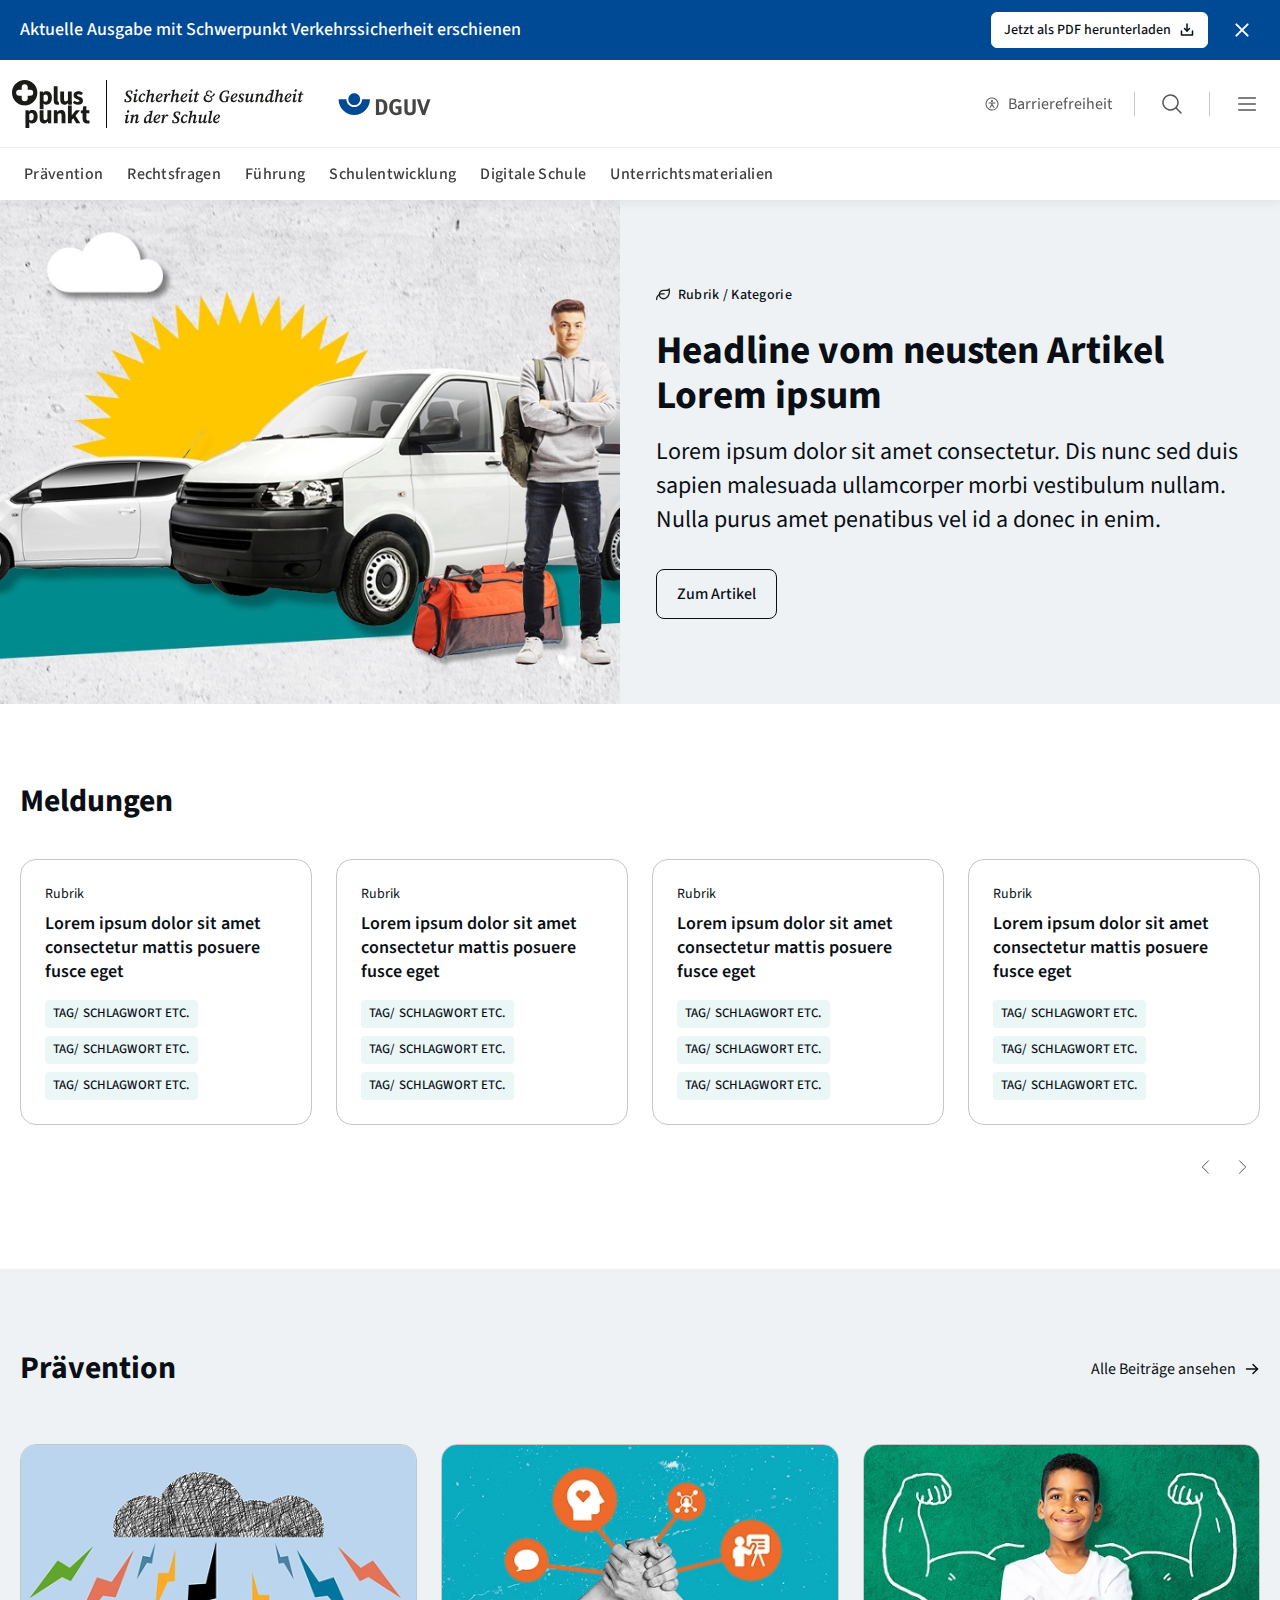
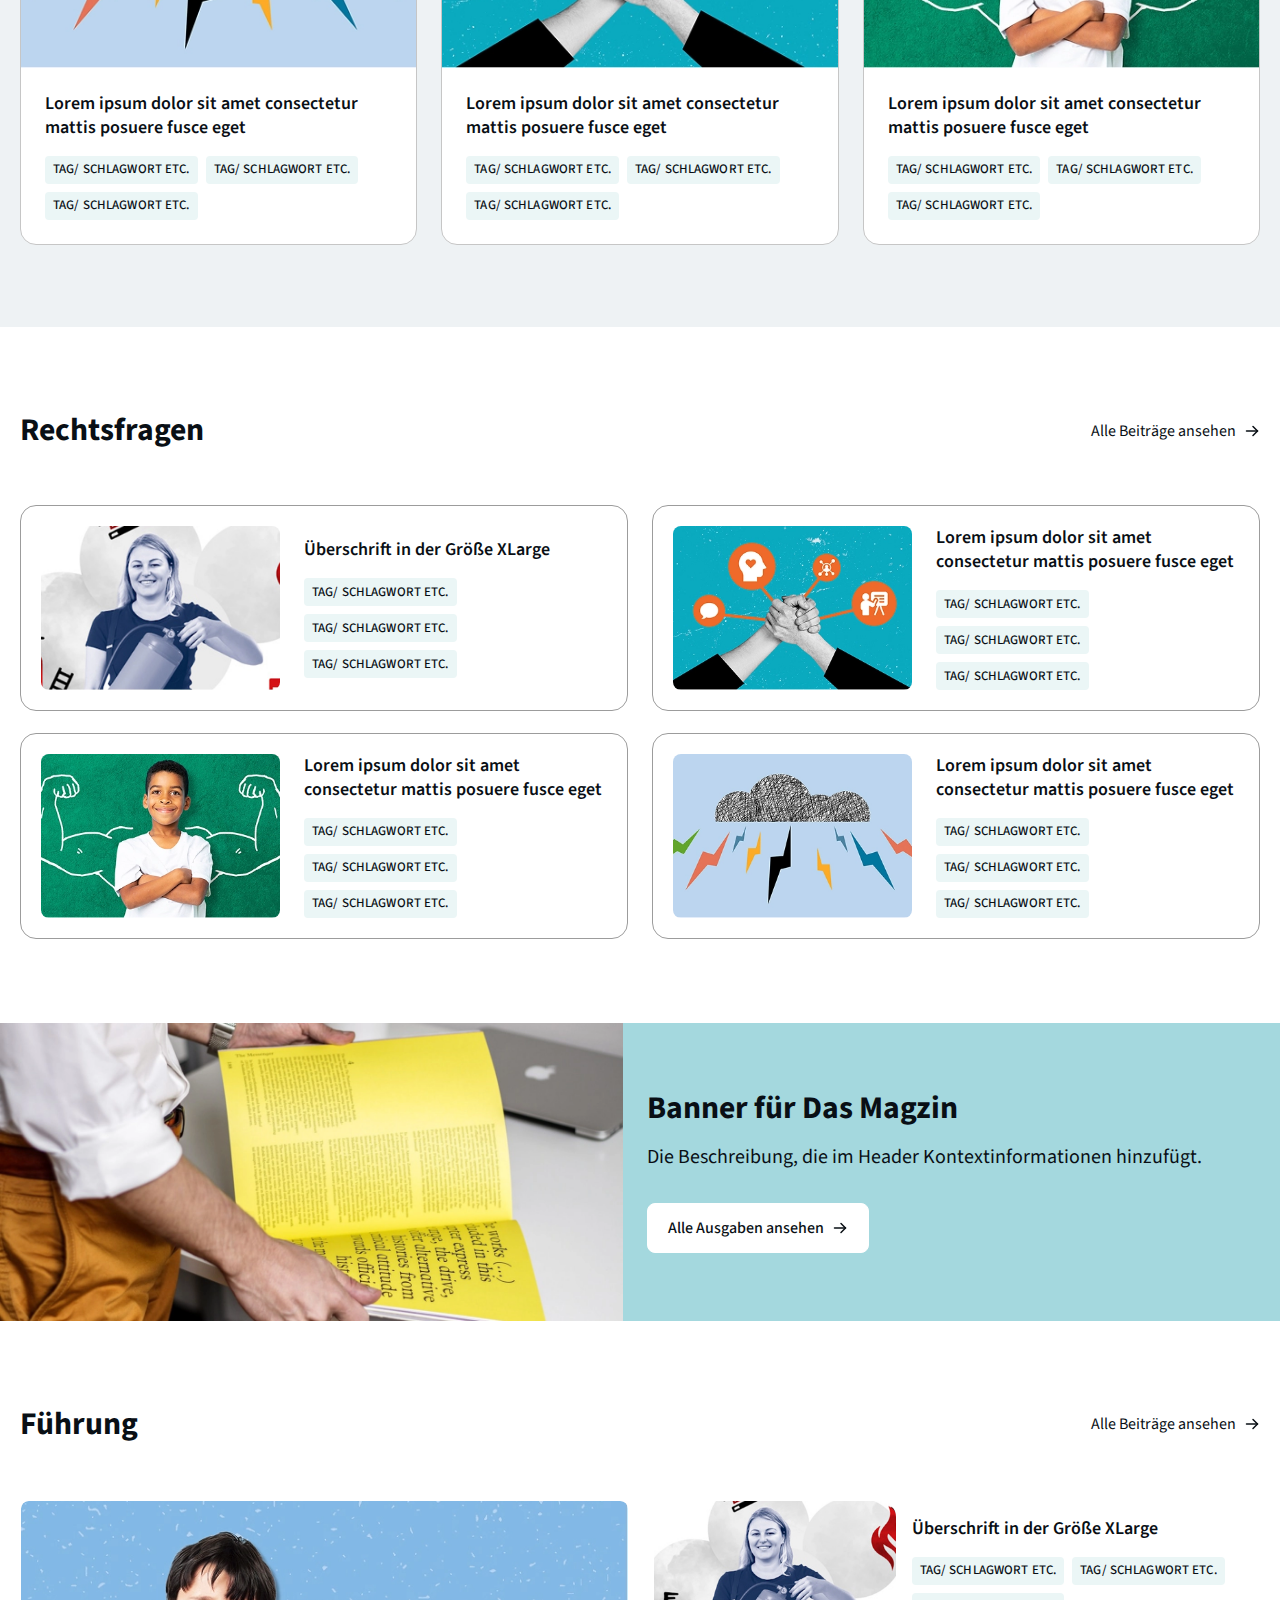
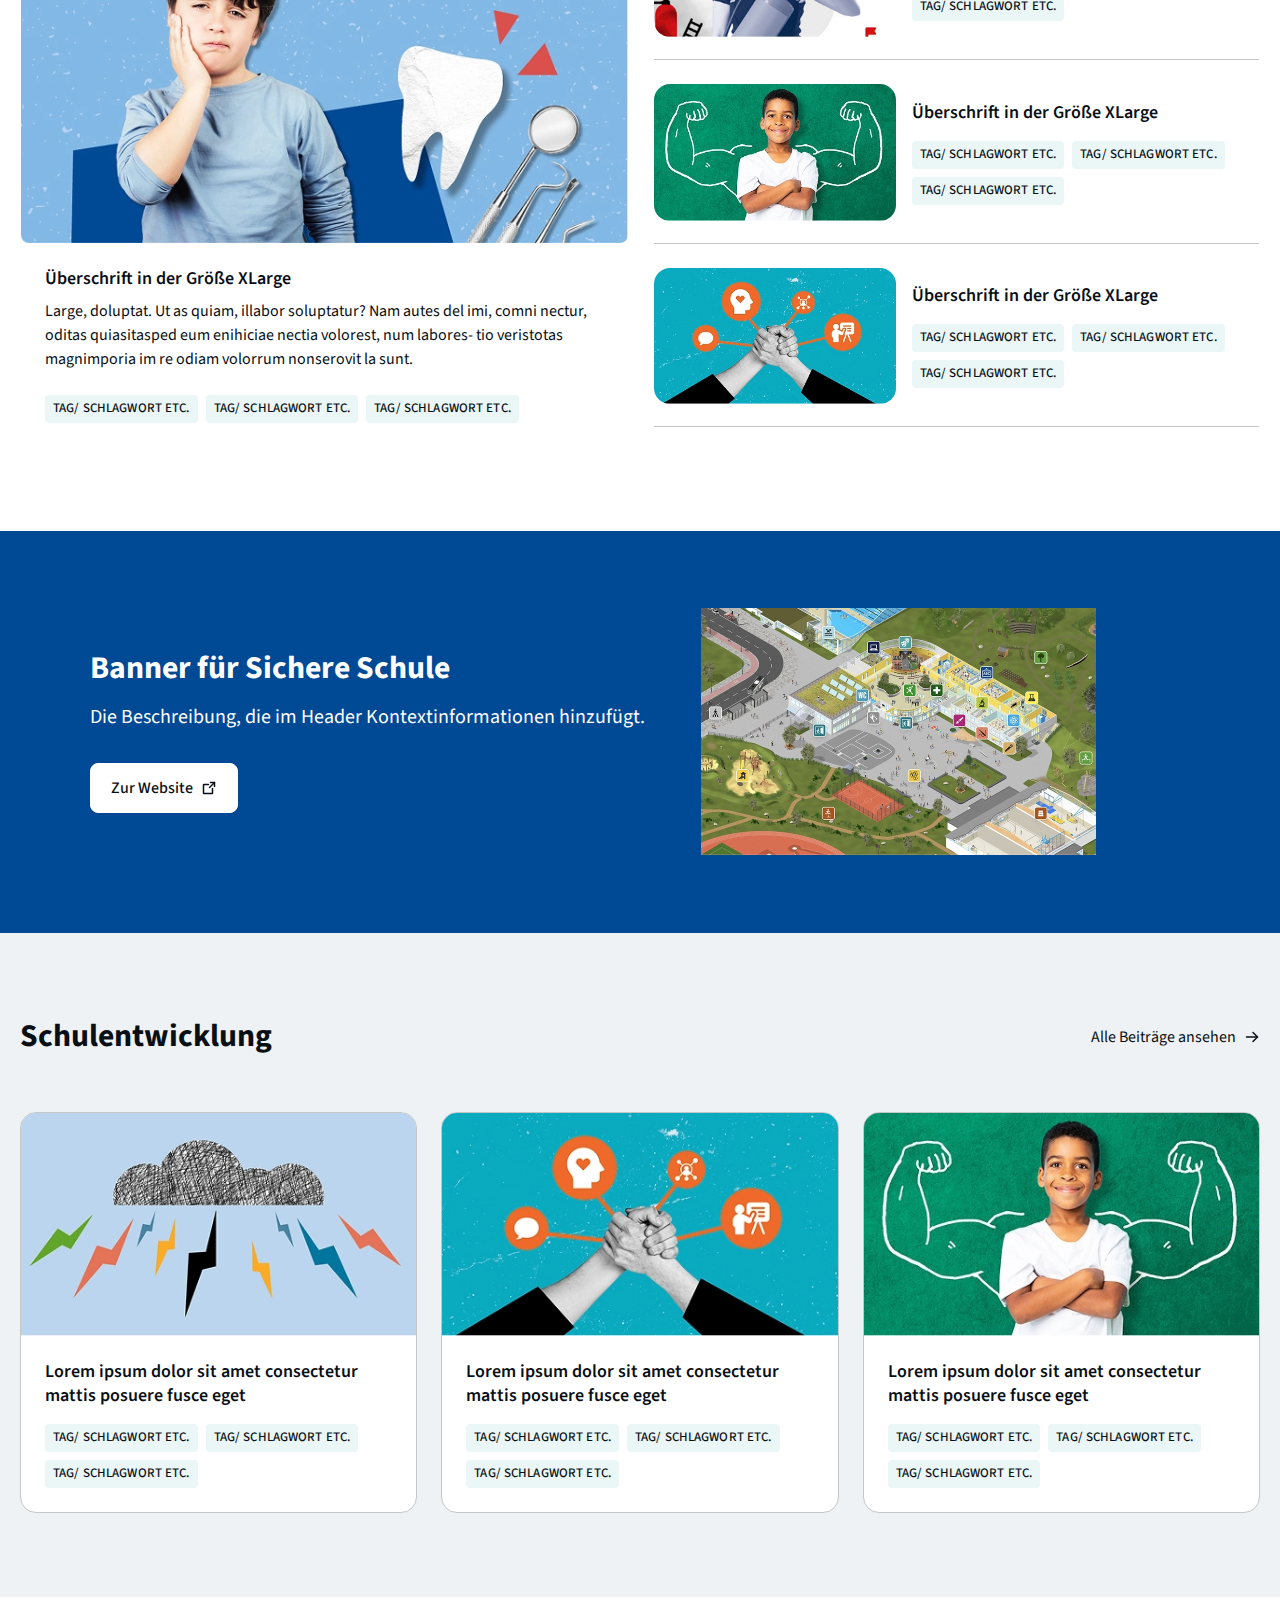
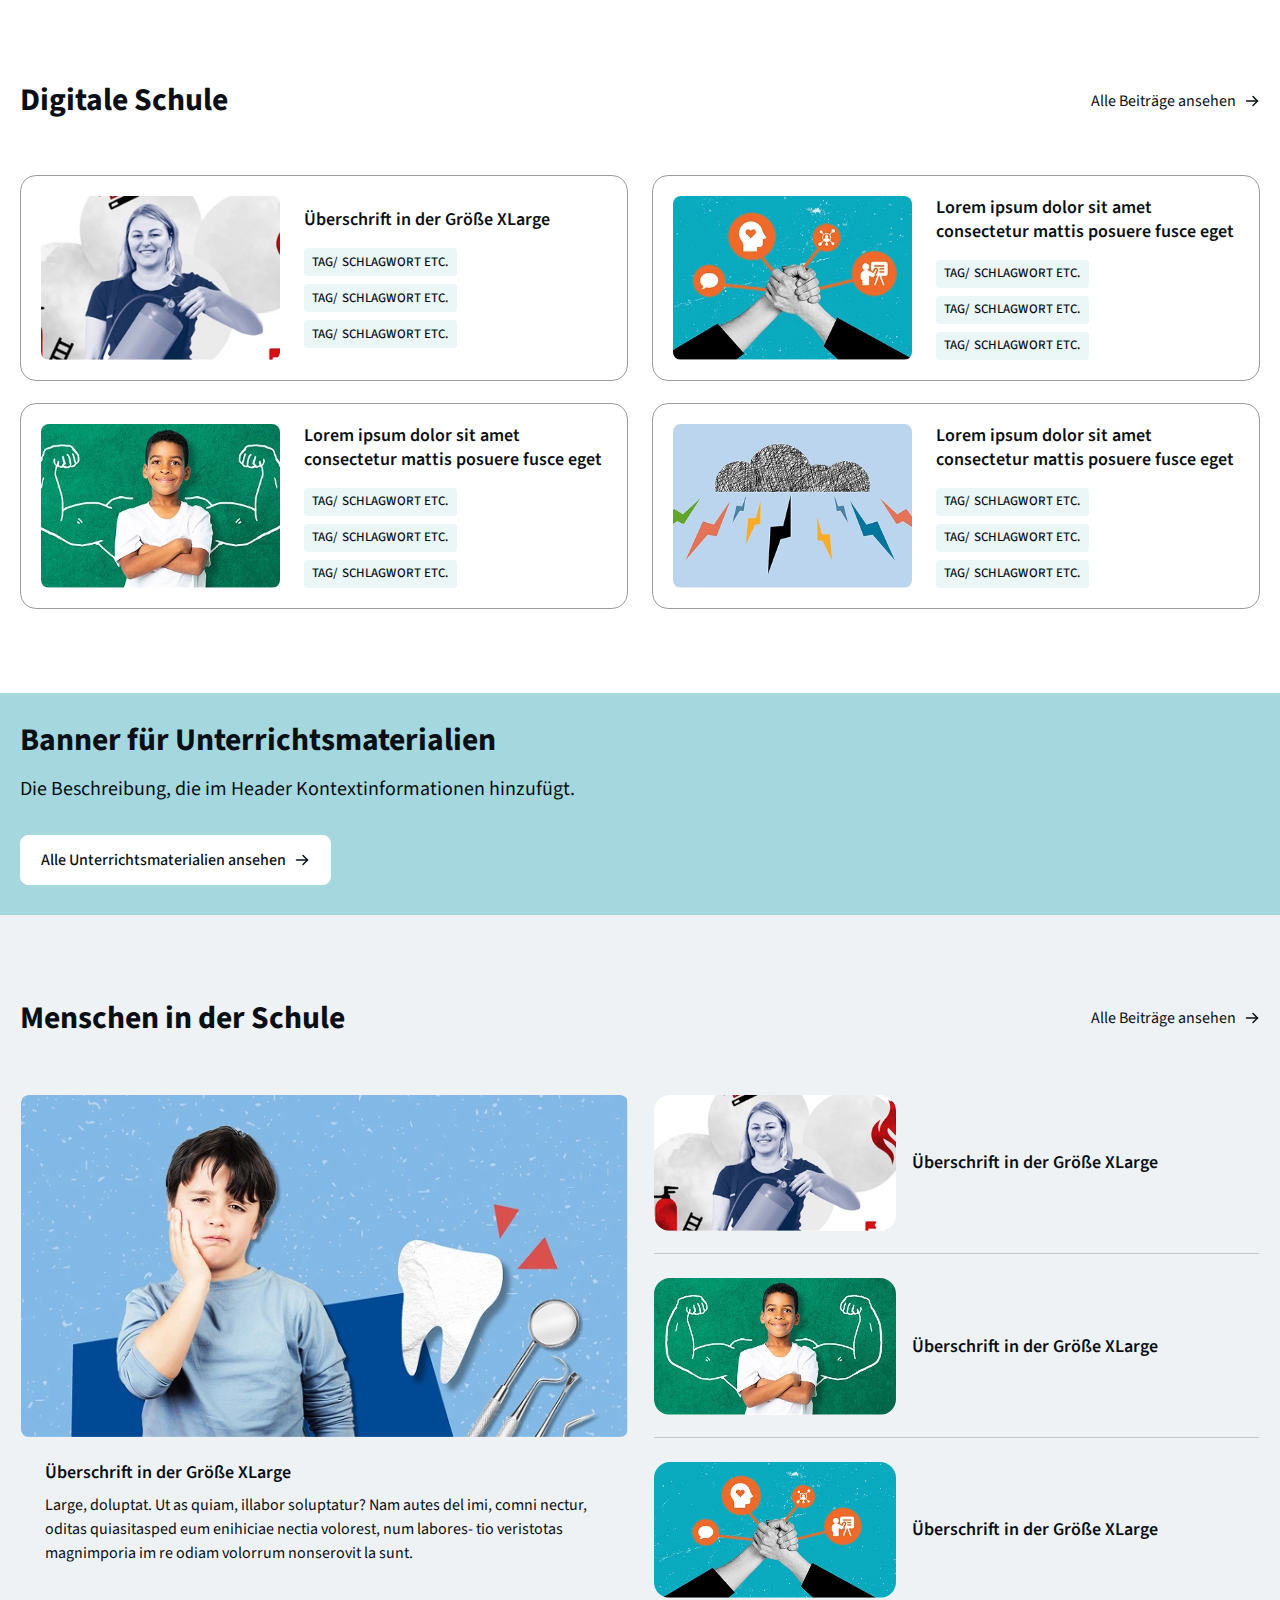
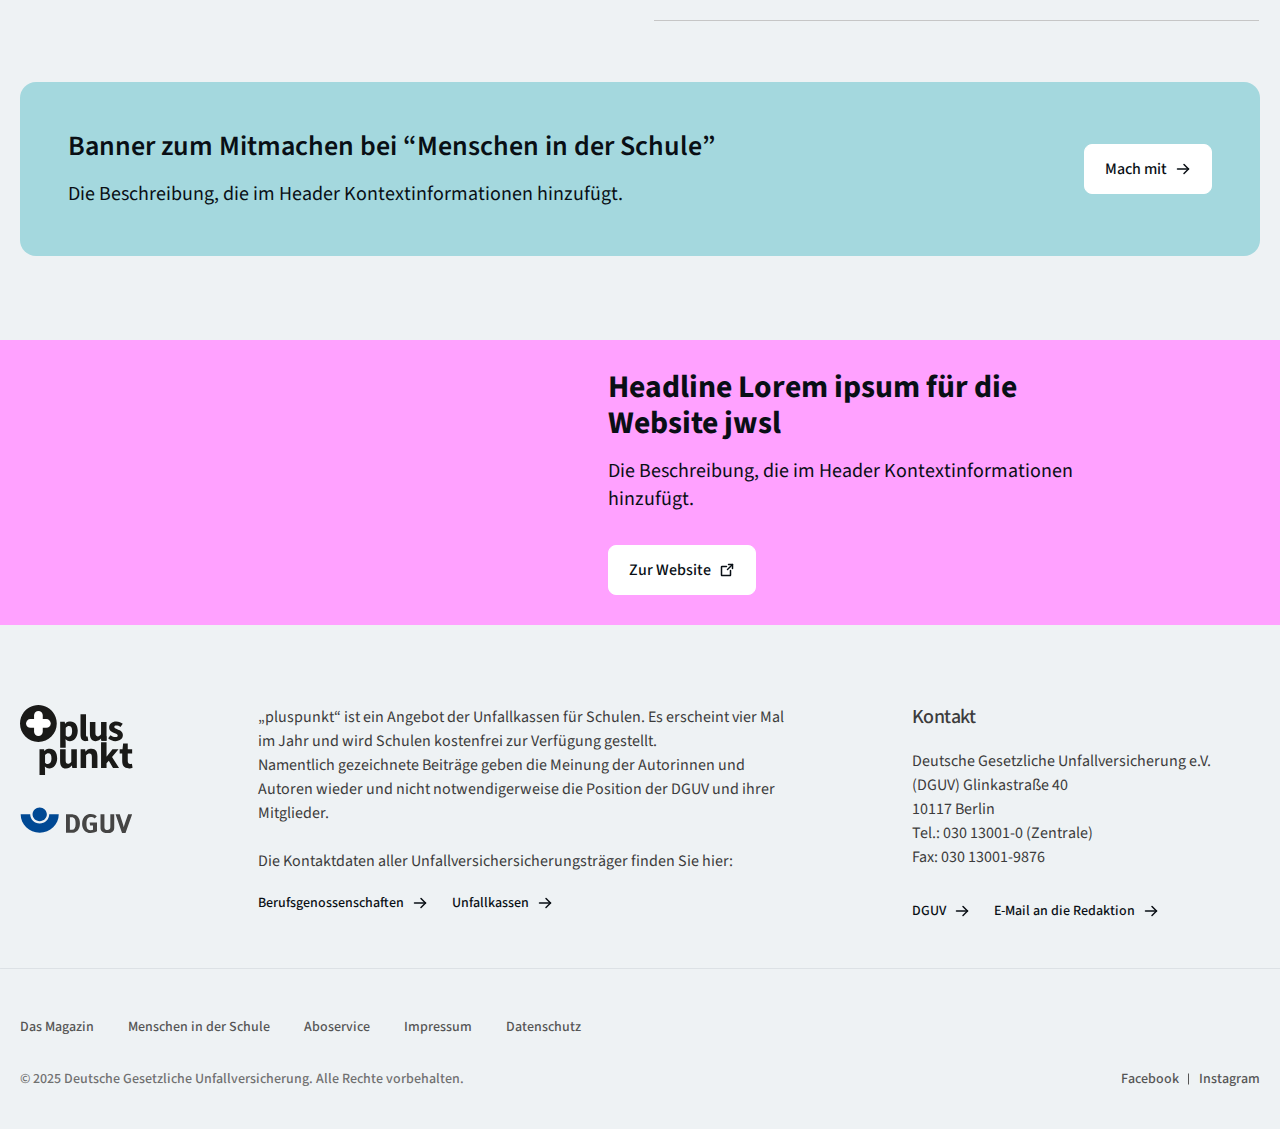
<file: index.html>
<!doctype html>
<html lang="de">
	<head>
		<meta charset="UTF-8">
		<meta name="viewport" content="width=device-width, initial-scale=1.0">
		<link rel="preload" href="./assets/fonts/SourceSans3-SemiBold.woff2" as="font" type="font/woff2" defer>
		<link rel="preload" href="./assets/fonts/SourceSans3-Regular.woff2" as="font" type="font/woff2" defer>
		<link rel="preload" href="./assets/fonts/SourceSans3-Medium.woff2" as="font" type="font/woff2" defer>
		<link rel="preload" href="./assets/fonts/SourceSans3-Bold.woff2" as="font" type="font/woff2" defer>
		<link rel="shortcut icon" href="./assets/img/favicon.ico">
		<title>Home Page</title>
		<script defer src="./js/app.min.js?v=1762848361853"></script>
		<link rel="stylesheet" defer href="./css/app.min.css?v=1762848361853">
	</head>
	<body>
		<div class="wrapper">
			<header class="header">
				<div class="header__top">
					<div class="header__top-inner">
						<div class="header__top-body">
							<div class="header__top-text">Aktuelle Ausgabe mit Schwerpunkt Verkehrssicherheit erschienen</div>
							<a href="#" class="header__top-btn button button--small">
								<span>Jetzt als PDF herunterladen</span>
								<svg width="16" height="16" viewbox="0 0 16 16" fill="none" xmlns="http://www.w3.org/2000/svg">
									<path d="M8 9V2" stroke="currentColor" stroke-width="1.5" stroke-linecap="round" stroke-linejoin="round"></path>
									<path d="M13.5 9V13H2.5V9" stroke="currentColor" stroke-width="1.5" stroke-linecap="round" stroke-linejoin="round"></path>
									<path d="M10.5 6.5L8 9L5.5 6.5" stroke="currentColor" stroke-width="1.5" stroke-linecap="round" stroke-linejoin="round"></path>
								</svg>
							</a>
						</div>
						<button type="button" class="header__top-close">
							<svg width="20" height="20" viewbox="0 0 20 20" fill="none" xmlns="http://www.w3.org/2000/svg">
								<path d="M15.625 4.375L4.375 15.625" stroke="currentColor" stroke-width="2" stroke-linecap="round" stroke-linejoin="round"></path>
								<path d="M15.625 15.625L4.375 4.375" stroke="currentColor" stroke-width="2" stroke-linecap="round" stroke-linejoin="round"></path>
							</svg>
						</button>
					</div>
				</div>
				<div class="header__container">
					<div class="header__body">
						<div class="header__left">
							<div class="header__sublogo">
								<img src="./assets/img/plusPunkt.svg" alt="Image" loading="lazy">
							</div>
							<div class="header__logo-text mob-hide">
								<img src="./assets/img/logo-text.svg" alt="Image" loading="lazy">
							</div>
							<a href="https://dguv.de/de/index.jsp" target="_blank" class="header__logo">
								<img src="./assets/img/logo.svg" alt="Image" loading="lazy">
							</a>
						</div>
						<div class="header__actions">
							<button type="button" class="header__action" data-menu="accessible" data-menu-click="">
								<span class="header__action-icon header__action-icon--small">
									<svg width="24" height="24" viewbox="0 0 24 24" fill="none" xmlns="http://www.w3.org/2000/svg">
										<path d="M12 2.25C10.0716 2.25 8.18657 2.82183 6.58319 3.89317C4.97982 4.96451 3.73013 6.48726 2.99218 8.26884C2.25422 10.0504 2.06114 12.0108 2.43735 13.9021C2.81355 15.7934 3.74215 17.5307 5.10571 18.8943C6.46928 20.2579 8.20656 21.1865 10.0979 21.5627C11.9892 21.9389 13.9496 21.7458 15.7312 21.0078C17.5127 20.2699 19.0355 19.0202 20.1068 17.4168C21.1782 15.8134 21.75 13.9284 21.75 12C21.7473 9.41498 20.7192 6.93661 18.8913 5.10872C17.0634 3.28084 14.585 2.25273 12 2.25ZM12 20.25C10.3683 20.25 8.77326 19.7661 7.41655 18.8596C6.05984 17.9531 5.00242 16.6646 4.378 15.1571C3.75358 13.6496 3.5902 11.9908 3.90853 10.3905C4.22685 8.79016 5.01259 7.32015 6.16637 6.16637C7.32016 5.01259 8.79017 4.22685 10.3905 3.90852C11.9909 3.59019 13.6497 3.75357 15.1571 4.37799C16.6646 5.00242 17.9531 6.05984 18.8596 7.41655C19.7661 8.77325 20.25 10.3683 20.25 12C20.2475 14.1873 19.3775 16.2843 17.8309 17.8309C16.2843 19.3775 14.1873 20.2475 12 20.25ZM10.5 7.5C10.5 7.20333 10.588 6.91332 10.7528 6.66665C10.9176 6.41997 11.1519 6.22771 11.426 6.11418C11.7001 6.00065 12.0017 5.97094 12.2926 6.02882C12.5836 6.0867 12.8509 6.22956 13.0607 6.43934C13.2704 6.64912 13.4133 6.91639 13.4712 7.20736C13.5291 7.49834 13.4994 7.79994 13.3858 8.07403C13.2723 8.34811 13.08 8.58238 12.8334 8.7472C12.5867 8.91203 12.2967 9 12 9C11.6022 9 11.2206 8.84196 10.9393 8.56066C10.658 8.27936 10.5 7.89782 10.5 7.5ZM17.25 10.5C17.25 10.6989 17.171 10.8897 17.0303 11.0303C16.8897 11.171 16.6989 11.25 16.5 11.25H12.75V12.5231L15.6244 16.8356C15.7348 17.0012 15.7749 17.2039 15.7358 17.399C15.6968 17.5942 15.5818 17.7659 15.4163 17.8762C15.2507 17.9866 15.048 18.0267 14.8528 17.9877C14.6577 17.9487 14.486 17.8337 14.3756 17.6681L12 14.1056L9.62438 17.6681C9.56972 17.7501 9.49944 17.8205 9.41756 17.8754C9.33568 17.9302 9.2438 17.9684 9.14717 17.9877C8.95202 18.0267 8.74935 17.9866 8.58375 17.8762C8.41816 17.7659 8.3032 17.5942 8.26417 17.399C8.22514 17.2039 8.26523 17.0012 8.37563 16.8356L11.25 12.5231V11.25H7.5C7.30109 11.25 7.11033 11.171 6.96967 11.0303C6.82902 10.8897 6.75 10.6989 6.75 10.5C6.75 10.3011 6.82902 10.1103 6.96967 9.96967C7.11033 9.82902 7.30109 9.75 7.5 9.75H16.5C16.6989 9.75 16.8897 9.82902 17.0303 9.96967C17.171 10.1103 17.25 10.3011 17.25 10.5Z" fill="currentColor"></path>
									</svg>
								</span>
								<span class="header__action-text mob-hide">Barrierefreiheit</span>
							</button>
							<button type="button" class="header__action mob-hide" data-menu="search" data-menu-click="">
								<span class="header__action-icon">
									<svg width="24" height="24" viewbox="0 0 24 24" fill="none" xmlns="http://www.w3.org/2000/svg">
										<path d="M21.5306 20.4694L16.8365 15.7762C18.1971 14.1428 18.8755 12.0478 18.7307 9.92694C18.5859 7.80607 17.629 5.82268 16.0591 4.38935C14.4892 2.95602 12.4271 2.18311 10.3019 2.23141C8.17663 2.27971 6.15181 3.1455 4.64864 4.64867C3.14547 6.15184 2.27968 8.17666 2.23138 10.3019C2.18308 12.4272 2.95599 14.4892 4.38932 16.0591C5.82265 17.629 7.80604 18.5859 9.92691 18.7307C12.0478 18.8755 14.1428 18.1971 15.7762 16.8366L20.4693 21.5306C20.539 21.6003 20.6218 21.6556 20.7128 21.6933C20.8038 21.731 20.9014 21.7504 21 21.7504C21.0985 21.7504 21.1961 21.731 21.2871 21.6933C21.3782 21.6556 21.4609 21.6003 21.5306 21.5306C21.6003 21.4609 21.6556 21.3782 21.6933 21.2872C21.731 21.1961 21.7504 21.0985 21.7504 21C21.7504 20.9015 21.731 20.8039 21.6933 20.7128C21.6556 20.6218 21.6003 20.5391 21.5306 20.4694ZM3.74997 10.5C3.74997 9.16498 4.14585 7.85993 4.88755 6.7499C5.62925 5.63987 6.68345 4.7747 7.91686 4.26381C9.15026 3.75292 10.5075 3.61925 11.8168 3.8797C13.1262 4.14015 14.3289 4.78302 15.2729 5.72703C16.2169 6.67103 16.8598 7.87377 17.1203 9.18314C17.3807 10.4925 17.247 11.8497 16.7362 13.0831C16.2253 14.3165 15.3601 15.3707 14.2501 16.1124C13.14 16.8541 11.835 17.25 10.5 17.25C8.71037 17.248 6.99463 16.5362 5.72919 15.2708C4.46375 14.0053 3.75195 12.2896 3.74997 10.5Z" fill="currentColor"></path>
									</svg>
								</span>
							</button>
							<button type="button" class="header__action btn-menu" data-menu="menu" data-menu-click="">
								<span class="btn-menu__icon-pc">
									<svg width="24" height="24" viewbox="0 0 24 24" fill="none" xmlns="http://www.w3.org/2000/svg">
										<path d="M21 12C21 12.1989 20.921 12.3897 20.7803 12.5303C20.6397 12.671 20.4489 12.75 20.25 12.75H3.75C3.55109 12.75 3.36032 12.671 3.21967 12.5303C3.07902 12.3897 3 12.1989 3 12C3 11.8011 3.07902 11.6103 3.21967 11.4697C3.36032 11.329 3.55109 11.25 3.75 11.25H20.25C20.4489 11.25 20.6397 11.329 20.7803 11.4697C20.921 11.6103 21 11.8011 21 12ZM3.75 6.75H20.25C20.4489 6.75 20.6397 6.67098 20.7803 6.53033C20.921 6.38968 21 6.19891 21 6C21 5.80109 20.921 5.61032 20.7803 5.46967C20.6397 5.32902 20.4489 5.25 20.25 5.25H3.75C3.55109 5.25 3.36032 5.32902 3.21967 5.46967C3.07902 5.61032 3 5.80109 3 6C3 6.19891 3.07902 6.38968 3.21967 6.53033C3.36032 6.67098 3.55109 6.75 3.75 6.75ZM20.25 17.25H3.75C3.55109 17.25 3.36032 17.329 3.21967 17.4697C3.07902 17.6103 3 17.8011 3 18C3 18.1989 3.07902 18.3897 3.21967 18.5303C3.36032 18.671 3.55109 18.75 3.75 18.75H20.25C20.4489 18.75 20.6397 18.671 20.7803 18.5303C20.921 18.3897 21 18.1989 21 18C21 17.8011 20.921 17.6103 20.7803 17.4697C20.6397 17.329 20.4489 17.25 20.25 17.25Z" fill="currentColor"></path>
									</svg>
								</span>
								<span class="btn-menu__icon-mob">
									<svg width="26" height="19" viewbox="0 0 26 19" fill="none" xmlns="http://www.w3.org/2000/svg">
										<path d="M15.3047 17.1758C15.7781 17.176 16.1709 17.5686 16.1709 18.042C16.1707 18.5499 15.778 18.908 15.3047 18.9082H0.866211C0.358163 18.9082 0.000187139 18.55 0 18.042C0 17.5684 0.35803 17.1758 0.866211 17.1758H15.3047ZM15.0391 0C19.197 0.00022763 22.5469 3.39601 22.5469 7.50781C22.5469 9.27498 21.9344 10.9036 20.918 12.1973L25.7578 17.002C26.0811 17.3599 26.081 17.9031 25.7578 18.2266C25.3998 18.5846 24.8566 18.5846 24.5332 18.2266L19.6934 13.4219V13.4336C18.3883 14.4498 16.7713 15.0273 15.0391 15.0273C10.8925 15.0273 7.53137 11.666 7.53125 7.51953C7.53125 3.37294 10.8809 0 15.0391 0ZM17.9258 2.5293C16.1241 1.47854 13.9184 1.4785 12.1514 2.5293C10.3495 3.58038 9.26367 5.45184 9.26367 7.50781C9.26369 9.56377 10.3495 11.481 12.1514 12.5205C13.9185 13.5714 16.124 13.5714 17.9258 12.5205C19.693 11.4694 20.8135 9.59842 20.8135 7.50781C20.8135 5.45184 19.693 3.56883 17.9258 2.5293ZM6.33008 11.4004C6.65346 12.0355 7.08059 12.6247 7.57715 13.1328H0.866211C0.358101 13.1328 9.96059e-05 12.7747 0 12.2666C0 11.7931 0.35803 11.4004 0.866211 11.4004H6.33008ZM5.83301 5.625C5.65977 6.17938 5.54425 6.75684 5.49805 7.35742H0.866211C0.358038 7.35739 1.20516e-05 6.99939 0 6.49121C0 6.01767 0.35803 5.62504 0.866211 5.625H5.83301Z" fill="currentColor"></path>
									</svg>
								</span>
							</button>
						</div>
					</div>
					<nav class="header__nav">
						<ul class="header__nav-list">
							<li class="header__nav-item">
								<a href="#" class="header__nav-link link">Prävention</a>
							</li>
							<li class="header__nav-item">
								<a href="#" class="header__nav-link link">Rechtsfragen</a>
							</li>
							<li class="header__nav-item">
								<a href="#" class="header__nav-link link">Führung</a>
							</li>
							<li class="header__nav-item">
								<a href="#" class="header__nav-link link">Schulentwicklung</a>
							</li>
							<li class="header__nav-item">
								<a href="#" class="header__nav-link link">Digitale Schule</a>
							</li>
							<li class="header__nav-item">
								<a href="#" class="header__nav-link link">Unterrichtsmaterialien</a>
							</li>
						</ul>
					</nav>
				</div>
				<div class="accessible-block" data-menu-target="accessible">
					<div class="accessible-block__container">
						<div class="accessible-block__body">
							<div class="accessible-block__head">
								<button type="button" class="accessible-block__close" data-menu-close="">
									<svg width="20" height="20" viewbox="0 0 20 20" fill="none" xmlns="http://www.w3.org/2000/svg">
										<path d="M15.625 4.375L4.375 15.625" stroke="currentColor" stroke-width="2" stroke-linecap="round" stroke-linejoin="round"></path>
										<path d="M15.625 15.625L4.375 4.375" stroke="currentColor" stroke-width="2" stroke-linecap="round" stroke-linejoin="round"></path>
									</svg>
								</button>
							</div>
							<div class="accessible-block__title">Barrierefreiheit</div>
							<ul class="accessible-block__list">
								<li class="accessible-block__item">
									<a href="#" class="accessible-block__link link">Erklärung zur Barrierefreiheit</a>
								</li>
								<li class="accessible-block__item">
									<a href="#" class="accessible-block__link link">Leichte Sprache</a>
								</li>
								<li class="accessible-block__item">
									<a href="#" class="accessible-block__link link">Informationen in Deutscher Gebärdensprache (DGS)</a>
								</li>
								<li class="accessible-block__item">
									<a href="#" class="accessible-block__link link">Kontakt zur Ansprechperson</a>
								</li>
								<li class="accessible-block__item">
									<a href="#" class="accessible-block__link link">Barriere melden</a>
								</li>
							</ul>
						</div>
					</div>
				</div>
				<div class="search-block" data-menu-target="search">
					<div class="search-block__inner">
						<div class="search-block__container">
							<div class="search-block__head">
								<button type="button" class="search-block__close" data-menu-close="">
									<svg width="20" height="20" viewbox="0 0 20 20" fill="none" xmlns="http://www.w3.org/2000/svg">
										<path d="M15.625 4.375L4.375 15.625" stroke="currentColor" stroke-width="2" stroke-linecap="round" stroke-linejoin="round"></path>
										<path d="M15.625 15.625L4.375 4.375" stroke="currentColor" stroke-width="2" stroke-linecap="round" stroke-linejoin="round"></path>
									</svg>
								</button>
							</div>
							<div class="search-block__body">
								<div class="search-block__block">
									<div class="search-block__title">Suche</div>
									<div class="search-block__field input-field">
										<input type="text" name="search" placeholder="Text" class="input-field__input input input--icon">
										<button type="button" class="input-field__icon">
											<svg width="16" height="16" viewbox="0 0 16 16" fill="none" xmlns="http://www.w3.org/2000/svg">
												<path d="M7 12C9.76142 12 12 9.76142 12 7C12 4.23858 9.76142 2 7 2C4.23858 2 2 4.23858 2 7C2 9.76142 4.23858 12 7 12Z" stroke="currentColor" stroke-linecap="round" stroke-linejoin="round"></path>
												<path d="M10.5356 10.5356L14 14" stroke="currentColor" stroke-linecap="round" stroke-linejoin="round"></path>
											</svg>
										</button>
									</div>
								</div>
								<div class="search-block__info">
									<div class="search-block__subtitle">Beliebte thematische Schlagworte:</div>
									<div class="search-block__tags tags">
										<a href="#" class="tags__btn">Tag/ Schlagwort etc.</a>
										<a href="#" class="tags__btn">Tag/ Schlagwort etc.</a>
										<a href="#" class="tags__btn">Tag/ Schlagwort etc.</a>
										<a href="#" class="tags__btn">Tag/ Schlagwort etc.</a>
										<a href="#" class="tags__btn">Tag/ Schlagwort etc.</a>
										<a href="#" class="tags__btn">Tag/ Schlagwort etc.</a>
										<a href="#" class="tags__btn">Tag/ Schlagwort etc.</a>
										<a href="#" class="tags__btn">Tag/ Schlagwort etc.</a>
									</div>
								</div>
							</div>
						</div>
					</div>
				</div>
				<div class="menu" data-menu-target="menu">
					<div class="menu__container">
						<div class="menu__head">
							<div class="menu__left">
								<div class="menu__sublogo">
									<img src="./assets/img/plusPunkt.svg" alt="Image" loading="lazy">
								</div>
								<div class="menu__logo-text mob-hide">
									<img src="./assets/img/logo-text.svg" alt="Image" loading="lazy">
								</div>
								<a href="https://dguv.de/de/index.jsp" class="menu__logo">
									<img src="./assets/img/logo.svg" alt="Image" loading="lazy">
								</a>
							</div>
							<button type="button" class="menu__close" data-menu-close="">
								<svg width="20" height="20" viewbox="0 0 20 20" fill="none" xmlns="http://www.w3.org/2000/svg">
									<path d="M15.625 4.375L4.375 15.625" stroke="currentColor" stroke-width="2" stroke-linecap="round" stroke-linejoin="round"></path>
									<path d="M15.625 15.625L4.375 4.375" stroke="currentColor" stroke-width="2" stroke-linecap="round" stroke-linejoin="round"></path>
								</svg>
							</button>
						</div>
						<div class="menu__search input-field">
							<input type="text" name="search" placeholder="Text" class="input-field__input input input--icon">
							<button type="button" class="input-field__icon">
								<svg width="16" height="16" viewbox="0 0 16 16" fill="none" xmlns="http://www.w3.org/2000/svg">
									<path d="M7 12C9.76142 12 12 9.76142 12 7C12 4.23858 9.76142 2 7 2C4.23858 2 2 4.23858 2 7C2 9.76142 4.23858 12 7 12Z" stroke="currentColor" stroke-linecap="round" stroke-linejoin="round"></path>
									<path d="M10.5356 10.5356L14 14" stroke="currentColor" stroke-linecap="round" stroke-linejoin="round"></path>
								</svg>
							</button>
						</div>
						<nav class="menu__body">
							<ul class="menu__list">
								<li class="menu__item">
									<a href="#" class="menu__link link">
										<svg width="16" height="16" viewbox="0 0 16 16" fill="none" xmlns="http://www.w3.org/2000/svg">
											<path d="M13.5 7V3.5C13.5 3.36739 13.4473 3.24021 13.3536 3.14645C13.2598 3.05268 13.1326 3 13 3H3C2.86739 3 2.74021 3.05268 2.64645 3.14645C2.55268 3.24021 2.5 3.36739 2.5 3.5V7C2.5 13 8 14.5 8 14.5C8 14.5 13.5 13 13.5 7Z" stroke="currentColor" stroke-width="1.5" stroke-linecap="round" stroke-linejoin="round"></path>
											<path d="M5.5 8.5L7 10L10.5 6.5" stroke="currentColor" stroke-width="1.5" stroke-linecap="round" stroke-linejoin="round"></path>
										</svg>
										<span>Prävention</span>
									</a>
								</li>
								<li class="menu__item">
									<a href="#" class="menu__link link">
										<svg width="16" height="16" viewbox="0 0 16 16" fill="none" xmlns="http://www.w3.org/2000/svg">
											<path d="M8 2.5V13.5" stroke="currentColor" stroke-width="1.5" stroke-linecap="round" stroke-linejoin="round"></path>
											<path d="M6.5 13.5H9.5" stroke="currentColor" stroke-width="1.5" stroke-linecap="round" stroke-linejoin="round"></path>
											<path d="M3.5 5.5L12.5 3.5" stroke="#343330" stroke-width="1.5" stroke-linecap="round" stroke-linejoin="round"></path>
											<path d="M1.5 10.5C1.5 11.6044 2.75 12 3.5 12C4.25 12 5.5 11.6044 5.5 10.5L3.5 5.5L1.5 10.5Z" stroke="currentColor" stroke-width="1.5" stroke-linecap="round" stroke-linejoin="round"></path>
											<path d="M10.5 8.5C10.5 9.60438 11.75 10 12.5 10C13.25 10 14.5 9.60438 14.5 8.5L12.5 3.5L10.5 8.5Z" stroke="currentColor" stroke-width="1.5" stroke-linecap="round" stroke-linejoin="round"></path>
										</svg>
										<span>Rechtsfragen</span>
									</a>
								</li>
								<li class="menu__item">
									<a href="#" class="menu__link link">
										<svg width="16" height="16" viewbox="0 0 16 16" fill="none" xmlns="http://www.w3.org/2000/svg">
											<path d="M12 7.5C12.5822 7.49956 13.1566 7.63492 13.6773 7.8953C14.1981 8.15569 14.651 8.53394 15 9" stroke="currentColor" stroke-width="1.5" stroke-linecap="round" stroke-linejoin="round"></path>
											<path d="M1 9C1.349 8.53394 1.80187 8.15569 2.32265 7.8953C2.84343 7.63492 3.41775 7.49956 4 7.5" stroke="currentColor" stroke-width="1.5" stroke-linecap="round" stroke-linejoin="round"></path>
											<path d="M8 11.5C9.38071 11.5 10.5 10.3807 10.5 9C10.5 7.61929 9.38071 6.5 8 6.5C6.61929 6.5 5.5 7.61929 5.5 9C5.5 10.3807 6.61929 11.5 8 11.5Z" stroke="currentColor" stroke-width="1.5" stroke-linecap="round" stroke-linejoin="round"></path>
											<path d="M4.5 13.5C4.85893 12.8909 5.3706 12.386 5.98444 12.0353C6.59827 11.6845 7.29302 11.5 8 11.5C8.70698 11.5 9.40173 11.6845 10.0156 12.0353C10.6294 12.386 11.1411 12.8909 11.5 13.5" stroke="currentColor" stroke-width="1.5" stroke-linecap="round" stroke-linejoin="round"></path>
											<path d="M10.0625 5C10.156 4.63785 10.3492 4.30918 10.6201 4.05131C10.891 3.79345 11.2288 3.61672 11.5952 3.5412C11.9615 3.46567 12.3416 3.49439 12.6925 3.62407C13.0433 3.75376 13.3507 3.97922 13.5798 4.27486C13.8089 4.57049 13.9506 4.92445 13.9886 5.29653C14.0267 5.66862 13.9596 6.04392 13.7951 6.37981C13.6305 6.7157 13.3751 6.99872 13.0578 7.19673C12.7405 7.39475 12.374 7.49981 12 7.5" stroke="currentColor" stroke-width="1.5" stroke-linecap="round" stroke-linejoin="round"></path>
											<path d="M3.99997 7.5C3.62594 7.49981 3.25947 7.39475 2.94216 7.19673C2.62485 6.99872 2.36942 6.7157 2.20489 6.37981C2.04035 6.04392 1.9733 5.66862 2.01135 5.29653C2.0494 4.92445 2.19103 4.57049 2.42015 4.27486C2.64926 3.97922 2.95669 3.75376 3.30751 3.62407C3.65833 3.49439 4.03849 3.46567 4.40481 3.5412C4.77113 3.61672 5.10894 3.79345 5.37986 4.05131C5.65078 4.30918 5.84396 4.63785 5.93747 5" stroke="currentColor" stroke-width="1.5" stroke-linecap="round" stroke-linejoin="round"></path>
										</svg>
										<span>Führung</span>
									</a>
								</li>
								<li class="menu__item">
									<a href="#" class="menu__link link">
										<svg width="17" height="16" viewbox="0 0 17 16" fill="none" xmlns="http://www.w3.org/2000/svg">
											<path d="M1.5 13.5H15.5" stroke="currentColor" stroke-width="1.5" stroke-linecap="round" stroke-linejoin="round"></path>
											<path d="M5 5H6" stroke="currentColor" stroke-width="1.5" stroke-linecap="round" stroke-linejoin="round"></path>
											<path d="M8 5H9" stroke="currentColor" stroke-width="1.5" stroke-linecap="round" stroke-linejoin="round"></path>
											<path d="M5 7.5H6" stroke="currentColor" stroke-width="1.5" stroke-linecap="round" stroke-linejoin="round"></path>
											<path d="M8 7.5H9" stroke="currentColor" stroke-width="1.5" stroke-linecap="round" stroke-linejoin="round"></path>
											<path d="M5.5 13.5V10H8.5V13.5" stroke="currentColor" stroke-width="1.5" stroke-linecap="round" stroke-linejoin="round"></path>
											<path d="M3 2.5V13.5" stroke="currentColor" stroke-width="1.5" stroke-linecap="round" stroke-linejoin="round"></path>
											<path d="M11 13.5V2.5" stroke="currentColor" stroke-width="1.5" stroke-linecap="round" stroke-linejoin="round"></path>
											<path d="M2.5 2.5H11.5" stroke="currentColor" stroke-width="1.5" stroke-linecap="round" stroke-linejoin="round"></path>
											<path d="M14 13.5V5.5" stroke="currentColor" stroke-width="1.5" stroke-linecap="round" stroke-linejoin="round"></path>
											<path d="M11 5.5H14.5" stroke="currentColor" stroke-width="1.5" stroke-linecap="round" stroke-linejoin="round"></path>
										</svg>
										<span>Schulentwicklung</span>
									</a>
								</li>
								<li class="menu__item">
									<a href="#" class="menu__link link">
										<svg width="16" height="16" viewbox="0 0 16 16" fill="none" xmlns="http://www.w3.org/2000/svg">
											<path d="M2 12.5V3.5C2 3.36739 2.05268 3.24021 2.14645 3.14645C2.24021 3.05268 2.36739 3 2.5 3H13.5C13.6326 3 13.7598 3.05268 13.8536 3.14645C13.9473 3.24021 14 3.36739 14 3.5V8.5" stroke="currentColor" stroke-width="1.5" stroke-linecap="round" stroke-linejoin="round"></path>
											<path d="M1 12.5H15" stroke="currentColor" stroke-width="1.5" stroke-linecap="round" stroke-linejoin="round"></path>
											<path d="M10 12.5V10.5H14V12.5" stroke="currentColor" stroke-width="1.5" stroke-linecap="round" stroke-linejoin="round"></path>
										</svg>
										<span>Digitale Schule</span>
									</a>
								</li>
								<li class="menu__item">
									<a href="#" class="menu__link link">
										<svg width="16" height="16" viewbox="0 0 16 16" fill="none" xmlns="http://www.w3.org/2000/svg">
											<path d="M8 12C8 11.6022 8.15804 11.2206 8.43934 10.9393C8.72064 10.658 9.10218 10.5 9.5 10.5H12.3881C12.7279 10.5001 13.0576 10.3848 13.3233 10.173C13.589 9.96126 13.7749 9.66558 13.8506 9.33437C13.9539 8.87962 14.004 8.41443 14 7.94812C13.9719 4.64687 11.24 1.96687 7.9375 2C6.35706 2.01646 4.84694 2.65586 3.7352 3.7793C2.62347 4.90274 1.99991 6.41947 2 8C2 10.6131 3.67062 12.59 6 13.4131C6.22616 13.4931 6.4682 13.5176 6.70581 13.4847C6.94342 13.4518 7.16967 13.3624 7.36558 13.224C7.56149 13.0855 7.72135 12.9022 7.83174 12.6892C7.94212 12.4762 7.99983 12.2399 8 12Z" stroke="currentColor" stroke-width="1.5" stroke-linecap="round" stroke-linejoin="round"></path>
											<path d="M8 4.1875C8.31066 4.1875 8.5625 4.43934 8.5625 4.75C8.5625 5.06066 8.31066 5.3125 8 5.3125C7.68934 5.3125 7.4375 5.06066 7.4375 4.75C7.4375 4.43934 7.68934 4.1875 8 4.1875Z" fill="currentColor" stroke="currentColor" stroke-width="0.125"></path>
											<path d="M5.25 6.875C5.59518 6.875 5.875 6.59518 5.875 6.25C5.875 5.90482 5.59518 5.625 5.25 5.625C4.90482 5.625 4.625 5.90482 4.625 6.25C4.625 6.59518 4.90482 6.875 5.25 6.875Z" fill="currentColor"></path>
											<path d="M5.25 10.375C5.59518 10.375 5.875 10.0952 5.875 9.75C5.875 9.40482 5.59518 9.125 5.25 9.125C4.90482 9.125 4.625 9.40482 4.625 9.75C4.625 10.0952 4.90482 10.375 5.25 10.375Z" fill="currentColor"></path>
											<path d="M10.75 6.875C11.0952 6.875 11.375 6.59518 11.375 6.25C11.375 5.90482 11.0952 5.625 10.75 5.625C10.4048 5.625 10.125 5.90482 10.125 6.25C10.125 6.59518 10.4048 6.875 10.75 6.875Z" fill="currentColor"></path>
										</svg>
										<span>Unterrichtsmaterialien</span>
									</a>
								</li>
							</ul>
							<ul class="menu__list">
								<li class="menu__item">
									<a href="#" class="menu__link link">Menschen in der Schule</a>
								</li>
								<li class="menu__item">
									<a href="#" class="menu__link link">Das Magazin</a>
								</li>
							</ul>
							<div class="menu__info">
								<div class="menu__text">Beliebte thematische Schlagworte:</div>
								<div class="menu__tags tags">
									<a href="#" class="tags__btn">Tag/ Schlagwort etc.</a>
									<a href="#" class="tags__btn">Tag/ Schlagwort etc.</a>
									<a href="#" class="tags__btn">Tag/ Schlagwort etc.</a>
									<a href="#" class="tags__btn">Tag/ Schlagwort etc.</a>
									<a href="#" class="tags__btn">Tag/ Schlagwort etc.</a>
									<a href="#" class="tags__btn">Tag/ Schlagwort etc.</a>
									<a href="#" class="tags__btn">Tag/ Schlagwort etc.</a>
									<a href="#" class="tags__btn">Tag/ Schlagwort etc.</a>
								</div>
							</div>
						</nav>
						<div class="menu__bottom">
							<nav class="menu__nav">
								<ul class="menu__nav-list">
									<li class="menu__nav-item">
										<a href="#" class="menu__nav-link">Aboservice</a>
									</li>
									<li class="menu__nav-item">
										<a href="#" class="menu__nav-link">Impressum</a>
									</li>
									<li class="menu__nav-item">
										<a href="#" class="menu__nav-link">Datenschutz</a>
									</li>
								</ul>
							</nav>
							<a href="#" class="menu__btn button button--small">
								<svg width="16" height="16" viewbox="0 0 16 16" fill="none" xmlns="http://www.w3.org/2000/svg">
									<path d="M6.04055 3.87502C5.87741 3.58808 5.83438 3.24825 5.92087 2.92969C6.00735 2.61114 6.21633 2.33973 6.50219 2.17468C6.78805 2.00964 7.12758 1.96436 7.4467 2.04873C7.76582 2.1331 8.03862 2.34027 8.20555 2.62502L10.0806 5.87502" stroke="currentColor" stroke-width="1.5" stroke-linecap="round" stroke-linejoin="round"></path>
									<path d="M4.33258 5.91688L3.44258 4.375C3.27682 4.08782 3.23193 3.74656 3.31779 3.42628C3.40364 3.106 3.61321 2.83295 3.90039 2.66719C4.18757 2.50143 4.52884 2.45654 4.84912 2.5424C5.16939 2.62825 5.44245 2.83782 5.60821 3.125L7.55633 6.5" stroke="currentColor" stroke-width="1.5" stroke-linecap="round" stroke-linejoin="round"></path>
									<path d="M9.92935 10C9.56951 9.46827 9.42804 8.81846 9.53428 8.18525C9.64051 7.55203 9.9863 6.98397 10.5 6.59877L10.0825 5.87502C9.91672 5.58759 9.87193 5.24609 9.95796 4.92564C10.044 4.60518 10.2538 4.33203 10.5412 4.16627C10.8287 4.00051 11.1702 3.95572 11.4906 4.04175C11.8111 4.12778 12.0842 4.33759 12.25 4.62502L13.3319 6.50002C13.6602 7.06885 13.8732 7.69677 13.9588 8.34794C14.0445 8.99911 14.001 9.66076 13.8309 10.2951C13.6609 10.9295 13.3675 11.5242 12.9676 12.0452C12.5677 12.5661 12.0691 13.0033 11.5003 13.3316C10.3515 13.9946 8.98635 14.1742 7.70518 13.8307C6.42401 13.4872 5.33177 12.6488 4.66873 11.5L2.16873 7.16752C2.00558 6.88057 1.96256 6.54074 2.04904 6.22219C2.13553 5.90364 2.3445 5.63222 2.63036 5.46718C2.91622 5.30213 3.25576 5.25685 3.57488 5.34122C3.894 5.42559 4.16679 5.63276 4.33373 5.91752L5.5356 8.00002" stroke="currentColor" stroke-width="1.5" stroke-linecap="round" stroke-linejoin="round"></path>
									<path d="M12 2.11127C12.4135 2.22046 12.8013 2.41044 13.141 2.67024C13.4808 2.93005 13.7657 3.25455 13.9794 3.62502L14 3.66064" stroke="currentColor" stroke-width="1.5" stroke-linecap="round" stroke-linejoin="round"></path>
									<path d="M4.66375 14.5C3.96647 13.9491 3.3806 13.2703 2.9375 12.5" stroke="currentColor" stroke-width="1.5" stroke-linecap="round" stroke-linejoin="round"></path>
								</svg>
								<span>Kontakt</span>
							</a>
						</div>
					</div>
				</div>
			</header>
			<main class="page page--index">
				<section class="hero light-blue-bg">
					<div class="hero__container">
						<div class="hero__body">
							<figure class="hero__img">
								<img alt="Image" loading="lazy" src="./assets/img/hero/image.webp">
							</figure>
							<div class="hero__content">
								<div class="hero__label">
									<img src="./assets/img/icons/leaf.svg" alt="Image" loading="lazy">
									<span>Rubrik / Kategorie</span>
								</div>
								<h1 class="hero__title title title--h1">Headline vom neusten Artikel Lorem ipsum</h1>
								<div class="hero__text">
									Lorem ipsum dolor sit amet consectetur. Dis nunc sed duis sapien malesuada ullamcorper morbi
					vestibulum
					nullam. Nulla
					purus amet penatibus vel id a donec in enim.
								</div>
								<a href="#" class="hero__btn button button--empty-dark">Zum Artikel</a>
							</div>
						</div>
					</div>
				</section>
				<section class="reports-block">
					<div class="reports-block__container">
						<div class="reports-block__head section-head">
							<h2 class="section-head__title title title--h2">Meldungen</h2>
						</div>
						<div data-fls-slider="" class="reports-block__slider swiper">
							<div class="reports-block__wrapper swiper-wrapper">
								<article class="reports-block__card swiper-slide">
									<div class="reports-block__card-label">Rubrik</div>
									<a href="#" class="reports-block__card-title title title--h4">Lorem ipsum dolor sit amet consectetur mattis posuere fusce eget</a>
									<div class="reports-block__card-tags tags">
										<a href="#" class="tags__btn">Tag/ Schlagwort etc.</a>
										<a href="#" class="tags__btn">Tag/ Schlagwort etc.</a>
										<a href="#" class="tags__btn">Tag/ Schlagwort etc.</a>
									</div>
								</article>
								<article class="reports-block__card swiper-slide">
									<div class="reports-block__card-label">Rubrik</div>
									<a href="#" class="reports-block__card-title title title--h4">Lorem ipsum dolor sit amet consectetur mattis posuere fusce eget</a>
									<div class="reports-block__card-tags tags">
										<a href="#" class="tags__btn">Tag/ Schlagwort etc.</a>
										<a href="#" class="tags__btn">Tag/ Schlagwort etc.</a>
										<a href="#" class="tags__btn">Tag/ Schlagwort etc.</a>
									</div>
								</article>
								<article class="reports-block__card swiper-slide">
									<div class="reports-block__card-label">Rubrik</div>
									<a href="#" class="reports-block__card-title title title--h4">Lorem ipsum dolor sit amet consectetur mattis posuere fusce eget</a>
									<div class="reports-block__card-tags tags">
										<a href="#" class="tags__btn">Tag/ Schlagwort etc.</a>
										<a href="#" class="tags__btn">Tag/ Schlagwort etc.</a>
										<a href="#" class="tags__btn">Tag/ Schlagwort etc.</a>
									</div>
								</article>
								<article class="reports-block__card swiper-slide">
									<div class="reports-block__card-label">Rubrik</div>
									<a href="#" class="reports-block__card-title title title--h4">Lorem ipsum dolor sit amet consectetur mattis posuere fusce eget</a>
									<div class="reports-block__card-tags tags">
										<a href="#" class="tags__btn">Tag/ Schlagwort etc.</a>
										<a href="#" class="tags__btn">Tag/ Schlagwort etc.</a>
										<a href="#" class="tags__btn">Tag/ Schlagwort etc.</a>
									</div>
								</article>
								<article class="reports-block__card swiper-slide">
									<div class="reports-block__card-label">Rubrik</div>
									<a href="#" class="reports-block__card-title title title--h4">Lorem ipsum dolor sit amet consectetur mattis posuere fusce eget</a>
									<div class="reports-block__card-tags tags">
										<a href="#" class="tags__btn">Tag/ Schlagwort etc.</a>
										<a href="#" class="tags__btn">Tag/ Schlagwort etc.</a>
										<a href="#" class="tags__btn">Tag/ Schlagwort etc.</a>
									</div>
								</article>
								<article class="reports-block__card swiper-slide">
									<div class="reports-block__card-label">Rubrik</div>
									<a href="#" class="reports-block__card-title title title--h4">Lorem ipsum dolor sit amet consectetur mattis posuere fusce eget</a>
									<div class="reports-block__card-tags tags">
										<a href="#" class="tags__btn">Tag/ Schlagwort etc.</a>
										<a href="#" class="tags__btn">Tag/ Schlagwort etc.</a>
										<a href="#" class="tags__btn">Tag/ Schlagwort etc.</a>
									</div>
								</article>
							</div>
							<div class="reports-block__arrows" data-swiper-lock="">
								<button type="button" class="swiper-button-prev">
									<svg width="20" height="20" viewbox="0 0 20 20" fill="none" xmlns="http://www.w3.org/2000/svg">
										<path d="M12.5 16.25L6.25 10L12.5 3.75" stroke="currentColor" stroke-linecap="round" stroke-linejoin="round"></path>
									</svg>
								</button>
								<button type="button" class="swiper-button-next">
									<svg width="20" height="20" viewbox="0 0 20 20" fill="none" xmlns="http://www.w3.org/2000/svg">
										<path d="M7.5 3.75L13.75 10L7.5 16.25" stroke="currentColor" stroke-linecap="round" stroke-linejoin="round"></path>
									</svg>
								</button>
							</div>
						</div>
					</div>
				</section>
				<section class="articles articles--pd-small light-blue-bg">
					<div class="articles__container">
						<div class="articles__head section-head">
							<h2 class="section-head__title title title--h2">Prävention</h2>
							<a href="#" class="section-head__link link mob-hide">
								<span>Alle Beiträge ansehen</span>
								<svg width="16" height="16" viewbox="0 0 16 16" fill="none" xmlns="http://www.w3.org/2000/svg">
									<path d="M2.5 8H13.5" stroke="currentColor" stroke-width="1.5" stroke-linecap="round" stroke-linejoin="round"></path>
									<path d="M9 3.5L13.5 8L9 12.5" stroke="currentColor" stroke-width="1.5" stroke-linecap="round" stroke-linejoin="round"></path>
								</svg>
							</a>
						</div>
						<div data-fls-slider="" class="articles__slider swiper">
							<div class="articles__wrapper swiper-wrapper">
								<article class="article-card swiper-slide">
									<figure class="article-card__img">
										<img alt="Image" loading="lazy" src="./assets/img/articles/image-1.webp">
									</figure>
									<div class="article-card__body">
										<a href="#" class="article-card__title title title--h4">Lorem ipsum dolor sit amet consectetur mattis posuere fusce eget</a>
										<div class="article-card__tags tags">
											<a href="#" class="tags__btn">Tag/ Schlagwort etc.</a>
											<a href="#" class="tags__btn">Tag/ Schlagwort etc.</a>
											<a href="#" class="tags__btn">Tag/ Schlagwort etc.</a>
										</div>
									</div>
								</article>
								<article class="article-card swiper-slide">
									<figure class="article-card__img">
										<img alt="Image" loading="lazy" src="./assets/img/articles/image-2.webp">
									</figure>
									<div class="article-card__body">
										<a href="#" class="article-card__title title title--h4">Lorem ipsum dolor sit amet consectetur mattis posuere fusce eget</a>
										<div class="article-card__tags tags">
											<a href="#" class="tags__btn">Tag/ Schlagwort etc.</a>
											<a href="#" class="tags__btn">Tag/ Schlagwort etc.</a>
											<a href="#" class="tags__btn">Tag/ Schlagwort etc.</a>
										</div>
									</div>
								</article>
								<article class="article-card swiper-slide">
									<figure class="article-card__img">
										<img alt="Image" loading="lazy" src="./assets/img/articles/image-3.webp">
									</figure>
									<div class="article-card__body">
										<a href="#" class="article-card__title title title--h4">Lorem ipsum dolor sit amet consectetur mattis posuere fusce eget</a>
										<div class="article-card__tags tags">
											<a href="#" class="tags__btn">Tag/ Schlagwort etc.</a>
											<a href="#" class="tags__btn">Tag/ Schlagwort etc.</a>
											<a href="#" class="tags__btn">Tag/ Schlagwort etc.</a>
										</div>
									</div>
								</article>
								<div class="slider-link swiper-slide">
									<a href="#" class="slider-link__link link">
										<span>Alle Beiträge ansehen</span>
										<svg width="16" height="16" viewbox="0 0 16 16" fill="none" xmlns="http://www.w3.org/2000/svg">
											<path d="M2.5 8H13.5" stroke="currentColor" stroke-width="1.5" stroke-linecap="round" stroke-linejoin="round"></path>
											<path d="M9 3.5L13.5 8L9 12.5" stroke="currentColor" stroke-width="1.5" stroke-linecap="round" stroke-linejoin="round"></path>
										</svg>
									</a>
								</div>
							</div>
							<div class="articles__arrows" data-swiper-lock="">
								<button type="button" class="swiper-button-prev">
									<svg width="20" height="20" viewbox="0 0 20 20" fill="none" xmlns="http://www.w3.org/2000/svg">
										<path d="M12.5 16.25L6.25 10L12.5 3.75" stroke="currentColor" stroke-linecap="round" stroke-linejoin="round"></path>
									</svg>
								</button>
								<button type="button" class="swiper-button-next">
									<svg width="20" height="20" viewbox="0 0 20 20" fill="none" xmlns="http://www.w3.org/2000/svg">
										<path d="M7.5 3.75L13.75 10L7.5 16.25" stroke="currentColor" stroke-linecap="round" stroke-linejoin="round"></path>
									</svg>
								</button>
							</div>
						</div>
					</div>
				</section>
				<section class="news">
					<div class="news__container">
						<div class="news__head section-head">
							<h2 class="section-head__title title title--h2">Rechtsfragen</h2>
							<a href="#" class="section-head__link link mob-hide">
								<span>Alle Beiträge ansehen</span>
								<svg width="16" height="16" viewbox="0 0 16 16" fill="none" xmlns="http://www.w3.org/2000/svg">
									<path d="M2.5 8H13.5" stroke="currentColor" stroke-width="1.5" stroke-linecap="round" stroke-linejoin="round"></path>
									<path d="M9 3.5L13.5 8L9 12.5" stroke="currentColor" stroke-width="1.5" stroke-linecap="round" stroke-linejoin="round"></path>
								</svg>
							</a>
						</div>
						<div data-fls-slider="" class="news__slider swiper">
							<div class="news__wrapper swiper-wrapper">
								<article class="article-card article-card--long swiper-slide">
									<figure class="article-card__img">
										<img alt="Image" loading="lazy" src="./assets/img/articles/image-4.webp">
									</figure>
									<div class="article-card__body">
										<a href="#" class="article-card__title title title--h4">Überschrift in der Größe XLarge</a>
										<div class="article-card__tags tags">
											<a href="#" class="tags__btn">Tag/ Schlagwort etc.</a>
											<a href="#" class="tags__btn">Tag/ Schlagwort etc.</a>
											<a href="#" class="tags__btn">Tag/ Schlagwort etc.</a>
										</div>
									</div>
								</article>
								<article class="article-card article-card--long swiper-slide">
									<figure class="article-card__img">
										<img alt="Image" loading="lazy" src="./assets/img/articles/image-2.webp">
									</figure>
									<div class="article-card__body">
										<a href="#" class="article-card__title title title--h4">Lorem ipsum dolor sit amet consectetur mattis posuere fusce eget</a>
										<div class="article-card__tags tags">
											<a href="#" class="tags__btn">Tag/ Schlagwort etc.</a>
											<a href="#" class="tags__btn">Tag/ Schlagwort etc.</a>
											<a href="#" class="tags__btn">Tag/ Schlagwort etc.</a>
										</div>
									</div>
								</article>
								<article class="article-card article-card--long swiper-slide">
									<figure class="article-card__img">
										<img alt="Image" loading="lazy" src="./assets/img/articles/image-3.webp">
									</figure>
									<div class="article-card__body">
										<a href="#" class="article-card__title title title--h4">Lorem ipsum dolor sit amet consectetur mattis posuere fusce eget</a>
										<div class="article-card__tags tags">
											<a href="#" class="tags__btn">Tag/ Schlagwort etc.</a>
											<a href="#" class="tags__btn">Tag/ Schlagwort etc.</a>
											<a href="#" class="tags__btn">Tag/ Schlagwort etc.</a>
										</div>
									</div>
								</article>
								<article class="article-card article-card--long swiper-slide">
									<figure class="article-card__img">
										<img alt="Image" loading="lazy" src="./assets/img/articles/image-1.webp">
									</figure>
									<div class="article-card__body">
										<a href="#" class="article-card__title title title--h4">Lorem ipsum dolor sit amet consectetur mattis posuere fusce eget</a>
										<div class="article-card__tags tags">
											<a href="#" class="tags__btn">Tag/ Schlagwort etc.</a>
											<a href="#" class="tags__btn">Tag/ Schlagwort etc.</a>
											<a href="#" class="tags__btn">Tag/ Schlagwort etc.</a>
										</div>
									</div>
								</article>
								<div class="slider-link swiper-slide">
									<a href="#" class="slider-link__link link">
										<span>Alle Beiträge ansehen</span>
										<svg width="16" height="16" viewbox="0 0 16 16" fill="none" xmlns="http://www.w3.org/2000/svg">
											<path d="M2.5 8H13.5" stroke="currentColor" stroke-width="1.5" stroke-linecap="round" stroke-linejoin="round"></path>
											<path d="M9 3.5L13.5 8L9 12.5" stroke="currentColor" stroke-width="1.5" stroke-linecap="round" stroke-linejoin="round"></path>
										</svg>
									</a>
								</div>
							</div>
							<div class="news__arrows" data-swiper-lock="">
								<button type="button" class="swiper-button-prev">
									<svg width="20" height="20" viewbox="0 0 20 20" fill="none" xmlns="http://www.w3.org/2000/svg">
										<path d="M12.5 16.25L6.25 10L12.5 3.75" stroke="currentColor" stroke-linecap="round" stroke-linejoin="round"></path>
									</svg>
								</button>
								<button type="button" class="swiper-button-next">
									<svg width="20" height="20" viewbox="0 0 20 20" fill="none" xmlns="http://www.w3.org/2000/svg">
										<path d="M7.5 3.75L13.75 10L7.5 16.25" stroke="currentColor" stroke-linecap="round" stroke-linejoin="round"></path>
									</svg>
								</button>
							</div>
						</div>
					</div>
				</section>
				<section class="blockbanner light-green-bg">
					<div class="blockbanner__container">
						<div class="blockbanner__body">
							<figure class="blockbanner__img">
								<picture>
									<source srcset="./assets/img/info/image-mob.webp" media="(max-width: 479.98px)">
									<img alt="Image" loading="lazy" src="./assets/img/info/image.webp">
								</picture>
							</figure>
							<div class="blockbanner__content">
								<h2 class="blockbanner__title title title--h2">Banner für Das Magzin</h2>
								<div class="blockbanner__text">Die Beschreibung, die im Header Kontextinformationen hinzufügt.</div>
								<a href="#" class="blockbanner__btn button">
									<span>Alle Ausgaben ansehen</span>
									<svg width="16" height="16" viewbox="0 0 16 16" fill="none" xmlns="http://www.w3.org/2000/svg">
										<path d="M2.5 8H13.5" stroke="currentColor" stroke-width="1.5" stroke-linecap="round" stroke-linejoin="round"></path>
										<path d="M9 3.5L13.5 8L9 12.5" stroke="currentColor" stroke-width="1.5" stroke-linecap="round" stroke-linejoin="round"></path>
									</svg>
								</a>
							</div>
						</div>
					</div>
				</section>
				<section class="proposals">
					<div class="proposals__container">
						<div class="proposals__head section-head">
							<h2 class="section-head__title title title--h2">Führung</h2>
							<a href="#" class="section-head__link link mob-hide">
								<span>Alle Beiträge ansehen</span>
								<svg width="16" height="16" viewbox="0 0 16 16" fill="none" xmlns="http://www.w3.org/2000/svg">
									<path d="M2.5 8H13.5" stroke="currentColor" stroke-width="1.5" stroke-linecap="round" stroke-linejoin="round"></path>
									<path d="M9 3.5L13.5 8L9 12.5" stroke="currentColor" stroke-width="1.5" stroke-linecap="round" stroke-linejoin="round"></path>
								</svg>
							</a>
						</div>
						<div class="proposals__body">
							<article class="article-card article-card--big">
								<figure class="article-card__img">
									<img alt="Image" loading="lazy" src="./assets/img/articles/image-5.webp">
								</figure>
								<div class="article-card__body">
									<a href="#" class="article-card__title title title--h4">Überschrift in der Größe XLarge</a>
									<div class="article-card__text">
										Large, doluptat. Ut as quiam, illabor soluptatur? Nam autes del imi, comni nectur, oditas
						quiasitasped eum enihiciae
						nectia volorest, num labores- tio veristotas magnimporia im re odiam volorrum nonserovit la
						sunt.
									</div>
									<div class="article-card__tags tags">
										<a href="#" class="tags__btn">Tag/ Schlagwort etc.</a>
										<a href="#" class="tags__btn">Tag/ Schlagwort etc.</a>
										<a href="#" class="tags__btn">Tag/ Schlagwort etc.</a>
									</div>
								</div>
							</article>
							<div data-fls-slider="" class="proposals__slider swiper">
								<div class="proposals__wrapper swiper-wrapper">
									<article class="article-card article-card--middle swiper-slide">
										<figure class="article-card__img">
											<img alt="Image" loading="lazy" src="./assets/img/articles/image-4.webp">
										</figure>
										<div class="article-card__body">
											<a href="#" class="article-card__title title title--h4">Überschrift in der Größe XLarge</a>
											<div class="article-card__tags tags">
												<a href="#" class="tags__btn">Tag/ Schlagwort etc.</a>
												<a href="#" class="tags__btn">Tag/ Schlagwort etc.</a>
												<a href="#" class="tags__btn">Tag/ Schlagwort etc.</a>
											</div>
										</div>
									</article>
									<article class="article-card article-card--middle swiper-slide">
										<figure class="article-card__img">
											<img alt="Image" loading="lazy" src="./assets/img/articles/image-3.webp">
										</figure>
										<div class="article-card__body">
											<a href="#" class="article-card__title title title--h4">Überschrift in der Größe XLarge</a>
											<div class="article-card__tags tags">
												<a href="#" class="tags__btn">Tag/ Schlagwort etc.</a>
												<a href="#" class="tags__btn">Tag/ Schlagwort etc.</a>
												<a href="#" class="tags__btn">Tag/ Schlagwort etc.</a>
											</div>
										</div>
									</article>
									<article class="article-card article-card--middle swiper-slide">
										<figure class="article-card__img">
											<img alt="Image" loading="lazy" src="./assets/img/articles/image-2.webp">
										</figure>
										<div class="article-card__body">
											<a href="#" class="article-card__title title title--h4">Überschrift in der Größe XLarge</a>
											<div class="article-card__tags tags">
												<a href="#" class="tags__btn">Tag/ Schlagwort etc.</a>
												<a href="#" class="tags__btn">Tag/ Schlagwort etc.</a>
												<a href="#" class="tags__btn">Tag/ Schlagwort etc.</a>
											</div>
										</div>
									</article>
									<div class="slider-link swiper-slide">
										<a href="#" class="slider-link__link link">
											<span>Alle Beiträge ansehen</span>
											<svg width="16" height="16" viewbox="0 0 16 16" fill="none" xmlns="http://www.w3.org/2000/svg">
												<path d="M2.5 8H13.5" stroke="currentColor" stroke-width="1.5" stroke-linecap="round" stroke-linejoin="round"></path>
												<path d="M9 3.5L13.5 8L9 12.5" stroke="currentColor" stroke-width="1.5" stroke-linecap="round" stroke-linejoin="round"></path>
											</svg>
										</a>
									</div>
								</div>
								<div class="proposals__arrows" data-swiper-lock="">
									<button type="button" class="swiper-button-prev">
										<svg width="20" height="20" viewbox="0 0 20 20" fill="none" xmlns="http://www.w3.org/2000/svg">
											<path d="M12.5 16.25L6.25 10L12.5 3.75" stroke="currentColor" stroke-linecap="round" stroke-linejoin="round"></path>
										</svg>
									</button>
									<button type="button" class="swiper-button-next">
										<svg width="20" height="20" viewbox="0 0 20 20" fill="none" xmlns="http://www.w3.org/2000/svg">
											<path d="M7.5 3.75L13.75 10L7.5 16.25" stroke="currentColor" stroke-linecap="round" stroke-linejoin="round"></path>
										</svg>
									</button>
								</div>
							</div>
						</div>
					</div>
				</section>
				<section class="info dark-blue-bg">
					<div class="info__container">
						<div class="info__body">
							<div class="info__content">
								<h2 class="info__title title title--h2">Banner für Sichere Schule</h2>
								<div class="info__text">Die Beschreibung, die im Header Kontextinformationen hinzufügt.</div>
								<a href="#" class="info__btn button">
									<span>Zur Website</span>
									<svg width="16" height="16" viewbox="0 0 16 16" fill="none" xmlns="http://www.w3.org/2000/svg">
										<path d="M8.5 7.5L13.5 2.5" stroke="currentColor" stroke-width="1.5" stroke-linecap="round" stroke-linejoin="round"></path>
										<path d="M13.5 6.5L13.4994 2.50062L9.5 2.5" stroke="currentColor" stroke-width="1.5" stroke-linecap="round" stroke-linejoin="round"></path>
										<path d="M11.5 8.5V13C11.5 13.1326 11.4473 13.2598 11.3536 13.3536C11.2598 13.4473 11.1326 13.5 11 13.5H3C2.86739 13.5 2.74021 13.4473 2.64645 13.3536C2.55268 13.2598 2.5 13.1326 2.5 13V5C2.5 4.86739 2.55268 4.74021 2.64645 4.64645C2.74021 4.55268 2.86739 4.5 3 4.5H7.5" stroke="currentColor" stroke-width="1.5" stroke-linecap="round" stroke-linejoin="round"></path>
									</svg>
								</a>
							</div>
							<figure class="info__img">
								<img alt="Image" loading="lazy" src="./assets/img/info/aspect.webp">
							</figure>
						</div>
					</div>
				</section>
				<section class="articles light-blue-bg">
					<div class="articles__container">
						<div class="articles__head section-head">
							<h2 class="section-head__title title title--h2">Schulentwicklung</h2>
							<a href="#" class="section-head__link link mob-hide">
								<span>Alle Beiträge ansehen</span>
								<svg width="16" height="16" viewbox="0 0 16 16" fill="none" xmlns="http://www.w3.org/2000/svg">
									<path d="M2.5 8H13.5" stroke="currentColor" stroke-width="1.5" stroke-linecap="round" stroke-linejoin="round"></path>
									<path d="M9 3.5L13.5 8L9 12.5" stroke="currentColor" stroke-width="1.5" stroke-linecap="round" stroke-linejoin="round"></path>
								</svg>
							</a>
						</div>
						<div data-fls-slider="" class="articles__slider swiper">
							<div class="articles__wrapper swiper-wrapper">
								<article class="article-card swiper-slide">
									<figure class="article-card__img">
										<img alt="Image" loading="lazy" src="./assets/img/articles/image-1.webp">
									</figure>
									<div class="article-card__body">
										<a href="#" class="article-card__title title title--h4">Lorem ipsum dolor sit amet consectetur mattis posuere fusce eget</a>
										<div class="article-card__tags tags">
											<a href="#" class="tags__btn">Tag/ Schlagwort etc.</a>
											<a href="#" class="tags__btn">Tag/ Schlagwort etc.</a>
											<a href="#" class="tags__btn">Tag/ Schlagwort etc.</a>
										</div>
									</div>
								</article>
								<article class="article-card swiper-slide">
									<figure class="article-card__img">
										<img alt="Image" loading="lazy" src="./assets/img/articles/image-2.webp">
									</figure>
									<div class="article-card__body">
										<a href="#" class="article-card__title title title--h4">Lorem ipsum dolor sit amet consectetur mattis posuere fusce eget</a>
										<div class="article-card__tags tags">
											<a href="#" class="tags__btn">Tag/ Schlagwort etc.</a>
											<a href="#" class="tags__btn">Tag/ Schlagwort etc.</a>
											<a href="#" class="tags__btn">Tag/ Schlagwort etc.</a>
										</div>
									</div>
								</article>
								<article class="article-card swiper-slide">
									<figure class="article-card__img">
										<img alt="Image" loading="lazy" src="./assets/img/articles/image-3.webp">
									</figure>
									<div class="article-card__body">
										<a href="#" class="article-card__title title title--h4">Lorem ipsum dolor sit amet consectetur mattis posuere fusce eget</a>
										<div class="article-card__tags tags">
											<a href="#" class="tags__btn">Tag/ Schlagwort etc.</a>
											<a href="#" class="tags__btn">Tag/ Schlagwort etc.</a>
											<a href="#" class="tags__btn">Tag/ Schlagwort etc.</a>
										</div>
									</div>
								</article>
								<div class="slider-link swiper-slide">
									<a href="#" class="slider-link__link link">
										<span>Alle Beiträge ansehen</span>
										<svg width="16" height="16" viewbox="0 0 16 16" fill="none" xmlns="http://www.w3.org/2000/svg">
											<path d="M2.5 8H13.5" stroke="currentColor" stroke-width="1.5" stroke-linecap="round" stroke-linejoin="round"></path>
											<path d="M9 3.5L13.5 8L9 12.5" stroke="currentColor" stroke-width="1.5" stroke-linecap="round" stroke-linejoin="round"></path>
										</svg>
									</a>
								</div>
							</div>
							<div class="articles__arrows" data-swiper-lock="">
								<button type="button" class="swiper-button-prev">
									<svg width="20" height="20" viewbox="0 0 20 20" fill="none" xmlns="http://www.w3.org/2000/svg">
										<path d="M12.5 16.25L6.25 10L12.5 3.75" stroke="currentColor" stroke-linecap="round" stroke-linejoin="round"></path>
									</svg>
								</button>
								<button type="button" class="swiper-button-next">
									<svg width="20" height="20" viewbox="0 0 20 20" fill="none" xmlns="http://www.w3.org/2000/svg">
										<path d="M7.5 3.75L13.75 10L7.5 16.25" stroke="currentColor" stroke-linecap="round" stroke-linejoin="round"></path>
									</svg>
								</button>
							</div>
						</div>
					</div>
				</section>
				<section class="news">
					<div class="news__container">
						<div class="news__head section-head">
							<h2 class="section-head__title title title--h2">Digitale Schule</h2>
							<a href="#" class="section-head__link link mob-hide">
								<span>Alle Beiträge ansehen</span>
								<svg width="16" height="16" viewbox="0 0 16 16" fill="none" xmlns="http://www.w3.org/2000/svg">
									<path d="M2.5 8H13.5" stroke="currentColor" stroke-width="1.5" stroke-linecap="round" stroke-linejoin="round"></path>
									<path d="M9 3.5L13.5 8L9 12.5" stroke="currentColor" stroke-width="1.5" stroke-linecap="round" stroke-linejoin="round"></path>
								</svg>
							</a>
						</div>
						<div data-fls-slider="" class="news__slider swiper">
							<div class="news__wrapper swiper-wrapper">
								<article class="article-card article-card--long swiper-slide">
									<figure class="article-card__img">
										<img alt="Image" loading="lazy" src="./assets/img/articles/image-4.webp">
									</figure>
									<div class="article-card__body">
										<a href="#" class="article-card__title title title--h4">Überschrift in der Größe XLarge</a>
										<div class="article-card__tags tags">
											<a href="#" class="tags__btn">Tag/ Schlagwort etc.</a>
											<a href="#" class="tags__btn">Tag/ Schlagwort etc.</a>
											<a href="#" class="tags__btn">Tag/ Schlagwort etc.</a>
										</div>
									</div>
								</article>
								<article class="article-card article-card--long swiper-slide">
									<figure class="article-card__img">
										<img alt="Image" loading="lazy" src="./assets/img/articles/image-2.webp">
									</figure>
									<div class="article-card__body">
										<a href="#" class="article-card__title title title--h4">Lorem ipsum dolor sit amet consectetur mattis posuere fusce eget</a>
										<div class="article-card__tags tags">
											<a href="#" class="tags__btn">Tag/ Schlagwort etc.</a>
											<a href="#" class="tags__btn">Tag/ Schlagwort etc.</a>
											<a href="#" class="tags__btn">Tag/ Schlagwort etc.</a>
										</div>
									</div>
								</article>
								<article class="article-card article-card--long swiper-slide">
									<figure class="article-card__img">
										<img alt="Image" loading="lazy" src="./assets/img/articles/image-3.webp">
									</figure>
									<div class="article-card__body">
										<a href="#" class="article-card__title title title--h4">Lorem ipsum dolor sit amet consectetur mattis posuere fusce eget</a>
										<div class="article-card__tags tags">
											<a href="#" class="tags__btn">Tag/ Schlagwort etc.</a>
											<a href="#" class="tags__btn">Tag/ Schlagwort etc.</a>
											<a href="#" class="tags__btn">Tag/ Schlagwort etc.</a>
										</div>
									</div>
								</article>
								<article class="article-card article-card--long swiper-slide">
									<figure class="article-card__img">
										<img alt="Image" loading="lazy" src="./assets/img/articles/image-1.webp">
									</figure>
									<div class="article-card__body">
										<a href="#" class="article-card__title title title--h4">Lorem ipsum dolor sit amet consectetur mattis posuere fusce eget</a>
										<div class="article-card__tags tags">
											<a href="#" class="tags__btn">Tag/ Schlagwort etc.</a>
											<a href="#" class="tags__btn">Tag/ Schlagwort etc.</a>
											<a href="#" class="tags__btn">Tag/ Schlagwort etc.</a>
										</div>
									</div>
								</article>
								<div class="slider-link swiper-slide">
									<a href="#" class="slider-link__link link">
										<span>Alle Beiträge ansehen</span>
										<svg width="16" height="16" viewbox="0 0 16 16" fill="none" xmlns="http://www.w3.org/2000/svg">
											<path d="M2.5 8H13.5" stroke="currentColor" stroke-width="1.5" stroke-linecap="round" stroke-linejoin="round"></path>
											<path d="M9 3.5L13.5 8L9 12.5" stroke="currentColor" stroke-width="1.5" stroke-linecap="round" stroke-linejoin="round"></path>
										</svg>
									</a>
								</div>
							</div>
							<div class="news__arrows" data-swiper-lock="">
								<button type="button" class="swiper-button-prev">
									<svg width="20" height="20" viewbox="0 0 20 20" fill="none" xmlns="http://www.w3.org/2000/svg">
										<path d="M12.5 16.25L6.25 10L12.5 3.75" stroke="currentColor" stroke-linecap="round" stroke-linejoin="round"></path>
									</svg>
								</button>
								<button type="button" class="swiper-button-next">
									<svg width="20" height="20" viewbox="0 0 20 20" fill="none" xmlns="http://www.w3.org/2000/svg">
										<path d="M7.5 3.75L13.75 10L7.5 16.25" stroke="currentColor" stroke-linecap="round" stroke-linejoin="round"></path>
									</svg>
								</button>
							</div>
						</div>
					</div>
				</section>
				<section class="blockbanner blockbanner--reverse light-green-bg">
					<div class="blockbanner__container">
						<div class="blockbanner__body">
							<figure class="blockbanner__img">
								<picture>
									<source srcset="./assets/img/info/image-2-mob.webp" media="(max-width: 479.98px)">
									<img alt="Image" loading="lazy" src="./assets/img/info/image-2.webp">
								</picture>
							</figure>
							<div class="blockbanner__content">
								<h2 class="blockbanner__title title title--h2">Banner für Unterrichtsmaterialien</h2>
								<div class="blockbanner__text">Die Beschreibung, die im Header Kontextinformationen hinzufügt.</div>
								<a href="#" class="blockbanner__btn button">
									<span>Alle Unterrichtsmaterialien ansehen</span>
									<svg width="16" height="16" viewbox="0 0 16 16" fill="none" xmlns="http://www.w3.org/2000/svg">
										<path d="M2.5 8H13.5" stroke="currentColor" stroke-width="1.5" stroke-linecap="round" stroke-linejoin="round"></path>
										<path d="M9 3.5L13.5 8L9 12.5" stroke="currentColor" stroke-width="1.5" stroke-linecap="round" stroke-linejoin="round"></path>
									</svg>
								</a>
							</div>
						</div>
					</div>
				</section>
				<section class="proposals light-blue-bg">
					<div class="proposals__container">
						<div class="proposals__head section-head">
							<h2 class="section-head__title title title--h2">Menschen in der Schule</h2>
							<a href="#" class="section-head__link link mob-hide">
								<span>Alle Beiträge ansehen</span>
								<svg width="16" height="16" viewbox="0 0 16 16" fill="none" xmlns="http://www.w3.org/2000/svg">
									<path d="M2.5 8H13.5" stroke="currentColor" stroke-width="1.5" stroke-linecap="round" stroke-linejoin="round"></path>
									<path d="M9 3.5L13.5 8L9 12.5" stroke="currentColor" stroke-width="1.5" stroke-linecap="round" stroke-linejoin="round"></path>
								</svg>
							</a>
						</div>
						<div class="proposals__body">
							<article class="article-card article-card--big">
								<figure class="article-card__img">
									<img alt="Image" loading="lazy" src="./assets/img/articles/image-5.webp">
								</figure>
								<div class="article-card__body">
									<a href="#" class="article-card__title title title--h4">Überschrift in der Größe XLarge</a>
									<div class="article-card__text">
										Large, doluptat. Ut as quiam, illabor soluptatur? Nam autes del imi, comni nectur, oditas
						quiasitasped eum enihiciae
						nectia volorest, num labores- tio veristotas magnimporia im re odiam volorrum nonserovit la
						sunt.
									</div>
								</div>
							</article>
							<div data-fls-slider="" class="proposals__slider swiper">
								<div class="proposals__wrapper swiper-wrapper">
									<article class="article-card article-card--middle swiper-slide">
										<figure class="article-card__img">
											<img alt="Image" loading="lazy" src="./assets/img/articles/image-4.webp">
										</figure>
										<div class="article-card__body">
											<a href="#" class="article-card__title title title--h4">Überschrift in der Größe XLarge</a>
										</div>
									</article>
									<article class="article-card article-card--middle swiper-slide">
										<figure class="article-card__img">
											<img alt="Image" loading="lazy" src="./assets/img/articles/image-3.webp">
										</figure>
										<div class="article-card__body">
											<a href="#" class="article-card__title title title--h4">Überschrift in der Größe XLarge</a>
										</div>
									</article>
									<article class="article-card article-card--middle swiper-slide">
										<figure class="article-card__img">
											<img alt="Image" loading="lazy" src="./assets/img/articles/image-2.webp">
										</figure>
										<div class="article-card__body">
											<a href="#" class="article-card__title title title--h4">Überschrift in der Größe XLarge</a>
										</div>
									</article>
									<div class="slider-link swiper-slide">
										<a href="#" class="slider-link__link link">
											<span>Alle Beiträge ansehen</span>
											<svg width="16" height="16" viewbox="0 0 16 16" fill="none" xmlns="http://www.w3.org/2000/svg">
												<path d="M2.5 8H13.5" stroke="currentColor" stroke-width="1.5" stroke-linecap="round" stroke-linejoin="round"></path>
												<path d="M9 3.5L13.5 8L9 12.5" stroke="currentColor" stroke-width="1.5" stroke-linecap="round" stroke-linejoin="round"></path>
											</svg>
										</a>
									</div>
								</div>
								<div class="proposals__arrows" data-swiper-lock="">
									<button type="button" class="swiper-button-prev">
										<svg width="20" height="20" viewbox="0 0 20 20" fill="none" xmlns="http://www.w3.org/2000/svg">
											<path d="M12.5 16.25L6.25 10L12.5 3.75" stroke="currentColor" stroke-linecap="round" stroke-linejoin="round"></path>
										</svg>
									</button>
									<button type="button" class="swiper-button-next">
										<svg width="20" height="20" viewbox="0 0 20 20" fill="none" xmlns="http://www.w3.org/2000/svg">
											<path d="M7.5 3.75L13.75 10L7.5 16.25" stroke="currentColor" stroke-linecap="round" stroke-linejoin="round"></path>
										</svg>
									</button>
								</div>
							</div>
						</div>
					</div>
				</section>
				<section class="participate light-blue-bg">
					<div class="participate__container">
						<div class="participate__inner">
							<div class="participate__body">
								<h2 class="participate__title title title--h3">Banner zum Mitmachen bei “Menschen in der Schule”</h2>
								<div class="participate__text">Die Beschreibung, die im Header Kontextinformationen hinzufügt.</div>
							</div>
							<a href="#" class="participate__link button">
								<span>Mach mit</span>
								<svg width="16" height="16" viewbox="0 0 16 16" fill="none" xmlns="http://www.w3.org/2000/svg">
									<path d="M2.5 8H13.5" stroke="currentColor" stroke-width="1.5" stroke-linecap="round" stroke-linejoin="round"></path>
									<path d="M9 3.5L13.5 8L9 12.5" stroke="currentColor" stroke-width="1.5" stroke-linecap="round" stroke-linejoin="round"></path>
								</svg>
							</a>
						</div>
					</div>
				</section>
				<section class="moreinfo violet-bg">
					<div class="moreinfo__container">
						<div class="moreinfo__body">
							<figure class="moreinfo__img">
								<img alt="Image" loading="lazy" src="./assets/img/info/image-3.webp">
							</figure>
							<div class="moreinfo__content">
								<h2 class="moreinfo__title title title--h2">Headline Lorem ipsum für die Website jwsl</h2>
								<div class="moreinfo__text">Die Beschreibung, die im Header Kontextinformationen hinzufügt.</div>
								<a href="#" class="moreinfo__link button">
									<span>Zur Website</span>
									<svg width="16" height="16" viewbox="0 0 16 16" fill="none" xmlns="http://www.w3.org/2000/svg">
										<path d="M8.5 7.5L13.5 2.5" stroke="currentColor" stroke-width="1.5" stroke-linecap="round" stroke-linejoin="round"></path>
										<path d="M13.5 6.5L13.4994 2.50062L9.5 2.5" stroke="currentColor" stroke-width="1.5" stroke-linecap="round" stroke-linejoin="round"></path>
										<path d="M11.5 8.5V13C11.5 13.1326 11.4473 13.2598 11.3536 13.3536C11.2598 13.4473 11.1326 13.5 11 13.5H3C2.86739 13.5 2.74021 13.4473 2.64645 13.3536C2.55268 13.2598 2.5 13.1326 2.5 13V5C2.5 4.86739 2.55268 4.74021 2.64645 4.64645C2.74021 4.55268 2.86739 4.5 3 4.5H7.5" stroke="currentColor" stroke-width="1.5" stroke-linecap="round" stroke-linejoin="round"></path>
									</svg>
								</a>
							</div>
						</div>
					</div>
				</section>
			</main>
			<footer class="footer">
				<div class="footer__container">
					<div class="footer__body">
						<div class="footer__logos">
							<div class="footer__sublogo">
								<img src="./assets/img/plusPunkt.svg" alt="Image" loading="lazy">
							</div>
							<a href="https://dguv.de/de/index.jsp" class="footer__logo">
								<img src="./assets/img/logo.svg" alt="Image" loading="lazy">
							</a>
						</div>
						<div class="footer__info">
							<div class="footer__descr">
								<p>
									„pluspunkt“ ist ein Angebot der Unfallkassen für Schulen. Es erscheint vier Mal im Jahr und wird
						Schulen kostenfrei zur Verfügung gestellt.
									<br>
									Namentlich gezeichnete Beiträge geben die Meinung der Autorinnen und Autoren wieder und nicht
						notwendigerweise die Position der DGUV und ihrer Mitglieder.
								</p>
								<p>Die Kontaktdaten aller Unfallversichersicherungsträger finden Sie hier:</p>
							</div>
							<div class="footer__links">
								<a href="https://dguv.de/de/index.jsp" class="footer__link link">
									<span>Berufsgenossenschaften</span>
									<svg width="16" height="16" viewbox="0 0 16 16" fill="none" xmlns="http://www.w3.org/2000/svg">
										<path d="M2.5 8H13.5" stroke="currentColor" stroke-width="1.5" stroke-linecap="round" stroke-linejoin="round"></path>
										<path d="M9 3.5L13.5 8L9 12.5" stroke="currentColor" stroke-width="1.5" stroke-linecap="round" stroke-linejoin="round"></path>
									</svg>
								</a>
								<a href="#" class="footer__link link">
									<span>Unfallkassen</span>
									<svg width="16" height="16" viewbox="0 0 16 16" fill="none" xmlns="http://www.w3.org/2000/svg">
										<path d="M2.5 8H13.5" stroke="currentColor" stroke-width="1.5" stroke-linecap="round" stroke-linejoin="round"></path>
										<path d="M9 3.5L13.5 8L9 12.5" stroke="currentColor" stroke-width="1.5" stroke-linecap="round" stroke-linejoin="round"></path>
									</svg>
								</a>
							</div>
						</div>
						<div class="footer__col">
							<div class="footer__title">Kontakt</div>
							<ul class="footer__list">
								<li>Deutsche Gesetzliche Unfallversicherung e.V. (DGUV)
						Glinkastraße 40</li>
								<li>10117 Berlin</li>
								<li>
									Tel.:
									<a href="tel:030130010">030 13001-0</a>
									(Zentrale)
								</li>
								<li>Fax: 030 13001-9876</li>
							</ul>
							<div class="footer__links">
								<a href="https://dguv.de/de/index.jsp" class="footer__link link">
									<span>DGUV</span>
									<svg width="16" height="16" viewbox="0 0 16 16" fill="none" xmlns="http://www.w3.org/2000/svg">
										<path d="M2.5 8H13.5" stroke="currentColor" stroke-width="1.5" stroke-linecap="round" stroke-linejoin="round"></path>
										<path d="M9 3.5L13.5 8L9 12.5" stroke="currentColor" stroke-width="1.5" stroke-linecap="round" stroke-linejoin="round"></path>
									</svg>
								</a>
								<a href="#" class="footer__link link">
									<span>E-Mail an die Redaktion</span>
									<svg width="16" height="16" viewbox="0 0 16 16" fill="none" xmlns="http://www.w3.org/2000/svg">
										<path d="M2.5 8H13.5" stroke="currentColor" stroke-width="1.5" stroke-linecap="round" stroke-linejoin="round"></path>
										<path d="M9 3.5L13.5 8L9 12.5" stroke="currentColor" stroke-width="1.5" stroke-linecap="round" stroke-linejoin="round"></path>
									</svg>
								</a>
							</div>
						</div>
					</div>
					<div class="footer__inner">
						<nav class="footer__nav">
							<ul class="footer__nav-list">
								<li class="footer__nav-item">
									<a href="#" class="footer__nav-link">Das Magazin</a>
								</li>
								<li class="footer__nav-item">
									<a href="#" class="footer__nav-link">Menschen in der Schule</a>
								</li>
								<li class="footer__nav-item">
									<a href="#" class="footer__nav-link">Aboservice</a>
								</li>
								<li class="footer__nav-item">
									<a href="#" class="footer__nav-link">Impressum</a>
								</li>
								<li class="footer__nav-item">
									<a href="#" class="footer__nav-link">Datenschutz</a>
								</li>
							</ul>
						</nav>
						<div class="footer__bottom">
							<div class="footer__copy">© 2025 Deutsche Gesetzliche Unfallversicherung. Alle Rechte vorbehalten.</div>
							<div class="footer__social social-block">
								<a href="#" class="social-block__link">Facebook</a>
								<a href="#" class="social-block__link">Instagram</a>
							</div>
						</div>
					</div>
				</div>
			</footer>
		</div>
	</body>
</html>
</file>
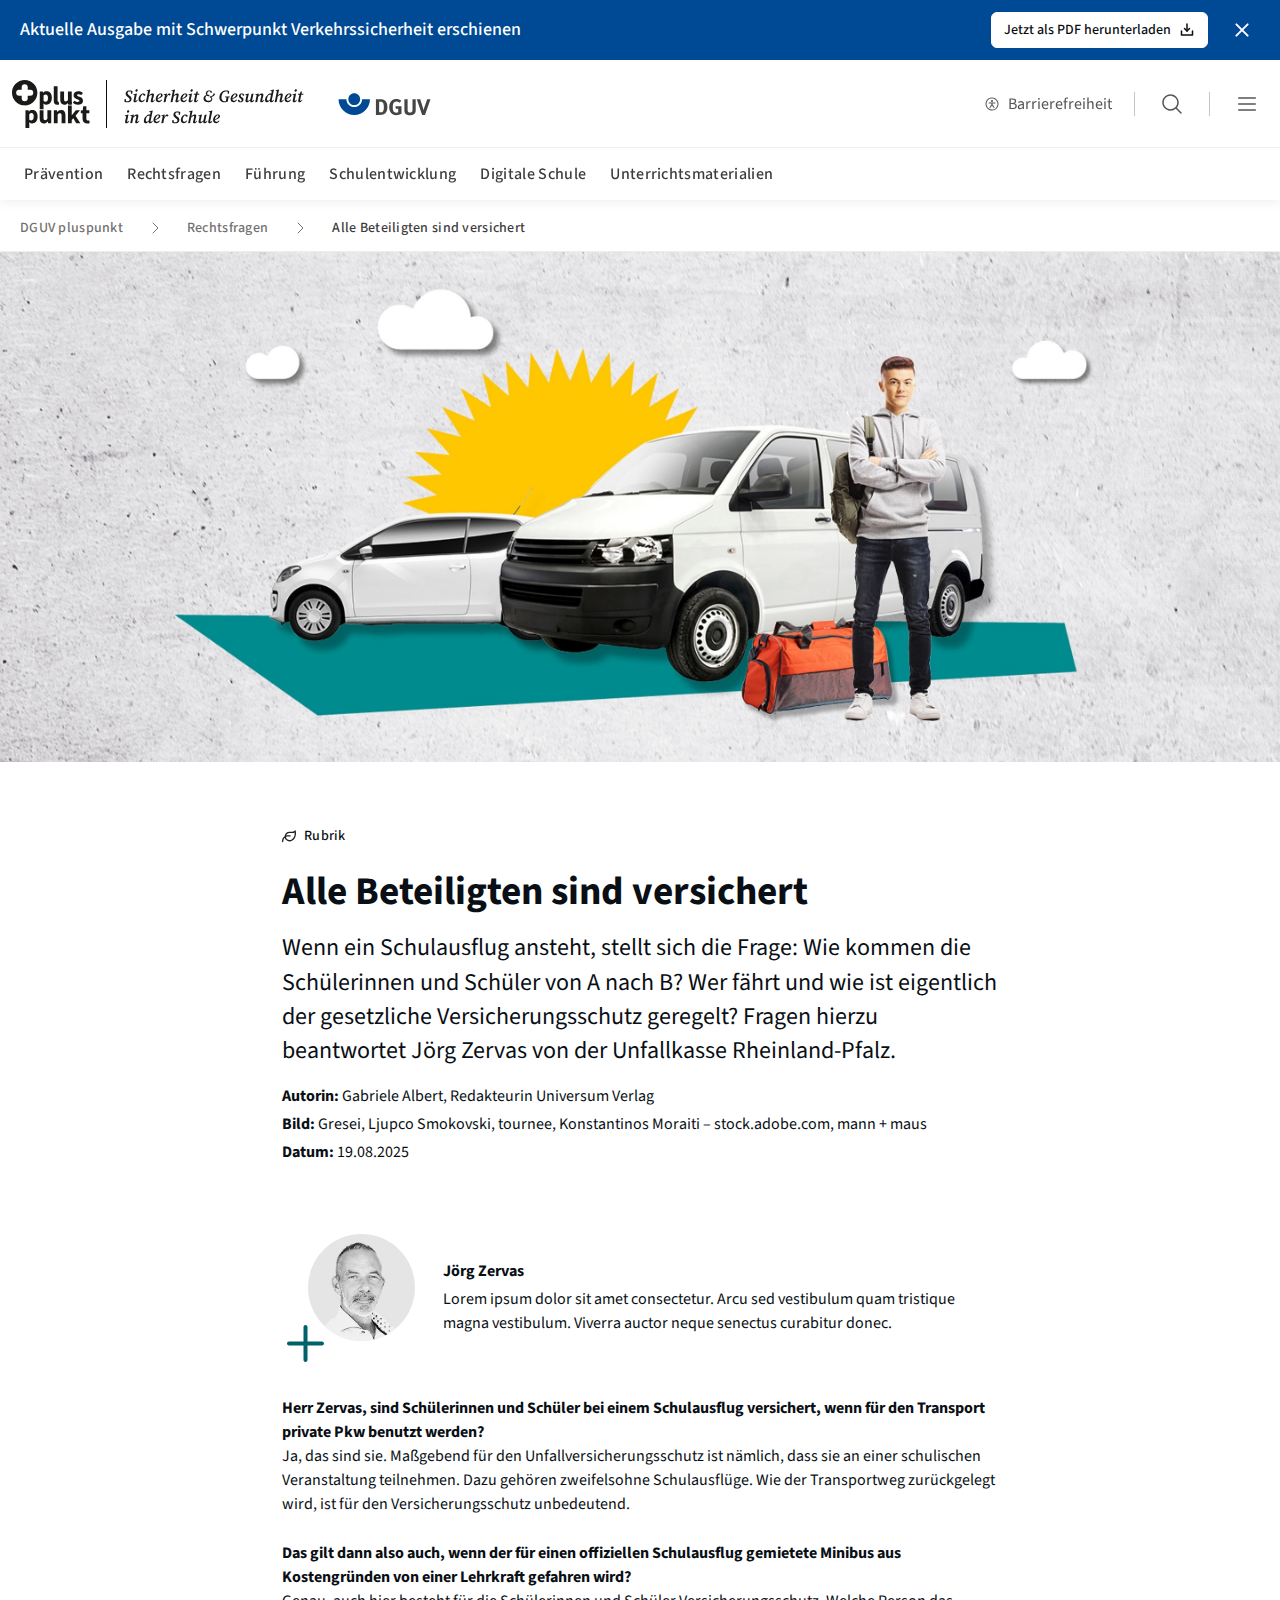
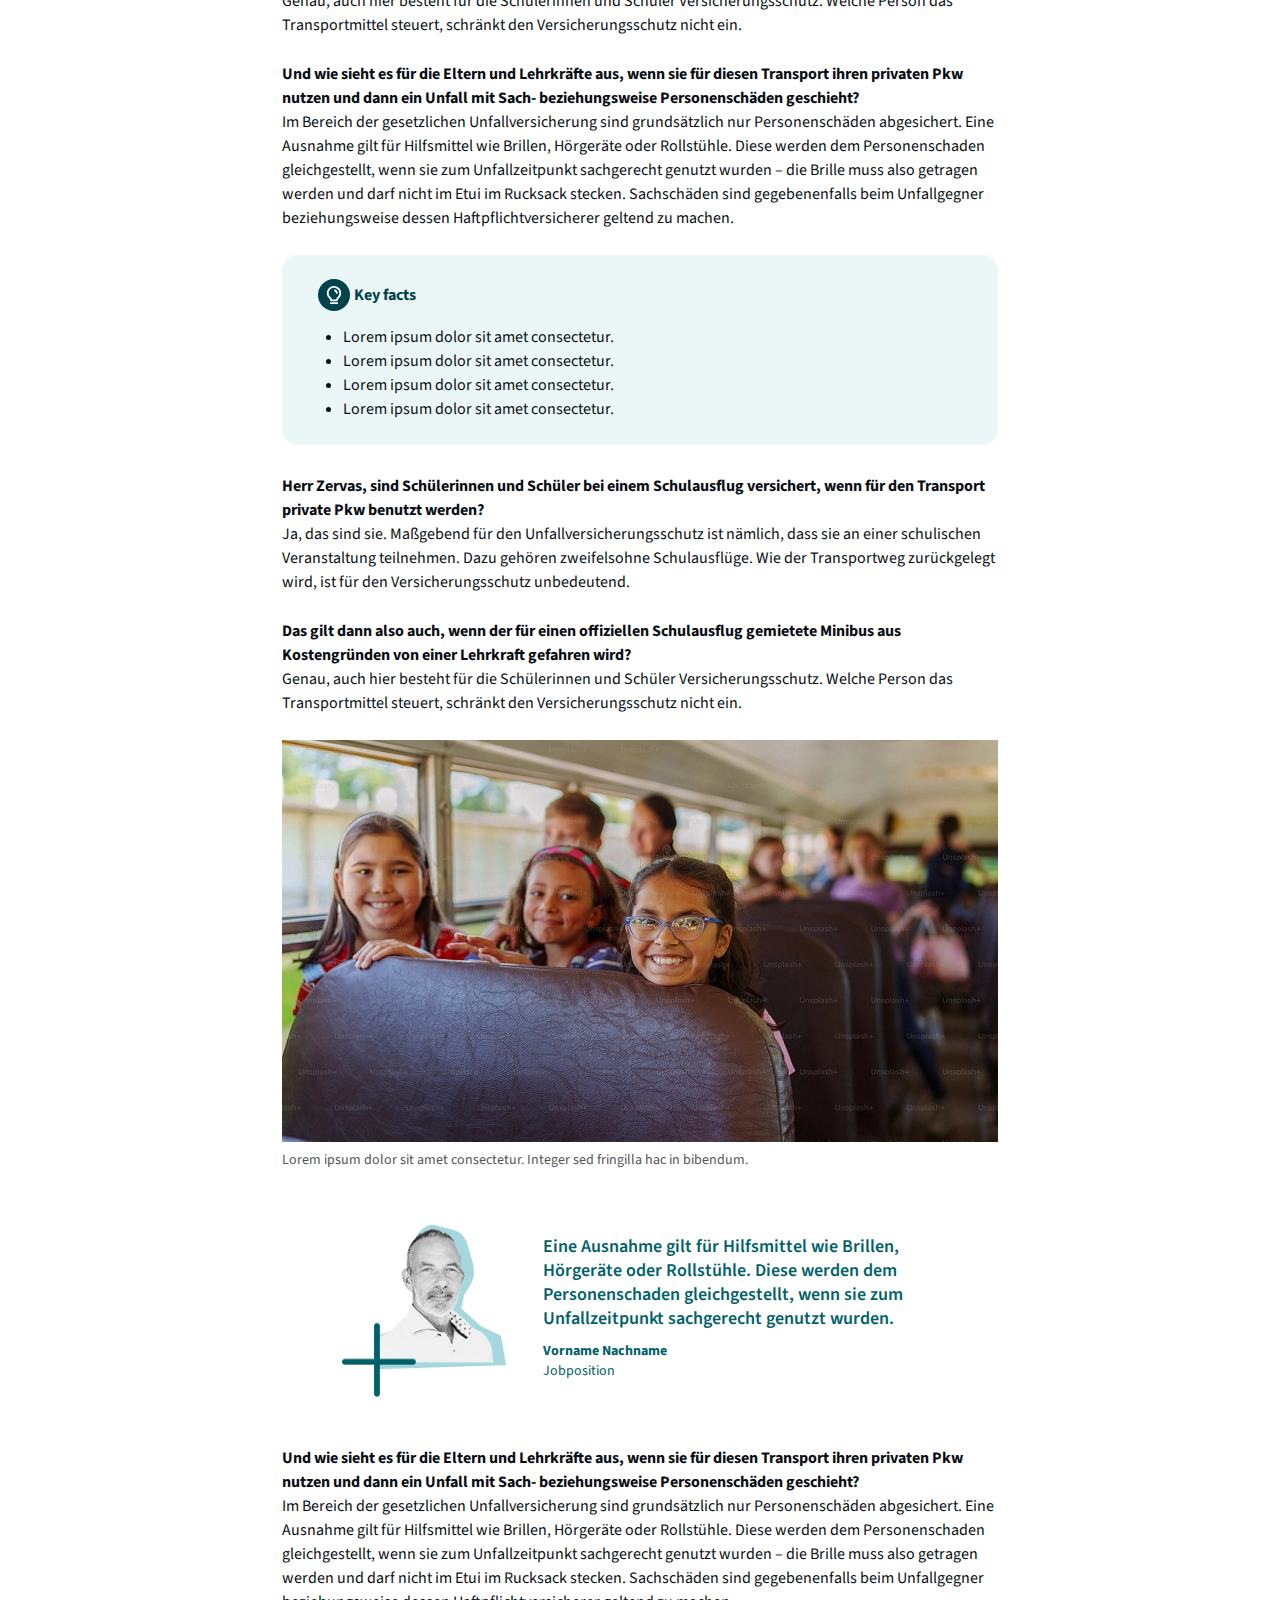
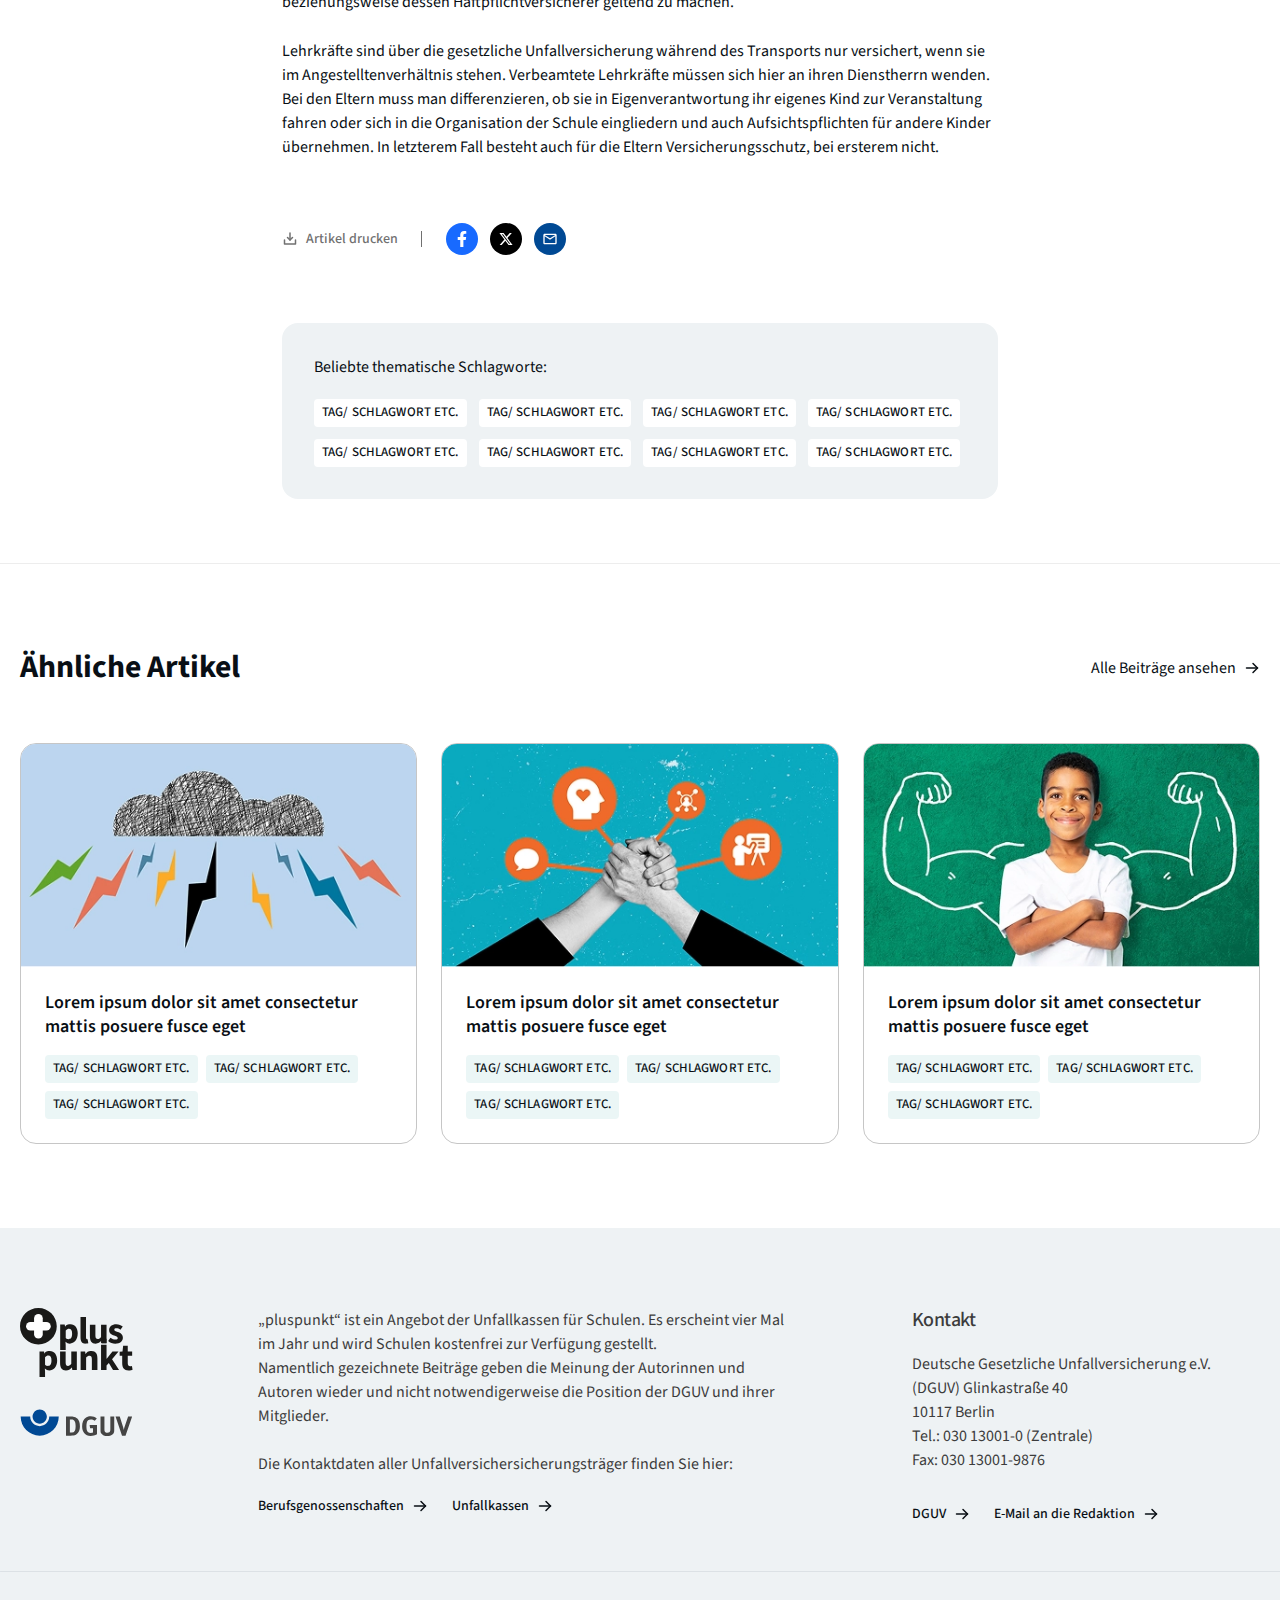
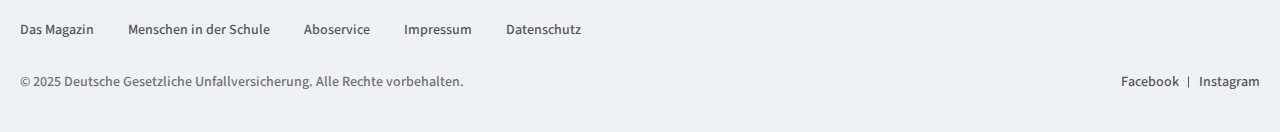
<file: article.html>
<!doctype html>
<html lang="de">
	<head>
		<meta charset="UTF-8">
		<meta name="viewport" content="width=device-width, initial-scale=1.0">
		<link rel="preload" href="./assets/fonts/SourceSans3-SemiBold.woff2" as="font" type="font/woff2" defer>
		<link rel="preload" href="./assets/fonts/SourceSans3-Regular.woff2" as="font" type="font/woff2" defer>
		<link rel="preload" href="./assets/fonts/SourceSans3-Medium.woff2" as="font" type="font/woff2" defer>
		<link rel="preload" href="./assets/fonts/SourceSans3-Bold.woff2" as="font" type="font/woff2" defer>
		<link rel="shortcut icon" href="./assets/img/favicon.ico">
		<title>Article</title>
		<script defer src="./js/app.min.js?v=1762848361854"></script>
		<link rel="stylesheet" defer href="./css/app.min.css?v=1762848361854">
	</head>
	<body>
		<div class="wrapper">
			<header class="header">
				<div class="header__top">
					<div class="header__top-inner">
						<div class="header__top-body">
							<div class="header__top-text">Aktuelle Ausgabe mit Schwerpunkt Verkehrssicherheit erschienen</div>
							<a href="#" class="header__top-btn button button--small">
								<span>Jetzt als PDF herunterladen</span>
								<svg width="16" height="16" viewbox="0 0 16 16" fill="none" xmlns="http://www.w3.org/2000/svg">
									<path d="M8 9V2" stroke="currentColor" stroke-width="1.5" stroke-linecap="round" stroke-linejoin="round"></path>
									<path d="M13.5 9V13H2.5V9" stroke="currentColor" stroke-width="1.5" stroke-linecap="round" stroke-linejoin="round"></path>
									<path d="M10.5 6.5L8 9L5.5 6.5" stroke="currentColor" stroke-width="1.5" stroke-linecap="round" stroke-linejoin="round"></path>
								</svg>
							</a>
						</div>
						<button type="button" class="header__top-close">
							<svg width="20" height="20" viewbox="0 0 20 20" fill="none" xmlns="http://www.w3.org/2000/svg">
								<path d="M15.625 4.375L4.375 15.625" stroke="currentColor" stroke-width="2" stroke-linecap="round" stroke-linejoin="round"></path>
								<path d="M15.625 15.625L4.375 4.375" stroke="currentColor" stroke-width="2" stroke-linecap="round" stroke-linejoin="round"></path>
							</svg>
						</button>
					</div>
				</div>
				<div class="header__container">
					<div class="header__body">
						<div class="header__left">
							<div class="header__sublogo">
								<img src="./assets/img/plusPunkt.svg" alt="Image" loading="lazy">
							</div>
							<div class="header__logo-text mob-hide">
								<img src="./assets/img/logo-text.svg" alt="Image" loading="lazy">
							</div>
							<a href="https://dguv.de/de/index.jsp" target="_blank" class="header__logo">
								<img src="./assets/img/logo.svg" alt="Image" loading="lazy">
							</a>
						</div>
						<div class="header__actions">
							<button type="button" class="header__action" data-menu="accessible" data-menu-click="">
								<span class="header__action-icon header__action-icon--small">
									<svg width="24" height="24" viewbox="0 0 24 24" fill="none" xmlns="http://www.w3.org/2000/svg">
										<path d="M12 2.25C10.0716 2.25 8.18657 2.82183 6.58319 3.89317C4.97982 4.96451 3.73013 6.48726 2.99218 8.26884C2.25422 10.0504 2.06114 12.0108 2.43735 13.9021C2.81355 15.7934 3.74215 17.5307 5.10571 18.8943C6.46928 20.2579 8.20656 21.1865 10.0979 21.5627C11.9892 21.9389 13.9496 21.7458 15.7312 21.0078C17.5127 20.2699 19.0355 19.0202 20.1068 17.4168C21.1782 15.8134 21.75 13.9284 21.75 12C21.7473 9.41498 20.7192 6.93661 18.8913 5.10872C17.0634 3.28084 14.585 2.25273 12 2.25ZM12 20.25C10.3683 20.25 8.77326 19.7661 7.41655 18.8596C6.05984 17.9531 5.00242 16.6646 4.378 15.1571C3.75358 13.6496 3.5902 11.9908 3.90853 10.3905C4.22685 8.79016 5.01259 7.32015 6.16637 6.16637C7.32016 5.01259 8.79017 4.22685 10.3905 3.90852C11.9909 3.59019 13.6497 3.75357 15.1571 4.37799C16.6646 5.00242 17.9531 6.05984 18.8596 7.41655C19.7661 8.77325 20.25 10.3683 20.25 12C20.2475 14.1873 19.3775 16.2843 17.8309 17.8309C16.2843 19.3775 14.1873 20.2475 12 20.25ZM10.5 7.5C10.5 7.20333 10.588 6.91332 10.7528 6.66665C10.9176 6.41997 11.1519 6.22771 11.426 6.11418C11.7001 6.00065 12.0017 5.97094 12.2926 6.02882C12.5836 6.0867 12.8509 6.22956 13.0607 6.43934C13.2704 6.64912 13.4133 6.91639 13.4712 7.20736C13.5291 7.49834 13.4994 7.79994 13.3858 8.07403C13.2723 8.34811 13.08 8.58238 12.8334 8.7472C12.5867 8.91203 12.2967 9 12 9C11.6022 9 11.2206 8.84196 10.9393 8.56066C10.658 8.27936 10.5 7.89782 10.5 7.5ZM17.25 10.5C17.25 10.6989 17.171 10.8897 17.0303 11.0303C16.8897 11.171 16.6989 11.25 16.5 11.25H12.75V12.5231L15.6244 16.8356C15.7348 17.0012 15.7749 17.2039 15.7358 17.399C15.6968 17.5942 15.5818 17.7659 15.4163 17.8762C15.2507 17.9866 15.048 18.0267 14.8528 17.9877C14.6577 17.9487 14.486 17.8337 14.3756 17.6681L12 14.1056L9.62438 17.6681C9.56972 17.7501 9.49944 17.8205 9.41756 17.8754C9.33568 17.9302 9.2438 17.9684 9.14717 17.9877C8.95202 18.0267 8.74935 17.9866 8.58375 17.8762C8.41816 17.7659 8.3032 17.5942 8.26417 17.399C8.22514 17.2039 8.26523 17.0012 8.37563 16.8356L11.25 12.5231V11.25H7.5C7.30109 11.25 7.11033 11.171 6.96967 11.0303C6.82902 10.8897 6.75 10.6989 6.75 10.5C6.75 10.3011 6.82902 10.1103 6.96967 9.96967C7.11033 9.82902 7.30109 9.75 7.5 9.75H16.5C16.6989 9.75 16.8897 9.82902 17.0303 9.96967C17.171 10.1103 17.25 10.3011 17.25 10.5Z" fill="currentColor"></path>
									</svg>
								</span>
								<span class="header__action-text mob-hide">Barrierefreiheit</span>
							</button>
							<button type="button" class="header__action mob-hide" data-menu="search" data-menu-click="">
								<span class="header__action-icon">
									<svg width="24" height="24" viewbox="0 0 24 24" fill="none" xmlns="http://www.w3.org/2000/svg">
										<path d="M21.5306 20.4694L16.8365 15.7762C18.1971 14.1428 18.8755 12.0478 18.7307 9.92694C18.5859 7.80607 17.629 5.82268 16.0591 4.38935C14.4892 2.95602 12.4271 2.18311 10.3019 2.23141C8.17663 2.27971 6.15181 3.1455 4.64864 4.64867C3.14547 6.15184 2.27968 8.17666 2.23138 10.3019C2.18308 12.4272 2.95599 14.4892 4.38932 16.0591C5.82265 17.629 7.80604 18.5859 9.92691 18.7307C12.0478 18.8755 14.1428 18.1971 15.7762 16.8366L20.4693 21.5306C20.539 21.6003 20.6218 21.6556 20.7128 21.6933C20.8038 21.731 20.9014 21.7504 21 21.7504C21.0985 21.7504 21.1961 21.731 21.2871 21.6933C21.3782 21.6556 21.4609 21.6003 21.5306 21.5306C21.6003 21.4609 21.6556 21.3782 21.6933 21.2872C21.731 21.1961 21.7504 21.0985 21.7504 21C21.7504 20.9015 21.731 20.8039 21.6933 20.7128C21.6556 20.6218 21.6003 20.5391 21.5306 20.4694ZM3.74997 10.5C3.74997 9.16498 4.14585 7.85993 4.88755 6.7499C5.62925 5.63987 6.68345 4.7747 7.91686 4.26381C9.15026 3.75292 10.5075 3.61925 11.8168 3.8797C13.1262 4.14015 14.3289 4.78302 15.2729 5.72703C16.2169 6.67103 16.8598 7.87377 17.1203 9.18314C17.3807 10.4925 17.247 11.8497 16.7362 13.0831C16.2253 14.3165 15.3601 15.3707 14.2501 16.1124C13.14 16.8541 11.835 17.25 10.5 17.25C8.71037 17.248 6.99463 16.5362 5.72919 15.2708C4.46375 14.0053 3.75195 12.2896 3.74997 10.5Z" fill="currentColor"></path>
									</svg>
								</span>
							</button>
							<button type="button" class="header__action btn-menu" data-menu="menu" data-menu-click="">
								<span class="btn-menu__icon-pc">
									<svg width="24" height="24" viewbox="0 0 24 24" fill="none" xmlns="http://www.w3.org/2000/svg">
										<path d="M21 12C21 12.1989 20.921 12.3897 20.7803 12.5303C20.6397 12.671 20.4489 12.75 20.25 12.75H3.75C3.55109 12.75 3.36032 12.671 3.21967 12.5303C3.07902 12.3897 3 12.1989 3 12C3 11.8011 3.07902 11.6103 3.21967 11.4697C3.36032 11.329 3.55109 11.25 3.75 11.25H20.25C20.4489 11.25 20.6397 11.329 20.7803 11.4697C20.921 11.6103 21 11.8011 21 12ZM3.75 6.75H20.25C20.4489 6.75 20.6397 6.67098 20.7803 6.53033C20.921 6.38968 21 6.19891 21 6C21 5.80109 20.921 5.61032 20.7803 5.46967C20.6397 5.32902 20.4489 5.25 20.25 5.25H3.75C3.55109 5.25 3.36032 5.32902 3.21967 5.46967C3.07902 5.61032 3 5.80109 3 6C3 6.19891 3.07902 6.38968 3.21967 6.53033C3.36032 6.67098 3.55109 6.75 3.75 6.75ZM20.25 17.25H3.75C3.55109 17.25 3.36032 17.329 3.21967 17.4697C3.07902 17.6103 3 17.8011 3 18C3 18.1989 3.07902 18.3897 3.21967 18.5303C3.36032 18.671 3.55109 18.75 3.75 18.75H20.25C20.4489 18.75 20.6397 18.671 20.7803 18.5303C20.921 18.3897 21 18.1989 21 18C21 17.8011 20.921 17.6103 20.7803 17.4697C20.6397 17.329 20.4489 17.25 20.25 17.25Z" fill="currentColor"></path>
									</svg>
								</span>
								<span class="btn-menu__icon-mob">
									<svg width="26" height="19" viewbox="0 0 26 19" fill="none" xmlns="http://www.w3.org/2000/svg">
										<path d="M15.3047 17.1758C15.7781 17.176 16.1709 17.5686 16.1709 18.042C16.1707 18.5499 15.778 18.908 15.3047 18.9082H0.866211C0.358163 18.9082 0.000187139 18.55 0 18.042C0 17.5684 0.35803 17.1758 0.866211 17.1758H15.3047ZM15.0391 0C19.197 0.00022763 22.5469 3.39601 22.5469 7.50781C22.5469 9.27498 21.9344 10.9036 20.918 12.1973L25.7578 17.002C26.0811 17.3599 26.081 17.9031 25.7578 18.2266C25.3998 18.5846 24.8566 18.5846 24.5332 18.2266L19.6934 13.4219V13.4336C18.3883 14.4498 16.7713 15.0273 15.0391 15.0273C10.8925 15.0273 7.53137 11.666 7.53125 7.51953C7.53125 3.37294 10.8809 0 15.0391 0ZM17.9258 2.5293C16.1241 1.47854 13.9184 1.4785 12.1514 2.5293C10.3495 3.58038 9.26367 5.45184 9.26367 7.50781C9.26369 9.56377 10.3495 11.481 12.1514 12.5205C13.9185 13.5714 16.124 13.5714 17.9258 12.5205C19.693 11.4694 20.8135 9.59842 20.8135 7.50781C20.8135 5.45184 19.693 3.56883 17.9258 2.5293ZM6.33008 11.4004C6.65346 12.0355 7.08059 12.6247 7.57715 13.1328H0.866211C0.358101 13.1328 9.96059e-05 12.7747 0 12.2666C0 11.7931 0.35803 11.4004 0.866211 11.4004H6.33008ZM5.83301 5.625C5.65977 6.17938 5.54425 6.75684 5.49805 7.35742H0.866211C0.358038 7.35739 1.20516e-05 6.99939 0 6.49121C0 6.01767 0.35803 5.62504 0.866211 5.625H5.83301Z" fill="currentColor"></path>
									</svg>
								</span>
							</button>
						</div>
					</div>
					<nav class="header__nav">
						<ul class="header__nav-list">
							<li class="header__nav-item">
								<a href="#" class="header__nav-link link">Prävention</a>
							</li>
							<li class="header__nav-item">
								<a href="#" class="header__nav-link link">Rechtsfragen</a>
							</li>
							<li class="header__nav-item">
								<a href="#" class="header__nav-link link">Führung</a>
							</li>
							<li class="header__nav-item">
								<a href="#" class="header__nav-link link">Schulentwicklung</a>
							</li>
							<li class="header__nav-item">
								<a href="#" class="header__nav-link link">Digitale Schule</a>
							</li>
							<li class="header__nav-item">
								<a href="#" class="header__nav-link link">Unterrichtsmaterialien</a>
							</li>
						</ul>
					</nav>
				</div>
				<div class="accessible-block" data-menu-target="accessible">
					<div class="accessible-block__container">
						<div class="accessible-block__body">
							<div class="accessible-block__head">
								<button type="button" class="accessible-block__close" data-menu-close="">
									<svg width="20" height="20" viewbox="0 0 20 20" fill="none" xmlns="http://www.w3.org/2000/svg">
										<path d="M15.625 4.375L4.375 15.625" stroke="currentColor" stroke-width="2" stroke-linecap="round" stroke-linejoin="round"></path>
										<path d="M15.625 15.625L4.375 4.375" stroke="currentColor" stroke-width="2" stroke-linecap="round" stroke-linejoin="round"></path>
									</svg>
								</button>
							</div>
							<div class="accessible-block__title">Barrierefreiheit</div>
							<ul class="accessible-block__list">
								<li class="accessible-block__item">
									<a href="#" class="accessible-block__link link">Erklärung zur Barrierefreiheit</a>
								</li>
								<li class="accessible-block__item">
									<a href="#" class="accessible-block__link link">Leichte Sprache</a>
								</li>
								<li class="accessible-block__item">
									<a href="#" class="accessible-block__link link">Informationen in Deutscher Gebärdensprache (DGS)</a>
								</li>
								<li class="accessible-block__item">
									<a href="#" class="accessible-block__link link">Kontakt zur Ansprechperson</a>
								</li>
								<li class="accessible-block__item">
									<a href="#" class="accessible-block__link link">Barriere melden</a>
								</li>
							</ul>
						</div>
					</div>
				</div>
				<div class="search-block" data-menu-target="search">
					<div class="search-block__inner">
						<div class="search-block__container">
							<div class="search-block__head">
								<button type="button" class="search-block__close" data-menu-close="">
									<svg width="20" height="20" viewbox="0 0 20 20" fill="none" xmlns="http://www.w3.org/2000/svg">
										<path d="M15.625 4.375L4.375 15.625" stroke="currentColor" stroke-width="2" stroke-linecap="round" stroke-linejoin="round"></path>
										<path d="M15.625 15.625L4.375 4.375" stroke="currentColor" stroke-width="2" stroke-linecap="round" stroke-linejoin="round"></path>
									</svg>
								</button>
							</div>
							<div class="search-block__body">
								<div class="search-block__block">
									<div class="search-block__title">Suche</div>
									<div class="search-block__field input-field">
										<input type="text" name="search" placeholder="Text" class="input-field__input input input--icon">
										<button type="button" class="input-field__icon">
											<svg width="16" height="16" viewbox="0 0 16 16" fill="none" xmlns="http://www.w3.org/2000/svg">
												<path d="M7 12C9.76142 12 12 9.76142 12 7C12 4.23858 9.76142 2 7 2C4.23858 2 2 4.23858 2 7C2 9.76142 4.23858 12 7 12Z" stroke="currentColor" stroke-linecap="round" stroke-linejoin="round"></path>
												<path d="M10.5356 10.5356L14 14" stroke="currentColor" stroke-linecap="round" stroke-linejoin="round"></path>
											</svg>
										</button>
									</div>
								</div>
								<div class="search-block__info">
									<div class="search-block__subtitle">Beliebte thematische Schlagworte:</div>
									<div class="search-block__tags tags">
										<a href="#" class="tags__btn">Tag/ Schlagwort etc.</a>
										<a href="#" class="tags__btn">Tag/ Schlagwort etc.</a>
										<a href="#" class="tags__btn">Tag/ Schlagwort etc.</a>
										<a href="#" class="tags__btn">Tag/ Schlagwort etc.</a>
										<a href="#" class="tags__btn">Tag/ Schlagwort etc.</a>
										<a href="#" class="tags__btn">Tag/ Schlagwort etc.</a>
										<a href="#" class="tags__btn">Tag/ Schlagwort etc.</a>
										<a href="#" class="tags__btn">Tag/ Schlagwort etc.</a>
									</div>
								</div>
							</div>
						</div>
					</div>
				</div>
				<div class="menu" data-menu-target="menu">
					<div class="menu__container">
						<div class="menu__head">
							<div class="menu__left">
								<div class="menu__sublogo">
									<img src="./assets/img/plusPunkt.svg" alt="Image" loading="lazy">
								</div>
								<div class="menu__logo-text mob-hide">
									<img src="./assets/img/logo-text.svg" alt="Image" loading="lazy">
								</div>
								<a href="https://dguv.de/de/index.jsp" class="menu__logo">
									<img src="./assets/img/logo.svg" alt="Image" loading="lazy">
								</a>
							</div>
							<button type="button" class="menu__close" data-menu-close="">
								<svg width="20" height="20" viewbox="0 0 20 20" fill="none" xmlns="http://www.w3.org/2000/svg">
									<path d="M15.625 4.375L4.375 15.625" stroke="currentColor" stroke-width="2" stroke-linecap="round" stroke-linejoin="round"></path>
									<path d="M15.625 15.625L4.375 4.375" stroke="currentColor" stroke-width="2" stroke-linecap="round" stroke-linejoin="round"></path>
								</svg>
							</button>
						</div>
						<div class="menu__search input-field">
							<input type="text" name="search" placeholder="Text" class="input-field__input input input--icon">
							<button type="button" class="input-field__icon">
								<svg width="16" height="16" viewbox="0 0 16 16" fill="none" xmlns="http://www.w3.org/2000/svg">
									<path d="M7 12C9.76142 12 12 9.76142 12 7C12 4.23858 9.76142 2 7 2C4.23858 2 2 4.23858 2 7C2 9.76142 4.23858 12 7 12Z" stroke="currentColor" stroke-linecap="round" stroke-linejoin="round"></path>
									<path d="M10.5356 10.5356L14 14" stroke="currentColor" stroke-linecap="round" stroke-linejoin="round"></path>
								</svg>
							</button>
						</div>
						<nav class="menu__body">
							<ul class="menu__list">
								<li class="menu__item">
									<a href="#" class="menu__link link">
										<svg width="16" height="16" viewbox="0 0 16 16" fill="none" xmlns="http://www.w3.org/2000/svg">
											<path d="M13.5 7V3.5C13.5 3.36739 13.4473 3.24021 13.3536 3.14645C13.2598 3.05268 13.1326 3 13 3H3C2.86739 3 2.74021 3.05268 2.64645 3.14645C2.55268 3.24021 2.5 3.36739 2.5 3.5V7C2.5 13 8 14.5 8 14.5C8 14.5 13.5 13 13.5 7Z" stroke="currentColor" stroke-width="1.5" stroke-linecap="round" stroke-linejoin="round"></path>
											<path d="M5.5 8.5L7 10L10.5 6.5" stroke="currentColor" stroke-width="1.5" stroke-linecap="round" stroke-linejoin="round"></path>
										</svg>
										<span>Prävention</span>
									</a>
								</li>
								<li class="menu__item">
									<a href="#" class="menu__link link">
										<svg width="16" height="16" viewbox="0 0 16 16" fill="none" xmlns="http://www.w3.org/2000/svg">
											<path d="M8 2.5V13.5" stroke="currentColor" stroke-width="1.5" stroke-linecap="round" stroke-linejoin="round"></path>
											<path d="M6.5 13.5H9.5" stroke="currentColor" stroke-width="1.5" stroke-linecap="round" stroke-linejoin="round"></path>
											<path d="M3.5 5.5L12.5 3.5" stroke="#343330" stroke-width="1.5" stroke-linecap="round" stroke-linejoin="round"></path>
											<path d="M1.5 10.5C1.5 11.6044 2.75 12 3.5 12C4.25 12 5.5 11.6044 5.5 10.5L3.5 5.5L1.5 10.5Z" stroke="currentColor" stroke-width="1.5" stroke-linecap="round" stroke-linejoin="round"></path>
											<path d="M10.5 8.5C10.5 9.60438 11.75 10 12.5 10C13.25 10 14.5 9.60438 14.5 8.5L12.5 3.5L10.5 8.5Z" stroke="currentColor" stroke-width="1.5" stroke-linecap="round" stroke-linejoin="round"></path>
										</svg>
										<span>Rechtsfragen</span>
									</a>
								</li>
								<li class="menu__item">
									<a href="#" class="menu__link link">
										<svg width="16" height="16" viewbox="0 0 16 16" fill="none" xmlns="http://www.w3.org/2000/svg">
											<path d="M12 7.5C12.5822 7.49956 13.1566 7.63492 13.6773 7.8953C14.1981 8.15569 14.651 8.53394 15 9" stroke="currentColor" stroke-width="1.5" stroke-linecap="round" stroke-linejoin="round"></path>
											<path d="M1 9C1.349 8.53394 1.80187 8.15569 2.32265 7.8953C2.84343 7.63492 3.41775 7.49956 4 7.5" stroke="currentColor" stroke-width="1.5" stroke-linecap="round" stroke-linejoin="round"></path>
											<path d="M8 11.5C9.38071 11.5 10.5 10.3807 10.5 9C10.5 7.61929 9.38071 6.5 8 6.5C6.61929 6.5 5.5 7.61929 5.5 9C5.5 10.3807 6.61929 11.5 8 11.5Z" stroke="currentColor" stroke-width="1.5" stroke-linecap="round" stroke-linejoin="round"></path>
											<path d="M4.5 13.5C4.85893 12.8909 5.3706 12.386 5.98444 12.0353C6.59827 11.6845 7.29302 11.5 8 11.5C8.70698 11.5 9.40173 11.6845 10.0156 12.0353C10.6294 12.386 11.1411 12.8909 11.5 13.5" stroke="currentColor" stroke-width="1.5" stroke-linecap="round" stroke-linejoin="round"></path>
											<path d="M10.0625 5C10.156 4.63785 10.3492 4.30918 10.6201 4.05131C10.891 3.79345 11.2288 3.61672 11.5952 3.5412C11.9615 3.46567 12.3416 3.49439 12.6925 3.62407C13.0433 3.75376 13.3507 3.97922 13.5798 4.27486C13.8089 4.57049 13.9506 4.92445 13.9886 5.29653C14.0267 5.66862 13.9596 6.04392 13.7951 6.37981C13.6305 6.7157 13.3751 6.99872 13.0578 7.19673C12.7405 7.39475 12.374 7.49981 12 7.5" stroke="currentColor" stroke-width="1.5" stroke-linecap="round" stroke-linejoin="round"></path>
											<path d="M3.99997 7.5C3.62594 7.49981 3.25947 7.39475 2.94216 7.19673C2.62485 6.99872 2.36942 6.7157 2.20489 6.37981C2.04035 6.04392 1.9733 5.66862 2.01135 5.29653C2.0494 4.92445 2.19103 4.57049 2.42015 4.27486C2.64926 3.97922 2.95669 3.75376 3.30751 3.62407C3.65833 3.49439 4.03849 3.46567 4.40481 3.5412C4.77113 3.61672 5.10894 3.79345 5.37986 4.05131C5.65078 4.30918 5.84396 4.63785 5.93747 5" stroke="currentColor" stroke-width="1.5" stroke-linecap="round" stroke-linejoin="round"></path>
										</svg>
										<span>Führung</span>
									</a>
								</li>
								<li class="menu__item">
									<a href="#" class="menu__link link">
										<svg width="17" height="16" viewbox="0 0 17 16" fill="none" xmlns="http://www.w3.org/2000/svg">
											<path d="M1.5 13.5H15.5" stroke="currentColor" stroke-width="1.5" stroke-linecap="round" stroke-linejoin="round"></path>
											<path d="M5 5H6" stroke="currentColor" stroke-width="1.5" stroke-linecap="round" stroke-linejoin="round"></path>
											<path d="M8 5H9" stroke="currentColor" stroke-width="1.5" stroke-linecap="round" stroke-linejoin="round"></path>
											<path d="M5 7.5H6" stroke="currentColor" stroke-width="1.5" stroke-linecap="round" stroke-linejoin="round"></path>
											<path d="M8 7.5H9" stroke="currentColor" stroke-width="1.5" stroke-linecap="round" stroke-linejoin="round"></path>
											<path d="M5.5 13.5V10H8.5V13.5" stroke="currentColor" stroke-width="1.5" stroke-linecap="round" stroke-linejoin="round"></path>
											<path d="M3 2.5V13.5" stroke="currentColor" stroke-width="1.5" stroke-linecap="round" stroke-linejoin="round"></path>
											<path d="M11 13.5V2.5" stroke="currentColor" stroke-width="1.5" stroke-linecap="round" stroke-linejoin="round"></path>
											<path d="M2.5 2.5H11.5" stroke="currentColor" stroke-width="1.5" stroke-linecap="round" stroke-linejoin="round"></path>
											<path d="M14 13.5V5.5" stroke="currentColor" stroke-width="1.5" stroke-linecap="round" stroke-linejoin="round"></path>
											<path d="M11 5.5H14.5" stroke="currentColor" stroke-width="1.5" stroke-linecap="round" stroke-linejoin="round"></path>
										</svg>
										<span>Schulentwicklung</span>
									</a>
								</li>
								<li class="menu__item">
									<a href="#" class="menu__link link">
										<svg width="16" height="16" viewbox="0 0 16 16" fill="none" xmlns="http://www.w3.org/2000/svg">
											<path d="M2 12.5V3.5C2 3.36739 2.05268 3.24021 2.14645 3.14645C2.24021 3.05268 2.36739 3 2.5 3H13.5C13.6326 3 13.7598 3.05268 13.8536 3.14645C13.9473 3.24021 14 3.36739 14 3.5V8.5" stroke="currentColor" stroke-width="1.5" stroke-linecap="round" stroke-linejoin="round"></path>
											<path d="M1 12.5H15" stroke="currentColor" stroke-width="1.5" stroke-linecap="round" stroke-linejoin="round"></path>
											<path d="M10 12.5V10.5H14V12.5" stroke="currentColor" stroke-width="1.5" stroke-linecap="round" stroke-linejoin="round"></path>
										</svg>
										<span>Digitale Schule</span>
									</a>
								</li>
								<li class="menu__item">
									<a href="#" class="menu__link link">
										<svg width="16" height="16" viewbox="0 0 16 16" fill="none" xmlns="http://www.w3.org/2000/svg">
											<path d="M8 12C8 11.6022 8.15804 11.2206 8.43934 10.9393C8.72064 10.658 9.10218 10.5 9.5 10.5H12.3881C12.7279 10.5001 13.0576 10.3848 13.3233 10.173C13.589 9.96126 13.7749 9.66558 13.8506 9.33437C13.9539 8.87962 14.004 8.41443 14 7.94812C13.9719 4.64687 11.24 1.96687 7.9375 2C6.35706 2.01646 4.84694 2.65586 3.7352 3.7793C2.62347 4.90274 1.99991 6.41947 2 8C2 10.6131 3.67062 12.59 6 13.4131C6.22616 13.4931 6.4682 13.5176 6.70581 13.4847C6.94342 13.4518 7.16967 13.3624 7.36558 13.224C7.56149 13.0855 7.72135 12.9022 7.83174 12.6892C7.94212 12.4762 7.99983 12.2399 8 12Z" stroke="currentColor" stroke-width="1.5" stroke-linecap="round" stroke-linejoin="round"></path>
											<path d="M8 4.1875C8.31066 4.1875 8.5625 4.43934 8.5625 4.75C8.5625 5.06066 8.31066 5.3125 8 5.3125C7.68934 5.3125 7.4375 5.06066 7.4375 4.75C7.4375 4.43934 7.68934 4.1875 8 4.1875Z" fill="currentColor" stroke="currentColor" stroke-width="0.125"></path>
											<path d="M5.25 6.875C5.59518 6.875 5.875 6.59518 5.875 6.25C5.875 5.90482 5.59518 5.625 5.25 5.625C4.90482 5.625 4.625 5.90482 4.625 6.25C4.625 6.59518 4.90482 6.875 5.25 6.875Z" fill="currentColor"></path>
											<path d="M5.25 10.375C5.59518 10.375 5.875 10.0952 5.875 9.75C5.875 9.40482 5.59518 9.125 5.25 9.125C4.90482 9.125 4.625 9.40482 4.625 9.75C4.625 10.0952 4.90482 10.375 5.25 10.375Z" fill="currentColor"></path>
											<path d="M10.75 6.875C11.0952 6.875 11.375 6.59518 11.375 6.25C11.375 5.90482 11.0952 5.625 10.75 5.625C10.4048 5.625 10.125 5.90482 10.125 6.25C10.125 6.59518 10.4048 6.875 10.75 6.875Z" fill="currentColor"></path>
										</svg>
										<span>Unterrichtsmaterialien</span>
									</a>
								</li>
							</ul>
							<ul class="menu__list">
								<li class="menu__item">
									<a href="#" class="menu__link link">Menschen in der Schule</a>
								</li>
								<li class="menu__item">
									<a href="#" class="menu__link link">Das Magazin</a>
								</li>
							</ul>
							<div class="menu__info">
								<div class="menu__text">Beliebte thematische Schlagworte:</div>
								<div class="menu__tags tags">
									<a href="#" class="tags__btn">Tag/ Schlagwort etc.</a>
									<a href="#" class="tags__btn">Tag/ Schlagwort etc.</a>
									<a href="#" class="tags__btn">Tag/ Schlagwort etc.</a>
									<a href="#" class="tags__btn">Tag/ Schlagwort etc.</a>
									<a href="#" class="tags__btn">Tag/ Schlagwort etc.</a>
									<a href="#" class="tags__btn">Tag/ Schlagwort etc.</a>
									<a href="#" class="tags__btn">Tag/ Schlagwort etc.</a>
									<a href="#" class="tags__btn">Tag/ Schlagwort etc.</a>
								</div>
							</div>
						</nav>
						<div class="menu__bottom">
							<nav class="menu__nav">
								<ul class="menu__nav-list">
									<li class="menu__nav-item">
										<a href="#" class="menu__nav-link">Aboservice</a>
									</li>
									<li class="menu__nav-item">
										<a href="#" class="menu__nav-link">Impressum</a>
									</li>
									<li class="menu__nav-item">
										<a href="#" class="menu__nav-link">Datenschutz</a>
									</li>
								</ul>
							</nav>
							<a href="#" class="menu__btn button button--small">
								<svg width="16" height="16" viewbox="0 0 16 16" fill="none" xmlns="http://www.w3.org/2000/svg">
									<path d="M6.04055 3.87502C5.87741 3.58808 5.83438 3.24825 5.92087 2.92969C6.00735 2.61114 6.21633 2.33973 6.50219 2.17468C6.78805 2.00964 7.12758 1.96436 7.4467 2.04873C7.76582 2.1331 8.03862 2.34027 8.20555 2.62502L10.0806 5.87502" stroke="currentColor" stroke-width="1.5" stroke-linecap="round" stroke-linejoin="round"></path>
									<path d="M4.33258 5.91688L3.44258 4.375C3.27682 4.08782 3.23193 3.74656 3.31779 3.42628C3.40364 3.106 3.61321 2.83295 3.90039 2.66719C4.18757 2.50143 4.52884 2.45654 4.84912 2.5424C5.16939 2.62825 5.44245 2.83782 5.60821 3.125L7.55633 6.5" stroke="currentColor" stroke-width="1.5" stroke-linecap="round" stroke-linejoin="round"></path>
									<path d="M9.92935 10C9.56951 9.46827 9.42804 8.81846 9.53428 8.18525C9.64051 7.55203 9.9863 6.98397 10.5 6.59877L10.0825 5.87502C9.91672 5.58759 9.87193 5.24609 9.95796 4.92564C10.044 4.60518 10.2538 4.33203 10.5412 4.16627C10.8287 4.00051 11.1702 3.95572 11.4906 4.04175C11.8111 4.12778 12.0842 4.33759 12.25 4.62502L13.3319 6.50002C13.6602 7.06885 13.8732 7.69677 13.9588 8.34794C14.0445 8.99911 14.001 9.66076 13.8309 10.2951C13.6609 10.9295 13.3675 11.5242 12.9676 12.0452C12.5677 12.5661 12.0691 13.0033 11.5003 13.3316C10.3515 13.9946 8.98635 14.1742 7.70518 13.8307C6.42401 13.4872 5.33177 12.6488 4.66873 11.5L2.16873 7.16752C2.00558 6.88057 1.96256 6.54074 2.04904 6.22219C2.13553 5.90364 2.3445 5.63222 2.63036 5.46718C2.91622 5.30213 3.25576 5.25685 3.57488 5.34122C3.894 5.42559 4.16679 5.63276 4.33373 5.91752L5.5356 8.00002" stroke="currentColor" stroke-width="1.5" stroke-linecap="round" stroke-linejoin="round"></path>
									<path d="M12 2.11127C12.4135 2.22046 12.8013 2.41044 13.141 2.67024C13.4808 2.93005 13.7657 3.25455 13.9794 3.62502L14 3.66064" stroke="currentColor" stroke-width="1.5" stroke-linecap="round" stroke-linejoin="round"></path>
									<path d="M4.66375 14.5C3.96647 13.9491 3.3806 13.2703 2.9375 12.5" stroke="currentColor" stroke-width="1.5" stroke-linecap="round" stroke-linejoin="round"></path>
								</svg>
								<span>Kontakt</span>
							</a>
						</div>
					</div>
				</div>
			</header>
			<main class="page page--article">
				<div class="breadcrumbs">
					<div class="breadcrumbs__container">
						<ul class="breadcrumbs__list">
							<li class="breadcrumbs__item">
								<a href="#" class="breadcrumbs__link link">DGUV pluspunkt</a>
							</li>
							<li class="breadcrumbs__item">
								<a href="#" class="breadcrumbs__link link">Rechtsfragen</a>
							</li>
							<li class="breadcrumbs__item">
								<span class="breadcrumbs__link is-active">Alle Beteiligten sind versichert</span>
							</li>
						</ul>
					</div>
				</div>
				<section class="textblock">
					<picture>
						<source srcset="./assets/img/articles/hero-mob.webp" media="(max-width: 549.98px)">
						<img alt="Image" loading="lazy" src="./assets/img/articles/hero.webp">
					</picture>
					<div class="textblock__container">
						<div class="textblock__label">
							<img src="./assets/img/icons/leaf.svg" alt="Image" loading="lazy">
							<span>Rubrik</span>
						</div>
						<div class="textblock__head">
							<h1>Alle Beteiligten sind versichert</h1>
							<p class="textblock__subhead">
								Wenn ein Schulausflug ansteht, stellt sich die Frage: Wie kommen die Schülerinnen und Schüler von A nach
				B?
				Wer fährt
				und wie ist eigentlich der gesetzliche Versicherungsschutz geregelt? Fragen hierzu beantwortet Jörg
				Zervas
				von der
				Unfallkasse Rheinland-Pfalz.
							</p>
							<div class="textblock__descr">
								<p>
									<b>Autorin:</b>
									Gabriele Albert, Redakteurin Universum Verlag
								</p>
								<p>
									<b>Bild:</b>
									Gresei, Ljupco Smokovski, tournee, Konstantinos Moraiti – stock.adobe.com, mann + maus
								</p>
								<p>
									<b>Datum:</b>
									19.08.2025
								</p>
							</div>
						</div>
						<div class="author-box">
							<div class="author-box__left">
								<figure class="author-box__img">
									<img alt="Image" loading="lazy" src="./assets/img/articles/img-bw.webp">
								</figure>
							</div>
							<div class="author-box__body">
								<div class="author-box__name">Jörg Zervas</div>
								<div class="author-box__text">
									Lorem ipsum dolor sit amet consectetur. Arcu sed vestibulum quam tristique magna vestibulum. Viverra
					auctor neque senectus curabitur donec.
								</div>
							</div>
						</div>
						<p>
							<b>
								Herr Zervas, sind Schülerinnen und Schüler bei einem Schulausflug versichert, wenn für den Transport
				private
				Pkw benutzt werden?
							</b>
							<br>
							Ja, das sind sie. Maßgebend für den Unfallversicherungsschutz ist nämlich, dass sie an
			einer schulischen Veranstaltung teilnehmen. Dazu gehören zweifelsohne Schulausflüge. Wie der Transportweg
			zurückgelegt wird, ist für den Versicherungsschutz unbedeutend.
						</p>
						<p>
							<b>
								Das gilt dann also auch, wenn der für einen offiziellen Schulausflug gemietete Minibus aus Kostengründen
				von
				einer Lehrkraft gefahren wird?
							</b>
							<br>
							Genau, auch hier besteht für die Schülerinnen und Schüler
			Versicherungsschutz. Welche Person das Transportmittel steuert, schränkt den Versicherungsschutz nicht ein.
						</p>
						<p>
							<b>
								Und wie sieht es für die Eltern und Lehrkräfte aus, wenn sie für diesen Transport ihren privaten Pkw
				nutzen
				und dann ein Unfall mit Sach- beziehungsweise Personenschäden geschieht?
							</b>
							<br>
							Im Bereich der gesetzlichen Unfallversicherung sind grundsätzlich nur Personenschäden abgesichert. Eine
			Ausnahme gilt für Hilfsmittel
			wie Brillen, Hörgeräte oder Rollstühle. Diese werden dem Personenschaden gleichgestellt, wenn sie zum
			Unfallzeitpunkt sachgerecht genutzt wurden – die Brille muss also getragen werden und darf nicht im Etui im
			Rucksack stecken. Sachschäden sind gegebenenfalls beim Unfallgegner beziehungsweise dessen
			Haftpflichtversicherer geltend zu machen.
						</p>
						<div class="textblock__facts">
							<div class="textblock__facts-title">
								<img src="./assets/img/icons/lightbubl.svg" alt="Image" loading="lazy">
								<span>Key facts</span>
							</div>
							<ul>
								<li>Lorem ipsum dolor sit amet consectetur.</li>
								<li>Lorem ipsum dolor sit amet consectetur.</li>
								<li>Lorem ipsum dolor sit amet consectetur.</li>
								<li>Lorem ipsum dolor sit amet consectetur.</li>
							</ul>
						</div>
						<p>
							<b>
								Herr Zervas, sind Schülerinnen und Schüler bei einem Schulausflug versichert, wenn für den Transport
				private
				Pkw benutzt werden?
							</b>
							<br>
							Ja, das sind sie. Maßgebend für den Unfallversicherungsschutz ist nämlich, dass sie an
			einer schulischen Veranstaltung teilnehmen. Dazu gehören zweifelsohne Schulausflüge. Wie der Transportweg
			zurückgelegt wird, ist für den Versicherungsschutz unbedeutend.
						</p>
						<p>
							<b>
								Das gilt dann also auch, wenn der für einen offiziellen Schulausflug gemietete Minibus aus Kostengründen
				von
				einer Lehrkraft gefahren wird?
							</b>
							<br>
							Genau, auch hier besteht für die Schülerinnen und Schüler
			Versicherungsschutz. Welche Person das Transportmittel steuert, schränkt den Versicherungsschutz nicht ein.
						</p>
						<figure>
							<img alt="Image" loading="lazy" src="./assets/img/articles/image-6.webp">
							<figcaption>Lorem ipsum dolor sit amet consectetur. Integer sed fringilla hac in bibendum.</figcaption>
						</figure>
						<div class="textblock__quote">
							<figure class="textblock__quote-img">
								<img alt="Image" loading="lazy" src="./assets/img/articles/img-bw-2.webp">
							</figure>
							<div class="textblock__quote-body">
								<blockquote>
									<p>
										Eine Ausnahme gilt für Hilfsmittel wie Brillen, Hörgeräte oder Rollstühle. Diese werden dem
						Personenschaden
						gleichgestellt, wenn sie zum Unfallzeitpunkt sachgerecht genutzt wurden.
									</p>
								</blockquote>
								<div class="textblock__quote-name">Vorname Nachname</div>
								<div class="textblock__quote-position">Jobposition</div>
							</div>
						</div>
						<p>
							<b>
								Und wie sieht es für die Eltern und Lehrkräfte aus, wenn sie für diesen Transport ihren privaten Pkw
				nutzen
				und dann ein
				Unfall mit Sach- beziehungsweise Personenschäden geschieht?
							</b>
							<br>
							Im Bereich der gesetzlichen Unfallversicherung
			sind
			grundsätzlich nur Personenschäden abgesichert. Eine Ausnahme gilt für Hilfsmittel wie Brillen, Hörgeräte
			oder
			Rollstühle. Diese werden dem Personenschaden gleichgestellt, wenn sie zum Unfallzeitpunkt sachgerecht
			genutzt wurden –
			die Brille muss also getragen werden und darf nicht im Etui im Rucksack stecken. Sachschäden sind
			gegebenenfalls beim
			Unfallgegner beziehungsweise dessen Haftpflichtversicherer geltend zu machen.
						</p>
						<p>
							Lehrkräfte sind über die gesetzliche Unfallversicherung während des Transports nur versichert, wenn sie im
			Angestelltenverhältnis stehen. Verbeamtete Lehrkräfte müssen sich hier an ihren Dienstherrn wenden.
			Bei den Eltern muss man differenzieren, ob sie in Eigenverantwortung ihr eigenes Kind zur Veranstaltung
			fahren oder
			sich
			in die Organisation der Schule eingliedern und auch Aufsichtspflichten für andere Kinder übernehmen. In
			letzterem
			Fall
			besteht auch für die Eltern Versicherungsschutz, bei ersterem nicht.
						</p>
						<div class="textblock__links">
							<a href="#" class="textblock__link">
								<svg width="16" height="16" viewbox="0 0 16 16" fill="none" xmlns="http://www.w3.org/2000/svg">
									<path d="M8 9V2" stroke="currentColor" stroke-width="1.5" stroke-linecap="round" stroke-linejoin="round"></path>
									<path d="M13.5 9V13H2.5V9" stroke="currentColor" stroke-width="1.5" stroke-linecap="round" stroke-linejoin="round"></path>
									<path d="M10.5 6.5L8 9L5.5 6.5" stroke="currentColor" stroke-width="1.5" stroke-linecap="round" stroke-linejoin="round"></path>
								</svg>
								<span>Artikel drucken</span>
							</a>
							<div class="textblock__social">
								<a href="#" class="textblock__social-link" style="background-color: #186aff;">
									<svg width="16" height="16" viewbox="0 0 16 16" fill="none" xmlns="http://www.w3.org/2000/svg">
										<path d="M11.7228 8.99999L12.1673 6.10449H9.38883V4.22549C9.38883 3.43349 9.77683 2.66099 11.0213 2.66099H12.2843V0.195988C12.2843 0.195988 11.1383 0.000488281 10.0423 0.000488281C7.75433 0.000488281 6.25883 1.38749 6.25883 3.89799V6.10499H3.71533V9.00049H6.25883V16.0005H9.38883V9.00049L11.7228 8.99999Z" fill="currentColor"></path>
									</svg>
								</a>
								<a href="#" class="textblock__social-link" style="background-color: #000;">
									<svg width="16" height="16" viewbox="0 0 16 16" fill="none" xmlns="http://www.w3.org/2000/svg">
										<path d="M11.7915 2.04199L8.46087 5.84933L5.58087 2.04199H1.4082L6.39287 8.55933L1.66887 13.9587H3.69154L7.33754 9.79199L10.5242 13.9587H14.5922L9.3962 7.08933L13.8129 2.04199H11.7915ZM11.0822 12.7487L3.76954 3.18799H4.97154L12.2022 12.748L11.0822 12.7487Z" fill="currentColor"></path>
									</svg>
								</a>
								<a href="#" class="textblock__social-link">
									<svg width="16" height="16" viewbox="0 0 16 16" fill="none" xmlns="http://www.w3.org/2000/svg">
										<path d="M13.3335 2.66675H2.66683C1.9335 2.66675 1.34016 3.26675 1.34016 4.00008L1.3335 12.0001C1.3335 12.7334 1.9335 13.3334 2.66683 13.3334H13.3335C14.0668 13.3334 14.6668 12.7334 14.6668 12.0001V4.00008C14.6668 3.26675 14.0668 2.66675 13.3335 2.66675ZM13.3335 12.0001H2.66683V5.33341L8.00016 8.66675L13.3335 5.33341V12.0001ZM8.00016 7.33341L2.66683 4.00008H13.3335L8.00016 7.33341Z" fill="currentColor"></path>
									</svg>
								</a>
							</div>
						</div>
						<div class="textblock__tags">
							<div class="textblock__tags-label">Beliebte thematische Schlagworte:</div>
							<div class="textblock__tags-items tags tags--light">
								<a href="#" class="tags__btn">Tag/ Schlagwort etc.</a>
								<a href="#" class="tags__btn">Tag/ Schlagwort etc.</a>
								<a href="#" class="tags__btn">Tag/ Schlagwort etc.</a>
								<a href="#" class="tags__btn">Tag/ Schlagwort etc.</a>
								<a href="#" class="tags__btn">Tag/ Schlagwort etc.</a>
								<a href="#" class="tags__btn">Tag/ Schlagwort etc.</a>
								<a href="#" class="tags__btn">Tag/ Schlagwort etc.</a>
								<a href="#" class="tags__btn">Tag/ Schlagwort etc.</a>
							</div>
						</div>
					</div>
				</section>
				<section class="articles">
					<div class="articles__container">
						<div class="articles__head section-head">
							<h2 class="section-head__title title title--h2">Ähnliche Artikel</h2>
							<a href="#" class="section-head__link link mob-hide">
								<span>Alle Beiträge ansehen</span>
								<svg width="16" height="16" viewbox="0 0 16 16" fill="none" xmlns="http://www.w3.org/2000/svg">
									<path d="M2.5 8H13.5" stroke="currentColor" stroke-width="1.5" stroke-linecap="round" stroke-linejoin="round"></path>
									<path d="M9 3.5L13.5 8L9 12.5" stroke="currentColor" stroke-width="1.5" stroke-linecap="round" stroke-linejoin="round"></path>
								</svg>
							</a>
						</div>
						<div data-fls-slider="" class="articles__slider swiper">
							<div class="articles__wrapper swiper-wrapper">
								<article class="article-card swiper-slide">
									<figure class="article-card__img">
										<img alt="Image" loading="lazy" src="./assets/img/articles/image-1.webp">
									</figure>
									<div class="article-card__body">
										<a href="#" class="article-card__title title title--h4">Lorem ipsum dolor sit amet consectetur mattis posuere fusce eget</a>
										<div class="article-card__tags tags">
											<a href="#" class="tags__btn">Tag/ Schlagwort etc.</a>
											<a href="#" class="tags__btn">Tag/ Schlagwort etc.</a>
											<a href="#" class="tags__btn">Tag/ Schlagwort etc.</a>
										</div>
									</div>
								</article>
								<article class="article-card swiper-slide">
									<figure class="article-card__img">
										<img alt="Image" loading="lazy" src="./assets/img/articles/image-2.webp">
									</figure>
									<div class="article-card__body">
										<a href="#" class="article-card__title title title--h4">Lorem ipsum dolor sit amet consectetur mattis posuere fusce eget</a>
										<div class="article-card__tags tags">
											<a href="#" class="tags__btn">Tag/ Schlagwort etc.</a>
											<a href="#" class="tags__btn">Tag/ Schlagwort etc.</a>
											<a href="#" class="tags__btn">Tag/ Schlagwort etc.</a>
										</div>
									</div>
								</article>
								<article class="article-card swiper-slide">
									<figure class="article-card__img">
										<img alt="Image" loading="lazy" src="./assets/img/articles/image-3.webp">
									</figure>
									<div class="article-card__body">
										<a href="#" class="article-card__title title title--h4">Lorem ipsum dolor sit amet consectetur mattis posuere fusce eget</a>
										<div class="article-card__tags tags">
											<a href="#" class="tags__btn">Tag/ Schlagwort etc.</a>
											<a href="#" class="tags__btn">Tag/ Schlagwort etc.</a>
											<a href="#" class="tags__btn">Tag/ Schlagwort etc.</a>
										</div>
									</div>
								</article>
								<div class="slider-link swiper-slide">
									<a href="#" class="slider-link__link link">
										<span>Alle Beiträge ansehen</span>
										<svg width="16" height="16" viewbox="0 0 16 16" fill="none" xmlns="http://www.w3.org/2000/svg">
											<path d="M2.5 8H13.5" stroke="currentColor" stroke-width="1.5" stroke-linecap="round" stroke-linejoin="round"></path>
											<path d="M9 3.5L13.5 8L9 12.5" stroke="currentColor" stroke-width="1.5" stroke-linecap="round" stroke-linejoin="round"></path>
										</svg>
									</a>
								</div>
							</div>
							<div class="articles__arrows" data-swiper-lock="">
								<button type="button" class="swiper-button-prev">
									<svg width="20" height="20" viewbox="0 0 20 20" fill="none" xmlns="http://www.w3.org/2000/svg">
										<path d="M12.5 16.25L6.25 10L12.5 3.75" stroke="currentColor" stroke-linecap="round" stroke-linejoin="round"></path>
									</svg>
								</button>
								<button type="button" class="swiper-button-next">
									<svg width="20" height="20" viewbox="0 0 20 20" fill="none" xmlns="http://www.w3.org/2000/svg">
										<path d="M7.5 3.75L13.75 10L7.5 16.25" stroke="currentColor" stroke-linecap="round" stroke-linejoin="round"></path>
									</svg>
								</button>
							</div>
						</div>
					</div>
				</section>
			</main>
			<footer class="footer">
				<div class="footer__container">
					<div class="footer__body">
						<div class="footer__logos">
							<div class="footer__sublogo">
								<img src="./assets/img/plusPunkt.svg" alt="Image" loading="lazy">
							</div>
							<a href="https://dguv.de/de/index.jsp" class="footer__logo">
								<img src="./assets/img/logo.svg" alt="Image" loading="lazy">
							</a>
						</div>
						<div class="footer__info">
							<div class="footer__descr">
								<p>
									„pluspunkt“ ist ein Angebot der Unfallkassen für Schulen. Es erscheint vier Mal im Jahr und wird
						Schulen kostenfrei zur Verfügung gestellt.
									<br>
									Namentlich gezeichnete Beiträge geben die Meinung der Autorinnen und Autoren wieder und nicht
						notwendigerweise die Position der DGUV und ihrer Mitglieder.
								</p>
								<p>Die Kontaktdaten aller Unfallversichersicherungsträger finden Sie hier:</p>
							</div>
							<div class="footer__links">
								<a href="https://dguv.de/de/index.jsp" class="footer__link link">
									<span>Berufsgenossenschaften</span>
									<svg width="16" height="16" viewbox="0 0 16 16" fill="none" xmlns="http://www.w3.org/2000/svg">
										<path d="M2.5 8H13.5" stroke="currentColor" stroke-width="1.5" stroke-linecap="round" stroke-linejoin="round"></path>
										<path d="M9 3.5L13.5 8L9 12.5" stroke="currentColor" stroke-width="1.5" stroke-linecap="round" stroke-linejoin="round"></path>
									</svg>
								</a>
								<a href="#" class="footer__link link">
									<span>Unfallkassen</span>
									<svg width="16" height="16" viewbox="0 0 16 16" fill="none" xmlns="http://www.w3.org/2000/svg">
										<path d="M2.5 8H13.5" stroke="currentColor" stroke-width="1.5" stroke-linecap="round" stroke-linejoin="round"></path>
										<path d="M9 3.5L13.5 8L9 12.5" stroke="currentColor" stroke-width="1.5" stroke-linecap="round" stroke-linejoin="round"></path>
									</svg>
								</a>
							</div>
						</div>
						<div class="footer__col">
							<div class="footer__title">Kontakt</div>
							<ul class="footer__list">
								<li>Deutsche Gesetzliche Unfallversicherung e.V. (DGUV)
						Glinkastraße 40</li>
								<li>10117 Berlin</li>
								<li>
									Tel.:
									<a href="tel:030130010">030 13001-0</a>
									(Zentrale)
								</li>
								<li>Fax: 030 13001-9876</li>
							</ul>
							<div class="footer__links">
								<a href="https://dguv.de/de/index.jsp" class="footer__link link">
									<span>DGUV</span>
									<svg width="16" height="16" viewbox="0 0 16 16" fill="none" xmlns="http://www.w3.org/2000/svg">
										<path d="M2.5 8H13.5" stroke="currentColor" stroke-width="1.5" stroke-linecap="round" stroke-linejoin="round"></path>
										<path d="M9 3.5L13.5 8L9 12.5" stroke="currentColor" stroke-width="1.5" stroke-linecap="round" stroke-linejoin="round"></path>
									</svg>
								</a>
								<a href="#" class="footer__link link">
									<span>E-Mail an die Redaktion</span>
									<svg width="16" height="16" viewbox="0 0 16 16" fill="none" xmlns="http://www.w3.org/2000/svg">
										<path d="M2.5 8H13.5" stroke="currentColor" stroke-width="1.5" stroke-linecap="round" stroke-linejoin="round"></path>
										<path d="M9 3.5L13.5 8L9 12.5" stroke="currentColor" stroke-width="1.5" stroke-linecap="round" stroke-linejoin="round"></path>
									</svg>
								</a>
							</div>
						</div>
					</div>
					<div class="footer__inner">
						<nav class="footer__nav">
							<ul class="footer__nav-list">
								<li class="footer__nav-item">
									<a href="#" class="footer__nav-link">Das Magazin</a>
								</li>
								<li class="footer__nav-item">
									<a href="#" class="footer__nav-link">Menschen in der Schule</a>
								</li>
								<li class="footer__nav-item">
									<a href="#" class="footer__nav-link">Aboservice</a>
								</li>
								<li class="footer__nav-item">
									<a href="#" class="footer__nav-link">Impressum</a>
								</li>
								<li class="footer__nav-item">
									<a href="#" class="footer__nav-link">Datenschutz</a>
								</li>
							</ul>
						</nav>
						<div class="footer__bottom">
							<div class="footer__copy">© 2025 Deutsche Gesetzliche Unfallversicherung. Alle Rechte vorbehalten.</div>
							<div class="footer__social social-block">
								<a href="#" class="social-block__link">Facebook</a>
								<a href="#" class="social-block__link">Instagram</a>
							</div>
						</div>
					</div>
				</div>
			</footer>
		</div>
	</body>
</html>
</file>
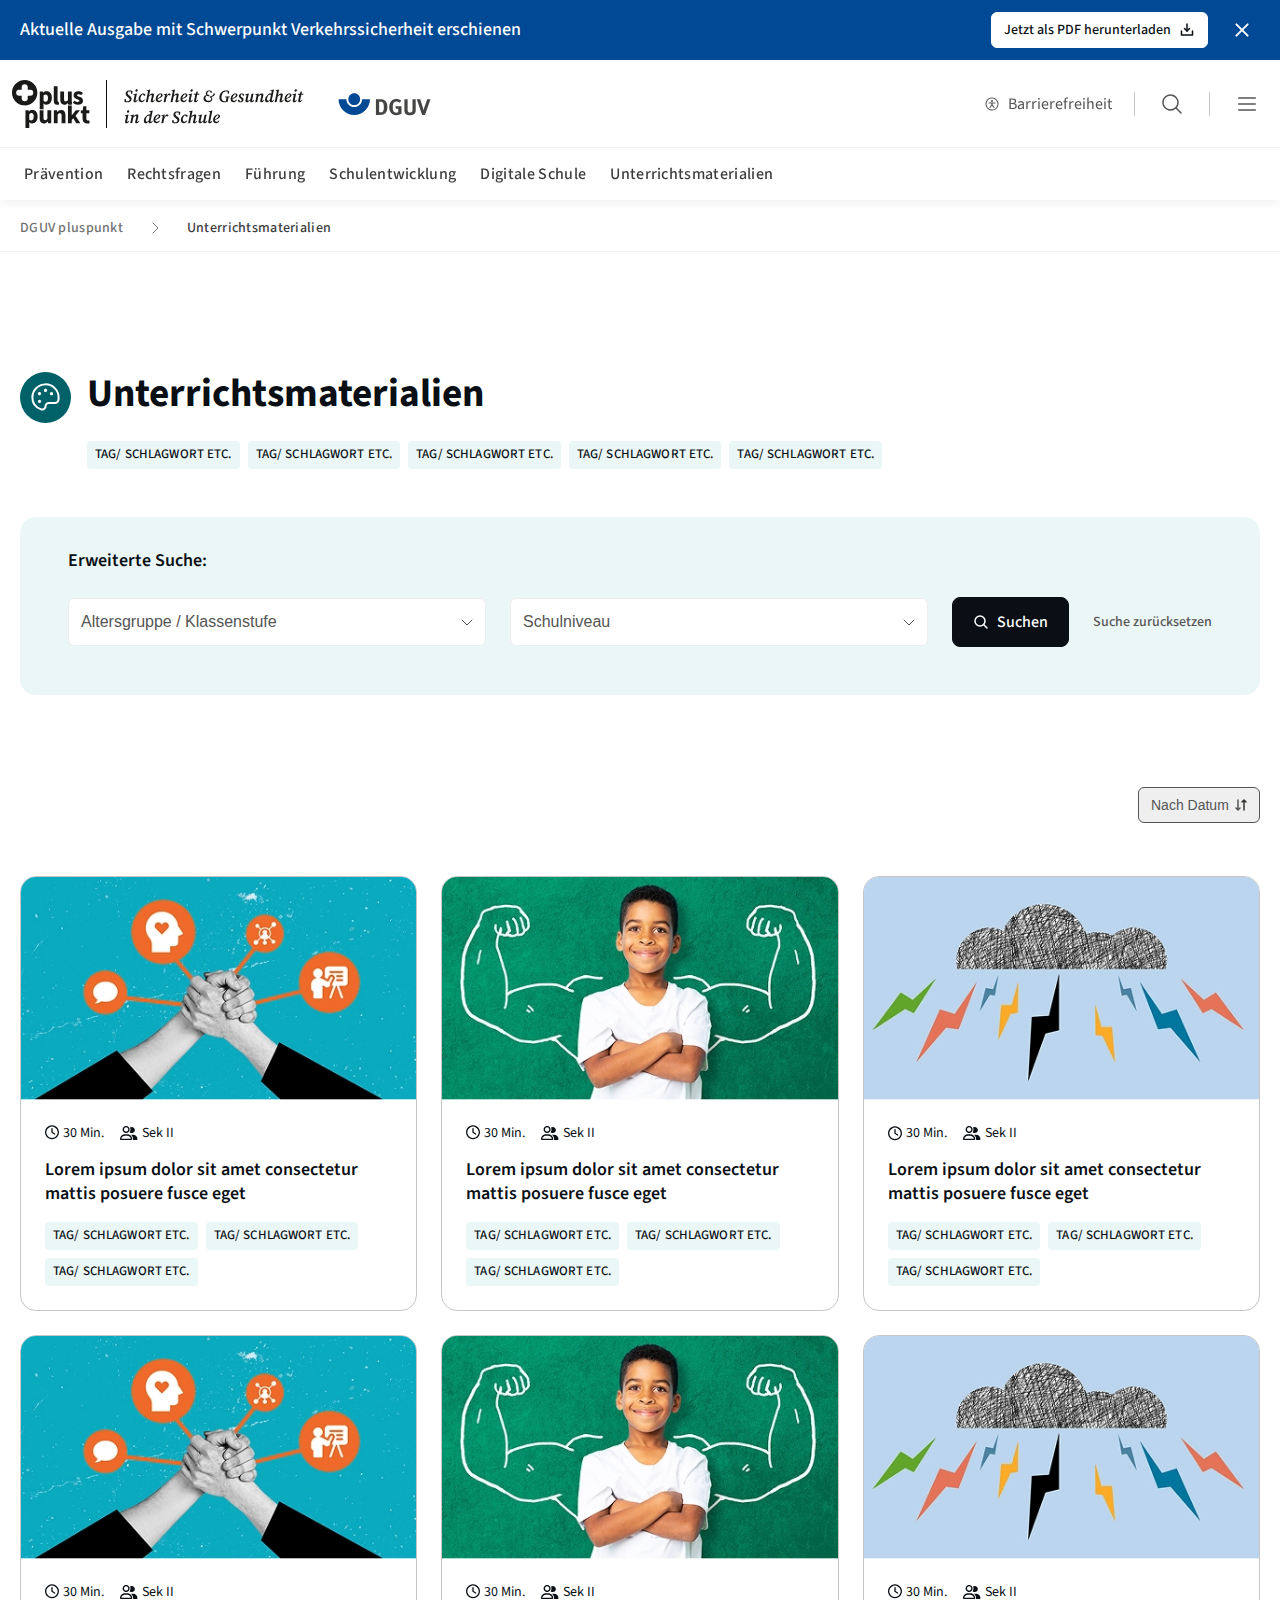
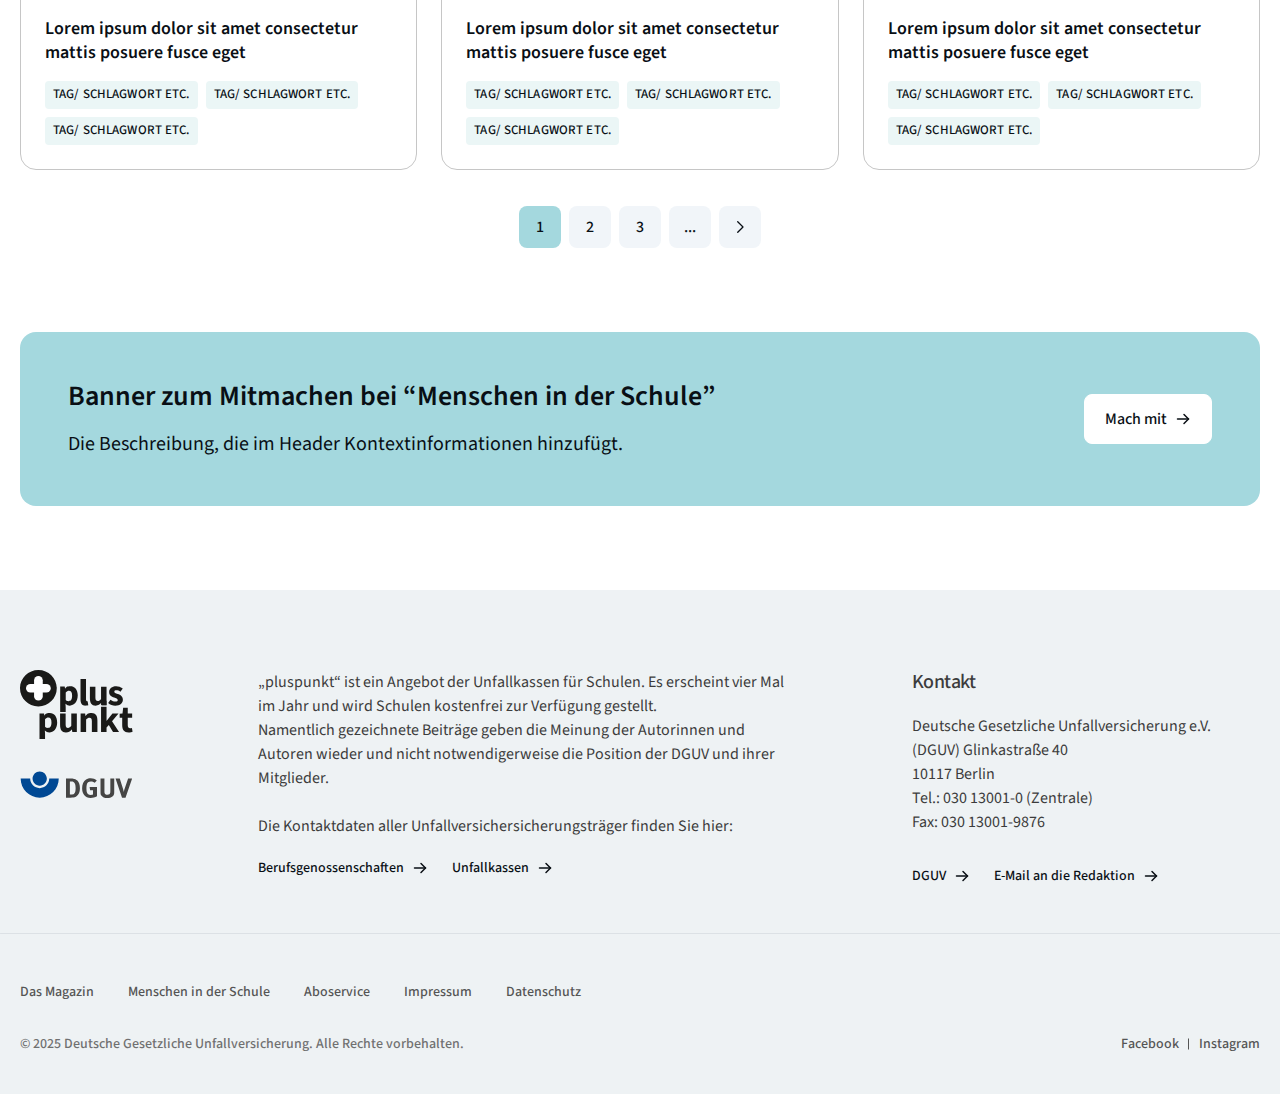
<file: page-2.html>
<!doctype html>
<html lang="de">
	<head>
		<meta charset="UTF-8">
		<meta name="viewport" content="width=device-width, initial-scale=1.0">
		<link rel="preload" href="./assets/fonts/SourceSans3-SemiBold.woff2" as="font" type="font/woff2" defer>
		<link rel="preload" href="./assets/fonts/SourceSans3-Regular.woff2" as="font" type="font/woff2" defer>
		<link rel="preload" href="./assets/fonts/SourceSans3-Medium.woff2" as="font" type="font/woff2" defer>
		<link rel="preload" href="./assets/fonts/SourceSans3-Bold.woff2" as="font" type="font/woff2" defer>
		<link rel="shortcut icon" href="./assets/img/favicon.ico">
		<title>page-2</title>
		<script defer src="./js/app.min.js?v=1762848361852"></script>
		<link rel="stylesheet" defer href="./css/app.min.css?v=1762848361852">
	</head>
	<body>
		<div class="wrapper">
			<header class="header">
				<div class="header__top">
					<div class="header__top-inner">
						<div class="header__top-body">
							<div class="header__top-text">Aktuelle Ausgabe mit Schwerpunkt Verkehrssicherheit erschienen</div>
							<a href="#" class="header__top-btn button button--small">
								<span>Jetzt als PDF herunterladen</span>
								<svg width="16" height="16" viewbox="0 0 16 16" fill="none" xmlns="http://www.w3.org/2000/svg">
									<path d="M8 9V2" stroke="currentColor" stroke-width="1.5" stroke-linecap="round" stroke-linejoin="round"></path>
									<path d="M13.5 9V13H2.5V9" stroke="currentColor" stroke-width="1.5" stroke-linecap="round" stroke-linejoin="round"></path>
									<path d="M10.5 6.5L8 9L5.5 6.5" stroke="currentColor" stroke-width="1.5" stroke-linecap="round" stroke-linejoin="round"></path>
								</svg>
							</a>
						</div>
						<button type="button" class="header__top-close">
							<svg width="20" height="20" viewbox="0 0 20 20" fill="none" xmlns="http://www.w3.org/2000/svg">
								<path d="M15.625 4.375L4.375 15.625" stroke="currentColor" stroke-width="2" stroke-linecap="round" stroke-linejoin="round"></path>
								<path d="M15.625 15.625L4.375 4.375" stroke="currentColor" stroke-width="2" stroke-linecap="round" stroke-linejoin="round"></path>
							</svg>
						</button>
					</div>
				</div>
				<div class="header__container">
					<div class="header__body">
						<div class="header__left">
							<div class="header__sublogo">
								<img src="./assets/img/plusPunkt.svg" alt="Image" loading="lazy">
							</div>
							<div class="header__logo-text mob-hide">
								<img src="./assets/img/logo-text.svg" alt="Image" loading="lazy">
							</div>
							<a href="https://dguv.de/de/index.jsp" target="_blank" class="header__logo">
								<img src="./assets/img/logo.svg" alt="Image" loading="lazy">
							</a>
						</div>
						<div class="header__actions">
							<button type="button" class="header__action" data-menu="accessible" data-menu-click="">
								<span class="header__action-icon header__action-icon--small">
									<svg width="24" height="24" viewbox="0 0 24 24" fill="none" xmlns="http://www.w3.org/2000/svg">
										<path d="M12 2.25C10.0716 2.25 8.18657 2.82183 6.58319 3.89317C4.97982 4.96451 3.73013 6.48726 2.99218 8.26884C2.25422 10.0504 2.06114 12.0108 2.43735 13.9021C2.81355 15.7934 3.74215 17.5307 5.10571 18.8943C6.46928 20.2579 8.20656 21.1865 10.0979 21.5627C11.9892 21.9389 13.9496 21.7458 15.7312 21.0078C17.5127 20.2699 19.0355 19.0202 20.1068 17.4168C21.1782 15.8134 21.75 13.9284 21.75 12C21.7473 9.41498 20.7192 6.93661 18.8913 5.10872C17.0634 3.28084 14.585 2.25273 12 2.25ZM12 20.25C10.3683 20.25 8.77326 19.7661 7.41655 18.8596C6.05984 17.9531 5.00242 16.6646 4.378 15.1571C3.75358 13.6496 3.5902 11.9908 3.90853 10.3905C4.22685 8.79016 5.01259 7.32015 6.16637 6.16637C7.32016 5.01259 8.79017 4.22685 10.3905 3.90852C11.9909 3.59019 13.6497 3.75357 15.1571 4.37799C16.6646 5.00242 17.9531 6.05984 18.8596 7.41655C19.7661 8.77325 20.25 10.3683 20.25 12C20.2475 14.1873 19.3775 16.2843 17.8309 17.8309C16.2843 19.3775 14.1873 20.2475 12 20.25ZM10.5 7.5C10.5 7.20333 10.588 6.91332 10.7528 6.66665C10.9176 6.41997 11.1519 6.22771 11.426 6.11418C11.7001 6.00065 12.0017 5.97094 12.2926 6.02882C12.5836 6.0867 12.8509 6.22956 13.0607 6.43934C13.2704 6.64912 13.4133 6.91639 13.4712 7.20736C13.5291 7.49834 13.4994 7.79994 13.3858 8.07403C13.2723 8.34811 13.08 8.58238 12.8334 8.7472C12.5867 8.91203 12.2967 9 12 9C11.6022 9 11.2206 8.84196 10.9393 8.56066C10.658 8.27936 10.5 7.89782 10.5 7.5ZM17.25 10.5C17.25 10.6989 17.171 10.8897 17.0303 11.0303C16.8897 11.171 16.6989 11.25 16.5 11.25H12.75V12.5231L15.6244 16.8356C15.7348 17.0012 15.7749 17.2039 15.7358 17.399C15.6968 17.5942 15.5818 17.7659 15.4163 17.8762C15.2507 17.9866 15.048 18.0267 14.8528 17.9877C14.6577 17.9487 14.486 17.8337 14.3756 17.6681L12 14.1056L9.62438 17.6681C9.56972 17.7501 9.49944 17.8205 9.41756 17.8754C9.33568 17.9302 9.2438 17.9684 9.14717 17.9877C8.95202 18.0267 8.74935 17.9866 8.58375 17.8762C8.41816 17.7659 8.3032 17.5942 8.26417 17.399C8.22514 17.2039 8.26523 17.0012 8.37563 16.8356L11.25 12.5231V11.25H7.5C7.30109 11.25 7.11033 11.171 6.96967 11.0303C6.82902 10.8897 6.75 10.6989 6.75 10.5C6.75 10.3011 6.82902 10.1103 6.96967 9.96967C7.11033 9.82902 7.30109 9.75 7.5 9.75H16.5C16.6989 9.75 16.8897 9.82902 17.0303 9.96967C17.171 10.1103 17.25 10.3011 17.25 10.5Z" fill="currentColor"></path>
									</svg>
								</span>
								<span class="header__action-text mob-hide">Barrierefreiheit</span>
							</button>
							<button type="button" class="header__action mob-hide" data-menu="search" data-menu-click="">
								<span class="header__action-icon">
									<svg width="24" height="24" viewbox="0 0 24 24" fill="none" xmlns="http://www.w3.org/2000/svg">
										<path d="M21.5306 20.4694L16.8365 15.7762C18.1971 14.1428 18.8755 12.0478 18.7307 9.92694C18.5859 7.80607 17.629 5.82268 16.0591 4.38935C14.4892 2.95602 12.4271 2.18311 10.3019 2.23141C8.17663 2.27971 6.15181 3.1455 4.64864 4.64867C3.14547 6.15184 2.27968 8.17666 2.23138 10.3019C2.18308 12.4272 2.95599 14.4892 4.38932 16.0591C5.82265 17.629 7.80604 18.5859 9.92691 18.7307C12.0478 18.8755 14.1428 18.1971 15.7762 16.8366L20.4693 21.5306C20.539 21.6003 20.6218 21.6556 20.7128 21.6933C20.8038 21.731 20.9014 21.7504 21 21.7504C21.0985 21.7504 21.1961 21.731 21.2871 21.6933C21.3782 21.6556 21.4609 21.6003 21.5306 21.5306C21.6003 21.4609 21.6556 21.3782 21.6933 21.2872C21.731 21.1961 21.7504 21.0985 21.7504 21C21.7504 20.9015 21.731 20.8039 21.6933 20.7128C21.6556 20.6218 21.6003 20.5391 21.5306 20.4694ZM3.74997 10.5C3.74997 9.16498 4.14585 7.85993 4.88755 6.7499C5.62925 5.63987 6.68345 4.7747 7.91686 4.26381C9.15026 3.75292 10.5075 3.61925 11.8168 3.8797C13.1262 4.14015 14.3289 4.78302 15.2729 5.72703C16.2169 6.67103 16.8598 7.87377 17.1203 9.18314C17.3807 10.4925 17.247 11.8497 16.7362 13.0831C16.2253 14.3165 15.3601 15.3707 14.2501 16.1124C13.14 16.8541 11.835 17.25 10.5 17.25C8.71037 17.248 6.99463 16.5362 5.72919 15.2708C4.46375 14.0053 3.75195 12.2896 3.74997 10.5Z" fill="currentColor"></path>
									</svg>
								</span>
							</button>
							<button type="button" class="header__action btn-menu" data-menu="menu" data-menu-click="">
								<span class="btn-menu__icon-pc">
									<svg width="24" height="24" viewbox="0 0 24 24" fill="none" xmlns="http://www.w3.org/2000/svg">
										<path d="M21 12C21 12.1989 20.921 12.3897 20.7803 12.5303C20.6397 12.671 20.4489 12.75 20.25 12.75H3.75C3.55109 12.75 3.36032 12.671 3.21967 12.5303C3.07902 12.3897 3 12.1989 3 12C3 11.8011 3.07902 11.6103 3.21967 11.4697C3.36032 11.329 3.55109 11.25 3.75 11.25H20.25C20.4489 11.25 20.6397 11.329 20.7803 11.4697C20.921 11.6103 21 11.8011 21 12ZM3.75 6.75H20.25C20.4489 6.75 20.6397 6.67098 20.7803 6.53033C20.921 6.38968 21 6.19891 21 6C21 5.80109 20.921 5.61032 20.7803 5.46967C20.6397 5.32902 20.4489 5.25 20.25 5.25H3.75C3.55109 5.25 3.36032 5.32902 3.21967 5.46967C3.07902 5.61032 3 5.80109 3 6C3 6.19891 3.07902 6.38968 3.21967 6.53033C3.36032 6.67098 3.55109 6.75 3.75 6.75ZM20.25 17.25H3.75C3.55109 17.25 3.36032 17.329 3.21967 17.4697C3.07902 17.6103 3 17.8011 3 18C3 18.1989 3.07902 18.3897 3.21967 18.5303C3.36032 18.671 3.55109 18.75 3.75 18.75H20.25C20.4489 18.75 20.6397 18.671 20.7803 18.5303C20.921 18.3897 21 18.1989 21 18C21 17.8011 20.921 17.6103 20.7803 17.4697C20.6397 17.329 20.4489 17.25 20.25 17.25Z" fill="currentColor"></path>
									</svg>
								</span>
								<span class="btn-menu__icon-mob">
									<svg width="26" height="19" viewbox="0 0 26 19" fill="none" xmlns="http://www.w3.org/2000/svg">
										<path d="M15.3047 17.1758C15.7781 17.176 16.1709 17.5686 16.1709 18.042C16.1707 18.5499 15.778 18.908 15.3047 18.9082H0.866211C0.358163 18.9082 0.000187139 18.55 0 18.042C0 17.5684 0.35803 17.1758 0.866211 17.1758H15.3047ZM15.0391 0C19.197 0.00022763 22.5469 3.39601 22.5469 7.50781C22.5469 9.27498 21.9344 10.9036 20.918 12.1973L25.7578 17.002C26.0811 17.3599 26.081 17.9031 25.7578 18.2266C25.3998 18.5846 24.8566 18.5846 24.5332 18.2266L19.6934 13.4219V13.4336C18.3883 14.4498 16.7713 15.0273 15.0391 15.0273C10.8925 15.0273 7.53137 11.666 7.53125 7.51953C7.53125 3.37294 10.8809 0 15.0391 0ZM17.9258 2.5293C16.1241 1.47854 13.9184 1.4785 12.1514 2.5293C10.3495 3.58038 9.26367 5.45184 9.26367 7.50781C9.26369 9.56377 10.3495 11.481 12.1514 12.5205C13.9185 13.5714 16.124 13.5714 17.9258 12.5205C19.693 11.4694 20.8135 9.59842 20.8135 7.50781C20.8135 5.45184 19.693 3.56883 17.9258 2.5293ZM6.33008 11.4004C6.65346 12.0355 7.08059 12.6247 7.57715 13.1328H0.866211C0.358101 13.1328 9.96059e-05 12.7747 0 12.2666C0 11.7931 0.35803 11.4004 0.866211 11.4004H6.33008ZM5.83301 5.625C5.65977 6.17938 5.54425 6.75684 5.49805 7.35742H0.866211C0.358038 7.35739 1.20516e-05 6.99939 0 6.49121C0 6.01767 0.35803 5.62504 0.866211 5.625H5.83301Z" fill="currentColor"></path>
									</svg>
								</span>
							</button>
						</div>
					</div>
					<nav class="header__nav">
						<ul class="header__nav-list">
							<li class="header__nav-item">
								<a href="#" class="header__nav-link link">Prävention</a>
							</li>
							<li class="header__nav-item">
								<a href="#" class="header__nav-link link">Rechtsfragen</a>
							</li>
							<li class="header__nav-item">
								<a href="#" class="header__nav-link link">Führung</a>
							</li>
							<li class="header__nav-item">
								<a href="#" class="header__nav-link link">Schulentwicklung</a>
							</li>
							<li class="header__nav-item">
								<a href="#" class="header__nav-link link">Digitale Schule</a>
							</li>
							<li class="header__nav-item">
								<a href="#" class="header__nav-link link">Unterrichtsmaterialien</a>
							</li>
						</ul>
					</nav>
				</div>
				<div class="accessible-block" data-menu-target="accessible">
					<div class="accessible-block__container">
						<div class="accessible-block__body">
							<div class="accessible-block__head">
								<button type="button" class="accessible-block__close" data-menu-close="">
									<svg width="20" height="20" viewbox="0 0 20 20" fill="none" xmlns="http://www.w3.org/2000/svg">
										<path d="M15.625 4.375L4.375 15.625" stroke="currentColor" stroke-width="2" stroke-linecap="round" stroke-linejoin="round"></path>
										<path d="M15.625 15.625L4.375 4.375" stroke="currentColor" stroke-width="2" stroke-linecap="round" stroke-linejoin="round"></path>
									</svg>
								</button>
							</div>
							<div class="accessible-block__title">Barrierefreiheit</div>
							<ul class="accessible-block__list">
								<li class="accessible-block__item">
									<a href="#" class="accessible-block__link link">Erklärung zur Barrierefreiheit</a>
								</li>
								<li class="accessible-block__item">
									<a href="#" class="accessible-block__link link">Leichte Sprache</a>
								</li>
								<li class="accessible-block__item">
									<a href="#" class="accessible-block__link link">Informationen in Deutscher Gebärdensprache (DGS)</a>
								</li>
								<li class="accessible-block__item">
									<a href="#" class="accessible-block__link link">Kontakt zur Ansprechperson</a>
								</li>
								<li class="accessible-block__item">
									<a href="#" class="accessible-block__link link">Barriere melden</a>
								</li>
							</ul>
						</div>
					</div>
				</div>
				<div class="search-block" data-menu-target="search">
					<div class="search-block__inner">
						<div class="search-block__container">
							<div class="search-block__head">
								<button type="button" class="search-block__close" data-menu-close="">
									<svg width="20" height="20" viewbox="0 0 20 20" fill="none" xmlns="http://www.w3.org/2000/svg">
										<path d="M15.625 4.375L4.375 15.625" stroke="currentColor" stroke-width="2" stroke-linecap="round" stroke-linejoin="round"></path>
										<path d="M15.625 15.625L4.375 4.375" stroke="currentColor" stroke-width="2" stroke-linecap="round" stroke-linejoin="round"></path>
									</svg>
								</button>
							</div>
							<div class="search-block__body">
								<div class="search-block__block">
									<div class="search-block__title">Suche</div>
									<div class="search-block__field input-field">
										<input type="text" name="search" placeholder="Text" class="input-field__input input input--icon">
										<button type="button" class="input-field__icon">
											<svg width="16" height="16" viewbox="0 0 16 16" fill="none" xmlns="http://www.w3.org/2000/svg">
												<path d="M7 12C9.76142 12 12 9.76142 12 7C12 4.23858 9.76142 2 7 2C4.23858 2 2 4.23858 2 7C2 9.76142 4.23858 12 7 12Z" stroke="currentColor" stroke-linecap="round" stroke-linejoin="round"></path>
												<path d="M10.5356 10.5356L14 14" stroke="currentColor" stroke-linecap="round" stroke-linejoin="round"></path>
											</svg>
										</button>
									</div>
								</div>
								<div class="search-block__info">
									<div class="search-block__subtitle">Beliebte thematische Schlagworte:</div>
									<div class="search-block__tags tags">
										<a href="#" class="tags__btn">Tag/ Schlagwort etc.</a>
										<a href="#" class="tags__btn">Tag/ Schlagwort etc.</a>
										<a href="#" class="tags__btn">Tag/ Schlagwort etc.</a>
										<a href="#" class="tags__btn">Tag/ Schlagwort etc.</a>
										<a href="#" class="tags__btn">Tag/ Schlagwort etc.</a>
										<a href="#" class="tags__btn">Tag/ Schlagwort etc.</a>
										<a href="#" class="tags__btn">Tag/ Schlagwort etc.</a>
										<a href="#" class="tags__btn">Tag/ Schlagwort etc.</a>
									</div>
								</div>
							</div>
						</div>
					</div>
				</div>
				<div class="menu" data-menu-target="menu">
					<div class="menu__container">
						<div class="menu__head">
							<div class="menu__left">
								<div class="menu__sublogo">
									<img src="./assets/img/plusPunkt.svg" alt="Image" loading="lazy">
								</div>
								<div class="menu__logo-text mob-hide">
									<img src="./assets/img/logo-text.svg" alt="Image" loading="lazy">
								</div>
								<a href="https://dguv.de/de/index.jsp" class="menu__logo">
									<img src="./assets/img/logo.svg" alt="Image" loading="lazy">
								</a>
							</div>
							<button type="button" class="menu__close" data-menu-close="">
								<svg width="20" height="20" viewbox="0 0 20 20" fill="none" xmlns="http://www.w3.org/2000/svg">
									<path d="M15.625 4.375L4.375 15.625" stroke="currentColor" stroke-width="2" stroke-linecap="round" stroke-linejoin="round"></path>
									<path d="M15.625 15.625L4.375 4.375" stroke="currentColor" stroke-width="2" stroke-linecap="round" stroke-linejoin="round"></path>
								</svg>
							</button>
						</div>
						<div class="menu__search input-field">
							<input type="text" name="search" placeholder="Text" class="input-field__input input input--icon">
							<button type="button" class="input-field__icon">
								<svg width="16" height="16" viewbox="0 0 16 16" fill="none" xmlns="http://www.w3.org/2000/svg">
									<path d="M7 12C9.76142 12 12 9.76142 12 7C12 4.23858 9.76142 2 7 2C4.23858 2 2 4.23858 2 7C2 9.76142 4.23858 12 7 12Z" stroke="currentColor" stroke-linecap="round" stroke-linejoin="round"></path>
									<path d="M10.5356 10.5356L14 14" stroke="currentColor" stroke-linecap="round" stroke-linejoin="round"></path>
								</svg>
							</button>
						</div>
						<nav class="menu__body">
							<ul class="menu__list">
								<li class="menu__item">
									<a href="#" class="menu__link link">
										<svg width="16" height="16" viewbox="0 0 16 16" fill="none" xmlns="http://www.w3.org/2000/svg">
											<path d="M13.5 7V3.5C13.5 3.36739 13.4473 3.24021 13.3536 3.14645C13.2598 3.05268 13.1326 3 13 3H3C2.86739 3 2.74021 3.05268 2.64645 3.14645C2.55268 3.24021 2.5 3.36739 2.5 3.5V7C2.5 13 8 14.5 8 14.5C8 14.5 13.5 13 13.5 7Z" stroke="currentColor" stroke-width="1.5" stroke-linecap="round" stroke-linejoin="round"></path>
											<path d="M5.5 8.5L7 10L10.5 6.5" stroke="currentColor" stroke-width="1.5" stroke-linecap="round" stroke-linejoin="round"></path>
										</svg>
										<span>Prävention</span>
									</a>
								</li>
								<li class="menu__item">
									<a href="#" class="menu__link link">
										<svg width="16" height="16" viewbox="0 0 16 16" fill="none" xmlns="http://www.w3.org/2000/svg">
											<path d="M8 2.5V13.5" stroke="currentColor" stroke-width="1.5" stroke-linecap="round" stroke-linejoin="round"></path>
											<path d="M6.5 13.5H9.5" stroke="currentColor" stroke-width="1.5" stroke-linecap="round" stroke-linejoin="round"></path>
											<path d="M3.5 5.5L12.5 3.5" stroke="#343330" stroke-width="1.5" stroke-linecap="round" stroke-linejoin="round"></path>
											<path d="M1.5 10.5C1.5 11.6044 2.75 12 3.5 12C4.25 12 5.5 11.6044 5.5 10.5L3.5 5.5L1.5 10.5Z" stroke="currentColor" stroke-width="1.5" stroke-linecap="round" stroke-linejoin="round"></path>
											<path d="M10.5 8.5C10.5 9.60438 11.75 10 12.5 10C13.25 10 14.5 9.60438 14.5 8.5L12.5 3.5L10.5 8.5Z" stroke="currentColor" stroke-width="1.5" stroke-linecap="round" stroke-linejoin="round"></path>
										</svg>
										<span>Rechtsfragen</span>
									</a>
								</li>
								<li class="menu__item">
									<a href="#" class="menu__link link">
										<svg width="16" height="16" viewbox="0 0 16 16" fill="none" xmlns="http://www.w3.org/2000/svg">
											<path d="M12 7.5C12.5822 7.49956 13.1566 7.63492 13.6773 7.8953C14.1981 8.15569 14.651 8.53394 15 9" stroke="currentColor" stroke-width="1.5" stroke-linecap="round" stroke-linejoin="round"></path>
											<path d="M1 9C1.349 8.53394 1.80187 8.15569 2.32265 7.8953C2.84343 7.63492 3.41775 7.49956 4 7.5" stroke="currentColor" stroke-width="1.5" stroke-linecap="round" stroke-linejoin="round"></path>
											<path d="M8 11.5C9.38071 11.5 10.5 10.3807 10.5 9C10.5 7.61929 9.38071 6.5 8 6.5C6.61929 6.5 5.5 7.61929 5.5 9C5.5 10.3807 6.61929 11.5 8 11.5Z" stroke="currentColor" stroke-width="1.5" stroke-linecap="round" stroke-linejoin="round"></path>
											<path d="M4.5 13.5C4.85893 12.8909 5.3706 12.386 5.98444 12.0353C6.59827 11.6845 7.29302 11.5 8 11.5C8.70698 11.5 9.40173 11.6845 10.0156 12.0353C10.6294 12.386 11.1411 12.8909 11.5 13.5" stroke="currentColor" stroke-width="1.5" stroke-linecap="round" stroke-linejoin="round"></path>
											<path d="M10.0625 5C10.156 4.63785 10.3492 4.30918 10.6201 4.05131C10.891 3.79345 11.2288 3.61672 11.5952 3.5412C11.9615 3.46567 12.3416 3.49439 12.6925 3.62407C13.0433 3.75376 13.3507 3.97922 13.5798 4.27486C13.8089 4.57049 13.9506 4.92445 13.9886 5.29653C14.0267 5.66862 13.9596 6.04392 13.7951 6.37981C13.6305 6.7157 13.3751 6.99872 13.0578 7.19673C12.7405 7.39475 12.374 7.49981 12 7.5" stroke="currentColor" stroke-width="1.5" stroke-linecap="round" stroke-linejoin="round"></path>
											<path d="M3.99997 7.5C3.62594 7.49981 3.25947 7.39475 2.94216 7.19673C2.62485 6.99872 2.36942 6.7157 2.20489 6.37981C2.04035 6.04392 1.9733 5.66862 2.01135 5.29653C2.0494 4.92445 2.19103 4.57049 2.42015 4.27486C2.64926 3.97922 2.95669 3.75376 3.30751 3.62407C3.65833 3.49439 4.03849 3.46567 4.40481 3.5412C4.77113 3.61672 5.10894 3.79345 5.37986 4.05131C5.65078 4.30918 5.84396 4.63785 5.93747 5" stroke="currentColor" stroke-width="1.5" stroke-linecap="round" stroke-linejoin="round"></path>
										</svg>
										<span>Führung</span>
									</a>
								</li>
								<li class="menu__item">
									<a href="#" class="menu__link link">
										<svg width="17" height="16" viewbox="0 0 17 16" fill="none" xmlns="http://www.w3.org/2000/svg">
											<path d="M1.5 13.5H15.5" stroke="currentColor" stroke-width="1.5" stroke-linecap="round" stroke-linejoin="round"></path>
											<path d="M5 5H6" stroke="currentColor" stroke-width="1.5" stroke-linecap="round" stroke-linejoin="round"></path>
											<path d="M8 5H9" stroke="currentColor" stroke-width="1.5" stroke-linecap="round" stroke-linejoin="round"></path>
											<path d="M5 7.5H6" stroke="currentColor" stroke-width="1.5" stroke-linecap="round" stroke-linejoin="round"></path>
											<path d="M8 7.5H9" stroke="currentColor" stroke-width="1.5" stroke-linecap="round" stroke-linejoin="round"></path>
											<path d="M5.5 13.5V10H8.5V13.5" stroke="currentColor" stroke-width="1.5" stroke-linecap="round" stroke-linejoin="round"></path>
											<path d="M3 2.5V13.5" stroke="currentColor" stroke-width="1.5" stroke-linecap="round" stroke-linejoin="round"></path>
											<path d="M11 13.5V2.5" stroke="currentColor" stroke-width="1.5" stroke-linecap="round" stroke-linejoin="round"></path>
											<path d="M2.5 2.5H11.5" stroke="currentColor" stroke-width="1.5" stroke-linecap="round" stroke-linejoin="round"></path>
											<path d="M14 13.5V5.5" stroke="currentColor" stroke-width="1.5" stroke-linecap="round" stroke-linejoin="round"></path>
											<path d="M11 5.5H14.5" stroke="currentColor" stroke-width="1.5" stroke-linecap="round" stroke-linejoin="round"></path>
										</svg>
										<span>Schulentwicklung</span>
									</a>
								</li>
								<li class="menu__item">
									<a href="#" class="menu__link link">
										<svg width="16" height="16" viewbox="0 0 16 16" fill="none" xmlns="http://www.w3.org/2000/svg">
											<path d="M2 12.5V3.5C2 3.36739 2.05268 3.24021 2.14645 3.14645C2.24021 3.05268 2.36739 3 2.5 3H13.5C13.6326 3 13.7598 3.05268 13.8536 3.14645C13.9473 3.24021 14 3.36739 14 3.5V8.5" stroke="currentColor" stroke-width="1.5" stroke-linecap="round" stroke-linejoin="round"></path>
											<path d="M1 12.5H15" stroke="currentColor" stroke-width="1.5" stroke-linecap="round" stroke-linejoin="round"></path>
											<path d="M10 12.5V10.5H14V12.5" stroke="currentColor" stroke-width="1.5" stroke-linecap="round" stroke-linejoin="round"></path>
										</svg>
										<span>Digitale Schule</span>
									</a>
								</li>
								<li class="menu__item">
									<a href="#" class="menu__link link">
										<svg width="16" height="16" viewbox="0 0 16 16" fill="none" xmlns="http://www.w3.org/2000/svg">
											<path d="M8 12C8 11.6022 8.15804 11.2206 8.43934 10.9393C8.72064 10.658 9.10218 10.5 9.5 10.5H12.3881C12.7279 10.5001 13.0576 10.3848 13.3233 10.173C13.589 9.96126 13.7749 9.66558 13.8506 9.33437C13.9539 8.87962 14.004 8.41443 14 7.94812C13.9719 4.64687 11.24 1.96687 7.9375 2C6.35706 2.01646 4.84694 2.65586 3.7352 3.7793C2.62347 4.90274 1.99991 6.41947 2 8C2 10.6131 3.67062 12.59 6 13.4131C6.22616 13.4931 6.4682 13.5176 6.70581 13.4847C6.94342 13.4518 7.16967 13.3624 7.36558 13.224C7.56149 13.0855 7.72135 12.9022 7.83174 12.6892C7.94212 12.4762 7.99983 12.2399 8 12Z" stroke="currentColor" stroke-width="1.5" stroke-linecap="round" stroke-linejoin="round"></path>
											<path d="M8 4.1875C8.31066 4.1875 8.5625 4.43934 8.5625 4.75C8.5625 5.06066 8.31066 5.3125 8 5.3125C7.68934 5.3125 7.4375 5.06066 7.4375 4.75C7.4375 4.43934 7.68934 4.1875 8 4.1875Z" fill="currentColor" stroke="currentColor" stroke-width="0.125"></path>
											<path d="M5.25 6.875C5.59518 6.875 5.875 6.59518 5.875 6.25C5.875 5.90482 5.59518 5.625 5.25 5.625C4.90482 5.625 4.625 5.90482 4.625 6.25C4.625 6.59518 4.90482 6.875 5.25 6.875Z" fill="currentColor"></path>
											<path d="M5.25 10.375C5.59518 10.375 5.875 10.0952 5.875 9.75C5.875 9.40482 5.59518 9.125 5.25 9.125C4.90482 9.125 4.625 9.40482 4.625 9.75C4.625 10.0952 4.90482 10.375 5.25 10.375Z" fill="currentColor"></path>
											<path d="M10.75 6.875C11.0952 6.875 11.375 6.59518 11.375 6.25C11.375 5.90482 11.0952 5.625 10.75 5.625C10.4048 5.625 10.125 5.90482 10.125 6.25C10.125 6.59518 10.4048 6.875 10.75 6.875Z" fill="currentColor"></path>
										</svg>
										<span>Unterrichtsmaterialien</span>
									</a>
								</li>
							</ul>
							<ul class="menu__list">
								<li class="menu__item">
									<a href="#" class="menu__link link">Menschen in der Schule</a>
								</li>
								<li class="menu__item">
									<a href="#" class="menu__link link">Das Magazin</a>
								</li>
							</ul>
							<div class="menu__info">
								<div class="menu__text">Beliebte thematische Schlagworte:</div>
								<div class="menu__tags tags">
									<a href="#" class="tags__btn">Tag/ Schlagwort etc.</a>
									<a href="#" class="tags__btn">Tag/ Schlagwort etc.</a>
									<a href="#" class="tags__btn">Tag/ Schlagwort etc.</a>
									<a href="#" class="tags__btn">Tag/ Schlagwort etc.</a>
									<a href="#" class="tags__btn">Tag/ Schlagwort etc.</a>
									<a href="#" class="tags__btn">Tag/ Schlagwort etc.</a>
									<a href="#" class="tags__btn">Tag/ Schlagwort etc.</a>
									<a href="#" class="tags__btn">Tag/ Schlagwort etc.</a>
								</div>
							</div>
						</nav>
						<div class="menu__bottom">
							<nav class="menu__nav">
								<ul class="menu__nav-list">
									<li class="menu__nav-item">
										<a href="#" class="menu__nav-link">Aboservice</a>
									</li>
									<li class="menu__nav-item">
										<a href="#" class="menu__nav-link">Impressum</a>
									</li>
									<li class="menu__nav-item">
										<a href="#" class="menu__nav-link">Datenschutz</a>
									</li>
								</ul>
							</nav>
							<a href="#" class="menu__btn button button--small">
								<svg width="16" height="16" viewbox="0 0 16 16" fill="none" xmlns="http://www.w3.org/2000/svg">
									<path d="M6.04055 3.87502C5.87741 3.58808 5.83438 3.24825 5.92087 2.92969C6.00735 2.61114 6.21633 2.33973 6.50219 2.17468C6.78805 2.00964 7.12758 1.96436 7.4467 2.04873C7.76582 2.1331 8.03862 2.34027 8.20555 2.62502L10.0806 5.87502" stroke="currentColor" stroke-width="1.5" stroke-linecap="round" stroke-linejoin="round"></path>
									<path d="M4.33258 5.91688L3.44258 4.375C3.27682 4.08782 3.23193 3.74656 3.31779 3.42628C3.40364 3.106 3.61321 2.83295 3.90039 2.66719C4.18757 2.50143 4.52884 2.45654 4.84912 2.5424C5.16939 2.62825 5.44245 2.83782 5.60821 3.125L7.55633 6.5" stroke="currentColor" stroke-width="1.5" stroke-linecap="round" stroke-linejoin="round"></path>
									<path d="M9.92935 10C9.56951 9.46827 9.42804 8.81846 9.53428 8.18525C9.64051 7.55203 9.9863 6.98397 10.5 6.59877L10.0825 5.87502C9.91672 5.58759 9.87193 5.24609 9.95796 4.92564C10.044 4.60518 10.2538 4.33203 10.5412 4.16627C10.8287 4.00051 11.1702 3.95572 11.4906 4.04175C11.8111 4.12778 12.0842 4.33759 12.25 4.62502L13.3319 6.50002C13.6602 7.06885 13.8732 7.69677 13.9588 8.34794C14.0445 8.99911 14.001 9.66076 13.8309 10.2951C13.6609 10.9295 13.3675 11.5242 12.9676 12.0452C12.5677 12.5661 12.0691 13.0033 11.5003 13.3316C10.3515 13.9946 8.98635 14.1742 7.70518 13.8307C6.42401 13.4872 5.33177 12.6488 4.66873 11.5L2.16873 7.16752C2.00558 6.88057 1.96256 6.54074 2.04904 6.22219C2.13553 5.90364 2.3445 5.63222 2.63036 5.46718C2.91622 5.30213 3.25576 5.25685 3.57488 5.34122C3.894 5.42559 4.16679 5.63276 4.33373 5.91752L5.5356 8.00002" stroke="currentColor" stroke-width="1.5" stroke-linecap="round" stroke-linejoin="round"></path>
									<path d="M12 2.11127C12.4135 2.22046 12.8013 2.41044 13.141 2.67024C13.4808 2.93005 13.7657 3.25455 13.9794 3.62502L14 3.66064" stroke="currentColor" stroke-width="1.5" stroke-linecap="round" stroke-linejoin="round"></path>
									<path d="M4.66375 14.5C3.96647 13.9491 3.3806 13.2703 2.9375 12.5" stroke="currentColor" stroke-width="1.5" stroke-linecap="round" stroke-linejoin="round"></path>
								</svg>
								<span>Kontakt</span>
							</a>
						</div>
					</div>
				</div>
			</header>
			<main class="page">
				<div class="breadcrumbs">
					<div class="breadcrumbs__container">
						<ul class="breadcrumbs__list">
							<li class="breadcrumbs__item">
								<a href="#" class="breadcrumbs__link link">DGUV pluspunkt</a>
							</li>
							<li class="breadcrumbs__item">
								<span class="breadcrumbs__link is-active">Unterrichtsmaterialien</span>
							</li>
						</ul>
					</div>
				</div>
				<section class="promo">
					<div class="promo__container">
						<div class="promo__body">
							<figure class="promo__icon">
								<img src="./assets/img/icons/Palette.svg" alt="Image" loading="lazy">
							</figure>
							<div class="promo__content">
								<h1 class="promo__title title title--h1">Unterrichtsmaterialien</h1>
								<div class="promo__tags tags">
									<a href="#" class="tags__btn">Tag/ Schlagwort etc.</a>
									<a href="#" class="tags__btn">Tag/ Schlagwort etc.</a>
									<a href="#" class="tags__btn">Tag/ Schlagwort etc.</a>
									<a href="#" class="tags__btn">Tag/ Schlagwort etc.</a>
									<a href="#" class="tags__btn">Tag/ Schlagwort etc.</a>
								</div>
							</div>
						</div>
						<div class="promo__search advanced-search">
							<div class="advanced-search__label title title--h4">Erweiterte Suche:</div>
							<div class="advanced-search__row">
								<div class="advanced-search__inputs">
									<select name="sel-1" class="advanced-search__sel select">
										<option value="1" selected>Altersgruppe / Klassenstufe</option>
										<option value="2">Altersgruppe / Klassenstufe №2</option>
										<option value="3">Altersgruppe / Klassenstufe №3</option>
										<option value="4">Altersgruppe / Klassenstufe №4</option>
									</select>
									<select name="sel-2" class="advanced-search__sel select">
										<option value="1" selected>Schulniveau</option>
										<option value="2">Schulniveau №2</option>
										<option value="3">Schulniveau №3</option>
										<option value="4">Schulniveau №4</option>
									</select>
								</div>
								<button type="button" class="advanced-search__btn button button--dark">
									<svg width="16" height="16" viewbox="0 0 16 16" fill="none" xmlns="http://www.w3.org/2000/svg">
										<path d="M7 12C9.76142 12 12 9.76142 12 7C12 4.23858 9.76142 2 7 2C4.23858 2 2 4.23858 2 7C2 9.76142 4.23858 12 7 12Z" stroke="currentColor" stroke-width="1.5" stroke-linecap="round" stroke-linejoin="round"></path>
										<path d="M10.5352 10.5356L13.9995 14" stroke="currentColor" stroke-width="1.5" stroke-linecap="round" stroke-linejoin="round"></path>
									</svg>
									<span>Suchen</span>
								</button>
								<a href="#" class="advanced-search__link">Suche zurücksetzen</a>
							</div>
						</div>
					</div>
				</section>
				<section class="catalog">
					<div class="catalog__container">
						<div class="catalog__head section-head">
							<select name="sort" class="section-head__sort">
								<option value="1" selected>Nach Datum</option>
								<option value="2">Beliebt</option>
								<option value="3">Neu</option>
							</select>
						</div>
						<div class="catalog__items">
							<article class="article-card">
								<figure class="article-card__img">
									<img alt="Image" loading="lazy" src="./assets/img/articles/image-2.webp">
								</figure>
								<div class="article-card__body">
									<div class="article-card__top">
										<div class="article-card__info">
											<svg width="14" height="15" viewbox="0 0 14 15" fill="none" xmlns="http://www.w3.org/2000/svg">
												<path d="M12.6875 7.30078C12.6875 5.27734 11.5938 3.41797 9.84375 2.37891C8.06641 1.36719 5.90625 1.36719 4.15625 2.37891C2.37891 3.41797 1.3125 5.27734 1.3125 7.30078C1.3125 9.35156 2.37891 11.2109 4.15625 12.25C5.90625 13.2617 8.06641 13.2617 9.84375 12.25C11.5938 11.2109 12.6875 9.35156 12.6875 7.30078ZM0 7.30078C0 4.8125 1.3125 2.51562 3.5 1.25781C5.66016 0 8.3125 0 10.5 1.25781C12.6602 2.51562 14 4.8125 14 7.30078C14 9.81641 12.6602 12.1133 10.5 13.3711C8.3125 14.6289 5.66016 14.6289 3.5 13.3711C1.3125 12.1133 0 9.81641 0 7.30078ZM6.34375 3.58203C6.34375 3.22656 6.61719 2.92578 7 2.92578C7.35547 2.92578 7.65625 3.22656 7.65625 3.58203V6.97266L9.98047 8.50391C10.2812 8.72266 10.3633 9.13281 10.1719 9.43359C9.95312 9.73438 9.54297 9.81641 9.24219 9.59766L6.61719 7.84766C6.45312 7.73828 6.34375 7.51953 6.34375 7.30078V3.58203Z" fill="currentColor"></path>
											</svg>
											<span>30 Min.</span>
										</div>
										<div class="article-card__info">
											<svg width="18" height="14" viewbox="0 0 18 14" fill="none" xmlns="http://www.w3.org/2000/svg">
												<path d="M6.125 1.3125C5.33203 1.3125 4.62109 1.75 4.21094 2.40625C3.82812 3.08984 3.82812 3.9375 4.21094 4.59375C4.62109 5.27734 5.33203 5.6875 6.125 5.6875C6.89062 5.6875 7.60156 5.27734 8.01172 4.59375C8.39453 3.9375 8.39453 3.08984 8.01172 2.40625C7.60156 1.75 6.89062 1.3125 6.125 1.3125ZM6.125 7C4.86719 7 3.71875 6.34375 3.08984 5.25C2.46094 4.18359 2.46094 2.84375 3.08984 1.75C3.71875 0.683594 4.86719 0 6.125 0C7.35547 0 8.50391 0.683594 9.13281 1.75C9.76172 2.84375 9.76172 4.18359 9.13281 5.25C8.50391 6.34375 7.35547 7 6.125 7ZM4.86719 9.625C3.0625 9.625 1.58594 10.9648 1.33984 12.6875H10.8828C10.6367 10.9648 9.16016 9.625 7.35547 9.625H4.86719ZM4.86719 8.3125H7.35547C10.0625 8.3125 12.25 10.5 12.25 13.207C12.25 13.6445 11.8672 14 11.4297 14H0.792969C0.355469 14 0 13.6445 0 13.207C0 10.5 2.16016 8.3125 4.86719 8.3125ZM16.6523 14H12.9062C13.043 13.7812 13.125 13.5078 13.125 13.207C13.125 11.4297 12.3047 9.84375 11.0469 8.77734C11.1562 8.77734 11.2656 8.75 11.4023 8.75H13.0703C15.5039 8.75 17.5 10.7461 17.5 13.1797C17.5 13.6445 17.1172 14 16.6523 14ZM11.8125 7C10.9648 7 10.1992 6.67188 9.625 6.125C10.1719 5.38672 10.5 4.48438 10.5 3.5C10.5 2.78906 10.3086 2.07812 9.98047 1.47656C10.5 1.12109 11.1289 0.875 11.8125 0.875C13.4805 0.875 14.875 2.26953 14.875 3.9375C14.875 5.63281 13.4805 7 11.8125 7Z" fill="currentColor"></path>
											</svg>
											<span>Sek II</span>
										</div>
									</div>
									<a href="#" class="article-card__title title title--h4">Lorem ipsum dolor sit amet consectetur mattis posuere fusce eget</a>
									<div class="article-card__tags tags">
										<a href="#" class="tags__btn">Tag/ Schlagwort etc.</a>
										<a href="#" class="tags__btn">Tag/ Schlagwort etc.</a>
										<a href="#" class="tags__btn">Tag/ Schlagwort etc.</a>
									</div>
								</div>
							</article>
							<article class="article-card">
								<figure class="article-card__img">
									<img alt="Image" loading="lazy" src="./assets/img/articles/image-3.webp">
								</figure>
								<div class="article-card__body">
									<div class="article-card__top">
										<div class="article-card__info">
											<svg width="14" height="15" viewbox="0 0 14 15" fill="none" xmlns="http://www.w3.org/2000/svg">
												<path d="M12.6875 7.30078C12.6875 5.27734 11.5938 3.41797 9.84375 2.37891C8.06641 1.36719 5.90625 1.36719 4.15625 2.37891C2.37891 3.41797 1.3125 5.27734 1.3125 7.30078C1.3125 9.35156 2.37891 11.2109 4.15625 12.25C5.90625 13.2617 8.06641 13.2617 9.84375 12.25C11.5938 11.2109 12.6875 9.35156 12.6875 7.30078ZM0 7.30078C0 4.8125 1.3125 2.51562 3.5 1.25781C5.66016 0 8.3125 0 10.5 1.25781C12.6602 2.51562 14 4.8125 14 7.30078C14 9.81641 12.6602 12.1133 10.5 13.3711C8.3125 14.6289 5.66016 14.6289 3.5 13.3711C1.3125 12.1133 0 9.81641 0 7.30078ZM6.34375 3.58203C6.34375 3.22656 6.61719 2.92578 7 2.92578C7.35547 2.92578 7.65625 3.22656 7.65625 3.58203V6.97266L9.98047 8.50391C10.2812 8.72266 10.3633 9.13281 10.1719 9.43359C9.95312 9.73438 9.54297 9.81641 9.24219 9.59766L6.61719 7.84766C6.45312 7.73828 6.34375 7.51953 6.34375 7.30078V3.58203Z" fill="currentColor"></path>
											</svg>
											<span>30 Min.</span>
										</div>
										<div class="article-card__info">
											<svg width="18" height="14" viewbox="0 0 18 14" fill="none" xmlns="http://www.w3.org/2000/svg">
												<path d="M6.125 1.3125C5.33203 1.3125 4.62109 1.75 4.21094 2.40625C3.82812 3.08984 3.82812 3.9375 4.21094 4.59375C4.62109 5.27734 5.33203 5.6875 6.125 5.6875C6.89062 5.6875 7.60156 5.27734 8.01172 4.59375C8.39453 3.9375 8.39453 3.08984 8.01172 2.40625C7.60156 1.75 6.89062 1.3125 6.125 1.3125ZM6.125 7C4.86719 7 3.71875 6.34375 3.08984 5.25C2.46094 4.18359 2.46094 2.84375 3.08984 1.75C3.71875 0.683594 4.86719 0 6.125 0C7.35547 0 8.50391 0.683594 9.13281 1.75C9.76172 2.84375 9.76172 4.18359 9.13281 5.25C8.50391 6.34375 7.35547 7 6.125 7ZM4.86719 9.625C3.0625 9.625 1.58594 10.9648 1.33984 12.6875H10.8828C10.6367 10.9648 9.16016 9.625 7.35547 9.625H4.86719ZM4.86719 8.3125H7.35547C10.0625 8.3125 12.25 10.5 12.25 13.207C12.25 13.6445 11.8672 14 11.4297 14H0.792969C0.355469 14 0 13.6445 0 13.207C0 10.5 2.16016 8.3125 4.86719 8.3125ZM16.6523 14H12.9062C13.043 13.7812 13.125 13.5078 13.125 13.207C13.125 11.4297 12.3047 9.84375 11.0469 8.77734C11.1562 8.77734 11.2656 8.75 11.4023 8.75H13.0703C15.5039 8.75 17.5 10.7461 17.5 13.1797C17.5 13.6445 17.1172 14 16.6523 14ZM11.8125 7C10.9648 7 10.1992 6.67188 9.625 6.125C10.1719 5.38672 10.5 4.48438 10.5 3.5C10.5 2.78906 10.3086 2.07812 9.98047 1.47656C10.5 1.12109 11.1289 0.875 11.8125 0.875C13.4805 0.875 14.875 2.26953 14.875 3.9375C14.875 5.63281 13.4805 7 11.8125 7Z" fill="currentColor"></path>
											</svg>
											<span>Sek II</span>
										</div>
									</div>
									<a href="#" class="article-card__title title title--h4">Lorem ipsum dolor sit amet consectetur mattis posuere fusce eget</a>
									<div class="article-card__tags tags">
										<a href="#" class="tags__btn">Tag/ Schlagwort etc.</a>
										<a href="#" class="tags__btn">Tag/ Schlagwort etc.</a>
										<a href="#" class="tags__btn">Tag/ Schlagwort etc.</a>
									</div>
								</div>
							</article>
							<article class="article-card">
								<figure class="article-card__img">
									<img alt="Image" loading="lazy" src="./assets/img/articles/image-1.webp">
								</figure>
								<div class="article-card__body">
									<div class="article-card__top">
										<div class="article-card__info">
											<svg width="14" height="15" viewbox="0 0 14 15" fill="none" xmlns="http://www.w3.org/2000/svg">
												<path d="M12.6875 7.30078C12.6875 5.27734 11.5938 3.41797 9.84375 2.37891C8.06641 1.36719 5.90625 1.36719 4.15625 2.37891C2.37891 3.41797 1.3125 5.27734 1.3125 7.30078C1.3125 9.35156 2.37891 11.2109 4.15625 12.25C5.90625 13.2617 8.06641 13.2617 9.84375 12.25C11.5938 11.2109 12.6875 9.35156 12.6875 7.30078ZM0 7.30078C0 4.8125 1.3125 2.51562 3.5 1.25781C5.66016 0 8.3125 0 10.5 1.25781C12.6602 2.51562 14 4.8125 14 7.30078C14 9.81641 12.6602 12.1133 10.5 13.3711C8.3125 14.6289 5.66016 14.6289 3.5 13.3711C1.3125 12.1133 0 9.81641 0 7.30078ZM6.34375 3.58203C6.34375 3.22656 6.61719 2.92578 7 2.92578C7.35547 2.92578 7.65625 3.22656 7.65625 3.58203V6.97266L9.98047 8.50391C10.2812 8.72266 10.3633 9.13281 10.1719 9.43359C9.95312 9.73438 9.54297 9.81641 9.24219 9.59766L6.61719 7.84766C6.45312 7.73828 6.34375 7.51953 6.34375 7.30078V3.58203Z" fill="currentColor"></path>
											</svg>
											<span>30 Min.</span>
										</div>
										<div class="article-card__info">
											<svg width="18" height="14" viewbox="0 0 18 14" fill="none" xmlns="http://www.w3.org/2000/svg">
												<path d="M6.125 1.3125C5.33203 1.3125 4.62109 1.75 4.21094 2.40625C3.82812 3.08984 3.82812 3.9375 4.21094 4.59375C4.62109 5.27734 5.33203 5.6875 6.125 5.6875C6.89062 5.6875 7.60156 5.27734 8.01172 4.59375C8.39453 3.9375 8.39453 3.08984 8.01172 2.40625C7.60156 1.75 6.89062 1.3125 6.125 1.3125ZM6.125 7C4.86719 7 3.71875 6.34375 3.08984 5.25C2.46094 4.18359 2.46094 2.84375 3.08984 1.75C3.71875 0.683594 4.86719 0 6.125 0C7.35547 0 8.50391 0.683594 9.13281 1.75C9.76172 2.84375 9.76172 4.18359 9.13281 5.25C8.50391 6.34375 7.35547 7 6.125 7ZM4.86719 9.625C3.0625 9.625 1.58594 10.9648 1.33984 12.6875H10.8828C10.6367 10.9648 9.16016 9.625 7.35547 9.625H4.86719ZM4.86719 8.3125H7.35547C10.0625 8.3125 12.25 10.5 12.25 13.207C12.25 13.6445 11.8672 14 11.4297 14H0.792969C0.355469 14 0 13.6445 0 13.207C0 10.5 2.16016 8.3125 4.86719 8.3125ZM16.6523 14H12.9062C13.043 13.7812 13.125 13.5078 13.125 13.207C13.125 11.4297 12.3047 9.84375 11.0469 8.77734C11.1562 8.77734 11.2656 8.75 11.4023 8.75H13.0703C15.5039 8.75 17.5 10.7461 17.5 13.1797C17.5 13.6445 17.1172 14 16.6523 14ZM11.8125 7C10.9648 7 10.1992 6.67188 9.625 6.125C10.1719 5.38672 10.5 4.48438 10.5 3.5C10.5 2.78906 10.3086 2.07812 9.98047 1.47656C10.5 1.12109 11.1289 0.875 11.8125 0.875C13.4805 0.875 14.875 2.26953 14.875 3.9375C14.875 5.63281 13.4805 7 11.8125 7Z" fill="currentColor"></path>
											</svg>
											<span>Sek II</span>
										</div>
									</div>
									<a href="#" class="article-card__title title title--h4">Lorem ipsum dolor sit amet consectetur mattis posuere fusce eget</a>
									<div class="article-card__tags tags">
										<a href="#" class="tags__btn">Tag/ Schlagwort etc.</a>
										<a href="#" class="tags__btn">Tag/ Schlagwort etc.</a>
										<a href="#" class="tags__btn">Tag/ Schlagwort etc.</a>
									</div>
								</div>
							</article>
							<article class="article-card">
								<figure class="article-card__img">
									<img alt="Image" loading="lazy" src="./assets/img/articles/image-2.webp">
								</figure>
								<div class="article-card__body">
									<div class="article-card__top">
										<div class="article-card__info">
											<svg width="14" height="15" viewbox="0 0 14 15" fill="none" xmlns="http://www.w3.org/2000/svg">
												<path d="M12.6875 7.30078C12.6875 5.27734 11.5938 3.41797 9.84375 2.37891C8.06641 1.36719 5.90625 1.36719 4.15625 2.37891C2.37891 3.41797 1.3125 5.27734 1.3125 7.30078C1.3125 9.35156 2.37891 11.2109 4.15625 12.25C5.90625 13.2617 8.06641 13.2617 9.84375 12.25C11.5938 11.2109 12.6875 9.35156 12.6875 7.30078ZM0 7.30078C0 4.8125 1.3125 2.51562 3.5 1.25781C5.66016 0 8.3125 0 10.5 1.25781C12.6602 2.51562 14 4.8125 14 7.30078C14 9.81641 12.6602 12.1133 10.5 13.3711C8.3125 14.6289 5.66016 14.6289 3.5 13.3711C1.3125 12.1133 0 9.81641 0 7.30078ZM6.34375 3.58203C6.34375 3.22656 6.61719 2.92578 7 2.92578C7.35547 2.92578 7.65625 3.22656 7.65625 3.58203V6.97266L9.98047 8.50391C10.2812 8.72266 10.3633 9.13281 10.1719 9.43359C9.95312 9.73438 9.54297 9.81641 9.24219 9.59766L6.61719 7.84766C6.45312 7.73828 6.34375 7.51953 6.34375 7.30078V3.58203Z" fill="currentColor"></path>
											</svg>
											<span>30 Min.</span>
										</div>
										<div class="article-card__info">
											<svg width="18" height="14" viewbox="0 0 18 14" fill="none" xmlns="http://www.w3.org/2000/svg">
												<path d="M6.125 1.3125C5.33203 1.3125 4.62109 1.75 4.21094 2.40625C3.82812 3.08984 3.82812 3.9375 4.21094 4.59375C4.62109 5.27734 5.33203 5.6875 6.125 5.6875C6.89062 5.6875 7.60156 5.27734 8.01172 4.59375C8.39453 3.9375 8.39453 3.08984 8.01172 2.40625C7.60156 1.75 6.89062 1.3125 6.125 1.3125ZM6.125 7C4.86719 7 3.71875 6.34375 3.08984 5.25C2.46094 4.18359 2.46094 2.84375 3.08984 1.75C3.71875 0.683594 4.86719 0 6.125 0C7.35547 0 8.50391 0.683594 9.13281 1.75C9.76172 2.84375 9.76172 4.18359 9.13281 5.25C8.50391 6.34375 7.35547 7 6.125 7ZM4.86719 9.625C3.0625 9.625 1.58594 10.9648 1.33984 12.6875H10.8828C10.6367 10.9648 9.16016 9.625 7.35547 9.625H4.86719ZM4.86719 8.3125H7.35547C10.0625 8.3125 12.25 10.5 12.25 13.207C12.25 13.6445 11.8672 14 11.4297 14H0.792969C0.355469 14 0 13.6445 0 13.207C0 10.5 2.16016 8.3125 4.86719 8.3125ZM16.6523 14H12.9062C13.043 13.7812 13.125 13.5078 13.125 13.207C13.125 11.4297 12.3047 9.84375 11.0469 8.77734C11.1562 8.77734 11.2656 8.75 11.4023 8.75H13.0703C15.5039 8.75 17.5 10.7461 17.5 13.1797C17.5 13.6445 17.1172 14 16.6523 14ZM11.8125 7C10.9648 7 10.1992 6.67188 9.625 6.125C10.1719 5.38672 10.5 4.48438 10.5 3.5C10.5 2.78906 10.3086 2.07812 9.98047 1.47656C10.5 1.12109 11.1289 0.875 11.8125 0.875C13.4805 0.875 14.875 2.26953 14.875 3.9375C14.875 5.63281 13.4805 7 11.8125 7Z" fill="currentColor"></path>
											</svg>
											<span>Sek II</span>
										</div>
									</div>
									<a href="#" class="article-card__title title title--h4">Lorem ipsum dolor sit amet consectetur mattis posuere fusce eget</a>
									<div class="article-card__tags tags">
										<a href="#" class="tags__btn">Tag/ Schlagwort etc.</a>
										<a href="#" class="tags__btn">Tag/ Schlagwort etc.</a>
										<a href="#" class="tags__btn">Tag/ Schlagwort etc.</a>
									</div>
								</div>
							</article>
							<article class="article-card">
								<figure class="article-card__img">
									<img alt="Image" loading="lazy" src="./assets/img/articles/image-3.webp">
								</figure>
								<div class="article-card__body">
									<div class="article-card__top">
										<div class="article-card__info">
											<svg width="14" height="15" viewbox="0 0 14 15" fill="none" xmlns="http://www.w3.org/2000/svg">
												<path d="M12.6875 7.30078C12.6875 5.27734 11.5938 3.41797 9.84375 2.37891C8.06641 1.36719 5.90625 1.36719 4.15625 2.37891C2.37891 3.41797 1.3125 5.27734 1.3125 7.30078C1.3125 9.35156 2.37891 11.2109 4.15625 12.25C5.90625 13.2617 8.06641 13.2617 9.84375 12.25C11.5938 11.2109 12.6875 9.35156 12.6875 7.30078ZM0 7.30078C0 4.8125 1.3125 2.51562 3.5 1.25781C5.66016 0 8.3125 0 10.5 1.25781C12.6602 2.51562 14 4.8125 14 7.30078C14 9.81641 12.6602 12.1133 10.5 13.3711C8.3125 14.6289 5.66016 14.6289 3.5 13.3711C1.3125 12.1133 0 9.81641 0 7.30078ZM6.34375 3.58203C6.34375 3.22656 6.61719 2.92578 7 2.92578C7.35547 2.92578 7.65625 3.22656 7.65625 3.58203V6.97266L9.98047 8.50391C10.2812 8.72266 10.3633 9.13281 10.1719 9.43359C9.95312 9.73438 9.54297 9.81641 9.24219 9.59766L6.61719 7.84766C6.45312 7.73828 6.34375 7.51953 6.34375 7.30078V3.58203Z" fill="currentColor"></path>
											</svg>
											<span>30 Min.</span>
										</div>
										<div class="article-card__info">
											<svg width="18" height="14" viewbox="0 0 18 14" fill="none" xmlns="http://www.w3.org/2000/svg">
												<path d="M6.125 1.3125C5.33203 1.3125 4.62109 1.75 4.21094 2.40625C3.82812 3.08984 3.82812 3.9375 4.21094 4.59375C4.62109 5.27734 5.33203 5.6875 6.125 5.6875C6.89062 5.6875 7.60156 5.27734 8.01172 4.59375C8.39453 3.9375 8.39453 3.08984 8.01172 2.40625C7.60156 1.75 6.89062 1.3125 6.125 1.3125ZM6.125 7C4.86719 7 3.71875 6.34375 3.08984 5.25C2.46094 4.18359 2.46094 2.84375 3.08984 1.75C3.71875 0.683594 4.86719 0 6.125 0C7.35547 0 8.50391 0.683594 9.13281 1.75C9.76172 2.84375 9.76172 4.18359 9.13281 5.25C8.50391 6.34375 7.35547 7 6.125 7ZM4.86719 9.625C3.0625 9.625 1.58594 10.9648 1.33984 12.6875H10.8828C10.6367 10.9648 9.16016 9.625 7.35547 9.625H4.86719ZM4.86719 8.3125H7.35547C10.0625 8.3125 12.25 10.5 12.25 13.207C12.25 13.6445 11.8672 14 11.4297 14H0.792969C0.355469 14 0 13.6445 0 13.207C0 10.5 2.16016 8.3125 4.86719 8.3125ZM16.6523 14H12.9062C13.043 13.7812 13.125 13.5078 13.125 13.207C13.125 11.4297 12.3047 9.84375 11.0469 8.77734C11.1562 8.77734 11.2656 8.75 11.4023 8.75H13.0703C15.5039 8.75 17.5 10.7461 17.5 13.1797C17.5 13.6445 17.1172 14 16.6523 14ZM11.8125 7C10.9648 7 10.1992 6.67188 9.625 6.125C10.1719 5.38672 10.5 4.48438 10.5 3.5C10.5 2.78906 10.3086 2.07812 9.98047 1.47656C10.5 1.12109 11.1289 0.875 11.8125 0.875C13.4805 0.875 14.875 2.26953 14.875 3.9375C14.875 5.63281 13.4805 7 11.8125 7Z" fill="currentColor"></path>
											</svg>
											<span>Sek II</span>
										</div>
									</div>
									<a href="#" class="article-card__title title title--h4">Lorem ipsum dolor sit amet consectetur mattis posuere fusce eget</a>
									<div class="article-card__tags tags">
										<a href="#" class="tags__btn">Tag/ Schlagwort etc.</a>
										<a href="#" class="tags__btn">Tag/ Schlagwort etc.</a>
										<a href="#" class="tags__btn">Tag/ Schlagwort etc.</a>
									</div>
								</div>
							</article>
							<article class="article-card">
								<figure class="article-card__img">
									<img alt="Image" loading="lazy" src="./assets/img/articles/image-1.webp">
								</figure>
								<div class="article-card__body">
									<div class="article-card__top">
										<div class="article-card__info">
											<svg width="14" height="15" viewbox="0 0 14 15" fill="none" xmlns="http://www.w3.org/2000/svg">
												<path d="M12.6875 7.30078C12.6875 5.27734 11.5938 3.41797 9.84375 2.37891C8.06641 1.36719 5.90625 1.36719 4.15625 2.37891C2.37891 3.41797 1.3125 5.27734 1.3125 7.30078C1.3125 9.35156 2.37891 11.2109 4.15625 12.25C5.90625 13.2617 8.06641 13.2617 9.84375 12.25C11.5938 11.2109 12.6875 9.35156 12.6875 7.30078ZM0 7.30078C0 4.8125 1.3125 2.51562 3.5 1.25781C5.66016 0 8.3125 0 10.5 1.25781C12.6602 2.51562 14 4.8125 14 7.30078C14 9.81641 12.6602 12.1133 10.5 13.3711C8.3125 14.6289 5.66016 14.6289 3.5 13.3711C1.3125 12.1133 0 9.81641 0 7.30078ZM6.34375 3.58203C6.34375 3.22656 6.61719 2.92578 7 2.92578C7.35547 2.92578 7.65625 3.22656 7.65625 3.58203V6.97266L9.98047 8.50391C10.2812 8.72266 10.3633 9.13281 10.1719 9.43359C9.95312 9.73438 9.54297 9.81641 9.24219 9.59766L6.61719 7.84766C6.45312 7.73828 6.34375 7.51953 6.34375 7.30078V3.58203Z" fill="currentColor"></path>
											</svg>
											<span>30 Min.</span>
										</div>
										<div class="article-card__info">
											<svg width="18" height="14" viewbox="0 0 18 14" fill="none" xmlns="http://www.w3.org/2000/svg">
												<path d="M6.125 1.3125C5.33203 1.3125 4.62109 1.75 4.21094 2.40625C3.82812 3.08984 3.82812 3.9375 4.21094 4.59375C4.62109 5.27734 5.33203 5.6875 6.125 5.6875C6.89062 5.6875 7.60156 5.27734 8.01172 4.59375C8.39453 3.9375 8.39453 3.08984 8.01172 2.40625C7.60156 1.75 6.89062 1.3125 6.125 1.3125ZM6.125 7C4.86719 7 3.71875 6.34375 3.08984 5.25C2.46094 4.18359 2.46094 2.84375 3.08984 1.75C3.71875 0.683594 4.86719 0 6.125 0C7.35547 0 8.50391 0.683594 9.13281 1.75C9.76172 2.84375 9.76172 4.18359 9.13281 5.25C8.50391 6.34375 7.35547 7 6.125 7ZM4.86719 9.625C3.0625 9.625 1.58594 10.9648 1.33984 12.6875H10.8828C10.6367 10.9648 9.16016 9.625 7.35547 9.625H4.86719ZM4.86719 8.3125H7.35547C10.0625 8.3125 12.25 10.5 12.25 13.207C12.25 13.6445 11.8672 14 11.4297 14H0.792969C0.355469 14 0 13.6445 0 13.207C0 10.5 2.16016 8.3125 4.86719 8.3125ZM16.6523 14H12.9062C13.043 13.7812 13.125 13.5078 13.125 13.207C13.125 11.4297 12.3047 9.84375 11.0469 8.77734C11.1562 8.77734 11.2656 8.75 11.4023 8.75H13.0703C15.5039 8.75 17.5 10.7461 17.5 13.1797C17.5 13.6445 17.1172 14 16.6523 14ZM11.8125 7C10.9648 7 10.1992 6.67188 9.625 6.125C10.1719 5.38672 10.5 4.48438 10.5 3.5C10.5 2.78906 10.3086 2.07812 9.98047 1.47656C10.5 1.12109 11.1289 0.875 11.8125 0.875C13.4805 0.875 14.875 2.26953 14.875 3.9375C14.875 5.63281 13.4805 7 11.8125 7Z" fill="currentColor"></path>
											</svg>
											<span>Sek II</span>
										</div>
									</div>
									<a href="#" class="article-card__title title title--h4">Lorem ipsum dolor sit amet consectetur mattis posuere fusce eget</a>
									<div class="article-card__tags tags">
										<a href="#" class="tags__btn">Tag/ Schlagwort etc.</a>
										<a href="#" class="tags__btn">Tag/ Schlagwort etc.</a>
										<a href="#" class="tags__btn">Tag/ Schlagwort etc.</a>
									</div>
								</div>
							</article>
						</div>
						<div class="pagination">
							<a href="#" class="pagination__arrow disabled">
								<svg width="7" height="12" viewbox="0 0 7 12" fill="none" xmlns="http://www.w3.org/2000/svg">
									<path d="M0.246094 6.45312C0 6.17969 0 5.76953 0.246094 5.52344L5.49609 0.273438C5.76953 0 6.17969 0 6.42578 0.273438C6.69922 0.519531 6.69922 0.929688 6.42578 1.17578L1.64062 5.96094L6.42578 10.7734C6.69922 11.0195 6.69922 11.4297 6.42578 11.6758C6.17969 11.9492 5.76953 11.9492 5.52344 11.6758L0.246094 6.45312Z" fill="currentColor"></path>
								</svg>
							</a>
							<ul class="pagination__list">
								<li class="pagination__item">
									<a href="#" class="pagination__link is-active">1</a>
								</li>
								<li class="pagination__item">
									<a href="#" class="pagination__link">2</a>
								</li>
								<li class="pagination__item">
									<a href="#" class="pagination__link">3</a>
								</li>
								<li class="pagination__item">...</li>
							</ul>
							<a href="#" class="pagination__arrow">
								<svg width="7" height="12" viewbox="0 0 7 12" fill="none" xmlns="http://www.w3.org/2000/svg">
									<path d="M6.45312 5.49609C6.69922 5.76953 6.69922 6.17969 6.45312 6.42578L1.20312 11.6758C0.929688 11.9492 0.519531 11.9492 0.273438 11.6758C0 11.4297 0 11.0195 0.273438 10.7734L5.05859 5.98828L0.273438 1.17578C0 0.929688 0 0.519531 0.273438 0.273438C0.519531 0 0.929688 0 1.17578 0.273438L6.45312 5.49609Z" fill="currentColor"></path>
								</svg>
							</a>
						</div>
					</div>
				</section>
				<section class="participate">
					<div class="participate__container">
						<div class="participate__inner">
							<div class="participate__body">
								<h2 class="participate__title title title--h3">Banner zum Mitmachen bei “Menschen in der Schule”</h2>
								<div class="participate__text">Die Beschreibung, die im Header Kontextinformationen hinzufügt.</div>
							</div>
							<a href="#" class="participate__link button">
								<span>Mach mit</span>
								<svg width="16" height="16" viewbox="0 0 16 16" fill="none" xmlns="http://www.w3.org/2000/svg">
									<path d="M2.5 8H13.5" stroke="currentColor" stroke-width="1.5" stroke-linecap="round" stroke-linejoin="round"></path>
									<path d="M9 3.5L13.5 8L9 12.5" stroke="currentColor" stroke-width="1.5" stroke-linecap="round" stroke-linejoin="round"></path>
								</svg>
							</a>
						</div>
					</div>
				</section>
			</main>
			<footer class="footer">
				<div class="footer__container">
					<div class="footer__body">
						<div class="footer__logos">
							<div class="footer__sublogo">
								<img src="./assets/img/plusPunkt.svg" alt="Image" loading="lazy">
							</div>
							<a href="https://dguv.de/de/index.jsp" class="footer__logo">
								<img src="./assets/img/logo.svg" alt="Image" loading="lazy">
							</a>
						</div>
						<div class="footer__info">
							<div class="footer__descr">
								<p>
									„pluspunkt“ ist ein Angebot der Unfallkassen für Schulen. Es erscheint vier Mal im Jahr und wird
						Schulen kostenfrei zur Verfügung gestellt.
									<br>
									Namentlich gezeichnete Beiträge geben die Meinung der Autorinnen und Autoren wieder und nicht
						notwendigerweise die Position der DGUV und ihrer Mitglieder.
								</p>
								<p>Die Kontaktdaten aller Unfallversichersicherungsträger finden Sie hier:</p>
							</div>
							<div class="footer__links">
								<a href="https://dguv.de/de/index.jsp" class="footer__link link">
									<span>Berufsgenossenschaften</span>
									<svg width="16" height="16" viewbox="0 0 16 16" fill="none" xmlns="http://www.w3.org/2000/svg">
										<path d="M2.5 8H13.5" stroke="currentColor" stroke-width="1.5" stroke-linecap="round" stroke-linejoin="round"></path>
										<path d="M9 3.5L13.5 8L9 12.5" stroke="currentColor" stroke-width="1.5" stroke-linecap="round" stroke-linejoin="round"></path>
									</svg>
								</a>
								<a href="#" class="footer__link link">
									<span>Unfallkassen</span>
									<svg width="16" height="16" viewbox="0 0 16 16" fill="none" xmlns="http://www.w3.org/2000/svg">
										<path d="M2.5 8H13.5" stroke="currentColor" stroke-width="1.5" stroke-linecap="round" stroke-linejoin="round"></path>
										<path d="M9 3.5L13.5 8L9 12.5" stroke="currentColor" stroke-width="1.5" stroke-linecap="round" stroke-linejoin="round"></path>
									</svg>
								</a>
							</div>
						</div>
						<div class="footer__col">
							<div class="footer__title">Kontakt</div>
							<ul class="footer__list">
								<li>Deutsche Gesetzliche Unfallversicherung e.V. (DGUV)
						Glinkastraße 40</li>
								<li>10117 Berlin</li>
								<li>
									Tel.:
									<a href="tel:030130010">030 13001-0</a>
									(Zentrale)
								</li>
								<li>Fax: 030 13001-9876</li>
							</ul>
							<div class="footer__links">
								<a href="https://dguv.de/de/index.jsp" class="footer__link link">
									<span>DGUV</span>
									<svg width="16" height="16" viewbox="0 0 16 16" fill="none" xmlns="http://www.w3.org/2000/svg">
										<path d="M2.5 8H13.5" stroke="currentColor" stroke-width="1.5" stroke-linecap="round" stroke-linejoin="round"></path>
										<path d="M9 3.5L13.5 8L9 12.5" stroke="currentColor" stroke-width="1.5" stroke-linecap="round" stroke-linejoin="round"></path>
									</svg>
								</a>
								<a href="#" class="footer__link link">
									<span>E-Mail an die Redaktion</span>
									<svg width="16" height="16" viewbox="0 0 16 16" fill="none" xmlns="http://www.w3.org/2000/svg">
										<path d="M2.5 8H13.5" stroke="currentColor" stroke-width="1.5" stroke-linecap="round" stroke-linejoin="round"></path>
										<path d="M9 3.5L13.5 8L9 12.5" stroke="currentColor" stroke-width="1.5" stroke-linecap="round" stroke-linejoin="round"></path>
									</svg>
								</a>
							</div>
						</div>
					</div>
					<div class="footer__inner">
						<nav class="footer__nav">
							<ul class="footer__nav-list">
								<li class="footer__nav-item">
									<a href="#" class="footer__nav-link">Das Magazin</a>
								</li>
								<li class="footer__nav-item">
									<a href="#" class="footer__nav-link">Menschen in der Schule</a>
								</li>
								<li class="footer__nav-item">
									<a href="#" class="footer__nav-link">Aboservice</a>
								</li>
								<li class="footer__nav-item">
									<a href="#" class="footer__nav-link">Impressum</a>
								</li>
								<li class="footer__nav-item">
									<a href="#" class="footer__nav-link">Datenschutz</a>
								</li>
							</ul>
						</nav>
						<div class="footer__bottom">
							<div class="footer__copy">© 2025 Deutsche Gesetzliche Unfallversicherung. Alle Rechte vorbehalten.</div>
							<div class="footer__social social-block">
								<a href="#" class="social-block__link">Facebook</a>
								<a href="#" class="social-block__link">Instagram</a>
							</div>
						</div>
					</div>
				</div>
			</footer>
		</div>
	</body>
</html>
</file>
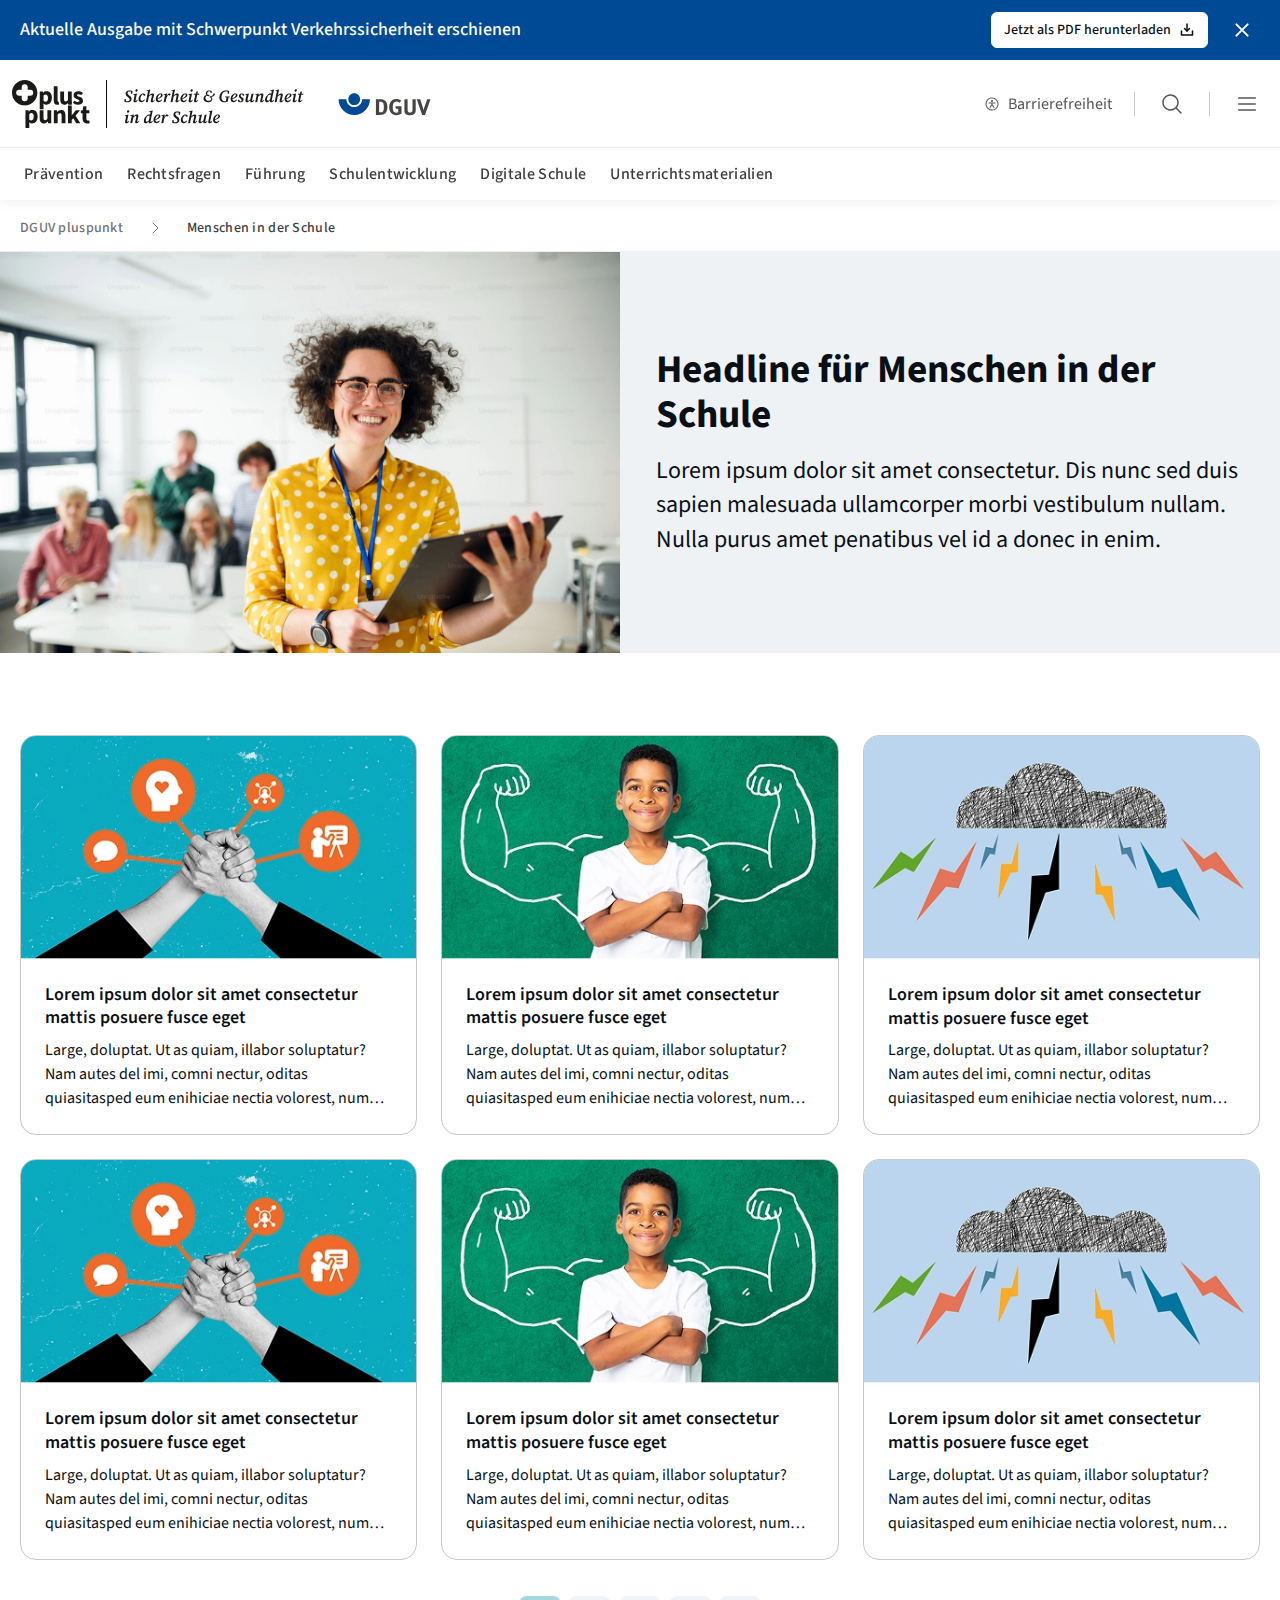
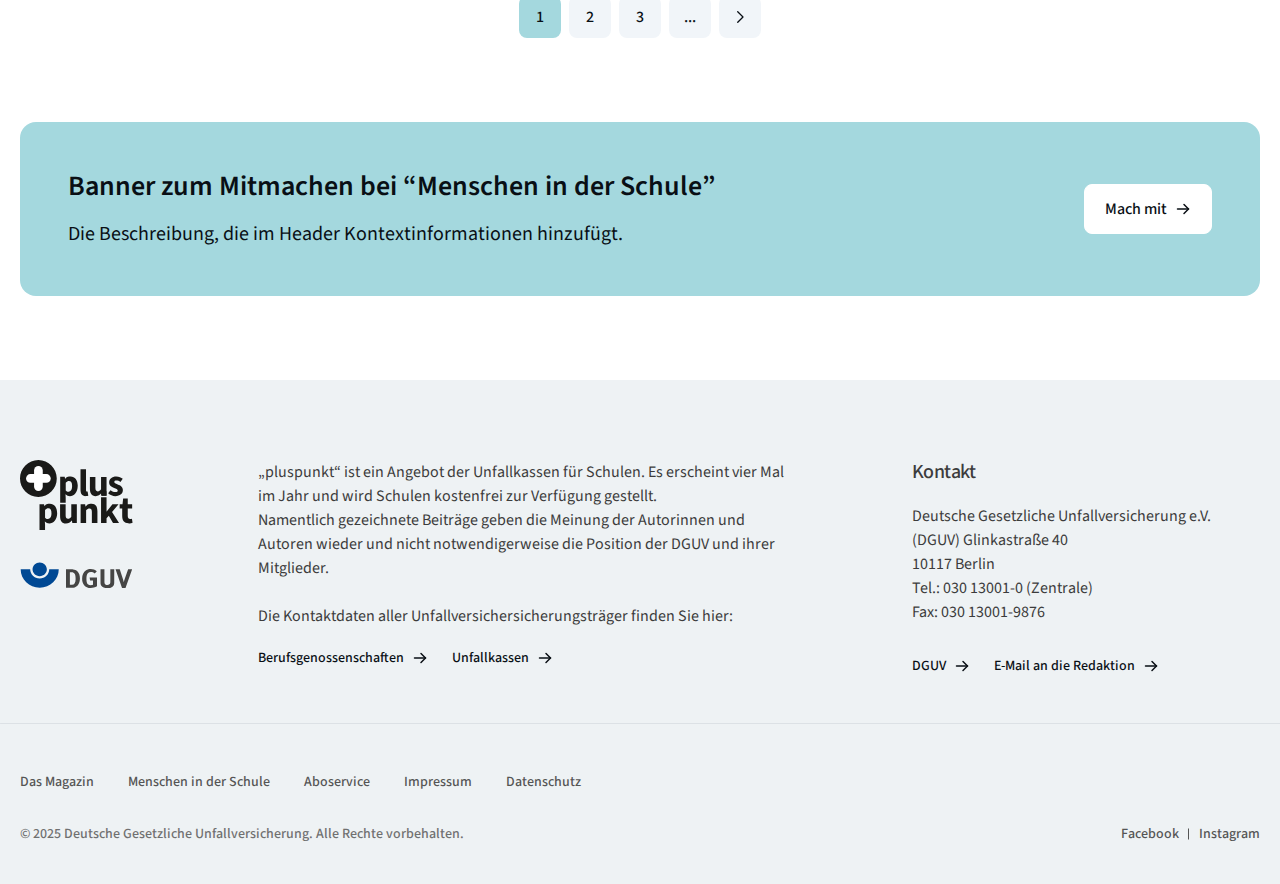
<file: page-3.html>
<!doctype html>
<html lang="de">
	<head>
		<meta charset="UTF-8">
		<meta name="viewport" content="width=device-width, initial-scale=1.0">
		<link rel="preload" href="./assets/fonts/SourceSans3-SemiBold.woff2" as="font" type="font/woff2" defer>
		<link rel="preload" href="./assets/fonts/SourceSans3-Regular.woff2" as="font" type="font/woff2" defer>
		<link rel="preload" href="./assets/fonts/SourceSans3-Medium.woff2" as="font" type="font/woff2" defer>
		<link rel="preload" href="./assets/fonts/SourceSans3-Bold.woff2" as="font" type="font/woff2" defer>
		<link rel="shortcut icon" href="./assets/img/favicon.ico">
		<title>page-3</title>
		<script defer src="./js/app.min.js?v=1762848361853"></script>
		<link rel="stylesheet" defer href="./css/app.min.css?v=1762848361853">
	</head>
	<body>
		<div class="wrapper">
			<header class="header">
				<div class="header__top">
					<div class="header__top-inner">
						<div class="header__top-body">
							<div class="header__top-text">Aktuelle Ausgabe mit Schwerpunkt Verkehrssicherheit erschienen</div>
							<a href="#" class="header__top-btn button button--small">
								<span>Jetzt als PDF herunterladen</span>
								<svg width="16" height="16" viewbox="0 0 16 16" fill="none" xmlns="http://www.w3.org/2000/svg">
									<path d="M8 9V2" stroke="currentColor" stroke-width="1.5" stroke-linecap="round" stroke-linejoin="round"></path>
									<path d="M13.5 9V13H2.5V9" stroke="currentColor" stroke-width="1.5" stroke-linecap="round" stroke-linejoin="round"></path>
									<path d="M10.5 6.5L8 9L5.5 6.5" stroke="currentColor" stroke-width="1.5" stroke-linecap="round" stroke-linejoin="round"></path>
								</svg>
							</a>
						</div>
						<button type="button" class="header__top-close">
							<svg width="20" height="20" viewbox="0 0 20 20" fill="none" xmlns="http://www.w3.org/2000/svg">
								<path d="M15.625 4.375L4.375 15.625" stroke="currentColor" stroke-width="2" stroke-linecap="round" stroke-linejoin="round"></path>
								<path d="M15.625 15.625L4.375 4.375" stroke="currentColor" stroke-width="2" stroke-linecap="round" stroke-linejoin="round"></path>
							</svg>
						</button>
					</div>
				</div>
				<div class="header__container">
					<div class="header__body">
						<div class="header__left">
							<div class="header__sublogo">
								<img src="./assets/img/plusPunkt.svg" alt="Image" loading="lazy">
							</div>
							<div class="header__logo-text mob-hide">
								<img src="./assets/img/logo-text.svg" alt="Image" loading="lazy">
							</div>
							<a href="https://dguv.de/de/index.jsp" target="_blank" class="header__logo">
								<img src="./assets/img/logo.svg" alt="Image" loading="lazy">
							</a>
						</div>
						<div class="header__actions">
							<button type="button" class="header__action" data-menu="accessible" data-menu-click="">
								<span class="header__action-icon header__action-icon--small">
									<svg width="24" height="24" viewbox="0 0 24 24" fill="none" xmlns="http://www.w3.org/2000/svg">
										<path d="M12 2.25C10.0716 2.25 8.18657 2.82183 6.58319 3.89317C4.97982 4.96451 3.73013 6.48726 2.99218 8.26884C2.25422 10.0504 2.06114 12.0108 2.43735 13.9021C2.81355 15.7934 3.74215 17.5307 5.10571 18.8943C6.46928 20.2579 8.20656 21.1865 10.0979 21.5627C11.9892 21.9389 13.9496 21.7458 15.7312 21.0078C17.5127 20.2699 19.0355 19.0202 20.1068 17.4168C21.1782 15.8134 21.75 13.9284 21.75 12C21.7473 9.41498 20.7192 6.93661 18.8913 5.10872C17.0634 3.28084 14.585 2.25273 12 2.25ZM12 20.25C10.3683 20.25 8.77326 19.7661 7.41655 18.8596C6.05984 17.9531 5.00242 16.6646 4.378 15.1571C3.75358 13.6496 3.5902 11.9908 3.90853 10.3905C4.22685 8.79016 5.01259 7.32015 6.16637 6.16637C7.32016 5.01259 8.79017 4.22685 10.3905 3.90852C11.9909 3.59019 13.6497 3.75357 15.1571 4.37799C16.6646 5.00242 17.9531 6.05984 18.8596 7.41655C19.7661 8.77325 20.25 10.3683 20.25 12C20.2475 14.1873 19.3775 16.2843 17.8309 17.8309C16.2843 19.3775 14.1873 20.2475 12 20.25ZM10.5 7.5C10.5 7.20333 10.588 6.91332 10.7528 6.66665C10.9176 6.41997 11.1519 6.22771 11.426 6.11418C11.7001 6.00065 12.0017 5.97094 12.2926 6.02882C12.5836 6.0867 12.8509 6.22956 13.0607 6.43934C13.2704 6.64912 13.4133 6.91639 13.4712 7.20736C13.5291 7.49834 13.4994 7.79994 13.3858 8.07403C13.2723 8.34811 13.08 8.58238 12.8334 8.7472C12.5867 8.91203 12.2967 9 12 9C11.6022 9 11.2206 8.84196 10.9393 8.56066C10.658 8.27936 10.5 7.89782 10.5 7.5ZM17.25 10.5C17.25 10.6989 17.171 10.8897 17.0303 11.0303C16.8897 11.171 16.6989 11.25 16.5 11.25H12.75V12.5231L15.6244 16.8356C15.7348 17.0012 15.7749 17.2039 15.7358 17.399C15.6968 17.5942 15.5818 17.7659 15.4163 17.8762C15.2507 17.9866 15.048 18.0267 14.8528 17.9877C14.6577 17.9487 14.486 17.8337 14.3756 17.6681L12 14.1056L9.62438 17.6681C9.56972 17.7501 9.49944 17.8205 9.41756 17.8754C9.33568 17.9302 9.2438 17.9684 9.14717 17.9877C8.95202 18.0267 8.74935 17.9866 8.58375 17.8762C8.41816 17.7659 8.3032 17.5942 8.26417 17.399C8.22514 17.2039 8.26523 17.0012 8.37563 16.8356L11.25 12.5231V11.25H7.5C7.30109 11.25 7.11033 11.171 6.96967 11.0303C6.82902 10.8897 6.75 10.6989 6.75 10.5C6.75 10.3011 6.82902 10.1103 6.96967 9.96967C7.11033 9.82902 7.30109 9.75 7.5 9.75H16.5C16.6989 9.75 16.8897 9.82902 17.0303 9.96967C17.171 10.1103 17.25 10.3011 17.25 10.5Z" fill="currentColor"></path>
									</svg>
								</span>
								<span class="header__action-text mob-hide">Barrierefreiheit</span>
							</button>
							<button type="button" class="header__action mob-hide" data-menu="search" data-menu-click="">
								<span class="header__action-icon">
									<svg width="24" height="24" viewbox="0 0 24 24" fill="none" xmlns="http://www.w3.org/2000/svg">
										<path d="M21.5306 20.4694L16.8365 15.7762C18.1971 14.1428 18.8755 12.0478 18.7307 9.92694C18.5859 7.80607 17.629 5.82268 16.0591 4.38935C14.4892 2.95602 12.4271 2.18311 10.3019 2.23141C8.17663 2.27971 6.15181 3.1455 4.64864 4.64867C3.14547 6.15184 2.27968 8.17666 2.23138 10.3019C2.18308 12.4272 2.95599 14.4892 4.38932 16.0591C5.82265 17.629 7.80604 18.5859 9.92691 18.7307C12.0478 18.8755 14.1428 18.1971 15.7762 16.8366L20.4693 21.5306C20.539 21.6003 20.6218 21.6556 20.7128 21.6933C20.8038 21.731 20.9014 21.7504 21 21.7504C21.0985 21.7504 21.1961 21.731 21.2871 21.6933C21.3782 21.6556 21.4609 21.6003 21.5306 21.5306C21.6003 21.4609 21.6556 21.3782 21.6933 21.2872C21.731 21.1961 21.7504 21.0985 21.7504 21C21.7504 20.9015 21.731 20.8039 21.6933 20.7128C21.6556 20.6218 21.6003 20.5391 21.5306 20.4694ZM3.74997 10.5C3.74997 9.16498 4.14585 7.85993 4.88755 6.7499C5.62925 5.63987 6.68345 4.7747 7.91686 4.26381C9.15026 3.75292 10.5075 3.61925 11.8168 3.8797C13.1262 4.14015 14.3289 4.78302 15.2729 5.72703C16.2169 6.67103 16.8598 7.87377 17.1203 9.18314C17.3807 10.4925 17.247 11.8497 16.7362 13.0831C16.2253 14.3165 15.3601 15.3707 14.2501 16.1124C13.14 16.8541 11.835 17.25 10.5 17.25C8.71037 17.248 6.99463 16.5362 5.72919 15.2708C4.46375 14.0053 3.75195 12.2896 3.74997 10.5Z" fill="currentColor"></path>
									</svg>
								</span>
							</button>
							<button type="button" class="header__action btn-menu" data-menu="menu" data-menu-click="">
								<span class="btn-menu__icon-pc">
									<svg width="24" height="24" viewbox="0 0 24 24" fill="none" xmlns="http://www.w3.org/2000/svg">
										<path d="M21 12C21 12.1989 20.921 12.3897 20.7803 12.5303C20.6397 12.671 20.4489 12.75 20.25 12.75H3.75C3.55109 12.75 3.36032 12.671 3.21967 12.5303C3.07902 12.3897 3 12.1989 3 12C3 11.8011 3.07902 11.6103 3.21967 11.4697C3.36032 11.329 3.55109 11.25 3.75 11.25H20.25C20.4489 11.25 20.6397 11.329 20.7803 11.4697C20.921 11.6103 21 11.8011 21 12ZM3.75 6.75H20.25C20.4489 6.75 20.6397 6.67098 20.7803 6.53033C20.921 6.38968 21 6.19891 21 6C21 5.80109 20.921 5.61032 20.7803 5.46967C20.6397 5.32902 20.4489 5.25 20.25 5.25H3.75C3.55109 5.25 3.36032 5.32902 3.21967 5.46967C3.07902 5.61032 3 5.80109 3 6C3 6.19891 3.07902 6.38968 3.21967 6.53033C3.36032 6.67098 3.55109 6.75 3.75 6.75ZM20.25 17.25H3.75C3.55109 17.25 3.36032 17.329 3.21967 17.4697C3.07902 17.6103 3 17.8011 3 18C3 18.1989 3.07902 18.3897 3.21967 18.5303C3.36032 18.671 3.55109 18.75 3.75 18.75H20.25C20.4489 18.75 20.6397 18.671 20.7803 18.5303C20.921 18.3897 21 18.1989 21 18C21 17.8011 20.921 17.6103 20.7803 17.4697C20.6397 17.329 20.4489 17.25 20.25 17.25Z" fill="currentColor"></path>
									</svg>
								</span>
								<span class="btn-menu__icon-mob">
									<svg width="26" height="19" viewbox="0 0 26 19" fill="none" xmlns="http://www.w3.org/2000/svg">
										<path d="M15.3047 17.1758C15.7781 17.176 16.1709 17.5686 16.1709 18.042C16.1707 18.5499 15.778 18.908 15.3047 18.9082H0.866211C0.358163 18.9082 0.000187139 18.55 0 18.042C0 17.5684 0.35803 17.1758 0.866211 17.1758H15.3047ZM15.0391 0C19.197 0.00022763 22.5469 3.39601 22.5469 7.50781C22.5469 9.27498 21.9344 10.9036 20.918 12.1973L25.7578 17.002C26.0811 17.3599 26.081 17.9031 25.7578 18.2266C25.3998 18.5846 24.8566 18.5846 24.5332 18.2266L19.6934 13.4219V13.4336C18.3883 14.4498 16.7713 15.0273 15.0391 15.0273C10.8925 15.0273 7.53137 11.666 7.53125 7.51953C7.53125 3.37294 10.8809 0 15.0391 0ZM17.9258 2.5293C16.1241 1.47854 13.9184 1.4785 12.1514 2.5293C10.3495 3.58038 9.26367 5.45184 9.26367 7.50781C9.26369 9.56377 10.3495 11.481 12.1514 12.5205C13.9185 13.5714 16.124 13.5714 17.9258 12.5205C19.693 11.4694 20.8135 9.59842 20.8135 7.50781C20.8135 5.45184 19.693 3.56883 17.9258 2.5293ZM6.33008 11.4004C6.65346 12.0355 7.08059 12.6247 7.57715 13.1328H0.866211C0.358101 13.1328 9.96059e-05 12.7747 0 12.2666C0 11.7931 0.35803 11.4004 0.866211 11.4004H6.33008ZM5.83301 5.625C5.65977 6.17938 5.54425 6.75684 5.49805 7.35742H0.866211C0.358038 7.35739 1.20516e-05 6.99939 0 6.49121C0 6.01767 0.35803 5.62504 0.866211 5.625H5.83301Z" fill="currentColor"></path>
									</svg>
								</span>
							</button>
						</div>
					</div>
					<nav class="header__nav">
						<ul class="header__nav-list">
							<li class="header__nav-item">
								<a href="#" class="header__nav-link link">Prävention</a>
							</li>
							<li class="header__nav-item">
								<a href="#" class="header__nav-link link">Rechtsfragen</a>
							</li>
							<li class="header__nav-item">
								<a href="#" class="header__nav-link link">Führung</a>
							</li>
							<li class="header__nav-item">
								<a href="#" class="header__nav-link link">Schulentwicklung</a>
							</li>
							<li class="header__nav-item">
								<a href="#" class="header__nav-link link">Digitale Schule</a>
							</li>
							<li class="header__nav-item">
								<a href="#" class="header__nav-link link">Unterrichtsmaterialien</a>
							</li>
						</ul>
					</nav>
				</div>
				<div class="accessible-block" data-menu-target="accessible">
					<div class="accessible-block__container">
						<div class="accessible-block__body">
							<div class="accessible-block__head">
								<button type="button" class="accessible-block__close" data-menu-close="">
									<svg width="20" height="20" viewbox="0 0 20 20" fill="none" xmlns="http://www.w3.org/2000/svg">
										<path d="M15.625 4.375L4.375 15.625" stroke="currentColor" stroke-width="2" stroke-linecap="round" stroke-linejoin="round"></path>
										<path d="M15.625 15.625L4.375 4.375" stroke="currentColor" stroke-width="2" stroke-linecap="round" stroke-linejoin="round"></path>
									</svg>
								</button>
							</div>
							<div class="accessible-block__title">Barrierefreiheit</div>
							<ul class="accessible-block__list">
								<li class="accessible-block__item">
									<a href="#" class="accessible-block__link link">Erklärung zur Barrierefreiheit</a>
								</li>
								<li class="accessible-block__item">
									<a href="#" class="accessible-block__link link">Leichte Sprache</a>
								</li>
								<li class="accessible-block__item">
									<a href="#" class="accessible-block__link link">Informationen in Deutscher Gebärdensprache (DGS)</a>
								</li>
								<li class="accessible-block__item">
									<a href="#" class="accessible-block__link link">Kontakt zur Ansprechperson</a>
								</li>
								<li class="accessible-block__item">
									<a href="#" class="accessible-block__link link">Barriere melden</a>
								</li>
							</ul>
						</div>
					</div>
				</div>
				<div class="search-block" data-menu-target="search">
					<div class="search-block__inner">
						<div class="search-block__container">
							<div class="search-block__head">
								<button type="button" class="search-block__close" data-menu-close="">
									<svg width="20" height="20" viewbox="0 0 20 20" fill="none" xmlns="http://www.w3.org/2000/svg">
										<path d="M15.625 4.375L4.375 15.625" stroke="currentColor" stroke-width="2" stroke-linecap="round" stroke-linejoin="round"></path>
										<path d="M15.625 15.625L4.375 4.375" stroke="currentColor" stroke-width="2" stroke-linecap="round" stroke-linejoin="round"></path>
									</svg>
								</button>
							</div>
							<div class="search-block__body">
								<div class="search-block__block">
									<div class="search-block__title">Suche</div>
									<div class="search-block__field input-field">
										<input type="text" name="search" placeholder="Text" class="input-field__input input input--icon">
										<button type="button" class="input-field__icon">
											<svg width="16" height="16" viewbox="0 0 16 16" fill="none" xmlns="http://www.w3.org/2000/svg">
												<path d="M7 12C9.76142 12 12 9.76142 12 7C12 4.23858 9.76142 2 7 2C4.23858 2 2 4.23858 2 7C2 9.76142 4.23858 12 7 12Z" stroke="currentColor" stroke-linecap="round" stroke-linejoin="round"></path>
												<path d="M10.5356 10.5356L14 14" stroke="currentColor" stroke-linecap="round" stroke-linejoin="round"></path>
											</svg>
										</button>
									</div>
								</div>
								<div class="search-block__info">
									<div class="search-block__subtitle">Beliebte thematische Schlagworte:</div>
									<div class="search-block__tags tags">
										<a href="#" class="tags__btn">Tag/ Schlagwort etc.</a>
										<a href="#" class="tags__btn">Tag/ Schlagwort etc.</a>
										<a href="#" class="tags__btn">Tag/ Schlagwort etc.</a>
										<a href="#" class="tags__btn">Tag/ Schlagwort etc.</a>
										<a href="#" class="tags__btn">Tag/ Schlagwort etc.</a>
										<a href="#" class="tags__btn">Tag/ Schlagwort etc.</a>
										<a href="#" class="tags__btn">Tag/ Schlagwort etc.</a>
										<a href="#" class="tags__btn">Tag/ Schlagwort etc.</a>
									</div>
								</div>
							</div>
						</div>
					</div>
				</div>
				<div class="menu" data-menu-target="menu">
					<div class="menu__container">
						<div class="menu__head">
							<div class="menu__left">
								<div class="menu__sublogo">
									<img src="./assets/img/plusPunkt.svg" alt="Image" loading="lazy">
								</div>
								<div class="menu__logo-text mob-hide">
									<img src="./assets/img/logo-text.svg" alt="Image" loading="lazy">
								</div>
								<a href="https://dguv.de/de/index.jsp" class="menu__logo">
									<img src="./assets/img/logo.svg" alt="Image" loading="lazy">
								</a>
							</div>
							<button type="button" class="menu__close" data-menu-close="">
								<svg width="20" height="20" viewbox="0 0 20 20" fill="none" xmlns="http://www.w3.org/2000/svg">
									<path d="M15.625 4.375L4.375 15.625" stroke="currentColor" stroke-width="2" stroke-linecap="round" stroke-linejoin="round"></path>
									<path d="M15.625 15.625L4.375 4.375" stroke="currentColor" stroke-width="2" stroke-linecap="round" stroke-linejoin="round"></path>
								</svg>
							</button>
						</div>
						<div class="menu__search input-field">
							<input type="text" name="search" placeholder="Text" class="input-field__input input input--icon">
							<button type="button" class="input-field__icon">
								<svg width="16" height="16" viewbox="0 0 16 16" fill="none" xmlns="http://www.w3.org/2000/svg">
									<path d="M7 12C9.76142 12 12 9.76142 12 7C12 4.23858 9.76142 2 7 2C4.23858 2 2 4.23858 2 7C2 9.76142 4.23858 12 7 12Z" stroke="currentColor" stroke-linecap="round" stroke-linejoin="round"></path>
									<path d="M10.5356 10.5356L14 14" stroke="currentColor" stroke-linecap="round" stroke-linejoin="round"></path>
								</svg>
							</button>
						</div>
						<nav class="menu__body">
							<ul class="menu__list">
								<li class="menu__item">
									<a href="#" class="menu__link link">
										<svg width="16" height="16" viewbox="0 0 16 16" fill="none" xmlns="http://www.w3.org/2000/svg">
											<path d="M13.5 7V3.5C13.5 3.36739 13.4473 3.24021 13.3536 3.14645C13.2598 3.05268 13.1326 3 13 3H3C2.86739 3 2.74021 3.05268 2.64645 3.14645C2.55268 3.24021 2.5 3.36739 2.5 3.5V7C2.5 13 8 14.5 8 14.5C8 14.5 13.5 13 13.5 7Z" stroke="currentColor" stroke-width="1.5" stroke-linecap="round" stroke-linejoin="round"></path>
											<path d="M5.5 8.5L7 10L10.5 6.5" stroke="currentColor" stroke-width="1.5" stroke-linecap="round" stroke-linejoin="round"></path>
										</svg>
										<span>Prävention</span>
									</a>
								</li>
								<li class="menu__item">
									<a href="#" class="menu__link link">
										<svg width="16" height="16" viewbox="0 0 16 16" fill="none" xmlns="http://www.w3.org/2000/svg">
											<path d="M8 2.5V13.5" stroke="currentColor" stroke-width="1.5" stroke-linecap="round" stroke-linejoin="round"></path>
											<path d="M6.5 13.5H9.5" stroke="currentColor" stroke-width="1.5" stroke-linecap="round" stroke-linejoin="round"></path>
											<path d="M3.5 5.5L12.5 3.5" stroke="#343330" stroke-width="1.5" stroke-linecap="round" stroke-linejoin="round"></path>
											<path d="M1.5 10.5C1.5 11.6044 2.75 12 3.5 12C4.25 12 5.5 11.6044 5.5 10.5L3.5 5.5L1.5 10.5Z" stroke="currentColor" stroke-width="1.5" stroke-linecap="round" stroke-linejoin="round"></path>
											<path d="M10.5 8.5C10.5 9.60438 11.75 10 12.5 10C13.25 10 14.5 9.60438 14.5 8.5L12.5 3.5L10.5 8.5Z" stroke="currentColor" stroke-width="1.5" stroke-linecap="round" stroke-linejoin="round"></path>
										</svg>
										<span>Rechtsfragen</span>
									</a>
								</li>
								<li class="menu__item">
									<a href="#" class="menu__link link">
										<svg width="16" height="16" viewbox="0 0 16 16" fill="none" xmlns="http://www.w3.org/2000/svg">
											<path d="M12 7.5C12.5822 7.49956 13.1566 7.63492 13.6773 7.8953C14.1981 8.15569 14.651 8.53394 15 9" stroke="currentColor" stroke-width="1.5" stroke-linecap="round" stroke-linejoin="round"></path>
											<path d="M1 9C1.349 8.53394 1.80187 8.15569 2.32265 7.8953C2.84343 7.63492 3.41775 7.49956 4 7.5" stroke="currentColor" stroke-width="1.5" stroke-linecap="round" stroke-linejoin="round"></path>
											<path d="M8 11.5C9.38071 11.5 10.5 10.3807 10.5 9C10.5 7.61929 9.38071 6.5 8 6.5C6.61929 6.5 5.5 7.61929 5.5 9C5.5 10.3807 6.61929 11.5 8 11.5Z" stroke="currentColor" stroke-width="1.5" stroke-linecap="round" stroke-linejoin="round"></path>
											<path d="M4.5 13.5C4.85893 12.8909 5.3706 12.386 5.98444 12.0353C6.59827 11.6845 7.29302 11.5 8 11.5C8.70698 11.5 9.40173 11.6845 10.0156 12.0353C10.6294 12.386 11.1411 12.8909 11.5 13.5" stroke="currentColor" stroke-width="1.5" stroke-linecap="round" stroke-linejoin="round"></path>
											<path d="M10.0625 5C10.156 4.63785 10.3492 4.30918 10.6201 4.05131C10.891 3.79345 11.2288 3.61672 11.5952 3.5412C11.9615 3.46567 12.3416 3.49439 12.6925 3.62407C13.0433 3.75376 13.3507 3.97922 13.5798 4.27486C13.8089 4.57049 13.9506 4.92445 13.9886 5.29653C14.0267 5.66862 13.9596 6.04392 13.7951 6.37981C13.6305 6.7157 13.3751 6.99872 13.0578 7.19673C12.7405 7.39475 12.374 7.49981 12 7.5" stroke="currentColor" stroke-width="1.5" stroke-linecap="round" stroke-linejoin="round"></path>
											<path d="M3.99997 7.5C3.62594 7.49981 3.25947 7.39475 2.94216 7.19673C2.62485 6.99872 2.36942 6.7157 2.20489 6.37981C2.04035 6.04392 1.9733 5.66862 2.01135 5.29653C2.0494 4.92445 2.19103 4.57049 2.42015 4.27486C2.64926 3.97922 2.95669 3.75376 3.30751 3.62407C3.65833 3.49439 4.03849 3.46567 4.40481 3.5412C4.77113 3.61672 5.10894 3.79345 5.37986 4.05131C5.65078 4.30918 5.84396 4.63785 5.93747 5" stroke="currentColor" stroke-width="1.5" stroke-linecap="round" stroke-linejoin="round"></path>
										</svg>
										<span>Führung</span>
									</a>
								</li>
								<li class="menu__item">
									<a href="#" class="menu__link link">
										<svg width="17" height="16" viewbox="0 0 17 16" fill="none" xmlns="http://www.w3.org/2000/svg">
											<path d="M1.5 13.5H15.5" stroke="currentColor" stroke-width="1.5" stroke-linecap="round" stroke-linejoin="round"></path>
											<path d="M5 5H6" stroke="currentColor" stroke-width="1.5" stroke-linecap="round" stroke-linejoin="round"></path>
											<path d="M8 5H9" stroke="currentColor" stroke-width="1.5" stroke-linecap="round" stroke-linejoin="round"></path>
											<path d="M5 7.5H6" stroke="currentColor" stroke-width="1.5" stroke-linecap="round" stroke-linejoin="round"></path>
											<path d="M8 7.5H9" stroke="currentColor" stroke-width="1.5" stroke-linecap="round" stroke-linejoin="round"></path>
											<path d="M5.5 13.5V10H8.5V13.5" stroke="currentColor" stroke-width="1.5" stroke-linecap="round" stroke-linejoin="round"></path>
											<path d="M3 2.5V13.5" stroke="currentColor" stroke-width="1.5" stroke-linecap="round" stroke-linejoin="round"></path>
											<path d="M11 13.5V2.5" stroke="currentColor" stroke-width="1.5" stroke-linecap="round" stroke-linejoin="round"></path>
											<path d="M2.5 2.5H11.5" stroke="currentColor" stroke-width="1.5" stroke-linecap="round" stroke-linejoin="round"></path>
											<path d="M14 13.5V5.5" stroke="currentColor" stroke-width="1.5" stroke-linecap="round" stroke-linejoin="round"></path>
											<path d="M11 5.5H14.5" stroke="currentColor" stroke-width="1.5" stroke-linecap="round" stroke-linejoin="round"></path>
										</svg>
										<span>Schulentwicklung</span>
									</a>
								</li>
								<li class="menu__item">
									<a href="#" class="menu__link link">
										<svg width="16" height="16" viewbox="0 0 16 16" fill="none" xmlns="http://www.w3.org/2000/svg">
											<path d="M2 12.5V3.5C2 3.36739 2.05268 3.24021 2.14645 3.14645C2.24021 3.05268 2.36739 3 2.5 3H13.5C13.6326 3 13.7598 3.05268 13.8536 3.14645C13.9473 3.24021 14 3.36739 14 3.5V8.5" stroke="currentColor" stroke-width="1.5" stroke-linecap="round" stroke-linejoin="round"></path>
											<path d="M1 12.5H15" stroke="currentColor" stroke-width="1.5" stroke-linecap="round" stroke-linejoin="round"></path>
											<path d="M10 12.5V10.5H14V12.5" stroke="currentColor" stroke-width="1.5" stroke-linecap="round" stroke-linejoin="round"></path>
										</svg>
										<span>Digitale Schule</span>
									</a>
								</li>
								<li class="menu__item">
									<a href="#" class="menu__link link">
										<svg width="16" height="16" viewbox="0 0 16 16" fill="none" xmlns="http://www.w3.org/2000/svg">
											<path d="M8 12C8 11.6022 8.15804 11.2206 8.43934 10.9393C8.72064 10.658 9.10218 10.5 9.5 10.5H12.3881C12.7279 10.5001 13.0576 10.3848 13.3233 10.173C13.589 9.96126 13.7749 9.66558 13.8506 9.33437C13.9539 8.87962 14.004 8.41443 14 7.94812C13.9719 4.64687 11.24 1.96687 7.9375 2C6.35706 2.01646 4.84694 2.65586 3.7352 3.7793C2.62347 4.90274 1.99991 6.41947 2 8C2 10.6131 3.67062 12.59 6 13.4131C6.22616 13.4931 6.4682 13.5176 6.70581 13.4847C6.94342 13.4518 7.16967 13.3624 7.36558 13.224C7.56149 13.0855 7.72135 12.9022 7.83174 12.6892C7.94212 12.4762 7.99983 12.2399 8 12Z" stroke="currentColor" stroke-width="1.5" stroke-linecap="round" stroke-linejoin="round"></path>
											<path d="M8 4.1875C8.31066 4.1875 8.5625 4.43934 8.5625 4.75C8.5625 5.06066 8.31066 5.3125 8 5.3125C7.68934 5.3125 7.4375 5.06066 7.4375 4.75C7.4375 4.43934 7.68934 4.1875 8 4.1875Z" fill="currentColor" stroke="currentColor" stroke-width="0.125"></path>
											<path d="M5.25 6.875C5.59518 6.875 5.875 6.59518 5.875 6.25C5.875 5.90482 5.59518 5.625 5.25 5.625C4.90482 5.625 4.625 5.90482 4.625 6.25C4.625 6.59518 4.90482 6.875 5.25 6.875Z" fill="currentColor"></path>
											<path d="M5.25 10.375C5.59518 10.375 5.875 10.0952 5.875 9.75C5.875 9.40482 5.59518 9.125 5.25 9.125C4.90482 9.125 4.625 9.40482 4.625 9.75C4.625 10.0952 4.90482 10.375 5.25 10.375Z" fill="currentColor"></path>
											<path d="M10.75 6.875C11.0952 6.875 11.375 6.59518 11.375 6.25C11.375 5.90482 11.0952 5.625 10.75 5.625C10.4048 5.625 10.125 5.90482 10.125 6.25C10.125 6.59518 10.4048 6.875 10.75 6.875Z" fill="currentColor"></path>
										</svg>
										<span>Unterrichtsmaterialien</span>
									</a>
								</li>
							</ul>
							<ul class="menu__list">
								<li class="menu__item">
									<a href="#" class="menu__link link">Menschen in der Schule</a>
								</li>
								<li class="menu__item">
									<a href="#" class="menu__link link">Das Magazin</a>
								</li>
							</ul>
							<div class="menu__info">
								<div class="menu__text">Beliebte thematische Schlagworte:</div>
								<div class="menu__tags tags">
									<a href="#" class="tags__btn">Tag/ Schlagwort etc.</a>
									<a href="#" class="tags__btn">Tag/ Schlagwort etc.</a>
									<a href="#" class="tags__btn">Tag/ Schlagwort etc.</a>
									<a href="#" class="tags__btn">Tag/ Schlagwort etc.</a>
									<a href="#" class="tags__btn">Tag/ Schlagwort etc.</a>
									<a href="#" class="tags__btn">Tag/ Schlagwort etc.</a>
									<a href="#" class="tags__btn">Tag/ Schlagwort etc.</a>
									<a href="#" class="tags__btn">Tag/ Schlagwort etc.</a>
								</div>
							</div>
						</nav>
						<div class="menu__bottom">
							<nav class="menu__nav">
								<ul class="menu__nav-list">
									<li class="menu__nav-item">
										<a href="#" class="menu__nav-link">Aboservice</a>
									</li>
									<li class="menu__nav-item">
										<a href="#" class="menu__nav-link">Impressum</a>
									</li>
									<li class="menu__nav-item">
										<a href="#" class="menu__nav-link">Datenschutz</a>
									</li>
								</ul>
							</nav>
							<a href="#" class="menu__btn button button--small">
								<svg width="16" height="16" viewbox="0 0 16 16" fill="none" xmlns="http://www.w3.org/2000/svg">
									<path d="M6.04055 3.87502C5.87741 3.58808 5.83438 3.24825 5.92087 2.92969C6.00735 2.61114 6.21633 2.33973 6.50219 2.17468C6.78805 2.00964 7.12758 1.96436 7.4467 2.04873C7.76582 2.1331 8.03862 2.34027 8.20555 2.62502L10.0806 5.87502" stroke="currentColor" stroke-width="1.5" stroke-linecap="round" stroke-linejoin="round"></path>
									<path d="M4.33258 5.91688L3.44258 4.375C3.27682 4.08782 3.23193 3.74656 3.31779 3.42628C3.40364 3.106 3.61321 2.83295 3.90039 2.66719C4.18757 2.50143 4.52884 2.45654 4.84912 2.5424C5.16939 2.62825 5.44245 2.83782 5.60821 3.125L7.55633 6.5" stroke="currentColor" stroke-width="1.5" stroke-linecap="round" stroke-linejoin="round"></path>
									<path d="M9.92935 10C9.56951 9.46827 9.42804 8.81846 9.53428 8.18525C9.64051 7.55203 9.9863 6.98397 10.5 6.59877L10.0825 5.87502C9.91672 5.58759 9.87193 5.24609 9.95796 4.92564C10.044 4.60518 10.2538 4.33203 10.5412 4.16627C10.8287 4.00051 11.1702 3.95572 11.4906 4.04175C11.8111 4.12778 12.0842 4.33759 12.25 4.62502L13.3319 6.50002C13.6602 7.06885 13.8732 7.69677 13.9588 8.34794C14.0445 8.99911 14.001 9.66076 13.8309 10.2951C13.6609 10.9295 13.3675 11.5242 12.9676 12.0452C12.5677 12.5661 12.0691 13.0033 11.5003 13.3316C10.3515 13.9946 8.98635 14.1742 7.70518 13.8307C6.42401 13.4872 5.33177 12.6488 4.66873 11.5L2.16873 7.16752C2.00558 6.88057 1.96256 6.54074 2.04904 6.22219C2.13553 5.90364 2.3445 5.63222 2.63036 5.46718C2.91622 5.30213 3.25576 5.25685 3.57488 5.34122C3.894 5.42559 4.16679 5.63276 4.33373 5.91752L5.5356 8.00002" stroke="currentColor" stroke-width="1.5" stroke-linecap="round" stroke-linejoin="round"></path>
									<path d="M12 2.11127C12.4135 2.22046 12.8013 2.41044 13.141 2.67024C13.4808 2.93005 13.7657 3.25455 13.9794 3.62502L14 3.66064" stroke="currentColor" stroke-width="1.5" stroke-linecap="round" stroke-linejoin="round"></path>
									<path d="M4.66375 14.5C3.96647 13.9491 3.3806 13.2703 2.9375 12.5" stroke="currentColor" stroke-width="1.5" stroke-linecap="round" stroke-linejoin="round"></path>
								</svg>
								<span>Kontakt</span>
							</a>
						</div>
					</div>
				</div>
			</header>
			<main class="page">
				<div class="breadcrumbs">
					<div class="breadcrumbs__container">
						<ul class="breadcrumbs__list">
							<li class="breadcrumbs__item">
								<a href="#" class="breadcrumbs__link link">DGUV pluspunkt</a>
							</li>
							<li class="breadcrumbs__item">
								<span class="breadcrumbs__link is-active">Menschen in der Schule</span>
							</li>
						</ul>
					</div>
				</div>
				<section class="hero light-blue-bg">
					<div class="hero__container">
						<div class="hero__body">
							<figure class="hero__img">
								<img alt="Image" loading="lazy" src="./assets/img/hero/image-3.webp">
							</figure>
							<div class="hero__content">
								<h1 class="hero__title title title--h1">Headline für Menschen in der Schule</h1>
								<div class="hero__text">
									Lorem ipsum dolor sit amet consectetur. Dis nunc sed duis sapien malesuada ullamcorper morbi
					vestibulum nullam. Nulla purus amet penatibus vel id a donec in enim.
								</div>
							</div>
						</div>
					</div>
				</section>
				<section class="catalog">
					<div class="catalog__container">
						<div class="catalog__items">
							<article class="article-card">
								<figure class="article-card__img">
									<img alt="Image" loading="lazy" src="./assets/img/articles/image-2.webp">
								</figure>
								<div class="article-card__body">
									<a href="#" class="article-card__title title title--h4">Lorem ipsum dolor sit amet consectetur mattis posuere fusce eget</a>
									<div class="article-card__text">
										Large, doluptat. Ut as quiam, illabor soluptatur? Nam autes del imi, comni nectur, oditas
						quiasitasped eum enihiciae
						nectia volorest, num labores- tio
									</div>
								</div>
							</article>
							<article class="article-card">
								<figure class="article-card__img">
									<img alt="Image" loading="lazy" src="./assets/img/articles/image-3.webp">
								</figure>
								<div class="article-card__body">
									<a href="#" class="article-card__title title title--h4">Lorem ipsum dolor sit amet consectetur mattis posuere fusce eget</a>
									<div class="article-card__text">
										Large, doluptat. Ut as quiam, illabor soluptatur? Nam autes del imi, comni nectur, oditas
						quiasitasped eum enihiciae
						nectia volorest, num labores- tio
									</div>
								</div>
							</article>
							<article class="article-card">
								<figure class="article-card__img">
									<img alt="Image" loading="lazy" src="./assets/img/articles/image-1.webp">
								</figure>
								<div class="article-card__body">
									<a href="#" class="article-card__title title title--h4">Lorem ipsum dolor sit amet consectetur mattis posuere fusce eget</a>
									<div class="article-card__text">
										Large, doluptat. Ut as quiam, illabor soluptatur? Nam autes del imi, comni nectur, oditas
						quiasitasped eum enihiciae
						nectia volorest, num labores- tio
									</div>
								</div>
							</article>
							<article class="article-card">
								<figure class="article-card__img">
									<img alt="Image" loading="lazy" src="./assets/img/articles/image-2.webp">
								</figure>
								<div class="article-card__body">
									<a href="#" class="article-card__title title title--h4">Lorem ipsum dolor sit amet consectetur mattis posuere fusce eget</a>
									<div class="article-card__text">
										Large, doluptat. Ut as quiam, illabor soluptatur? Nam autes del imi, comni nectur, oditas
						quiasitasped eum enihiciae
						nectia volorest, num labores- tio
									</div>
								</div>
							</article>
							<article class="article-card">
								<figure class="article-card__img">
									<img alt="Image" loading="lazy" src="./assets/img/articles/image-3.webp">
								</figure>
								<div class="article-card__body">
									<a href="#" class="article-card__title title title--h4">Lorem ipsum dolor sit amet consectetur mattis posuere fusce eget</a>
									<div class="article-card__text">
										Large, doluptat. Ut as quiam, illabor soluptatur? Nam autes del imi, comni nectur, oditas
						quiasitasped eum enihiciae
						nectia volorest, num labores- tio
									</div>
								</div>
							</article>
							<article class="article-card">
								<figure class="article-card__img">
									<img alt="Image" loading="lazy" src="./assets/img/articles/image-1.webp">
								</figure>
								<div class="article-card__body">
									<a href="#" class="article-card__title title title--h4">Lorem ipsum dolor sit amet consectetur mattis posuere fusce eget</a>
									<div class="article-card__text">
										Large, doluptat. Ut as quiam, illabor soluptatur? Nam autes del imi, comni nectur, oditas
						quiasitasped eum enihiciae
						nectia volorest, num labores- tio
									</div>
								</div>
							</article>
						</div>
						<div class="pagination">
							<a href="#" class="pagination__arrow disabled">
								<svg width="7" height="12" viewbox="0 0 7 12" fill="none" xmlns="http://www.w3.org/2000/svg">
									<path d="M0.246094 6.45312C0 6.17969 0 5.76953 0.246094 5.52344L5.49609 0.273438C5.76953 0 6.17969 0 6.42578 0.273438C6.69922 0.519531 6.69922 0.929688 6.42578 1.17578L1.64062 5.96094L6.42578 10.7734C6.69922 11.0195 6.69922 11.4297 6.42578 11.6758C6.17969 11.9492 5.76953 11.9492 5.52344 11.6758L0.246094 6.45312Z" fill="currentColor"></path>
								</svg>
							</a>
							<ul class="pagination__list">
								<li class="pagination__item">
									<a href="#" class="pagination__link is-active">1</a>
								</li>
								<li class="pagination__item">
									<a href="#" class="pagination__link">2</a>
								</li>
								<li class="pagination__item">
									<a href="#" class="pagination__link">3</a>
								</li>
								<li class="pagination__item">...</li>
							</ul>
							<a href="#" class="pagination__arrow">
								<svg width="7" height="12" viewbox="0 0 7 12" fill="none" xmlns="http://www.w3.org/2000/svg">
									<path d="M6.45312 5.49609C6.69922 5.76953 6.69922 6.17969 6.45312 6.42578L1.20312 11.6758C0.929688 11.9492 0.519531 11.9492 0.273438 11.6758C0 11.4297 0 11.0195 0.273438 10.7734L5.05859 5.98828L0.273438 1.17578C0 0.929688 0 0.519531 0.273438 0.273438C0.519531 0 0.929688 0 1.17578 0.273438L6.45312 5.49609Z" fill="currentColor"></path>
								</svg>
							</a>
						</div>
					</div>
				</section>
				<section class="participate">
					<div class="participate__container">
						<div class="participate__inner">
							<div class="participate__body">
								<h2 class="participate__title title title--h3">Banner zum Mitmachen bei “Menschen in der Schule”</h2>
								<div class="participate__text">Die Beschreibung, die im Header Kontextinformationen hinzufügt.</div>
							</div>
							<a href="#" class="participate__link button">
								<span>Mach mit</span>
								<svg width="16" height="16" viewbox="0 0 16 16" fill="none" xmlns="http://www.w3.org/2000/svg">
									<path d="M2.5 8H13.5" stroke="currentColor" stroke-width="1.5" stroke-linecap="round" stroke-linejoin="round"></path>
									<path d="M9 3.5L13.5 8L9 12.5" stroke="currentColor" stroke-width="1.5" stroke-linecap="round" stroke-linejoin="round"></path>
								</svg>
							</a>
						</div>
					</div>
				</section>
			</main>
			<footer class="footer">
				<div class="footer__container">
					<div class="footer__body">
						<div class="footer__logos">
							<div class="footer__sublogo">
								<img src="./assets/img/plusPunkt.svg" alt="Image" loading="lazy">
							</div>
							<a href="https://dguv.de/de/index.jsp" class="footer__logo">
								<img src="./assets/img/logo.svg" alt="Image" loading="lazy">
							</a>
						</div>
						<div class="footer__info">
							<div class="footer__descr">
								<p>
									„pluspunkt“ ist ein Angebot der Unfallkassen für Schulen. Es erscheint vier Mal im Jahr und wird
						Schulen kostenfrei zur Verfügung gestellt.
									<br>
									Namentlich gezeichnete Beiträge geben die Meinung der Autorinnen und Autoren wieder und nicht
						notwendigerweise die Position der DGUV und ihrer Mitglieder.
								</p>
								<p>Die Kontaktdaten aller Unfallversichersicherungsträger finden Sie hier:</p>
							</div>
							<div class="footer__links">
								<a href="https://dguv.de/de/index.jsp" class="footer__link link">
									<span>Berufsgenossenschaften</span>
									<svg width="16" height="16" viewbox="0 0 16 16" fill="none" xmlns="http://www.w3.org/2000/svg">
										<path d="M2.5 8H13.5" stroke="currentColor" stroke-width="1.5" stroke-linecap="round" stroke-linejoin="round"></path>
										<path d="M9 3.5L13.5 8L9 12.5" stroke="currentColor" stroke-width="1.5" stroke-linecap="round" stroke-linejoin="round"></path>
									</svg>
								</a>
								<a href="#" class="footer__link link">
									<span>Unfallkassen</span>
									<svg width="16" height="16" viewbox="0 0 16 16" fill="none" xmlns="http://www.w3.org/2000/svg">
										<path d="M2.5 8H13.5" stroke="currentColor" stroke-width="1.5" stroke-linecap="round" stroke-linejoin="round"></path>
										<path d="M9 3.5L13.5 8L9 12.5" stroke="currentColor" stroke-width="1.5" stroke-linecap="round" stroke-linejoin="round"></path>
									</svg>
								</a>
							</div>
						</div>
						<div class="footer__col">
							<div class="footer__title">Kontakt</div>
							<ul class="footer__list">
								<li>Deutsche Gesetzliche Unfallversicherung e.V. (DGUV)
						Glinkastraße 40</li>
								<li>10117 Berlin</li>
								<li>
									Tel.:
									<a href="tel:030130010">030 13001-0</a>
									(Zentrale)
								</li>
								<li>Fax: 030 13001-9876</li>
							</ul>
							<div class="footer__links">
								<a href="https://dguv.de/de/index.jsp" class="footer__link link">
									<span>DGUV</span>
									<svg width="16" height="16" viewbox="0 0 16 16" fill="none" xmlns="http://www.w3.org/2000/svg">
										<path d="M2.5 8H13.5" stroke="currentColor" stroke-width="1.5" stroke-linecap="round" stroke-linejoin="round"></path>
										<path d="M9 3.5L13.5 8L9 12.5" stroke="currentColor" stroke-width="1.5" stroke-linecap="round" stroke-linejoin="round"></path>
									</svg>
								</a>
								<a href="#" class="footer__link link">
									<span>E-Mail an die Redaktion</span>
									<svg width="16" height="16" viewbox="0 0 16 16" fill="none" xmlns="http://www.w3.org/2000/svg">
										<path d="M2.5 8H13.5" stroke="currentColor" stroke-width="1.5" stroke-linecap="round" stroke-linejoin="round"></path>
										<path d="M9 3.5L13.5 8L9 12.5" stroke="currentColor" stroke-width="1.5" stroke-linecap="round" stroke-linejoin="round"></path>
									</svg>
								</a>
							</div>
						</div>
					</div>
					<div class="footer__inner">
						<nav class="footer__nav">
							<ul class="footer__nav-list">
								<li class="footer__nav-item">
									<a href="#" class="footer__nav-link">Das Magazin</a>
								</li>
								<li class="footer__nav-item">
									<a href="#" class="footer__nav-link">Menschen in der Schule</a>
								</li>
								<li class="footer__nav-item">
									<a href="#" class="footer__nav-link">Aboservice</a>
								</li>
								<li class="footer__nav-item">
									<a href="#" class="footer__nav-link">Impressum</a>
								</li>
								<li class="footer__nav-item">
									<a href="#" class="footer__nav-link">Datenschutz</a>
								</li>
							</ul>
						</nav>
						<div class="footer__bottom">
							<div class="footer__copy">© 2025 Deutsche Gesetzliche Unfallversicherung. Alle Rechte vorbehalten.</div>
							<div class="footer__social social-block">
								<a href="#" class="social-block__link">Facebook</a>
								<a href="#" class="social-block__link">Instagram</a>
							</div>
						</div>
					</div>
				</div>
			</footer>
		</div>
	</body>
</html>
</file>
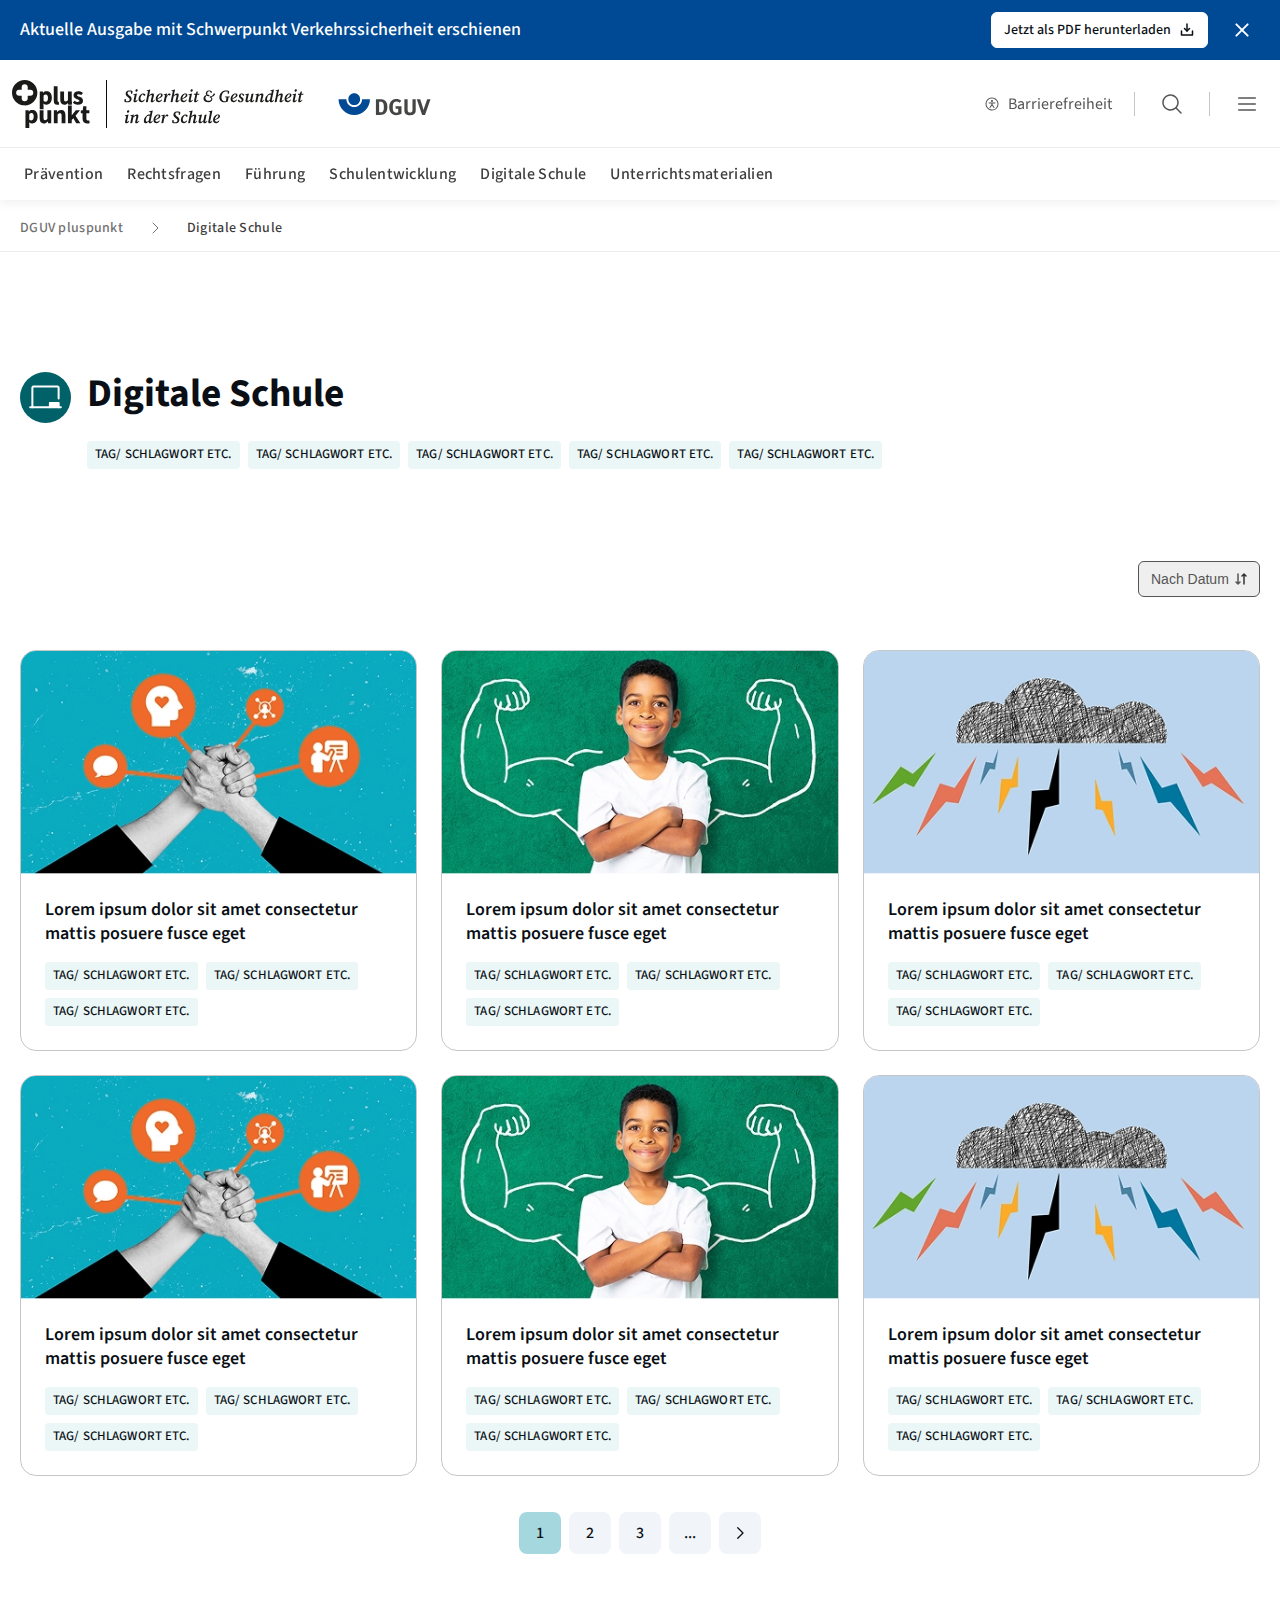
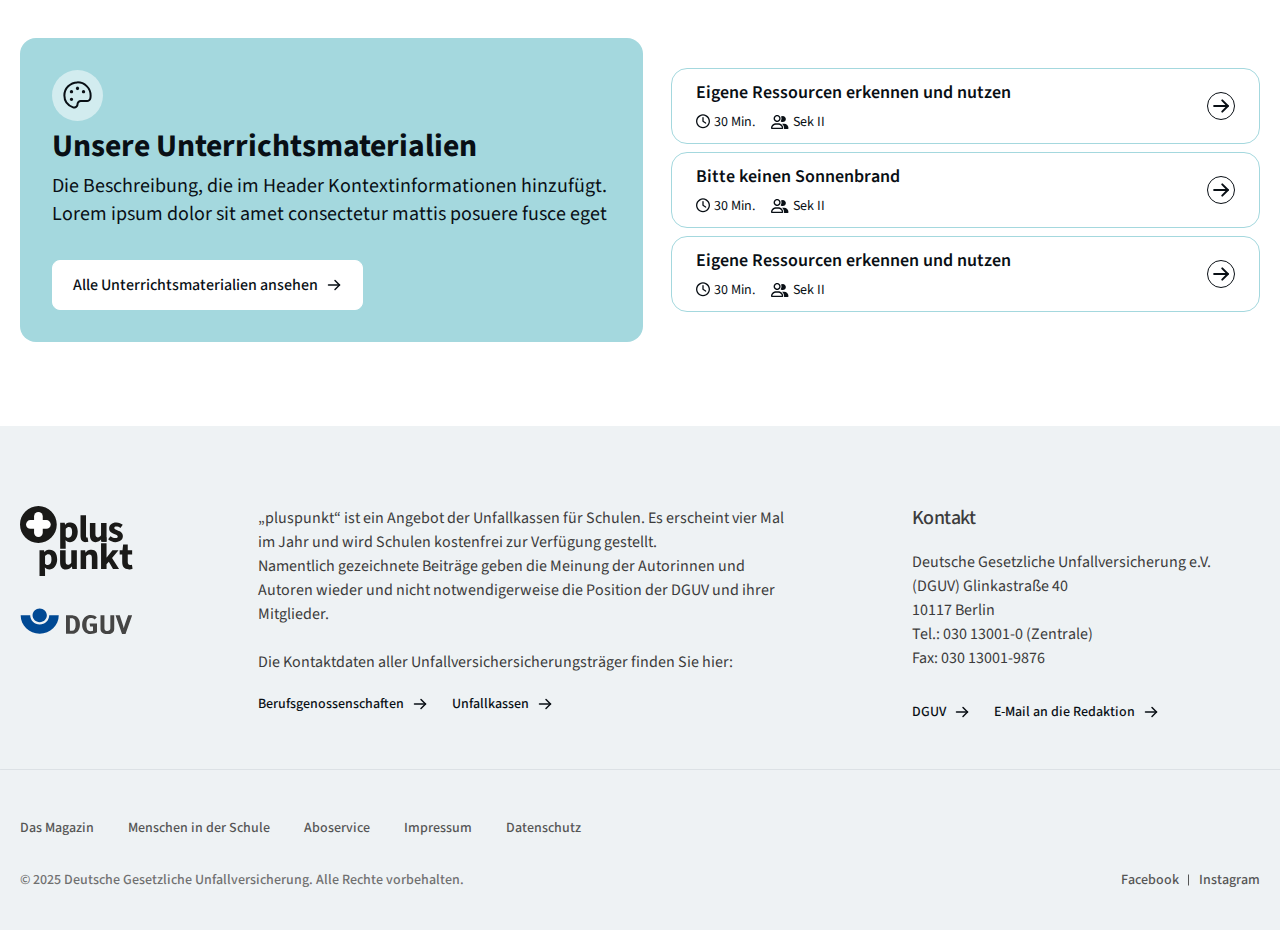
<file: page-4.html>
<!doctype html>
<html lang="de">
	<head>
		<meta charset="UTF-8">
		<meta name="viewport" content="width=device-width, initial-scale=1.0">
		<link rel="preload" href="./assets/fonts/SourceSans3-SemiBold.woff2" as="font" type="font/woff2" defer>
		<link rel="preload" href="./assets/fonts/SourceSans3-Regular.woff2" as="font" type="font/woff2" defer>
		<link rel="preload" href="./assets/fonts/SourceSans3-Medium.woff2" as="font" type="font/woff2" defer>
		<link rel="preload" href="./assets/fonts/SourceSans3-Bold.woff2" as="font" type="font/woff2" defer>
		<link rel="shortcut icon" href="./assets/img/favicon.ico">
		<title>page-4</title>
		<script defer src="./js/app.min.js?v=1762848361851"></script>
		<link rel="stylesheet" defer href="./css/app.min.css?v=1762848361851">
	</head>
	<body>
		<div class="wrapper">
			<header class="header">
				<div class="header__top">
					<div class="header__top-inner">
						<div class="header__top-body">
							<div class="header__top-text">Aktuelle Ausgabe mit Schwerpunkt Verkehrssicherheit erschienen</div>
							<a href="#" class="header__top-btn button button--small">
								<span>Jetzt als PDF herunterladen</span>
								<svg width="16" height="16" viewbox="0 0 16 16" fill="none" xmlns="http://www.w3.org/2000/svg">
									<path d="M8 9V2" stroke="currentColor" stroke-width="1.5" stroke-linecap="round" stroke-linejoin="round"></path>
									<path d="M13.5 9V13H2.5V9" stroke="currentColor" stroke-width="1.5" stroke-linecap="round" stroke-linejoin="round"></path>
									<path d="M10.5 6.5L8 9L5.5 6.5" stroke="currentColor" stroke-width="1.5" stroke-linecap="round" stroke-linejoin="round"></path>
								</svg>
							</a>
						</div>
						<button type="button" class="header__top-close">
							<svg width="20" height="20" viewbox="0 0 20 20" fill="none" xmlns="http://www.w3.org/2000/svg">
								<path d="M15.625 4.375L4.375 15.625" stroke="currentColor" stroke-width="2" stroke-linecap="round" stroke-linejoin="round"></path>
								<path d="M15.625 15.625L4.375 4.375" stroke="currentColor" stroke-width="2" stroke-linecap="round" stroke-linejoin="round"></path>
							</svg>
						</button>
					</div>
				</div>
				<div class="header__container">
					<div class="header__body">
						<div class="header__left">
							<div class="header__sublogo">
								<img src="./assets/img/plusPunkt.svg" alt="Image" loading="lazy">
							</div>
							<div class="header__logo-text mob-hide">
								<img src="./assets/img/logo-text.svg" alt="Image" loading="lazy">
							</div>
							<a href="https://dguv.de/de/index.jsp" target="_blank" class="header__logo">
								<img src="./assets/img/logo.svg" alt="Image" loading="lazy">
							</a>
						</div>
						<div class="header__actions">
							<button type="button" class="header__action" data-menu="accessible" data-menu-click="">
								<span class="header__action-icon header__action-icon--small">
									<svg width="24" height="24" viewbox="0 0 24 24" fill="none" xmlns="http://www.w3.org/2000/svg">
										<path d="M12 2.25C10.0716 2.25 8.18657 2.82183 6.58319 3.89317C4.97982 4.96451 3.73013 6.48726 2.99218 8.26884C2.25422 10.0504 2.06114 12.0108 2.43735 13.9021C2.81355 15.7934 3.74215 17.5307 5.10571 18.8943C6.46928 20.2579 8.20656 21.1865 10.0979 21.5627C11.9892 21.9389 13.9496 21.7458 15.7312 21.0078C17.5127 20.2699 19.0355 19.0202 20.1068 17.4168C21.1782 15.8134 21.75 13.9284 21.75 12C21.7473 9.41498 20.7192 6.93661 18.8913 5.10872C17.0634 3.28084 14.585 2.25273 12 2.25ZM12 20.25C10.3683 20.25 8.77326 19.7661 7.41655 18.8596C6.05984 17.9531 5.00242 16.6646 4.378 15.1571C3.75358 13.6496 3.5902 11.9908 3.90853 10.3905C4.22685 8.79016 5.01259 7.32015 6.16637 6.16637C7.32016 5.01259 8.79017 4.22685 10.3905 3.90852C11.9909 3.59019 13.6497 3.75357 15.1571 4.37799C16.6646 5.00242 17.9531 6.05984 18.8596 7.41655C19.7661 8.77325 20.25 10.3683 20.25 12C20.2475 14.1873 19.3775 16.2843 17.8309 17.8309C16.2843 19.3775 14.1873 20.2475 12 20.25ZM10.5 7.5C10.5 7.20333 10.588 6.91332 10.7528 6.66665C10.9176 6.41997 11.1519 6.22771 11.426 6.11418C11.7001 6.00065 12.0017 5.97094 12.2926 6.02882C12.5836 6.0867 12.8509 6.22956 13.0607 6.43934C13.2704 6.64912 13.4133 6.91639 13.4712 7.20736C13.5291 7.49834 13.4994 7.79994 13.3858 8.07403C13.2723 8.34811 13.08 8.58238 12.8334 8.7472C12.5867 8.91203 12.2967 9 12 9C11.6022 9 11.2206 8.84196 10.9393 8.56066C10.658 8.27936 10.5 7.89782 10.5 7.5ZM17.25 10.5C17.25 10.6989 17.171 10.8897 17.0303 11.0303C16.8897 11.171 16.6989 11.25 16.5 11.25H12.75V12.5231L15.6244 16.8356C15.7348 17.0012 15.7749 17.2039 15.7358 17.399C15.6968 17.5942 15.5818 17.7659 15.4163 17.8762C15.2507 17.9866 15.048 18.0267 14.8528 17.9877C14.6577 17.9487 14.486 17.8337 14.3756 17.6681L12 14.1056L9.62438 17.6681C9.56972 17.7501 9.49944 17.8205 9.41756 17.8754C9.33568 17.9302 9.2438 17.9684 9.14717 17.9877C8.95202 18.0267 8.74935 17.9866 8.58375 17.8762C8.41816 17.7659 8.3032 17.5942 8.26417 17.399C8.22514 17.2039 8.26523 17.0012 8.37563 16.8356L11.25 12.5231V11.25H7.5C7.30109 11.25 7.11033 11.171 6.96967 11.0303C6.82902 10.8897 6.75 10.6989 6.75 10.5C6.75 10.3011 6.82902 10.1103 6.96967 9.96967C7.11033 9.82902 7.30109 9.75 7.5 9.75H16.5C16.6989 9.75 16.8897 9.82902 17.0303 9.96967C17.171 10.1103 17.25 10.3011 17.25 10.5Z" fill="currentColor"></path>
									</svg>
								</span>
								<span class="header__action-text mob-hide">Barrierefreiheit</span>
							</button>
							<button type="button" class="header__action mob-hide" data-menu="search" data-menu-click="">
								<span class="header__action-icon">
									<svg width="24" height="24" viewbox="0 0 24 24" fill="none" xmlns="http://www.w3.org/2000/svg">
										<path d="M21.5306 20.4694L16.8365 15.7762C18.1971 14.1428 18.8755 12.0478 18.7307 9.92694C18.5859 7.80607 17.629 5.82268 16.0591 4.38935C14.4892 2.95602 12.4271 2.18311 10.3019 2.23141C8.17663 2.27971 6.15181 3.1455 4.64864 4.64867C3.14547 6.15184 2.27968 8.17666 2.23138 10.3019C2.18308 12.4272 2.95599 14.4892 4.38932 16.0591C5.82265 17.629 7.80604 18.5859 9.92691 18.7307C12.0478 18.8755 14.1428 18.1971 15.7762 16.8366L20.4693 21.5306C20.539 21.6003 20.6218 21.6556 20.7128 21.6933C20.8038 21.731 20.9014 21.7504 21 21.7504C21.0985 21.7504 21.1961 21.731 21.2871 21.6933C21.3782 21.6556 21.4609 21.6003 21.5306 21.5306C21.6003 21.4609 21.6556 21.3782 21.6933 21.2872C21.731 21.1961 21.7504 21.0985 21.7504 21C21.7504 20.9015 21.731 20.8039 21.6933 20.7128C21.6556 20.6218 21.6003 20.5391 21.5306 20.4694ZM3.74997 10.5C3.74997 9.16498 4.14585 7.85993 4.88755 6.7499C5.62925 5.63987 6.68345 4.7747 7.91686 4.26381C9.15026 3.75292 10.5075 3.61925 11.8168 3.8797C13.1262 4.14015 14.3289 4.78302 15.2729 5.72703C16.2169 6.67103 16.8598 7.87377 17.1203 9.18314C17.3807 10.4925 17.247 11.8497 16.7362 13.0831C16.2253 14.3165 15.3601 15.3707 14.2501 16.1124C13.14 16.8541 11.835 17.25 10.5 17.25C8.71037 17.248 6.99463 16.5362 5.72919 15.2708C4.46375 14.0053 3.75195 12.2896 3.74997 10.5Z" fill="currentColor"></path>
									</svg>
								</span>
							</button>
							<button type="button" class="header__action btn-menu" data-menu="menu" data-menu-click="">
								<span class="btn-menu__icon-pc">
									<svg width="24" height="24" viewbox="0 0 24 24" fill="none" xmlns="http://www.w3.org/2000/svg">
										<path d="M21 12C21 12.1989 20.921 12.3897 20.7803 12.5303C20.6397 12.671 20.4489 12.75 20.25 12.75H3.75C3.55109 12.75 3.36032 12.671 3.21967 12.5303C3.07902 12.3897 3 12.1989 3 12C3 11.8011 3.07902 11.6103 3.21967 11.4697C3.36032 11.329 3.55109 11.25 3.75 11.25H20.25C20.4489 11.25 20.6397 11.329 20.7803 11.4697C20.921 11.6103 21 11.8011 21 12ZM3.75 6.75H20.25C20.4489 6.75 20.6397 6.67098 20.7803 6.53033C20.921 6.38968 21 6.19891 21 6C21 5.80109 20.921 5.61032 20.7803 5.46967C20.6397 5.32902 20.4489 5.25 20.25 5.25H3.75C3.55109 5.25 3.36032 5.32902 3.21967 5.46967C3.07902 5.61032 3 5.80109 3 6C3 6.19891 3.07902 6.38968 3.21967 6.53033C3.36032 6.67098 3.55109 6.75 3.75 6.75ZM20.25 17.25H3.75C3.55109 17.25 3.36032 17.329 3.21967 17.4697C3.07902 17.6103 3 17.8011 3 18C3 18.1989 3.07902 18.3897 3.21967 18.5303C3.36032 18.671 3.55109 18.75 3.75 18.75H20.25C20.4489 18.75 20.6397 18.671 20.7803 18.5303C20.921 18.3897 21 18.1989 21 18C21 17.8011 20.921 17.6103 20.7803 17.4697C20.6397 17.329 20.4489 17.25 20.25 17.25Z" fill="currentColor"></path>
									</svg>
								</span>
								<span class="btn-menu__icon-mob">
									<svg width="26" height="19" viewbox="0 0 26 19" fill="none" xmlns="http://www.w3.org/2000/svg">
										<path d="M15.3047 17.1758C15.7781 17.176 16.1709 17.5686 16.1709 18.042C16.1707 18.5499 15.778 18.908 15.3047 18.9082H0.866211C0.358163 18.9082 0.000187139 18.55 0 18.042C0 17.5684 0.35803 17.1758 0.866211 17.1758H15.3047ZM15.0391 0C19.197 0.00022763 22.5469 3.39601 22.5469 7.50781C22.5469 9.27498 21.9344 10.9036 20.918 12.1973L25.7578 17.002C26.0811 17.3599 26.081 17.9031 25.7578 18.2266C25.3998 18.5846 24.8566 18.5846 24.5332 18.2266L19.6934 13.4219V13.4336C18.3883 14.4498 16.7713 15.0273 15.0391 15.0273C10.8925 15.0273 7.53137 11.666 7.53125 7.51953C7.53125 3.37294 10.8809 0 15.0391 0ZM17.9258 2.5293C16.1241 1.47854 13.9184 1.4785 12.1514 2.5293C10.3495 3.58038 9.26367 5.45184 9.26367 7.50781C9.26369 9.56377 10.3495 11.481 12.1514 12.5205C13.9185 13.5714 16.124 13.5714 17.9258 12.5205C19.693 11.4694 20.8135 9.59842 20.8135 7.50781C20.8135 5.45184 19.693 3.56883 17.9258 2.5293ZM6.33008 11.4004C6.65346 12.0355 7.08059 12.6247 7.57715 13.1328H0.866211C0.358101 13.1328 9.96059e-05 12.7747 0 12.2666C0 11.7931 0.35803 11.4004 0.866211 11.4004H6.33008ZM5.83301 5.625C5.65977 6.17938 5.54425 6.75684 5.49805 7.35742H0.866211C0.358038 7.35739 1.20516e-05 6.99939 0 6.49121C0 6.01767 0.35803 5.62504 0.866211 5.625H5.83301Z" fill="currentColor"></path>
									</svg>
								</span>
							</button>
						</div>
					</div>
					<nav class="header__nav">
						<ul class="header__nav-list">
							<li class="header__nav-item">
								<a href="#" class="header__nav-link link">Prävention</a>
							</li>
							<li class="header__nav-item">
								<a href="#" class="header__nav-link link">Rechtsfragen</a>
							</li>
							<li class="header__nav-item">
								<a href="#" class="header__nav-link link">Führung</a>
							</li>
							<li class="header__nav-item">
								<a href="#" class="header__nav-link link">Schulentwicklung</a>
							</li>
							<li class="header__nav-item">
								<a href="#" class="header__nav-link link">Digitale Schule</a>
							</li>
							<li class="header__nav-item">
								<a href="#" class="header__nav-link link">Unterrichtsmaterialien</a>
							</li>
						</ul>
					</nav>
				</div>
				<div class="accessible-block" data-menu-target="accessible">
					<div class="accessible-block__container">
						<div class="accessible-block__body">
							<div class="accessible-block__head">
								<button type="button" class="accessible-block__close" data-menu-close="">
									<svg width="20" height="20" viewbox="0 0 20 20" fill="none" xmlns="http://www.w3.org/2000/svg">
										<path d="M15.625 4.375L4.375 15.625" stroke="currentColor" stroke-width="2" stroke-linecap="round" stroke-linejoin="round"></path>
										<path d="M15.625 15.625L4.375 4.375" stroke="currentColor" stroke-width="2" stroke-linecap="round" stroke-linejoin="round"></path>
									</svg>
								</button>
							</div>
							<div class="accessible-block__title">Barrierefreiheit</div>
							<ul class="accessible-block__list">
								<li class="accessible-block__item">
									<a href="#" class="accessible-block__link link">Erklärung zur Barrierefreiheit</a>
								</li>
								<li class="accessible-block__item">
									<a href="#" class="accessible-block__link link">Leichte Sprache</a>
								</li>
								<li class="accessible-block__item">
									<a href="#" class="accessible-block__link link">Informationen in Deutscher Gebärdensprache (DGS)</a>
								</li>
								<li class="accessible-block__item">
									<a href="#" class="accessible-block__link link">Kontakt zur Ansprechperson</a>
								</li>
								<li class="accessible-block__item">
									<a href="#" class="accessible-block__link link">Barriere melden</a>
								</li>
							</ul>
						</div>
					</div>
				</div>
				<div class="search-block" data-menu-target="search">
					<div class="search-block__inner">
						<div class="search-block__container">
							<div class="search-block__head">
								<button type="button" class="search-block__close" data-menu-close="">
									<svg width="20" height="20" viewbox="0 0 20 20" fill="none" xmlns="http://www.w3.org/2000/svg">
										<path d="M15.625 4.375L4.375 15.625" stroke="currentColor" stroke-width="2" stroke-linecap="round" stroke-linejoin="round"></path>
										<path d="M15.625 15.625L4.375 4.375" stroke="currentColor" stroke-width="2" stroke-linecap="round" stroke-linejoin="round"></path>
									</svg>
								</button>
							</div>
							<div class="search-block__body">
								<div class="search-block__block">
									<div class="search-block__title">Suche</div>
									<div class="search-block__field input-field">
										<input type="text" name="search" placeholder="Text" class="input-field__input input input--icon">
										<button type="button" class="input-field__icon">
											<svg width="16" height="16" viewbox="0 0 16 16" fill="none" xmlns="http://www.w3.org/2000/svg">
												<path d="M7 12C9.76142 12 12 9.76142 12 7C12 4.23858 9.76142 2 7 2C4.23858 2 2 4.23858 2 7C2 9.76142 4.23858 12 7 12Z" stroke="currentColor" stroke-linecap="round" stroke-linejoin="round"></path>
												<path d="M10.5356 10.5356L14 14" stroke="currentColor" stroke-linecap="round" stroke-linejoin="round"></path>
											</svg>
										</button>
									</div>
								</div>
								<div class="search-block__info">
									<div class="search-block__subtitle">Beliebte thematische Schlagworte:</div>
									<div class="search-block__tags tags">
										<a href="#" class="tags__btn">Tag/ Schlagwort etc.</a>
										<a href="#" class="tags__btn">Tag/ Schlagwort etc.</a>
										<a href="#" class="tags__btn">Tag/ Schlagwort etc.</a>
										<a href="#" class="tags__btn">Tag/ Schlagwort etc.</a>
										<a href="#" class="tags__btn">Tag/ Schlagwort etc.</a>
										<a href="#" class="tags__btn">Tag/ Schlagwort etc.</a>
										<a href="#" class="tags__btn">Tag/ Schlagwort etc.</a>
										<a href="#" class="tags__btn">Tag/ Schlagwort etc.</a>
									</div>
								</div>
							</div>
						</div>
					</div>
				</div>
				<div class="menu" data-menu-target="menu">
					<div class="menu__container">
						<div class="menu__head">
							<div class="menu__left">
								<div class="menu__sublogo">
									<img src="./assets/img/plusPunkt.svg" alt="Image" loading="lazy">
								</div>
								<div class="menu__logo-text mob-hide">
									<img src="./assets/img/logo-text.svg" alt="Image" loading="lazy">
								</div>
								<a href="https://dguv.de/de/index.jsp" class="menu__logo">
									<img src="./assets/img/logo.svg" alt="Image" loading="lazy">
								</a>
							</div>
							<button type="button" class="menu__close" data-menu-close="">
								<svg width="20" height="20" viewbox="0 0 20 20" fill="none" xmlns="http://www.w3.org/2000/svg">
									<path d="M15.625 4.375L4.375 15.625" stroke="currentColor" stroke-width="2" stroke-linecap="round" stroke-linejoin="round"></path>
									<path d="M15.625 15.625L4.375 4.375" stroke="currentColor" stroke-width="2" stroke-linecap="round" stroke-linejoin="round"></path>
								</svg>
							</button>
						</div>
						<div class="menu__search input-field">
							<input type="text" name="search" placeholder="Text" class="input-field__input input input--icon">
							<button type="button" class="input-field__icon">
								<svg width="16" height="16" viewbox="0 0 16 16" fill="none" xmlns="http://www.w3.org/2000/svg">
									<path d="M7 12C9.76142 12 12 9.76142 12 7C12 4.23858 9.76142 2 7 2C4.23858 2 2 4.23858 2 7C2 9.76142 4.23858 12 7 12Z" stroke="currentColor" stroke-linecap="round" stroke-linejoin="round"></path>
									<path d="M10.5356 10.5356L14 14" stroke="currentColor" stroke-linecap="round" stroke-linejoin="round"></path>
								</svg>
							</button>
						</div>
						<nav class="menu__body">
							<ul class="menu__list">
								<li class="menu__item">
									<a href="#" class="menu__link link">
										<svg width="16" height="16" viewbox="0 0 16 16" fill="none" xmlns="http://www.w3.org/2000/svg">
											<path d="M13.5 7V3.5C13.5 3.36739 13.4473 3.24021 13.3536 3.14645C13.2598 3.05268 13.1326 3 13 3H3C2.86739 3 2.74021 3.05268 2.64645 3.14645C2.55268 3.24021 2.5 3.36739 2.5 3.5V7C2.5 13 8 14.5 8 14.5C8 14.5 13.5 13 13.5 7Z" stroke="currentColor" stroke-width="1.5" stroke-linecap="round" stroke-linejoin="round"></path>
											<path d="M5.5 8.5L7 10L10.5 6.5" stroke="currentColor" stroke-width="1.5" stroke-linecap="round" stroke-linejoin="round"></path>
										</svg>
										<span>Prävention</span>
									</a>
								</li>
								<li class="menu__item">
									<a href="#" class="menu__link link">
										<svg width="16" height="16" viewbox="0 0 16 16" fill="none" xmlns="http://www.w3.org/2000/svg">
											<path d="M8 2.5V13.5" stroke="currentColor" stroke-width="1.5" stroke-linecap="round" stroke-linejoin="round"></path>
											<path d="M6.5 13.5H9.5" stroke="currentColor" stroke-width="1.5" stroke-linecap="round" stroke-linejoin="round"></path>
											<path d="M3.5 5.5L12.5 3.5" stroke="#343330" stroke-width="1.5" stroke-linecap="round" stroke-linejoin="round"></path>
											<path d="M1.5 10.5C1.5 11.6044 2.75 12 3.5 12C4.25 12 5.5 11.6044 5.5 10.5L3.5 5.5L1.5 10.5Z" stroke="currentColor" stroke-width="1.5" stroke-linecap="round" stroke-linejoin="round"></path>
											<path d="M10.5 8.5C10.5 9.60438 11.75 10 12.5 10C13.25 10 14.5 9.60438 14.5 8.5L12.5 3.5L10.5 8.5Z" stroke="currentColor" stroke-width="1.5" stroke-linecap="round" stroke-linejoin="round"></path>
										</svg>
										<span>Rechtsfragen</span>
									</a>
								</li>
								<li class="menu__item">
									<a href="#" class="menu__link link">
										<svg width="16" height="16" viewbox="0 0 16 16" fill="none" xmlns="http://www.w3.org/2000/svg">
											<path d="M12 7.5C12.5822 7.49956 13.1566 7.63492 13.6773 7.8953C14.1981 8.15569 14.651 8.53394 15 9" stroke="currentColor" stroke-width="1.5" stroke-linecap="round" stroke-linejoin="round"></path>
											<path d="M1 9C1.349 8.53394 1.80187 8.15569 2.32265 7.8953C2.84343 7.63492 3.41775 7.49956 4 7.5" stroke="currentColor" stroke-width="1.5" stroke-linecap="round" stroke-linejoin="round"></path>
											<path d="M8 11.5C9.38071 11.5 10.5 10.3807 10.5 9C10.5 7.61929 9.38071 6.5 8 6.5C6.61929 6.5 5.5 7.61929 5.5 9C5.5 10.3807 6.61929 11.5 8 11.5Z" stroke="currentColor" stroke-width="1.5" stroke-linecap="round" stroke-linejoin="round"></path>
											<path d="M4.5 13.5C4.85893 12.8909 5.3706 12.386 5.98444 12.0353C6.59827 11.6845 7.29302 11.5 8 11.5C8.70698 11.5 9.40173 11.6845 10.0156 12.0353C10.6294 12.386 11.1411 12.8909 11.5 13.5" stroke="currentColor" stroke-width="1.5" stroke-linecap="round" stroke-linejoin="round"></path>
											<path d="M10.0625 5C10.156 4.63785 10.3492 4.30918 10.6201 4.05131C10.891 3.79345 11.2288 3.61672 11.5952 3.5412C11.9615 3.46567 12.3416 3.49439 12.6925 3.62407C13.0433 3.75376 13.3507 3.97922 13.5798 4.27486C13.8089 4.57049 13.9506 4.92445 13.9886 5.29653C14.0267 5.66862 13.9596 6.04392 13.7951 6.37981C13.6305 6.7157 13.3751 6.99872 13.0578 7.19673C12.7405 7.39475 12.374 7.49981 12 7.5" stroke="currentColor" stroke-width="1.5" stroke-linecap="round" stroke-linejoin="round"></path>
											<path d="M3.99997 7.5C3.62594 7.49981 3.25947 7.39475 2.94216 7.19673C2.62485 6.99872 2.36942 6.7157 2.20489 6.37981C2.04035 6.04392 1.9733 5.66862 2.01135 5.29653C2.0494 4.92445 2.19103 4.57049 2.42015 4.27486C2.64926 3.97922 2.95669 3.75376 3.30751 3.62407C3.65833 3.49439 4.03849 3.46567 4.40481 3.5412C4.77113 3.61672 5.10894 3.79345 5.37986 4.05131C5.65078 4.30918 5.84396 4.63785 5.93747 5" stroke="currentColor" stroke-width="1.5" stroke-linecap="round" stroke-linejoin="round"></path>
										</svg>
										<span>Führung</span>
									</a>
								</li>
								<li class="menu__item">
									<a href="#" class="menu__link link">
										<svg width="17" height="16" viewbox="0 0 17 16" fill="none" xmlns="http://www.w3.org/2000/svg">
											<path d="M1.5 13.5H15.5" stroke="currentColor" stroke-width="1.5" stroke-linecap="round" stroke-linejoin="round"></path>
											<path d="M5 5H6" stroke="currentColor" stroke-width="1.5" stroke-linecap="round" stroke-linejoin="round"></path>
											<path d="M8 5H9" stroke="currentColor" stroke-width="1.5" stroke-linecap="round" stroke-linejoin="round"></path>
											<path d="M5 7.5H6" stroke="currentColor" stroke-width="1.5" stroke-linecap="round" stroke-linejoin="round"></path>
											<path d="M8 7.5H9" stroke="currentColor" stroke-width="1.5" stroke-linecap="round" stroke-linejoin="round"></path>
											<path d="M5.5 13.5V10H8.5V13.5" stroke="currentColor" stroke-width="1.5" stroke-linecap="round" stroke-linejoin="round"></path>
											<path d="M3 2.5V13.5" stroke="currentColor" stroke-width="1.5" stroke-linecap="round" stroke-linejoin="round"></path>
											<path d="M11 13.5V2.5" stroke="currentColor" stroke-width="1.5" stroke-linecap="round" stroke-linejoin="round"></path>
											<path d="M2.5 2.5H11.5" stroke="currentColor" stroke-width="1.5" stroke-linecap="round" stroke-linejoin="round"></path>
											<path d="M14 13.5V5.5" stroke="currentColor" stroke-width="1.5" stroke-linecap="round" stroke-linejoin="round"></path>
											<path d="M11 5.5H14.5" stroke="currentColor" stroke-width="1.5" stroke-linecap="round" stroke-linejoin="round"></path>
										</svg>
										<span>Schulentwicklung</span>
									</a>
								</li>
								<li class="menu__item">
									<a href="#" class="menu__link link">
										<svg width="16" height="16" viewbox="0 0 16 16" fill="none" xmlns="http://www.w3.org/2000/svg">
											<path d="M2 12.5V3.5C2 3.36739 2.05268 3.24021 2.14645 3.14645C2.24021 3.05268 2.36739 3 2.5 3H13.5C13.6326 3 13.7598 3.05268 13.8536 3.14645C13.9473 3.24021 14 3.36739 14 3.5V8.5" stroke="currentColor" stroke-width="1.5" stroke-linecap="round" stroke-linejoin="round"></path>
											<path d="M1 12.5H15" stroke="currentColor" stroke-width="1.5" stroke-linecap="round" stroke-linejoin="round"></path>
											<path d="M10 12.5V10.5H14V12.5" stroke="currentColor" stroke-width="1.5" stroke-linecap="round" stroke-linejoin="round"></path>
										</svg>
										<span>Digitale Schule</span>
									</a>
								</li>
								<li class="menu__item">
									<a href="#" class="menu__link link">
										<svg width="16" height="16" viewbox="0 0 16 16" fill="none" xmlns="http://www.w3.org/2000/svg">
											<path d="M8 12C8 11.6022 8.15804 11.2206 8.43934 10.9393C8.72064 10.658 9.10218 10.5 9.5 10.5H12.3881C12.7279 10.5001 13.0576 10.3848 13.3233 10.173C13.589 9.96126 13.7749 9.66558 13.8506 9.33437C13.9539 8.87962 14.004 8.41443 14 7.94812C13.9719 4.64687 11.24 1.96687 7.9375 2C6.35706 2.01646 4.84694 2.65586 3.7352 3.7793C2.62347 4.90274 1.99991 6.41947 2 8C2 10.6131 3.67062 12.59 6 13.4131C6.22616 13.4931 6.4682 13.5176 6.70581 13.4847C6.94342 13.4518 7.16967 13.3624 7.36558 13.224C7.56149 13.0855 7.72135 12.9022 7.83174 12.6892C7.94212 12.4762 7.99983 12.2399 8 12Z" stroke="currentColor" stroke-width="1.5" stroke-linecap="round" stroke-linejoin="round"></path>
											<path d="M8 4.1875C8.31066 4.1875 8.5625 4.43934 8.5625 4.75C8.5625 5.06066 8.31066 5.3125 8 5.3125C7.68934 5.3125 7.4375 5.06066 7.4375 4.75C7.4375 4.43934 7.68934 4.1875 8 4.1875Z" fill="currentColor" stroke="currentColor" stroke-width="0.125"></path>
											<path d="M5.25 6.875C5.59518 6.875 5.875 6.59518 5.875 6.25C5.875 5.90482 5.59518 5.625 5.25 5.625C4.90482 5.625 4.625 5.90482 4.625 6.25C4.625 6.59518 4.90482 6.875 5.25 6.875Z" fill="currentColor"></path>
											<path d="M5.25 10.375C5.59518 10.375 5.875 10.0952 5.875 9.75C5.875 9.40482 5.59518 9.125 5.25 9.125C4.90482 9.125 4.625 9.40482 4.625 9.75C4.625 10.0952 4.90482 10.375 5.25 10.375Z" fill="currentColor"></path>
											<path d="M10.75 6.875C11.0952 6.875 11.375 6.59518 11.375 6.25C11.375 5.90482 11.0952 5.625 10.75 5.625C10.4048 5.625 10.125 5.90482 10.125 6.25C10.125 6.59518 10.4048 6.875 10.75 6.875Z" fill="currentColor"></path>
										</svg>
										<span>Unterrichtsmaterialien</span>
									</a>
								</li>
							</ul>
							<ul class="menu__list">
								<li class="menu__item">
									<a href="#" class="menu__link link">Menschen in der Schule</a>
								</li>
								<li class="menu__item">
									<a href="#" class="menu__link link">Das Magazin</a>
								</li>
							</ul>
							<div class="menu__info">
								<div class="menu__text">Beliebte thematische Schlagworte:</div>
								<div class="menu__tags tags">
									<a href="#" class="tags__btn">Tag/ Schlagwort etc.</a>
									<a href="#" class="tags__btn">Tag/ Schlagwort etc.</a>
									<a href="#" class="tags__btn">Tag/ Schlagwort etc.</a>
									<a href="#" class="tags__btn">Tag/ Schlagwort etc.</a>
									<a href="#" class="tags__btn">Tag/ Schlagwort etc.</a>
									<a href="#" class="tags__btn">Tag/ Schlagwort etc.</a>
									<a href="#" class="tags__btn">Tag/ Schlagwort etc.</a>
									<a href="#" class="tags__btn">Tag/ Schlagwort etc.</a>
								</div>
							</div>
						</nav>
						<div class="menu__bottom">
							<nav class="menu__nav">
								<ul class="menu__nav-list">
									<li class="menu__nav-item">
										<a href="#" class="menu__nav-link">Aboservice</a>
									</li>
									<li class="menu__nav-item">
										<a href="#" class="menu__nav-link">Impressum</a>
									</li>
									<li class="menu__nav-item">
										<a href="#" class="menu__nav-link">Datenschutz</a>
									</li>
								</ul>
							</nav>
							<a href="#" class="menu__btn button button--small">
								<svg width="16" height="16" viewbox="0 0 16 16" fill="none" xmlns="http://www.w3.org/2000/svg">
									<path d="M6.04055 3.87502C5.87741 3.58808 5.83438 3.24825 5.92087 2.92969C6.00735 2.61114 6.21633 2.33973 6.50219 2.17468C6.78805 2.00964 7.12758 1.96436 7.4467 2.04873C7.76582 2.1331 8.03862 2.34027 8.20555 2.62502L10.0806 5.87502" stroke="currentColor" stroke-width="1.5" stroke-linecap="round" stroke-linejoin="round"></path>
									<path d="M4.33258 5.91688L3.44258 4.375C3.27682 4.08782 3.23193 3.74656 3.31779 3.42628C3.40364 3.106 3.61321 2.83295 3.90039 2.66719C4.18757 2.50143 4.52884 2.45654 4.84912 2.5424C5.16939 2.62825 5.44245 2.83782 5.60821 3.125L7.55633 6.5" stroke="currentColor" stroke-width="1.5" stroke-linecap="round" stroke-linejoin="round"></path>
									<path d="M9.92935 10C9.56951 9.46827 9.42804 8.81846 9.53428 8.18525C9.64051 7.55203 9.9863 6.98397 10.5 6.59877L10.0825 5.87502C9.91672 5.58759 9.87193 5.24609 9.95796 4.92564C10.044 4.60518 10.2538 4.33203 10.5412 4.16627C10.8287 4.00051 11.1702 3.95572 11.4906 4.04175C11.8111 4.12778 12.0842 4.33759 12.25 4.62502L13.3319 6.50002C13.6602 7.06885 13.8732 7.69677 13.9588 8.34794C14.0445 8.99911 14.001 9.66076 13.8309 10.2951C13.6609 10.9295 13.3675 11.5242 12.9676 12.0452C12.5677 12.5661 12.0691 13.0033 11.5003 13.3316C10.3515 13.9946 8.98635 14.1742 7.70518 13.8307C6.42401 13.4872 5.33177 12.6488 4.66873 11.5L2.16873 7.16752C2.00558 6.88057 1.96256 6.54074 2.04904 6.22219C2.13553 5.90364 2.3445 5.63222 2.63036 5.46718C2.91622 5.30213 3.25576 5.25685 3.57488 5.34122C3.894 5.42559 4.16679 5.63276 4.33373 5.91752L5.5356 8.00002" stroke="currentColor" stroke-width="1.5" stroke-linecap="round" stroke-linejoin="round"></path>
									<path d="M12 2.11127C12.4135 2.22046 12.8013 2.41044 13.141 2.67024C13.4808 2.93005 13.7657 3.25455 13.9794 3.62502L14 3.66064" stroke="currentColor" stroke-width="1.5" stroke-linecap="round" stroke-linejoin="round"></path>
									<path d="M4.66375 14.5C3.96647 13.9491 3.3806 13.2703 2.9375 12.5" stroke="currentColor" stroke-width="1.5" stroke-linecap="round" stroke-linejoin="round"></path>
								</svg>
								<span>Kontakt</span>
							</a>
						</div>
					</div>
				</div>
			</header>
			<main class="page">
				<div class="breadcrumbs">
					<div class="breadcrumbs__container">
						<ul class="breadcrumbs__list">
							<li class="breadcrumbs__item">
								<a href="#" class="breadcrumbs__link link">DGUV pluspunkt</a>
							</li>
							<li class="breadcrumbs__item">
								<span class="breadcrumbs__link is-active">Digitale Schule</span>
							</li>
						</ul>
					</div>
				</div>
				<section class="promo">
					<div class="promo__container">
						<div class="promo__body">
							<figure class="promo__icon">
								<img src="./assets/img/icons/ChalkboardSimple.svg" alt="Image" loading="lazy">
							</figure>
							<div class="promo__content">
								<h1 class="promo__title title title--h1">Digitale Schule</h1>
								<div class="promo__tags tags">
									<a href="#" class="tags__btn">Tag/ Schlagwort etc.</a>
									<a href="#" class="tags__btn">Tag/ Schlagwort etc.</a>
									<a href="#" class="tags__btn">Tag/ Schlagwort etc.</a>
									<a href="#" class="tags__btn">Tag/ Schlagwort etc.</a>
									<a href="#" class="tags__btn">Tag/ Schlagwort etc.</a>
								</div>
							</div>
						</div>
					</div>
				</section>
				<section class="catalog">
					<div class="catalog__container">
						<div class="catalog__head section-head">
							<select name="sort" class="section-head__sort">
								<option value="1" selected>Nach Datum</option>
								<option value="2">Beliebt</option>
								<option value="3">Neu</option>
							</select>
						</div>
						<div class="catalog__items">
							<article class="article-card">
								<figure class="article-card__img">
									<img alt="Image" loading="lazy" src="./assets/img/articles/image-2.webp">
								</figure>
								<div class="article-card__body">
									<a href="#" class="article-card__title title title--h4">Lorem ipsum dolor sit amet consectetur mattis posuere fusce eget</a>
									<div class="article-card__tags tags">
										<a href="#" class="tags__btn">Tag/ Schlagwort etc.</a>
										<a href="#" class="tags__btn">Tag/ Schlagwort etc.</a>
										<a href="#" class="tags__btn">Tag/ Schlagwort etc.</a>
									</div>
								</div>
							</article>
							<article class="article-card">
								<figure class="article-card__img">
									<img alt="Image" loading="lazy" src="./assets/img/articles/image-3.webp">
								</figure>
								<div class="article-card__body">
									<a href="#" class="article-card__title title title--h4">Lorem ipsum dolor sit amet consectetur mattis posuere fusce eget</a>
									<div class="article-card__tags tags">
										<a href="#" class="tags__btn">Tag/ Schlagwort etc.</a>
										<a href="#" class="tags__btn">Tag/ Schlagwort etc.</a>
										<a href="#" class="tags__btn">Tag/ Schlagwort etc.</a>
									</div>
								</div>
							</article>
							<article class="article-card">
								<figure class="article-card__img">
									<img alt="Image" loading="lazy" src="./assets/img/articles/image-1.webp">
								</figure>
								<div class="article-card__body">
									<a href="#" class="article-card__title title title--h4">Lorem ipsum dolor sit amet consectetur mattis posuere fusce eget</a>
									<div class="article-card__tags tags">
										<a href="#" class="tags__btn">Tag/ Schlagwort etc.</a>
										<a href="#" class="tags__btn">Tag/ Schlagwort etc.</a>
										<a href="#" class="tags__btn">Tag/ Schlagwort etc.</a>
									</div>
								</div>
							</article>
							<article class="article-card">
								<figure class="article-card__img">
									<img alt="Image" loading="lazy" src="./assets/img/articles/image-2.webp">
								</figure>
								<div class="article-card__body">
									<a href="#" class="article-card__title title title--h4">Lorem ipsum dolor sit amet consectetur mattis posuere fusce eget</a>
									<div class="article-card__tags tags">
										<a href="#" class="tags__btn">Tag/ Schlagwort etc.</a>
										<a href="#" class="tags__btn">Tag/ Schlagwort etc.</a>
										<a href="#" class="tags__btn">Tag/ Schlagwort etc.</a>
									</div>
								</div>
							</article>
							<article class="article-card">
								<figure class="article-card__img">
									<img alt="Image" loading="lazy" src="./assets/img/articles/image-3.webp">
								</figure>
								<div class="article-card__body">
									<a href="#" class="article-card__title title title--h4">Lorem ipsum dolor sit amet consectetur mattis posuere fusce eget</a>
									<div class="article-card__tags tags">
										<a href="#" class="tags__btn">Tag/ Schlagwort etc.</a>
										<a href="#" class="tags__btn">Tag/ Schlagwort etc.</a>
										<a href="#" class="tags__btn">Tag/ Schlagwort etc.</a>
									</div>
								</div>
							</article>
							<article class="article-card">
								<figure class="article-card__img">
									<img alt="Image" loading="lazy" src="./assets/img/articles/image-1.webp">
								</figure>
								<div class="article-card__body">
									<a href="#" class="article-card__title title title--h4">Lorem ipsum dolor sit amet consectetur mattis posuere fusce eget</a>
									<div class="article-card__tags tags">
										<a href="#" class="tags__btn">Tag/ Schlagwort etc.</a>
										<a href="#" class="tags__btn">Tag/ Schlagwort etc.</a>
										<a href="#" class="tags__btn">Tag/ Schlagwort etc.</a>
									</div>
								</div>
							</article>
						</div>
						<div class="pagination">
							<a href="#" class="pagination__arrow disabled">
								<svg width="7" height="12" viewbox="0 0 7 12" fill="none" xmlns="http://www.w3.org/2000/svg">
									<path d="M0.246094 6.45312C0 6.17969 0 5.76953 0.246094 5.52344L5.49609 0.273438C5.76953 0 6.17969 0 6.42578 0.273438C6.69922 0.519531 6.69922 0.929688 6.42578 1.17578L1.64062 5.96094L6.42578 10.7734C6.69922 11.0195 6.69922 11.4297 6.42578 11.6758C6.17969 11.9492 5.76953 11.9492 5.52344 11.6758L0.246094 6.45312Z" fill="currentColor"></path>
								</svg>
							</a>
							<ul class="pagination__list">
								<li class="pagination__item">
									<a href="#" class="pagination__link is-active">1</a>
								</li>
								<li class="pagination__item">
									<a href="#" class="pagination__link">2</a>
								</li>
								<li class="pagination__item">
									<a href="#" class="pagination__link">3</a>
								</li>
								<li class="pagination__item">...</li>
							</ul>
							<a href="#" class="pagination__arrow">
								<svg width="7" height="12" viewbox="0 0 7 12" fill="none" xmlns="http://www.w3.org/2000/svg">
									<path d="M6.45312 5.49609C6.69922 5.76953 6.69922 6.17969 6.45312 6.42578L1.20312 11.6758C0.929688 11.9492 0.519531 11.9492 0.273438 11.6758C0 11.4297 0 11.0195 0.273438 10.7734L5.05859 5.98828L0.273438 1.17578C0 0.929688 0 0.519531 0.273438 0.273438C0.519531 0 0.929688 0 1.17578 0.273438L6.45312 5.49609Z" fill="currentColor"></path>
								</svg>
							</a>
						</div>
					</div>
				</section>
				<section class="materials">
					<div class="materials__container">
						<div class="materials__body">
							<div class="materials__info">
								<figure class="materials__icon">
									<img src="./assets/img/icons/Palette-dark.svg" alt="Image" loading="lazy">
								</figure>
								<h2 class="materials__title title title--h2">Unsere Unterrichtsmaterialien</h2>
								<div class="materials__text">
									Die Beschreibung, die im Header Kontextinformationen hinzufügt. Lorem ipsum dolor sit amet
					consectetur mattis posuere
					fusce eget
								</div>
								<a href="#" class="materials__btn button">
									<span>Alle Unterrichtsmaterialien ansehen</span>
									<svg width="16" height="16" viewbox="0 0 16 16" fill="none" xmlns="http://www.w3.org/2000/svg">
										<path d="M2.5 8H13.5" stroke="currentColor" stroke-width="1.5" stroke-linecap="round" stroke-linejoin="round"></path>
										<path d="M9 3.5L13.5 8L9 12.5" stroke="currentColor" stroke-width="1.5" stroke-linecap="round" stroke-linejoin="round"></path>
									</svg>
								</a>
							</div>
							<div class="materials__rows">
								<a href="#" class="materials__row">
									<div class="materials__row-body">
										<div class="materials__row-title title title--h4">Eigene Ressourcen erkennen und nutzen</div>
										<div class="materials__row-info">
											<div class="materials__row-label">
												<svg width="14" height="15" viewbox="0 0 14 15" fill="none" xmlns="http://www.w3.org/2000/svg">
													<path d="M12.6875 7.30078C12.6875 5.27734 11.5938 3.41797 9.84375 2.37891C8.06641 1.36719 5.90625 1.36719 4.15625 2.37891C2.37891 3.41797 1.3125 5.27734 1.3125 7.30078C1.3125 9.35156 2.37891 11.2109 4.15625 12.25C5.90625 13.2617 8.06641 13.2617 9.84375 12.25C11.5938 11.2109 12.6875 9.35156 12.6875 7.30078ZM0 7.30078C0 4.8125 1.3125 2.51562 3.5 1.25781C5.66016 0 8.3125 0 10.5 1.25781C12.6602 2.51562 14 4.8125 14 7.30078C14 9.81641 12.6602 12.1133 10.5 13.3711C8.3125 14.6289 5.66016 14.6289 3.5 13.3711C1.3125 12.1133 0 9.81641 0 7.30078ZM6.34375 3.58203C6.34375 3.22656 6.61719 2.92578 7 2.92578C7.35547 2.92578 7.65625 3.22656 7.65625 3.58203V6.97266L9.98047 8.50391C10.2812 8.72266 10.3633 9.13281 10.1719 9.43359C9.95312 9.73438 9.54297 9.81641 9.24219 9.59766L6.61719 7.84766C6.45312 7.73828 6.34375 7.51953 6.34375 7.30078V3.58203Z" fill="currentColor"></path>
												</svg>
												<span>30 Min.</span>
											</div>
											<div class="materials__row-label">
												<svg width="18" height="14" viewbox="0 0 18 14" fill="none" xmlns="http://www.w3.org/2000/svg">
													<path d="M6.125 1.3125C5.33203 1.3125 4.62109 1.75 4.21094 2.40625C3.82812 3.08984 3.82812 3.9375 4.21094 4.59375C4.62109 5.27734 5.33203 5.6875 6.125 5.6875C6.89062 5.6875 7.60156 5.27734 8.01172 4.59375C8.39453 3.9375 8.39453 3.08984 8.01172 2.40625C7.60156 1.75 6.89062 1.3125 6.125 1.3125ZM6.125 7C4.86719 7 3.71875 6.34375 3.08984 5.25C2.46094 4.18359 2.46094 2.84375 3.08984 1.75C3.71875 0.683594 4.86719 0 6.125 0C7.35547 0 8.50391 0.683594 9.13281 1.75C9.76172 2.84375 9.76172 4.18359 9.13281 5.25C8.50391 6.34375 7.35547 7 6.125 7ZM4.86719 9.625C3.0625 9.625 1.58594 10.9648 1.33984 12.6875H10.8828C10.6367 10.9648 9.16016 9.625 7.35547 9.625H4.86719ZM4.86719 8.3125H7.35547C10.0625 8.3125 12.25 10.5 12.25 13.207C12.25 13.6445 11.8672 14 11.4297 14H0.792969C0.355469 14 0 13.6445 0 13.207C0 10.5 2.16016 8.3125 4.86719 8.3125ZM16.6523 14H12.9062C13.043 13.7812 13.125 13.5078 13.125 13.207C13.125 11.4297 12.3047 9.84375 11.0469 8.77734C11.1562 8.77734 11.2656 8.75 11.4023 8.75H13.0703C15.5039 8.75 17.5 10.7461 17.5 13.1797C17.5 13.6445 17.1172 14 16.6523 14ZM11.8125 7C10.9648 7 10.1992 6.67188 9.625 6.125C10.1719 5.38672 10.5 4.48438 10.5 3.5C10.5 2.78906 10.3086 2.07812 9.98047 1.47656C10.5 1.12109 11.1289 0.875 11.8125 0.875C13.4805 0.875 14.875 2.26953 14.875 3.9375C14.875 5.63281 13.4805 7 11.8125 7Z" fill="currentColor"></path>
												</svg>
												<span>Sek II</span>
											</div>
										</div>
									</div>
									<div class="materials__row-arrow">
										<svg width="28" height="28" viewbox="0 0 28 28" fill="none" xmlns="http://www.w3.org/2000/svg">
											<rect x="0.5" y="0.5" width="27" height="27" rx="13.5" stroke="currentColor"></rect>
											<path d="M7.125 14H20.875" stroke="currentColor" stroke-width="2" stroke-linecap="round" stroke-linejoin="round"></path>
											<path d="M15.25 8.375L20.875 14L15.25 19.625" stroke="currentColor" stroke-width="2" stroke-linecap="round" stroke-linejoin="round"></path>
										</svg>
									</div>
								</a>
								<a href="#" class="materials__row">
									<div class="materials__row-body">
										<div class="materials__row-title title title--h4">Bitte keinen Sonnenbrand</div>
										<div class="materials__row-info">
											<div class="materials__row-label">
												<svg width="14" height="15" viewbox="0 0 14 15" fill="none" xmlns="http://www.w3.org/2000/svg">
													<path d="M12.6875 7.30078C12.6875 5.27734 11.5938 3.41797 9.84375 2.37891C8.06641 1.36719 5.90625 1.36719 4.15625 2.37891C2.37891 3.41797 1.3125 5.27734 1.3125 7.30078C1.3125 9.35156 2.37891 11.2109 4.15625 12.25C5.90625 13.2617 8.06641 13.2617 9.84375 12.25C11.5938 11.2109 12.6875 9.35156 12.6875 7.30078ZM0 7.30078C0 4.8125 1.3125 2.51562 3.5 1.25781C5.66016 0 8.3125 0 10.5 1.25781C12.6602 2.51562 14 4.8125 14 7.30078C14 9.81641 12.6602 12.1133 10.5 13.3711C8.3125 14.6289 5.66016 14.6289 3.5 13.3711C1.3125 12.1133 0 9.81641 0 7.30078ZM6.34375 3.58203C6.34375 3.22656 6.61719 2.92578 7 2.92578C7.35547 2.92578 7.65625 3.22656 7.65625 3.58203V6.97266L9.98047 8.50391C10.2812 8.72266 10.3633 9.13281 10.1719 9.43359C9.95312 9.73438 9.54297 9.81641 9.24219 9.59766L6.61719 7.84766C6.45312 7.73828 6.34375 7.51953 6.34375 7.30078V3.58203Z" fill="currentColor"></path>
												</svg>
												<span>30 Min.</span>
											</div>
											<div class="materials__row-label">
												<svg width="18" height="14" viewbox="0 0 18 14" fill="none" xmlns="http://www.w3.org/2000/svg">
													<path d="M6.125 1.3125C5.33203 1.3125 4.62109 1.75 4.21094 2.40625C3.82812 3.08984 3.82812 3.9375 4.21094 4.59375C4.62109 5.27734 5.33203 5.6875 6.125 5.6875C6.89062 5.6875 7.60156 5.27734 8.01172 4.59375C8.39453 3.9375 8.39453 3.08984 8.01172 2.40625C7.60156 1.75 6.89062 1.3125 6.125 1.3125ZM6.125 7C4.86719 7 3.71875 6.34375 3.08984 5.25C2.46094 4.18359 2.46094 2.84375 3.08984 1.75C3.71875 0.683594 4.86719 0 6.125 0C7.35547 0 8.50391 0.683594 9.13281 1.75C9.76172 2.84375 9.76172 4.18359 9.13281 5.25C8.50391 6.34375 7.35547 7 6.125 7ZM4.86719 9.625C3.0625 9.625 1.58594 10.9648 1.33984 12.6875H10.8828C10.6367 10.9648 9.16016 9.625 7.35547 9.625H4.86719ZM4.86719 8.3125H7.35547C10.0625 8.3125 12.25 10.5 12.25 13.207C12.25 13.6445 11.8672 14 11.4297 14H0.792969C0.355469 14 0 13.6445 0 13.207C0 10.5 2.16016 8.3125 4.86719 8.3125ZM16.6523 14H12.9062C13.043 13.7812 13.125 13.5078 13.125 13.207C13.125 11.4297 12.3047 9.84375 11.0469 8.77734C11.1562 8.77734 11.2656 8.75 11.4023 8.75H13.0703C15.5039 8.75 17.5 10.7461 17.5 13.1797C17.5 13.6445 17.1172 14 16.6523 14ZM11.8125 7C10.9648 7 10.1992 6.67188 9.625 6.125C10.1719 5.38672 10.5 4.48438 10.5 3.5C10.5 2.78906 10.3086 2.07812 9.98047 1.47656C10.5 1.12109 11.1289 0.875 11.8125 0.875C13.4805 0.875 14.875 2.26953 14.875 3.9375C14.875 5.63281 13.4805 7 11.8125 7Z" fill="currentColor"></path>
												</svg>
												<span>Sek II</span>
											</div>
										</div>
									</div>
									<div class="materials__row-arrow">
										<svg width="28" height="28" viewbox="0 0 28 28" fill="none" xmlns="http://www.w3.org/2000/svg">
											<rect x="0.5" y="0.5" width="27" height="27" rx="13.5" stroke="currentColor"></rect>
											<path d="M7.125 14H20.875" stroke="currentColor" stroke-width="2" stroke-linecap="round" stroke-linejoin="round"></path>
											<path d="M15.25 8.375L20.875 14L15.25 19.625" stroke="currentColor" stroke-width="2" stroke-linecap="round" stroke-linejoin="round"></path>
										</svg>
									</div>
								</a>
								<a href="#" class="materials__row">
									<div class="materials__row-body">
										<div class="materials__row-title title title--h4">Eigene Ressourcen erkennen und nutzen</div>
										<div class="materials__row-info">
											<div class="materials__row-label">
												<svg width="14" height="15" viewbox="0 0 14 15" fill="none" xmlns="http://www.w3.org/2000/svg">
													<path d="M12.6875 7.30078C12.6875 5.27734 11.5938 3.41797 9.84375 2.37891C8.06641 1.36719 5.90625 1.36719 4.15625 2.37891C2.37891 3.41797 1.3125 5.27734 1.3125 7.30078C1.3125 9.35156 2.37891 11.2109 4.15625 12.25C5.90625 13.2617 8.06641 13.2617 9.84375 12.25C11.5938 11.2109 12.6875 9.35156 12.6875 7.30078ZM0 7.30078C0 4.8125 1.3125 2.51562 3.5 1.25781C5.66016 0 8.3125 0 10.5 1.25781C12.6602 2.51562 14 4.8125 14 7.30078C14 9.81641 12.6602 12.1133 10.5 13.3711C8.3125 14.6289 5.66016 14.6289 3.5 13.3711C1.3125 12.1133 0 9.81641 0 7.30078ZM6.34375 3.58203C6.34375 3.22656 6.61719 2.92578 7 2.92578C7.35547 2.92578 7.65625 3.22656 7.65625 3.58203V6.97266L9.98047 8.50391C10.2812 8.72266 10.3633 9.13281 10.1719 9.43359C9.95312 9.73438 9.54297 9.81641 9.24219 9.59766L6.61719 7.84766C6.45312 7.73828 6.34375 7.51953 6.34375 7.30078V3.58203Z" fill="currentColor"></path>
												</svg>
												<span>30 Min.</span>
											</div>
											<div class="materials__row-label">
												<svg width="18" height="14" viewbox="0 0 18 14" fill="none" xmlns="http://www.w3.org/2000/svg">
													<path d="M6.125 1.3125C5.33203 1.3125 4.62109 1.75 4.21094 2.40625C3.82812 3.08984 3.82812 3.9375 4.21094 4.59375C4.62109 5.27734 5.33203 5.6875 6.125 5.6875C6.89062 5.6875 7.60156 5.27734 8.01172 4.59375C8.39453 3.9375 8.39453 3.08984 8.01172 2.40625C7.60156 1.75 6.89062 1.3125 6.125 1.3125ZM6.125 7C4.86719 7 3.71875 6.34375 3.08984 5.25C2.46094 4.18359 2.46094 2.84375 3.08984 1.75C3.71875 0.683594 4.86719 0 6.125 0C7.35547 0 8.50391 0.683594 9.13281 1.75C9.76172 2.84375 9.76172 4.18359 9.13281 5.25C8.50391 6.34375 7.35547 7 6.125 7ZM4.86719 9.625C3.0625 9.625 1.58594 10.9648 1.33984 12.6875H10.8828C10.6367 10.9648 9.16016 9.625 7.35547 9.625H4.86719ZM4.86719 8.3125H7.35547C10.0625 8.3125 12.25 10.5 12.25 13.207C12.25 13.6445 11.8672 14 11.4297 14H0.792969C0.355469 14 0 13.6445 0 13.207C0 10.5 2.16016 8.3125 4.86719 8.3125ZM16.6523 14H12.9062C13.043 13.7812 13.125 13.5078 13.125 13.207C13.125 11.4297 12.3047 9.84375 11.0469 8.77734C11.1562 8.77734 11.2656 8.75 11.4023 8.75H13.0703C15.5039 8.75 17.5 10.7461 17.5 13.1797C17.5 13.6445 17.1172 14 16.6523 14ZM11.8125 7C10.9648 7 10.1992 6.67188 9.625 6.125C10.1719 5.38672 10.5 4.48438 10.5 3.5C10.5 2.78906 10.3086 2.07812 9.98047 1.47656C10.5 1.12109 11.1289 0.875 11.8125 0.875C13.4805 0.875 14.875 2.26953 14.875 3.9375C14.875 5.63281 13.4805 7 11.8125 7Z" fill="currentColor"></path>
												</svg>
												<span>Sek II</span>
											</div>
										</div>
									</div>
									<div class="materials__row-arrow">
										<svg width="28" height="28" viewbox="0 0 28 28" fill="none" xmlns="http://www.w3.org/2000/svg">
											<rect x="0.5" y="0.5" width="27" height="27" rx="13.5" stroke="currentColor"></rect>
											<path d="M7.125 14H20.875" stroke="currentColor" stroke-width="2" stroke-linecap="round" stroke-linejoin="round"></path>
											<path d="M15.25 8.375L20.875 14L15.25 19.625" stroke="currentColor" stroke-width="2" stroke-linecap="round" stroke-linejoin="round"></path>
										</svg>
									</div>
								</a>
							</div>
						</div>
					</div>
				</section>
			</main>
			<footer class="footer">
				<div class="footer__container">
					<div class="footer__body">
						<div class="footer__logos">
							<div class="footer__sublogo">
								<img src="./assets/img/plusPunkt.svg" alt="Image" loading="lazy">
							</div>
							<a href="https://dguv.de/de/index.jsp" class="footer__logo">
								<img src="./assets/img/logo.svg" alt="Image" loading="lazy">
							</a>
						</div>
						<div class="footer__info">
							<div class="footer__descr">
								<p>
									„pluspunkt“ ist ein Angebot der Unfallkassen für Schulen. Es erscheint vier Mal im Jahr und wird
						Schulen kostenfrei zur Verfügung gestellt.
									<br>
									Namentlich gezeichnete Beiträge geben die Meinung der Autorinnen und Autoren wieder und nicht
						notwendigerweise die Position der DGUV und ihrer Mitglieder.
								</p>
								<p>Die Kontaktdaten aller Unfallversichersicherungsträger finden Sie hier:</p>
							</div>
							<div class="footer__links">
								<a href="https://dguv.de/de/index.jsp" class="footer__link link">
									<span>Berufsgenossenschaften</span>
									<svg width="16" height="16" viewbox="0 0 16 16" fill="none" xmlns="http://www.w3.org/2000/svg">
										<path d="M2.5 8H13.5" stroke="currentColor" stroke-width="1.5" stroke-linecap="round" stroke-linejoin="round"></path>
										<path d="M9 3.5L13.5 8L9 12.5" stroke="currentColor" stroke-width="1.5" stroke-linecap="round" stroke-linejoin="round"></path>
									</svg>
								</a>
								<a href="#" class="footer__link link">
									<span>Unfallkassen</span>
									<svg width="16" height="16" viewbox="0 0 16 16" fill="none" xmlns="http://www.w3.org/2000/svg">
										<path d="M2.5 8H13.5" stroke="currentColor" stroke-width="1.5" stroke-linecap="round" stroke-linejoin="round"></path>
										<path d="M9 3.5L13.5 8L9 12.5" stroke="currentColor" stroke-width="1.5" stroke-linecap="round" stroke-linejoin="round"></path>
									</svg>
								</a>
							</div>
						</div>
						<div class="footer__col">
							<div class="footer__title">Kontakt</div>
							<ul class="footer__list">
								<li>Deutsche Gesetzliche Unfallversicherung e.V. (DGUV)
						Glinkastraße 40</li>
								<li>10117 Berlin</li>
								<li>
									Tel.:
									<a href="tel:030130010">030 13001-0</a>
									(Zentrale)
								</li>
								<li>Fax: 030 13001-9876</li>
							</ul>
							<div class="footer__links">
								<a href="https://dguv.de/de/index.jsp" class="footer__link link">
									<span>DGUV</span>
									<svg width="16" height="16" viewbox="0 0 16 16" fill="none" xmlns="http://www.w3.org/2000/svg">
										<path d="M2.5 8H13.5" stroke="currentColor" stroke-width="1.5" stroke-linecap="round" stroke-linejoin="round"></path>
										<path d="M9 3.5L13.5 8L9 12.5" stroke="currentColor" stroke-width="1.5" stroke-linecap="round" stroke-linejoin="round"></path>
									</svg>
								</a>
								<a href="#" class="footer__link link">
									<span>E-Mail an die Redaktion</span>
									<svg width="16" height="16" viewbox="0 0 16 16" fill="none" xmlns="http://www.w3.org/2000/svg">
										<path d="M2.5 8H13.5" stroke="currentColor" stroke-width="1.5" stroke-linecap="round" stroke-linejoin="round"></path>
										<path d="M9 3.5L13.5 8L9 12.5" stroke="currentColor" stroke-width="1.5" stroke-linecap="round" stroke-linejoin="round"></path>
									</svg>
								</a>
							</div>
						</div>
					</div>
					<div class="footer__inner">
						<nav class="footer__nav">
							<ul class="footer__nav-list">
								<li class="footer__nav-item">
									<a href="#" class="footer__nav-link">Das Magazin</a>
								</li>
								<li class="footer__nav-item">
									<a href="#" class="footer__nav-link">Menschen in der Schule</a>
								</li>
								<li class="footer__nav-item">
									<a href="#" class="footer__nav-link">Aboservice</a>
								</li>
								<li class="footer__nav-item">
									<a href="#" class="footer__nav-link">Impressum</a>
								</li>
								<li class="footer__nav-item">
									<a href="#" class="footer__nav-link">Datenschutz</a>
								</li>
							</ul>
						</nav>
						<div class="footer__bottom">
							<div class="footer__copy">© 2025 Deutsche Gesetzliche Unfallversicherung. Alle Rechte vorbehalten.</div>
							<div class="footer__social social-block">
								<a href="#" class="social-block__link">Facebook</a>
								<a href="#" class="social-block__link">Instagram</a>
							</div>
						</div>
					</div>
				</div>
			</footer>
		</div>
	</body>
</html>
</file>
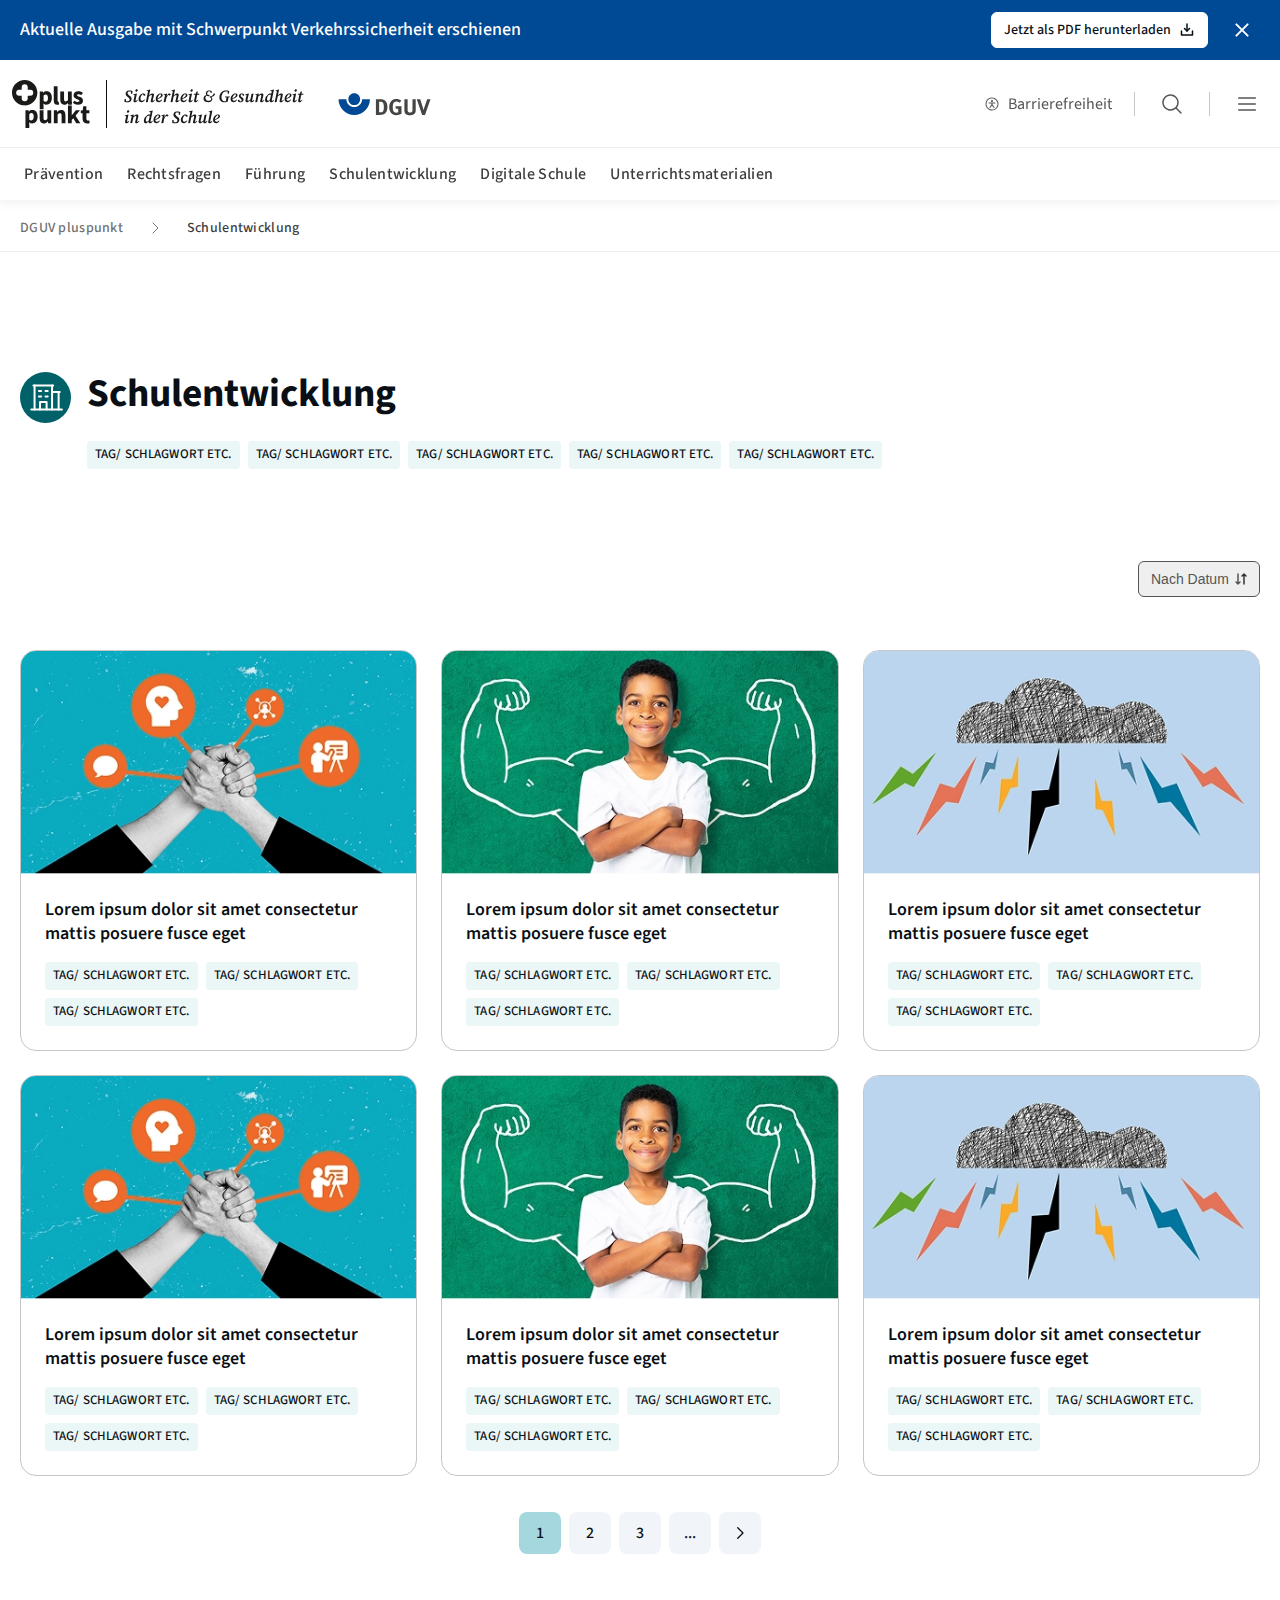
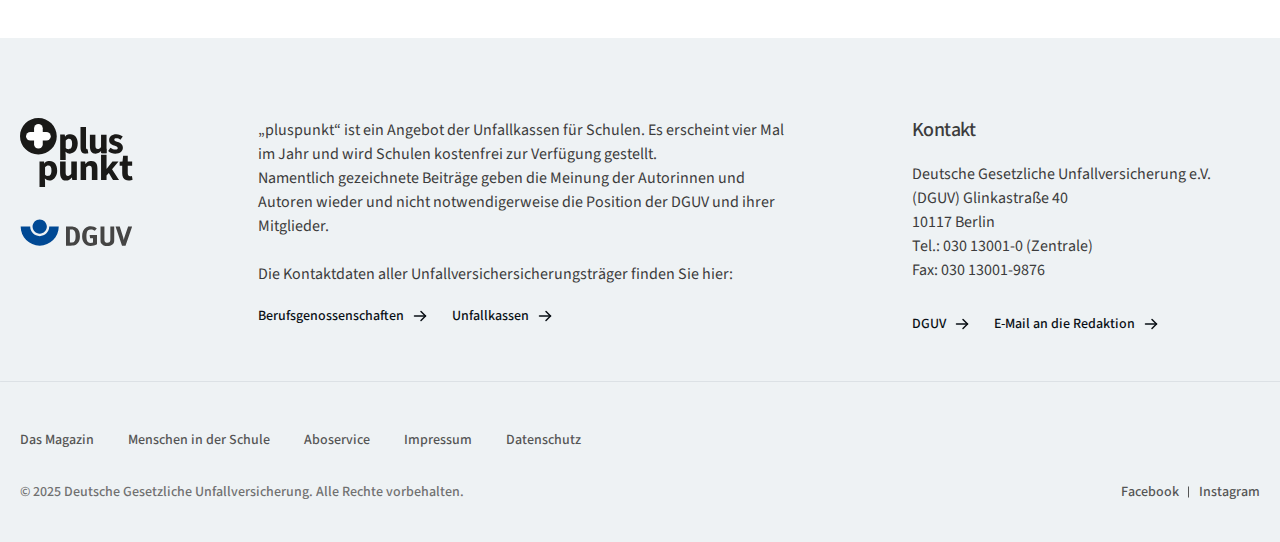
<file: page-5.html>
<!doctype html>
<html lang="de">
	<head>
		<meta charset="UTF-8">
		<meta name="viewport" content="width=device-width, initial-scale=1.0">
		<link rel="preload" href="./assets/fonts/SourceSans3-SemiBold.woff2" as="font" type="font/woff2" defer>
		<link rel="preload" href="./assets/fonts/SourceSans3-Regular.woff2" as="font" type="font/woff2" defer>
		<link rel="preload" href="./assets/fonts/SourceSans3-Medium.woff2" as="font" type="font/woff2" defer>
		<link rel="preload" href="./assets/fonts/SourceSans3-Bold.woff2" as="font" type="font/woff2" defer>
		<link rel="shortcut icon" href="./assets/img/favicon.ico">
		<title>page-5</title>
		<script defer src="./js/app.min.js?v=1762848361850"></script>
		<link rel="stylesheet" defer href="./css/app.min.css?v=1762848361850">
	</head>
	<body>
		<div class="wrapper">
			<header class="header">
				<div class="header__top">
					<div class="header__top-inner">
						<div class="header__top-body">
							<div class="header__top-text">Aktuelle Ausgabe mit Schwerpunkt Verkehrssicherheit erschienen</div>
							<a href="#" class="header__top-btn button button--small">
								<span>Jetzt als PDF herunterladen</span>
								<svg width="16" height="16" viewbox="0 0 16 16" fill="none" xmlns="http://www.w3.org/2000/svg">
									<path d="M8 9V2" stroke="currentColor" stroke-width="1.5" stroke-linecap="round" stroke-linejoin="round"></path>
									<path d="M13.5 9V13H2.5V9" stroke="currentColor" stroke-width="1.5" stroke-linecap="round" stroke-linejoin="round"></path>
									<path d="M10.5 6.5L8 9L5.5 6.5" stroke="currentColor" stroke-width="1.5" stroke-linecap="round" stroke-linejoin="round"></path>
								</svg>
							</a>
						</div>
						<button type="button" class="header__top-close">
							<svg width="20" height="20" viewbox="0 0 20 20" fill="none" xmlns="http://www.w3.org/2000/svg">
								<path d="M15.625 4.375L4.375 15.625" stroke="currentColor" stroke-width="2" stroke-linecap="round" stroke-linejoin="round"></path>
								<path d="M15.625 15.625L4.375 4.375" stroke="currentColor" stroke-width="2" stroke-linecap="round" stroke-linejoin="round"></path>
							</svg>
						</button>
					</div>
				</div>
				<div class="header__container">
					<div class="header__body">
						<div class="header__left">
							<div class="header__sublogo">
								<img src="./assets/img/plusPunkt.svg" alt="Image" loading="lazy">
							</div>
							<div class="header__logo-text mob-hide">
								<img src="./assets/img/logo-text.svg" alt="Image" loading="lazy">
							</div>
							<a href="https://dguv.de/de/index.jsp" target="_blank" class="header__logo">
								<img src="./assets/img/logo.svg" alt="Image" loading="lazy">
							</a>
						</div>
						<div class="header__actions">
							<button type="button" class="header__action" data-menu="accessible" data-menu-click="">
								<span class="header__action-icon header__action-icon--small">
									<svg width="24" height="24" viewbox="0 0 24 24" fill="none" xmlns="http://www.w3.org/2000/svg">
										<path d="M12 2.25C10.0716 2.25 8.18657 2.82183 6.58319 3.89317C4.97982 4.96451 3.73013 6.48726 2.99218 8.26884C2.25422 10.0504 2.06114 12.0108 2.43735 13.9021C2.81355 15.7934 3.74215 17.5307 5.10571 18.8943C6.46928 20.2579 8.20656 21.1865 10.0979 21.5627C11.9892 21.9389 13.9496 21.7458 15.7312 21.0078C17.5127 20.2699 19.0355 19.0202 20.1068 17.4168C21.1782 15.8134 21.75 13.9284 21.75 12C21.7473 9.41498 20.7192 6.93661 18.8913 5.10872C17.0634 3.28084 14.585 2.25273 12 2.25ZM12 20.25C10.3683 20.25 8.77326 19.7661 7.41655 18.8596C6.05984 17.9531 5.00242 16.6646 4.378 15.1571C3.75358 13.6496 3.5902 11.9908 3.90853 10.3905C4.22685 8.79016 5.01259 7.32015 6.16637 6.16637C7.32016 5.01259 8.79017 4.22685 10.3905 3.90852C11.9909 3.59019 13.6497 3.75357 15.1571 4.37799C16.6646 5.00242 17.9531 6.05984 18.8596 7.41655C19.7661 8.77325 20.25 10.3683 20.25 12C20.2475 14.1873 19.3775 16.2843 17.8309 17.8309C16.2843 19.3775 14.1873 20.2475 12 20.25ZM10.5 7.5C10.5 7.20333 10.588 6.91332 10.7528 6.66665C10.9176 6.41997 11.1519 6.22771 11.426 6.11418C11.7001 6.00065 12.0017 5.97094 12.2926 6.02882C12.5836 6.0867 12.8509 6.22956 13.0607 6.43934C13.2704 6.64912 13.4133 6.91639 13.4712 7.20736C13.5291 7.49834 13.4994 7.79994 13.3858 8.07403C13.2723 8.34811 13.08 8.58238 12.8334 8.7472C12.5867 8.91203 12.2967 9 12 9C11.6022 9 11.2206 8.84196 10.9393 8.56066C10.658 8.27936 10.5 7.89782 10.5 7.5ZM17.25 10.5C17.25 10.6989 17.171 10.8897 17.0303 11.0303C16.8897 11.171 16.6989 11.25 16.5 11.25H12.75V12.5231L15.6244 16.8356C15.7348 17.0012 15.7749 17.2039 15.7358 17.399C15.6968 17.5942 15.5818 17.7659 15.4163 17.8762C15.2507 17.9866 15.048 18.0267 14.8528 17.9877C14.6577 17.9487 14.486 17.8337 14.3756 17.6681L12 14.1056L9.62438 17.6681C9.56972 17.7501 9.49944 17.8205 9.41756 17.8754C9.33568 17.9302 9.2438 17.9684 9.14717 17.9877C8.95202 18.0267 8.74935 17.9866 8.58375 17.8762C8.41816 17.7659 8.3032 17.5942 8.26417 17.399C8.22514 17.2039 8.26523 17.0012 8.37563 16.8356L11.25 12.5231V11.25H7.5C7.30109 11.25 7.11033 11.171 6.96967 11.0303C6.82902 10.8897 6.75 10.6989 6.75 10.5C6.75 10.3011 6.82902 10.1103 6.96967 9.96967C7.11033 9.82902 7.30109 9.75 7.5 9.75H16.5C16.6989 9.75 16.8897 9.82902 17.0303 9.96967C17.171 10.1103 17.25 10.3011 17.25 10.5Z" fill="currentColor"></path>
									</svg>
								</span>
								<span class="header__action-text mob-hide">Barrierefreiheit</span>
							</button>
							<button type="button" class="header__action mob-hide" data-menu="search" data-menu-click="">
								<span class="header__action-icon">
									<svg width="24" height="24" viewbox="0 0 24 24" fill="none" xmlns="http://www.w3.org/2000/svg">
										<path d="M21.5306 20.4694L16.8365 15.7762C18.1971 14.1428 18.8755 12.0478 18.7307 9.92694C18.5859 7.80607 17.629 5.82268 16.0591 4.38935C14.4892 2.95602 12.4271 2.18311 10.3019 2.23141C8.17663 2.27971 6.15181 3.1455 4.64864 4.64867C3.14547 6.15184 2.27968 8.17666 2.23138 10.3019C2.18308 12.4272 2.95599 14.4892 4.38932 16.0591C5.82265 17.629 7.80604 18.5859 9.92691 18.7307C12.0478 18.8755 14.1428 18.1971 15.7762 16.8366L20.4693 21.5306C20.539 21.6003 20.6218 21.6556 20.7128 21.6933C20.8038 21.731 20.9014 21.7504 21 21.7504C21.0985 21.7504 21.1961 21.731 21.2871 21.6933C21.3782 21.6556 21.4609 21.6003 21.5306 21.5306C21.6003 21.4609 21.6556 21.3782 21.6933 21.2872C21.731 21.1961 21.7504 21.0985 21.7504 21C21.7504 20.9015 21.731 20.8039 21.6933 20.7128C21.6556 20.6218 21.6003 20.5391 21.5306 20.4694ZM3.74997 10.5C3.74997 9.16498 4.14585 7.85993 4.88755 6.7499C5.62925 5.63987 6.68345 4.7747 7.91686 4.26381C9.15026 3.75292 10.5075 3.61925 11.8168 3.8797C13.1262 4.14015 14.3289 4.78302 15.2729 5.72703C16.2169 6.67103 16.8598 7.87377 17.1203 9.18314C17.3807 10.4925 17.247 11.8497 16.7362 13.0831C16.2253 14.3165 15.3601 15.3707 14.2501 16.1124C13.14 16.8541 11.835 17.25 10.5 17.25C8.71037 17.248 6.99463 16.5362 5.72919 15.2708C4.46375 14.0053 3.75195 12.2896 3.74997 10.5Z" fill="currentColor"></path>
									</svg>
								</span>
							</button>
							<button type="button" class="header__action btn-menu" data-menu="menu" data-menu-click="">
								<span class="btn-menu__icon-pc">
									<svg width="24" height="24" viewbox="0 0 24 24" fill="none" xmlns="http://www.w3.org/2000/svg">
										<path d="M21 12C21 12.1989 20.921 12.3897 20.7803 12.5303C20.6397 12.671 20.4489 12.75 20.25 12.75H3.75C3.55109 12.75 3.36032 12.671 3.21967 12.5303C3.07902 12.3897 3 12.1989 3 12C3 11.8011 3.07902 11.6103 3.21967 11.4697C3.36032 11.329 3.55109 11.25 3.75 11.25H20.25C20.4489 11.25 20.6397 11.329 20.7803 11.4697C20.921 11.6103 21 11.8011 21 12ZM3.75 6.75H20.25C20.4489 6.75 20.6397 6.67098 20.7803 6.53033C20.921 6.38968 21 6.19891 21 6C21 5.80109 20.921 5.61032 20.7803 5.46967C20.6397 5.32902 20.4489 5.25 20.25 5.25H3.75C3.55109 5.25 3.36032 5.32902 3.21967 5.46967C3.07902 5.61032 3 5.80109 3 6C3 6.19891 3.07902 6.38968 3.21967 6.53033C3.36032 6.67098 3.55109 6.75 3.75 6.75ZM20.25 17.25H3.75C3.55109 17.25 3.36032 17.329 3.21967 17.4697C3.07902 17.6103 3 17.8011 3 18C3 18.1989 3.07902 18.3897 3.21967 18.5303C3.36032 18.671 3.55109 18.75 3.75 18.75H20.25C20.4489 18.75 20.6397 18.671 20.7803 18.5303C20.921 18.3897 21 18.1989 21 18C21 17.8011 20.921 17.6103 20.7803 17.4697C20.6397 17.329 20.4489 17.25 20.25 17.25Z" fill="currentColor"></path>
									</svg>
								</span>
								<span class="btn-menu__icon-mob">
									<svg width="26" height="19" viewbox="0 0 26 19" fill="none" xmlns="http://www.w3.org/2000/svg">
										<path d="M15.3047 17.1758C15.7781 17.176 16.1709 17.5686 16.1709 18.042C16.1707 18.5499 15.778 18.908 15.3047 18.9082H0.866211C0.358163 18.9082 0.000187139 18.55 0 18.042C0 17.5684 0.35803 17.1758 0.866211 17.1758H15.3047ZM15.0391 0C19.197 0.00022763 22.5469 3.39601 22.5469 7.50781C22.5469 9.27498 21.9344 10.9036 20.918 12.1973L25.7578 17.002C26.0811 17.3599 26.081 17.9031 25.7578 18.2266C25.3998 18.5846 24.8566 18.5846 24.5332 18.2266L19.6934 13.4219V13.4336C18.3883 14.4498 16.7713 15.0273 15.0391 15.0273C10.8925 15.0273 7.53137 11.666 7.53125 7.51953C7.53125 3.37294 10.8809 0 15.0391 0ZM17.9258 2.5293C16.1241 1.47854 13.9184 1.4785 12.1514 2.5293C10.3495 3.58038 9.26367 5.45184 9.26367 7.50781C9.26369 9.56377 10.3495 11.481 12.1514 12.5205C13.9185 13.5714 16.124 13.5714 17.9258 12.5205C19.693 11.4694 20.8135 9.59842 20.8135 7.50781C20.8135 5.45184 19.693 3.56883 17.9258 2.5293ZM6.33008 11.4004C6.65346 12.0355 7.08059 12.6247 7.57715 13.1328H0.866211C0.358101 13.1328 9.96059e-05 12.7747 0 12.2666C0 11.7931 0.35803 11.4004 0.866211 11.4004H6.33008ZM5.83301 5.625C5.65977 6.17938 5.54425 6.75684 5.49805 7.35742H0.866211C0.358038 7.35739 1.20516e-05 6.99939 0 6.49121C0 6.01767 0.35803 5.62504 0.866211 5.625H5.83301Z" fill="currentColor"></path>
									</svg>
								</span>
							</button>
						</div>
					</div>
					<nav class="header__nav">
						<ul class="header__nav-list">
							<li class="header__nav-item">
								<a href="#" class="header__nav-link link">Prävention</a>
							</li>
							<li class="header__nav-item">
								<a href="#" class="header__nav-link link">Rechtsfragen</a>
							</li>
							<li class="header__nav-item">
								<a href="#" class="header__nav-link link">Führung</a>
							</li>
							<li class="header__nav-item">
								<a href="#" class="header__nav-link link">Schulentwicklung</a>
							</li>
							<li class="header__nav-item">
								<a href="#" class="header__nav-link link">Digitale Schule</a>
							</li>
							<li class="header__nav-item">
								<a href="#" class="header__nav-link link">Unterrichtsmaterialien</a>
							</li>
						</ul>
					</nav>
				</div>
				<div class="accessible-block" data-menu-target="accessible">
					<div class="accessible-block__container">
						<div class="accessible-block__body">
							<div class="accessible-block__head">
								<button type="button" class="accessible-block__close" data-menu-close="">
									<svg width="20" height="20" viewbox="0 0 20 20" fill="none" xmlns="http://www.w3.org/2000/svg">
										<path d="M15.625 4.375L4.375 15.625" stroke="currentColor" stroke-width="2" stroke-linecap="round" stroke-linejoin="round"></path>
										<path d="M15.625 15.625L4.375 4.375" stroke="currentColor" stroke-width="2" stroke-linecap="round" stroke-linejoin="round"></path>
									</svg>
								</button>
							</div>
							<div class="accessible-block__title">Barrierefreiheit</div>
							<ul class="accessible-block__list">
								<li class="accessible-block__item">
									<a href="#" class="accessible-block__link link">Erklärung zur Barrierefreiheit</a>
								</li>
								<li class="accessible-block__item">
									<a href="#" class="accessible-block__link link">Leichte Sprache</a>
								</li>
								<li class="accessible-block__item">
									<a href="#" class="accessible-block__link link">Informationen in Deutscher Gebärdensprache (DGS)</a>
								</li>
								<li class="accessible-block__item">
									<a href="#" class="accessible-block__link link">Kontakt zur Ansprechperson</a>
								</li>
								<li class="accessible-block__item">
									<a href="#" class="accessible-block__link link">Barriere melden</a>
								</li>
							</ul>
						</div>
					</div>
				</div>
				<div class="search-block" data-menu-target="search">
					<div class="search-block__inner">
						<div class="search-block__container">
							<div class="search-block__head">
								<button type="button" class="search-block__close" data-menu-close="">
									<svg width="20" height="20" viewbox="0 0 20 20" fill="none" xmlns="http://www.w3.org/2000/svg">
										<path d="M15.625 4.375L4.375 15.625" stroke="currentColor" stroke-width="2" stroke-linecap="round" stroke-linejoin="round"></path>
										<path d="M15.625 15.625L4.375 4.375" stroke="currentColor" stroke-width="2" stroke-linecap="round" stroke-linejoin="round"></path>
									</svg>
								</button>
							</div>
							<div class="search-block__body">
								<div class="search-block__block">
									<div class="search-block__title">Suche</div>
									<div class="search-block__field input-field">
										<input type="text" name="search" placeholder="Text" class="input-field__input input input--icon">
										<button type="button" class="input-field__icon">
											<svg width="16" height="16" viewbox="0 0 16 16" fill="none" xmlns="http://www.w3.org/2000/svg">
												<path d="M7 12C9.76142 12 12 9.76142 12 7C12 4.23858 9.76142 2 7 2C4.23858 2 2 4.23858 2 7C2 9.76142 4.23858 12 7 12Z" stroke="currentColor" stroke-linecap="round" stroke-linejoin="round"></path>
												<path d="M10.5356 10.5356L14 14" stroke="currentColor" stroke-linecap="round" stroke-linejoin="round"></path>
											</svg>
										</button>
									</div>
								</div>
								<div class="search-block__info">
									<div class="search-block__subtitle">Beliebte thematische Schlagworte:</div>
									<div class="search-block__tags tags">
										<a href="#" class="tags__btn">Tag/ Schlagwort etc.</a>
										<a href="#" class="tags__btn">Tag/ Schlagwort etc.</a>
										<a href="#" class="tags__btn">Tag/ Schlagwort etc.</a>
										<a href="#" class="tags__btn">Tag/ Schlagwort etc.</a>
										<a href="#" class="tags__btn">Tag/ Schlagwort etc.</a>
										<a href="#" class="tags__btn">Tag/ Schlagwort etc.</a>
										<a href="#" class="tags__btn">Tag/ Schlagwort etc.</a>
										<a href="#" class="tags__btn">Tag/ Schlagwort etc.</a>
									</div>
								</div>
							</div>
						</div>
					</div>
				</div>
				<div class="menu" data-menu-target="menu">
					<div class="menu__container">
						<div class="menu__head">
							<div class="menu__left">
								<div class="menu__sublogo">
									<img src="./assets/img/plusPunkt.svg" alt="Image" loading="lazy">
								</div>
								<div class="menu__logo-text mob-hide">
									<img src="./assets/img/logo-text.svg" alt="Image" loading="lazy">
								</div>
								<a href="https://dguv.de/de/index.jsp" class="menu__logo">
									<img src="./assets/img/logo.svg" alt="Image" loading="lazy">
								</a>
							</div>
							<button type="button" class="menu__close" data-menu-close="">
								<svg width="20" height="20" viewbox="0 0 20 20" fill="none" xmlns="http://www.w3.org/2000/svg">
									<path d="M15.625 4.375L4.375 15.625" stroke="currentColor" stroke-width="2" stroke-linecap="round" stroke-linejoin="round"></path>
									<path d="M15.625 15.625L4.375 4.375" stroke="currentColor" stroke-width="2" stroke-linecap="round" stroke-linejoin="round"></path>
								</svg>
							</button>
						</div>
						<div class="menu__search input-field">
							<input type="text" name="search" placeholder="Text" class="input-field__input input input--icon">
							<button type="button" class="input-field__icon">
								<svg width="16" height="16" viewbox="0 0 16 16" fill="none" xmlns="http://www.w3.org/2000/svg">
									<path d="M7 12C9.76142 12 12 9.76142 12 7C12 4.23858 9.76142 2 7 2C4.23858 2 2 4.23858 2 7C2 9.76142 4.23858 12 7 12Z" stroke="currentColor" stroke-linecap="round" stroke-linejoin="round"></path>
									<path d="M10.5356 10.5356L14 14" stroke="currentColor" stroke-linecap="round" stroke-linejoin="round"></path>
								</svg>
							</button>
						</div>
						<nav class="menu__body">
							<ul class="menu__list">
								<li class="menu__item">
									<a href="#" class="menu__link link">
										<svg width="16" height="16" viewbox="0 0 16 16" fill="none" xmlns="http://www.w3.org/2000/svg">
											<path d="M13.5 7V3.5C13.5 3.36739 13.4473 3.24021 13.3536 3.14645C13.2598 3.05268 13.1326 3 13 3H3C2.86739 3 2.74021 3.05268 2.64645 3.14645C2.55268 3.24021 2.5 3.36739 2.5 3.5V7C2.5 13 8 14.5 8 14.5C8 14.5 13.5 13 13.5 7Z" stroke="currentColor" stroke-width="1.5" stroke-linecap="round" stroke-linejoin="round"></path>
											<path d="M5.5 8.5L7 10L10.5 6.5" stroke="currentColor" stroke-width="1.5" stroke-linecap="round" stroke-linejoin="round"></path>
										</svg>
										<span>Prävention</span>
									</a>
								</li>
								<li class="menu__item">
									<a href="#" class="menu__link link">
										<svg width="16" height="16" viewbox="0 0 16 16" fill="none" xmlns="http://www.w3.org/2000/svg">
											<path d="M8 2.5V13.5" stroke="currentColor" stroke-width="1.5" stroke-linecap="round" stroke-linejoin="round"></path>
											<path d="M6.5 13.5H9.5" stroke="currentColor" stroke-width="1.5" stroke-linecap="round" stroke-linejoin="round"></path>
											<path d="M3.5 5.5L12.5 3.5" stroke="#343330" stroke-width="1.5" stroke-linecap="round" stroke-linejoin="round"></path>
											<path d="M1.5 10.5C1.5 11.6044 2.75 12 3.5 12C4.25 12 5.5 11.6044 5.5 10.5L3.5 5.5L1.5 10.5Z" stroke="currentColor" stroke-width="1.5" stroke-linecap="round" stroke-linejoin="round"></path>
											<path d="M10.5 8.5C10.5 9.60438 11.75 10 12.5 10C13.25 10 14.5 9.60438 14.5 8.5L12.5 3.5L10.5 8.5Z" stroke="currentColor" stroke-width="1.5" stroke-linecap="round" stroke-linejoin="round"></path>
										</svg>
										<span>Rechtsfragen</span>
									</a>
								</li>
								<li class="menu__item">
									<a href="#" class="menu__link link">
										<svg width="16" height="16" viewbox="0 0 16 16" fill="none" xmlns="http://www.w3.org/2000/svg">
											<path d="M12 7.5C12.5822 7.49956 13.1566 7.63492 13.6773 7.8953C14.1981 8.15569 14.651 8.53394 15 9" stroke="currentColor" stroke-width="1.5" stroke-linecap="round" stroke-linejoin="round"></path>
											<path d="M1 9C1.349 8.53394 1.80187 8.15569 2.32265 7.8953C2.84343 7.63492 3.41775 7.49956 4 7.5" stroke="currentColor" stroke-width="1.5" stroke-linecap="round" stroke-linejoin="round"></path>
											<path d="M8 11.5C9.38071 11.5 10.5 10.3807 10.5 9C10.5 7.61929 9.38071 6.5 8 6.5C6.61929 6.5 5.5 7.61929 5.5 9C5.5 10.3807 6.61929 11.5 8 11.5Z" stroke="currentColor" stroke-width="1.5" stroke-linecap="round" stroke-linejoin="round"></path>
											<path d="M4.5 13.5C4.85893 12.8909 5.3706 12.386 5.98444 12.0353C6.59827 11.6845 7.29302 11.5 8 11.5C8.70698 11.5 9.40173 11.6845 10.0156 12.0353C10.6294 12.386 11.1411 12.8909 11.5 13.5" stroke="currentColor" stroke-width="1.5" stroke-linecap="round" stroke-linejoin="round"></path>
											<path d="M10.0625 5C10.156 4.63785 10.3492 4.30918 10.6201 4.05131C10.891 3.79345 11.2288 3.61672 11.5952 3.5412C11.9615 3.46567 12.3416 3.49439 12.6925 3.62407C13.0433 3.75376 13.3507 3.97922 13.5798 4.27486C13.8089 4.57049 13.9506 4.92445 13.9886 5.29653C14.0267 5.66862 13.9596 6.04392 13.7951 6.37981C13.6305 6.7157 13.3751 6.99872 13.0578 7.19673C12.7405 7.39475 12.374 7.49981 12 7.5" stroke="currentColor" stroke-width="1.5" stroke-linecap="round" stroke-linejoin="round"></path>
											<path d="M3.99997 7.5C3.62594 7.49981 3.25947 7.39475 2.94216 7.19673C2.62485 6.99872 2.36942 6.7157 2.20489 6.37981C2.04035 6.04392 1.9733 5.66862 2.01135 5.29653C2.0494 4.92445 2.19103 4.57049 2.42015 4.27486C2.64926 3.97922 2.95669 3.75376 3.30751 3.62407C3.65833 3.49439 4.03849 3.46567 4.40481 3.5412C4.77113 3.61672 5.10894 3.79345 5.37986 4.05131C5.65078 4.30918 5.84396 4.63785 5.93747 5" stroke="currentColor" stroke-width="1.5" stroke-linecap="round" stroke-linejoin="round"></path>
										</svg>
										<span>Führung</span>
									</a>
								</li>
								<li class="menu__item">
									<a href="#" class="menu__link link">
										<svg width="17" height="16" viewbox="0 0 17 16" fill="none" xmlns="http://www.w3.org/2000/svg">
											<path d="M1.5 13.5H15.5" stroke="currentColor" stroke-width="1.5" stroke-linecap="round" stroke-linejoin="round"></path>
											<path d="M5 5H6" stroke="currentColor" stroke-width="1.5" stroke-linecap="round" stroke-linejoin="round"></path>
											<path d="M8 5H9" stroke="currentColor" stroke-width="1.5" stroke-linecap="round" stroke-linejoin="round"></path>
											<path d="M5 7.5H6" stroke="currentColor" stroke-width="1.5" stroke-linecap="round" stroke-linejoin="round"></path>
											<path d="M8 7.5H9" stroke="currentColor" stroke-width="1.5" stroke-linecap="round" stroke-linejoin="round"></path>
											<path d="M5.5 13.5V10H8.5V13.5" stroke="currentColor" stroke-width="1.5" stroke-linecap="round" stroke-linejoin="round"></path>
											<path d="M3 2.5V13.5" stroke="currentColor" stroke-width="1.5" stroke-linecap="round" stroke-linejoin="round"></path>
											<path d="M11 13.5V2.5" stroke="currentColor" stroke-width="1.5" stroke-linecap="round" stroke-linejoin="round"></path>
											<path d="M2.5 2.5H11.5" stroke="currentColor" stroke-width="1.5" stroke-linecap="round" stroke-linejoin="round"></path>
											<path d="M14 13.5V5.5" stroke="currentColor" stroke-width="1.5" stroke-linecap="round" stroke-linejoin="round"></path>
											<path d="M11 5.5H14.5" stroke="currentColor" stroke-width="1.5" stroke-linecap="round" stroke-linejoin="round"></path>
										</svg>
										<span>Schulentwicklung</span>
									</a>
								</li>
								<li class="menu__item">
									<a href="#" class="menu__link link">
										<svg width="16" height="16" viewbox="0 0 16 16" fill="none" xmlns="http://www.w3.org/2000/svg">
											<path d="M2 12.5V3.5C2 3.36739 2.05268 3.24021 2.14645 3.14645C2.24021 3.05268 2.36739 3 2.5 3H13.5C13.6326 3 13.7598 3.05268 13.8536 3.14645C13.9473 3.24021 14 3.36739 14 3.5V8.5" stroke="currentColor" stroke-width="1.5" stroke-linecap="round" stroke-linejoin="round"></path>
											<path d="M1 12.5H15" stroke="currentColor" stroke-width="1.5" stroke-linecap="round" stroke-linejoin="round"></path>
											<path d="M10 12.5V10.5H14V12.5" stroke="currentColor" stroke-width="1.5" stroke-linecap="round" stroke-linejoin="round"></path>
										</svg>
										<span>Digitale Schule</span>
									</a>
								</li>
								<li class="menu__item">
									<a href="#" class="menu__link link">
										<svg width="16" height="16" viewbox="0 0 16 16" fill="none" xmlns="http://www.w3.org/2000/svg">
											<path d="M8 12C8 11.6022 8.15804 11.2206 8.43934 10.9393C8.72064 10.658 9.10218 10.5 9.5 10.5H12.3881C12.7279 10.5001 13.0576 10.3848 13.3233 10.173C13.589 9.96126 13.7749 9.66558 13.8506 9.33437C13.9539 8.87962 14.004 8.41443 14 7.94812C13.9719 4.64687 11.24 1.96687 7.9375 2C6.35706 2.01646 4.84694 2.65586 3.7352 3.7793C2.62347 4.90274 1.99991 6.41947 2 8C2 10.6131 3.67062 12.59 6 13.4131C6.22616 13.4931 6.4682 13.5176 6.70581 13.4847C6.94342 13.4518 7.16967 13.3624 7.36558 13.224C7.56149 13.0855 7.72135 12.9022 7.83174 12.6892C7.94212 12.4762 7.99983 12.2399 8 12Z" stroke="currentColor" stroke-width="1.5" stroke-linecap="round" stroke-linejoin="round"></path>
											<path d="M8 4.1875C8.31066 4.1875 8.5625 4.43934 8.5625 4.75C8.5625 5.06066 8.31066 5.3125 8 5.3125C7.68934 5.3125 7.4375 5.06066 7.4375 4.75C7.4375 4.43934 7.68934 4.1875 8 4.1875Z" fill="currentColor" stroke="currentColor" stroke-width="0.125"></path>
											<path d="M5.25 6.875C5.59518 6.875 5.875 6.59518 5.875 6.25C5.875 5.90482 5.59518 5.625 5.25 5.625C4.90482 5.625 4.625 5.90482 4.625 6.25C4.625 6.59518 4.90482 6.875 5.25 6.875Z" fill="currentColor"></path>
											<path d="M5.25 10.375C5.59518 10.375 5.875 10.0952 5.875 9.75C5.875 9.40482 5.59518 9.125 5.25 9.125C4.90482 9.125 4.625 9.40482 4.625 9.75C4.625 10.0952 4.90482 10.375 5.25 10.375Z" fill="currentColor"></path>
											<path d="M10.75 6.875C11.0952 6.875 11.375 6.59518 11.375 6.25C11.375 5.90482 11.0952 5.625 10.75 5.625C10.4048 5.625 10.125 5.90482 10.125 6.25C10.125 6.59518 10.4048 6.875 10.75 6.875Z" fill="currentColor"></path>
										</svg>
										<span>Unterrichtsmaterialien</span>
									</a>
								</li>
							</ul>
							<ul class="menu__list">
								<li class="menu__item">
									<a href="#" class="menu__link link">Menschen in der Schule</a>
								</li>
								<li class="menu__item">
									<a href="#" class="menu__link link">Das Magazin</a>
								</li>
							</ul>
							<div class="menu__info">
								<div class="menu__text">Beliebte thematische Schlagworte:</div>
								<div class="menu__tags tags">
									<a href="#" class="tags__btn">Tag/ Schlagwort etc.</a>
									<a href="#" class="tags__btn">Tag/ Schlagwort etc.</a>
									<a href="#" class="tags__btn">Tag/ Schlagwort etc.</a>
									<a href="#" class="tags__btn">Tag/ Schlagwort etc.</a>
									<a href="#" class="tags__btn">Tag/ Schlagwort etc.</a>
									<a href="#" class="tags__btn">Tag/ Schlagwort etc.</a>
									<a href="#" class="tags__btn">Tag/ Schlagwort etc.</a>
									<a href="#" class="tags__btn">Tag/ Schlagwort etc.</a>
								</div>
							</div>
						</nav>
						<div class="menu__bottom">
							<nav class="menu__nav">
								<ul class="menu__nav-list">
									<li class="menu__nav-item">
										<a href="#" class="menu__nav-link">Aboservice</a>
									</li>
									<li class="menu__nav-item">
										<a href="#" class="menu__nav-link">Impressum</a>
									</li>
									<li class="menu__nav-item">
										<a href="#" class="menu__nav-link">Datenschutz</a>
									</li>
								</ul>
							</nav>
							<a href="#" class="menu__btn button button--small">
								<svg width="16" height="16" viewbox="0 0 16 16" fill="none" xmlns="http://www.w3.org/2000/svg">
									<path d="M6.04055 3.87502C5.87741 3.58808 5.83438 3.24825 5.92087 2.92969C6.00735 2.61114 6.21633 2.33973 6.50219 2.17468C6.78805 2.00964 7.12758 1.96436 7.4467 2.04873C7.76582 2.1331 8.03862 2.34027 8.20555 2.62502L10.0806 5.87502" stroke="currentColor" stroke-width="1.5" stroke-linecap="round" stroke-linejoin="round"></path>
									<path d="M4.33258 5.91688L3.44258 4.375C3.27682 4.08782 3.23193 3.74656 3.31779 3.42628C3.40364 3.106 3.61321 2.83295 3.90039 2.66719C4.18757 2.50143 4.52884 2.45654 4.84912 2.5424C5.16939 2.62825 5.44245 2.83782 5.60821 3.125L7.55633 6.5" stroke="currentColor" stroke-width="1.5" stroke-linecap="round" stroke-linejoin="round"></path>
									<path d="M9.92935 10C9.56951 9.46827 9.42804 8.81846 9.53428 8.18525C9.64051 7.55203 9.9863 6.98397 10.5 6.59877L10.0825 5.87502C9.91672 5.58759 9.87193 5.24609 9.95796 4.92564C10.044 4.60518 10.2538 4.33203 10.5412 4.16627C10.8287 4.00051 11.1702 3.95572 11.4906 4.04175C11.8111 4.12778 12.0842 4.33759 12.25 4.62502L13.3319 6.50002C13.6602 7.06885 13.8732 7.69677 13.9588 8.34794C14.0445 8.99911 14.001 9.66076 13.8309 10.2951C13.6609 10.9295 13.3675 11.5242 12.9676 12.0452C12.5677 12.5661 12.0691 13.0033 11.5003 13.3316C10.3515 13.9946 8.98635 14.1742 7.70518 13.8307C6.42401 13.4872 5.33177 12.6488 4.66873 11.5L2.16873 7.16752C2.00558 6.88057 1.96256 6.54074 2.04904 6.22219C2.13553 5.90364 2.3445 5.63222 2.63036 5.46718C2.91622 5.30213 3.25576 5.25685 3.57488 5.34122C3.894 5.42559 4.16679 5.63276 4.33373 5.91752L5.5356 8.00002" stroke="currentColor" stroke-width="1.5" stroke-linecap="round" stroke-linejoin="round"></path>
									<path d="M12 2.11127C12.4135 2.22046 12.8013 2.41044 13.141 2.67024C13.4808 2.93005 13.7657 3.25455 13.9794 3.62502L14 3.66064" stroke="currentColor" stroke-width="1.5" stroke-linecap="round" stroke-linejoin="round"></path>
									<path d="M4.66375 14.5C3.96647 13.9491 3.3806 13.2703 2.9375 12.5" stroke="currentColor" stroke-width="1.5" stroke-linecap="round" stroke-linejoin="round"></path>
								</svg>
								<span>Kontakt</span>
							</a>
						</div>
					</div>
				</div>
			</header>
			<main class="page">
				<div class="breadcrumbs">
					<div class="breadcrumbs__container">
						<ul class="breadcrumbs__list">
							<li class="breadcrumbs__item">
								<a href="#" class="breadcrumbs__link link">DGUV pluspunkt</a>
							</li>
							<li class="breadcrumbs__item">
								<span class="breadcrumbs__link is-active">Schulentwicklung</span>
							</li>
						</ul>
					</div>
				</div>
				<section class="promo">
					<div class="promo__container">
						<div class="promo__body">
							<figure class="promo__icon">
								<img src="./assets/img/icons/BuildingOffice.svg" alt="Image" loading="lazy">
							</figure>
							<div class="promo__content">
								<h1 class="promo__title title title--h1">Schulentwicklung</h1>
								<div class="promo__tags tags">
									<a href="#" class="tags__btn">Tag/ Schlagwort etc.</a>
									<a href="#" class="tags__btn">Tag/ Schlagwort etc.</a>
									<a href="#" class="tags__btn">Tag/ Schlagwort etc.</a>
									<a href="#" class="tags__btn">Tag/ Schlagwort etc.</a>
									<a href="#" class="tags__btn">Tag/ Schlagwort etc.</a>
								</div>
							</div>
						</div>
					</div>
				</section>
				<section class="catalog">
					<div class="catalog__container">
						<div class="catalog__head section-head">
							<select name="sort" class="section-head__sort">
								<option value="1" selected>Nach Datum</option>
								<option value="2">Beliebt</option>
								<option value="3">Neu</option>
							</select>
						</div>
						<div class="catalog__items">
							<article class="article-card">
								<figure class="article-card__img">
									<img alt="Image" loading="lazy" src="./assets/img/articles/image-2.webp">
								</figure>
								<div class="article-card__body">
									<a href="#" class="article-card__title title title--h4">Lorem ipsum dolor sit amet consectetur mattis posuere fusce eget</a>
									<div class="article-card__tags tags">
										<a href="#" class="tags__btn">Tag/ Schlagwort etc.</a>
										<a href="#" class="tags__btn">Tag/ Schlagwort etc.</a>
										<a href="#" class="tags__btn">Tag/ Schlagwort etc.</a>
									</div>
								</div>
							</article>
							<article class="article-card">
								<figure class="article-card__img">
									<img alt="Image" loading="lazy" src="./assets/img/articles/image-3.webp">
								</figure>
								<div class="article-card__body">
									<a href="#" class="article-card__title title title--h4">Lorem ipsum dolor sit amet consectetur mattis posuere fusce eget</a>
									<div class="article-card__tags tags">
										<a href="#" class="tags__btn">Tag/ Schlagwort etc.</a>
										<a href="#" class="tags__btn">Tag/ Schlagwort etc.</a>
										<a href="#" class="tags__btn">Tag/ Schlagwort etc.</a>
									</div>
								</div>
							</article>
							<article class="article-card">
								<figure class="article-card__img">
									<img alt="Image" loading="lazy" src="./assets/img/articles/image-1.webp">
								</figure>
								<div class="article-card__body">
									<a href="#" class="article-card__title title title--h4">Lorem ipsum dolor sit amet consectetur mattis posuere fusce eget</a>
									<div class="article-card__tags tags">
										<a href="#" class="tags__btn">Tag/ Schlagwort etc.</a>
										<a href="#" class="tags__btn">Tag/ Schlagwort etc.</a>
										<a href="#" class="tags__btn">Tag/ Schlagwort etc.</a>
									</div>
								</div>
							</article>
							<article class="article-card">
								<figure class="article-card__img">
									<img alt="Image" loading="lazy" src="./assets/img/articles/image-2.webp">
								</figure>
								<div class="article-card__body">
									<a href="#" class="article-card__title title title--h4">Lorem ipsum dolor sit amet consectetur mattis posuere fusce eget</a>
									<div class="article-card__tags tags">
										<a href="#" class="tags__btn">Tag/ Schlagwort etc.</a>
										<a href="#" class="tags__btn">Tag/ Schlagwort etc.</a>
										<a href="#" class="tags__btn">Tag/ Schlagwort etc.</a>
									</div>
								</div>
							</article>
							<article class="article-card">
								<figure class="article-card__img">
									<img alt="Image" loading="lazy" src="./assets/img/articles/image-3.webp">
								</figure>
								<div class="article-card__body">
									<a href="#" class="article-card__title title title--h4">Lorem ipsum dolor sit amet consectetur mattis posuere fusce eget</a>
									<div class="article-card__tags tags">
										<a href="#" class="tags__btn">Tag/ Schlagwort etc.</a>
										<a href="#" class="tags__btn">Tag/ Schlagwort etc.</a>
										<a href="#" class="tags__btn">Tag/ Schlagwort etc.</a>
									</div>
								</div>
							</article>
							<article class="article-card">
								<figure class="article-card__img">
									<img alt="Image" loading="lazy" src="./assets/img/articles/image-1.webp">
								</figure>
								<div class="article-card__body">
									<a href="#" class="article-card__title title title--h4">Lorem ipsum dolor sit amet consectetur mattis posuere fusce eget</a>
									<div class="article-card__tags tags">
										<a href="#" class="tags__btn">Tag/ Schlagwort etc.</a>
										<a href="#" class="tags__btn">Tag/ Schlagwort etc.</a>
										<a href="#" class="tags__btn">Tag/ Schlagwort etc.</a>
									</div>
								</div>
							</article>
						</div>
						<div class="pagination">
							<a href="#" class="pagination__arrow disabled">
								<svg width="7" height="12" viewbox="0 0 7 12" fill="none" xmlns="http://www.w3.org/2000/svg">
									<path d="M0.246094 6.45312C0 6.17969 0 5.76953 0.246094 5.52344L5.49609 0.273438C5.76953 0 6.17969 0 6.42578 0.273438C6.69922 0.519531 6.69922 0.929688 6.42578 1.17578L1.64062 5.96094L6.42578 10.7734C6.69922 11.0195 6.69922 11.4297 6.42578 11.6758C6.17969 11.9492 5.76953 11.9492 5.52344 11.6758L0.246094 6.45312Z" fill="currentColor"></path>
								</svg>
							</a>
							<ul class="pagination__list">
								<li class="pagination__item">
									<a href="#" class="pagination__link is-active">1</a>
								</li>
								<li class="pagination__item">
									<a href="#" class="pagination__link">2</a>
								</li>
								<li class="pagination__item">
									<a href="#" class="pagination__link">3</a>
								</li>
								<li class="pagination__item">...</li>
							</ul>
							<a href="#" class="pagination__arrow">
								<svg width="7" height="12" viewbox="0 0 7 12" fill="none" xmlns="http://www.w3.org/2000/svg">
									<path d="M6.45312 5.49609C6.69922 5.76953 6.69922 6.17969 6.45312 6.42578L1.20312 11.6758C0.929688 11.9492 0.519531 11.9492 0.273438 11.6758C0 11.4297 0 11.0195 0.273438 10.7734L5.05859 5.98828L0.273438 1.17578C0 0.929688 0 0.519531 0.273438 0.273438C0.519531 0 0.929688 0 1.17578 0.273438L6.45312 5.49609Z" fill="currentColor"></path>
								</svg>
							</a>
						</div>
					</div>
				</section>
			</main>
			<footer class="footer">
				<div class="footer__container">
					<div class="footer__body">
						<div class="footer__logos">
							<div class="footer__sublogo">
								<img src="./assets/img/plusPunkt.svg" alt="Image" loading="lazy">
							</div>
							<a href="https://dguv.de/de/index.jsp" class="footer__logo">
								<img src="./assets/img/logo.svg" alt="Image" loading="lazy">
							</a>
						</div>
						<div class="footer__info">
							<div class="footer__descr">
								<p>
									„pluspunkt“ ist ein Angebot der Unfallkassen für Schulen. Es erscheint vier Mal im Jahr und wird
						Schulen kostenfrei zur Verfügung gestellt.
									<br>
									Namentlich gezeichnete Beiträge geben die Meinung der Autorinnen und Autoren wieder und nicht
						notwendigerweise die Position der DGUV und ihrer Mitglieder.
								</p>
								<p>Die Kontaktdaten aller Unfallversichersicherungsträger finden Sie hier:</p>
							</div>
							<div class="footer__links">
								<a href="https://dguv.de/de/index.jsp" class="footer__link link">
									<span>Berufsgenossenschaften</span>
									<svg width="16" height="16" viewbox="0 0 16 16" fill="none" xmlns="http://www.w3.org/2000/svg">
										<path d="M2.5 8H13.5" stroke="currentColor" stroke-width="1.5" stroke-linecap="round" stroke-linejoin="round"></path>
										<path d="M9 3.5L13.5 8L9 12.5" stroke="currentColor" stroke-width="1.5" stroke-linecap="round" stroke-linejoin="round"></path>
									</svg>
								</a>
								<a href="#" class="footer__link link">
									<span>Unfallkassen</span>
									<svg width="16" height="16" viewbox="0 0 16 16" fill="none" xmlns="http://www.w3.org/2000/svg">
										<path d="M2.5 8H13.5" stroke="currentColor" stroke-width="1.5" stroke-linecap="round" stroke-linejoin="round"></path>
										<path d="M9 3.5L13.5 8L9 12.5" stroke="currentColor" stroke-width="1.5" stroke-linecap="round" stroke-linejoin="round"></path>
									</svg>
								</a>
							</div>
						</div>
						<div class="footer__col">
							<div class="footer__title">Kontakt</div>
							<ul class="footer__list">
								<li>Deutsche Gesetzliche Unfallversicherung e.V. (DGUV)
						Glinkastraße 40</li>
								<li>10117 Berlin</li>
								<li>
									Tel.:
									<a href="tel:030130010">030 13001-0</a>
									(Zentrale)
								</li>
								<li>Fax: 030 13001-9876</li>
							</ul>
							<div class="footer__links">
								<a href="https://dguv.de/de/index.jsp" class="footer__link link">
									<span>DGUV</span>
									<svg width="16" height="16" viewbox="0 0 16 16" fill="none" xmlns="http://www.w3.org/2000/svg">
										<path d="M2.5 8H13.5" stroke="currentColor" stroke-width="1.5" stroke-linecap="round" stroke-linejoin="round"></path>
										<path d="M9 3.5L13.5 8L9 12.5" stroke="currentColor" stroke-width="1.5" stroke-linecap="round" stroke-linejoin="round"></path>
									</svg>
								</a>
								<a href="#" class="footer__link link">
									<span>E-Mail an die Redaktion</span>
									<svg width="16" height="16" viewbox="0 0 16 16" fill="none" xmlns="http://www.w3.org/2000/svg">
										<path d="M2.5 8H13.5" stroke="currentColor" stroke-width="1.5" stroke-linecap="round" stroke-linejoin="round"></path>
										<path d="M9 3.5L13.5 8L9 12.5" stroke="currentColor" stroke-width="1.5" stroke-linecap="round" stroke-linejoin="round"></path>
									</svg>
								</a>
							</div>
						</div>
					</div>
					<div class="footer__inner">
						<nav class="footer__nav">
							<ul class="footer__nav-list">
								<li class="footer__nav-item">
									<a href="#" class="footer__nav-link">Das Magazin</a>
								</li>
								<li class="footer__nav-item">
									<a href="#" class="footer__nav-link">Menschen in der Schule</a>
								</li>
								<li class="footer__nav-item">
									<a href="#" class="footer__nav-link">Aboservice</a>
								</li>
								<li class="footer__nav-item">
									<a href="#" class="footer__nav-link">Impressum</a>
								</li>
								<li class="footer__nav-item">
									<a href="#" class="footer__nav-link">Datenschutz</a>
								</li>
							</ul>
						</nav>
						<div class="footer__bottom">
							<div class="footer__copy">© 2025 Deutsche Gesetzliche Unfallversicherung. Alle Rechte vorbehalten.</div>
							<div class="footer__social social-block">
								<a href="#" class="social-block__link">Facebook</a>
								<a href="#" class="social-block__link">Instagram</a>
							</div>
						</div>
					</div>
				</div>
			</footer>
		</div>
	</body>
</html>
</file>
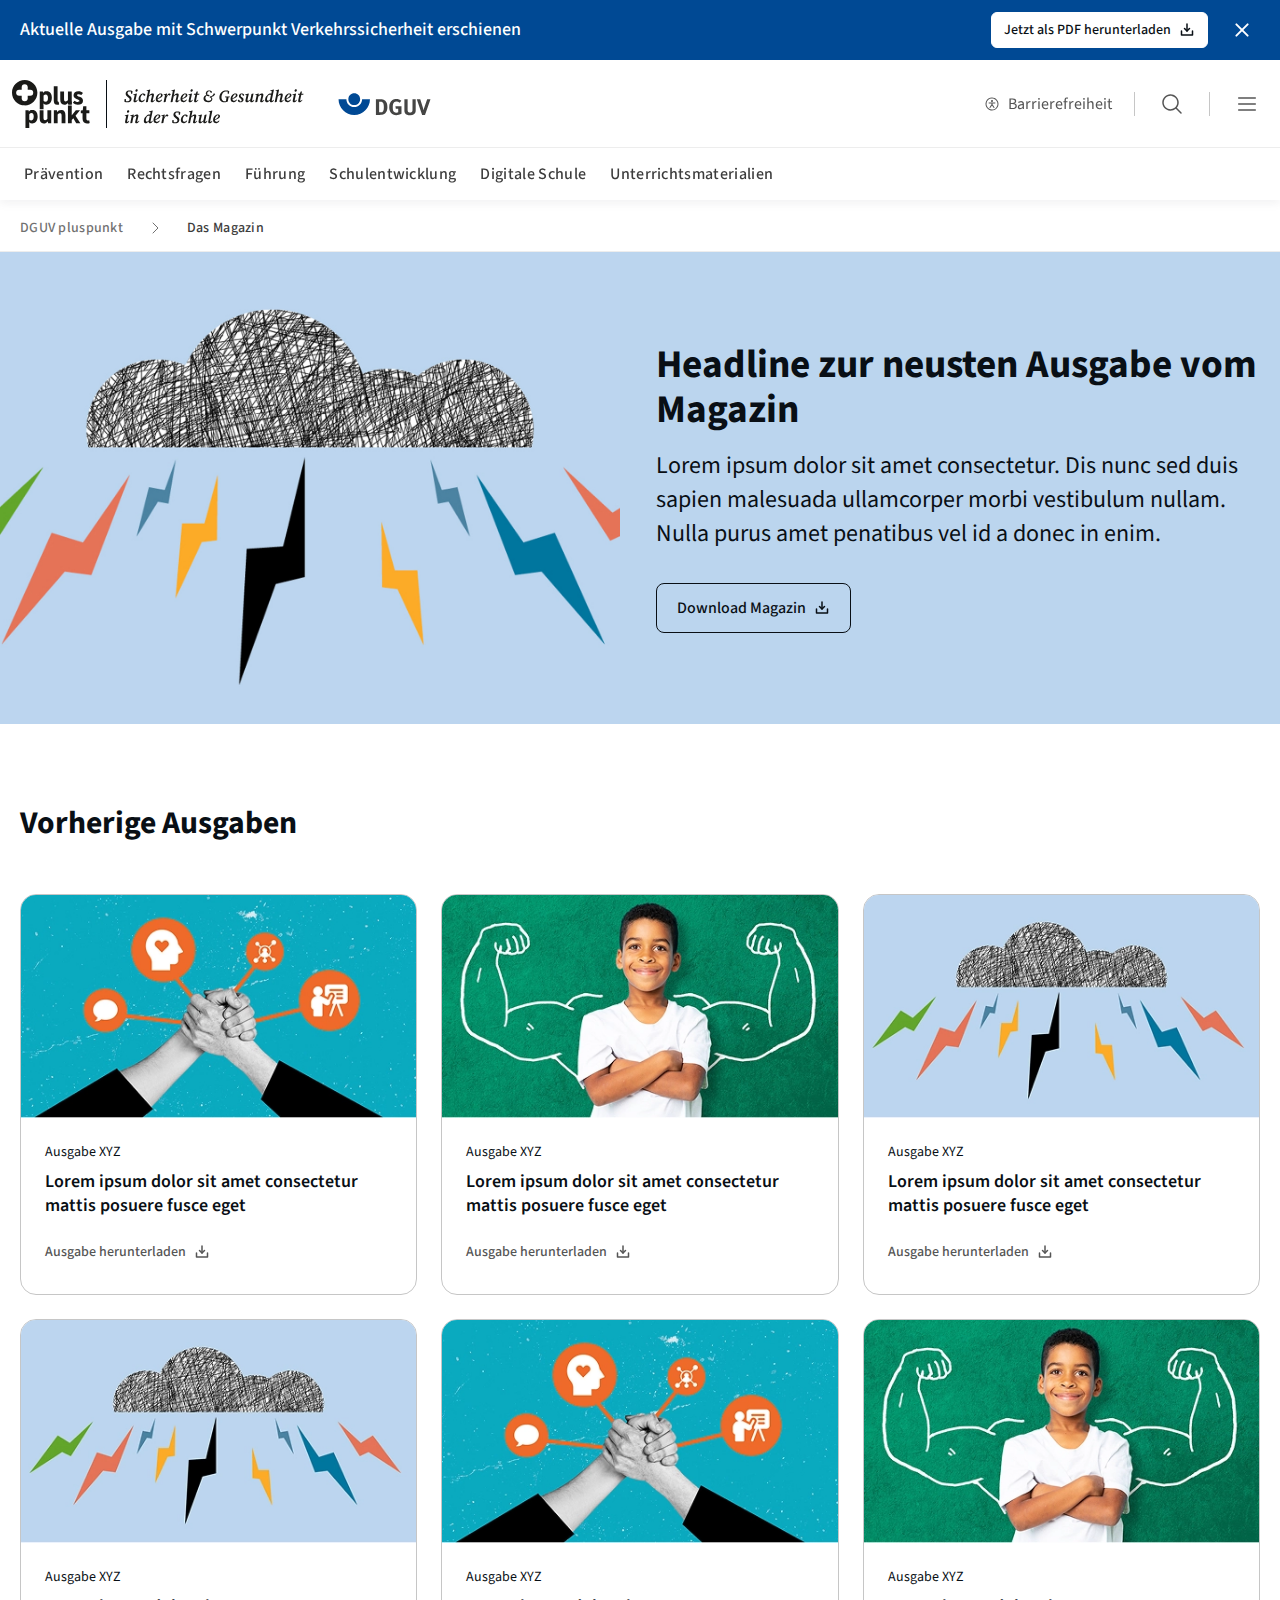
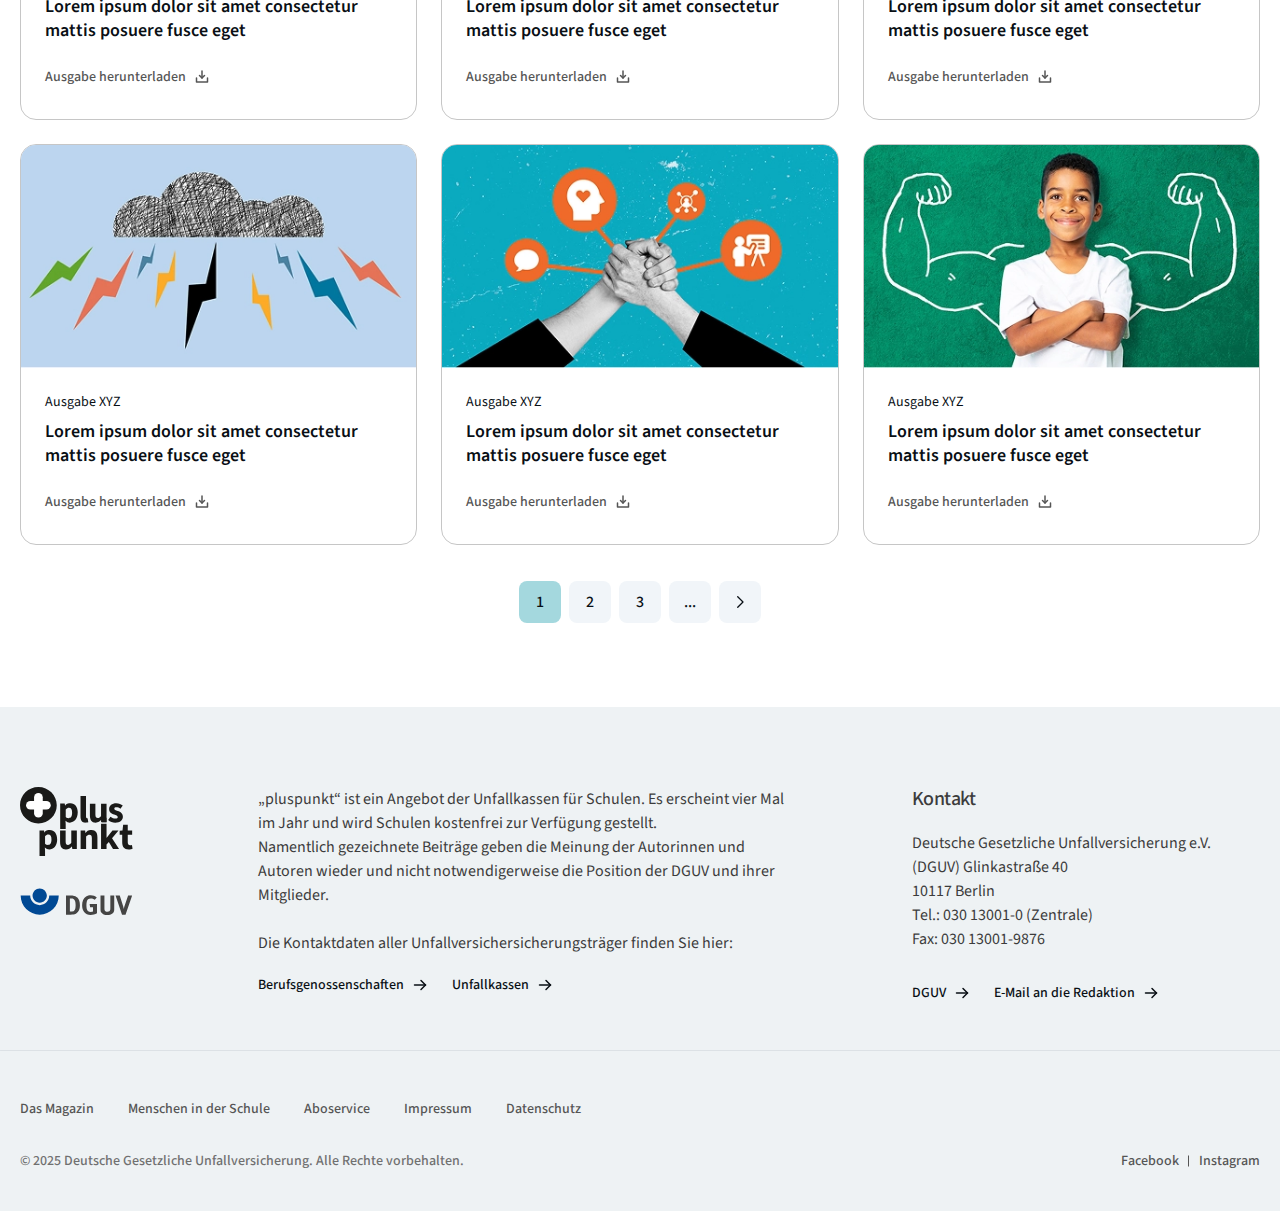
<file: page.html>
<!doctype html>
<html lang="de">
	<head>
		<meta charset="UTF-8">
		<meta name="viewport" content="width=device-width, initial-scale=1.0">
		<link rel="preload" href="./assets/fonts/SourceSans3-SemiBold.woff2" as="font" type="font/woff2" defer>
		<link rel="preload" href="./assets/fonts/SourceSans3-Regular.woff2" as="font" type="font/woff2" defer>
		<link rel="preload" href="./assets/fonts/SourceSans3-Medium.woff2" as="font" type="font/woff2" defer>
		<link rel="preload" href="./assets/fonts/SourceSans3-Bold.woff2" as="font" type="font/woff2" defer>
		<link rel="shortcut icon" href="./assets/img/favicon.ico">
		<title>page</title>
		<script defer src="./js/app.min.js?v=1762848361851"></script>
		<link rel="stylesheet" defer href="./css/app.min.css?v=1762848361851">
	</head>
	<body>
		<div class="wrapper">
			<header class="header">
				<div class="header__top">
					<div class="header__top-inner">
						<div class="header__top-body">
							<div class="header__top-text">Aktuelle Ausgabe mit Schwerpunkt Verkehrssicherheit erschienen</div>
							<a href="#" class="header__top-btn button button--small">
								<span>Jetzt als PDF herunterladen</span>
								<svg width="16" height="16" viewbox="0 0 16 16" fill="none" xmlns="http://www.w3.org/2000/svg">
									<path d="M8 9V2" stroke="currentColor" stroke-width="1.5" stroke-linecap="round" stroke-linejoin="round"></path>
									<path d="M13.5 9V13H2.5V9" stroke="currentColor" stroke-width="1.5" stroke-linecap="round" stroke-linejoin="round"></path>
									<path d="M10.5 6.5L8 9L5.5 6.5" stroke="currentColor" stroke-width="1.5" stroke-linecap="round" stroke-linejoin="round"></path>
								</svg>
							</a>
						</div>
						<button type="button" class="header__top-close">
							<svg width="20" height="20" viewbox="0 0 20 20" fill="none" xmlns="http://www.w3.org/2000/svg">
								<path d="M15.625 4.375L4.375 15.625" stroke="currentColor" stroke-width="2" stroke-linecap="round" stroke-linejoin="round"></path>
								<path d="M15.625 15.625L4.375 4.375" stroke="currentColor" stroke-width="2" stroke-linecap="round" stroke-linejoin="round"></path>
							</svg>
						</button>
					</div>
				</div>
				<div class="header__container">
					<div class="header__body">
						<div class="header__left">
							<div class="header__sublogo">
								<img src="./assets/img/plusPunkt.svg" alt="Image" loading="lazy">
							</div>
							<div class="header__logo-text mob-hide">
								<img src="./assets/img/logo-text.svg" alt="Image" loading="lazy">
							</div>
							<a href="https://dguv.de/de/index.jsp" target="_blank" class="header__logo">
								<img src="./assets/img/logo.svg" alt="Image" loading="lazy">
							</a>
						</div>
						<div class="header__actions">
							<button type="button" class="header__action" data-menu="accessible" data-menu-click="">
								<span class="header__action-icon header__action-icon--small">
									<svg width="24" height="24" viewbox="0 0 24 24" fill="none" xmlns="http://www.w3.org/2000/svg">
										<path d="M12 2.25C10.0716 2.25 8.18657 2.82183 6.58319 3.89317C4.97982 4.96451 3.73013 6.48726 2.99218 8.26884C2.25422 10.0504 2.06114 12.0108 2.43735 13.9021C2.81355 15.7934 3.74215 17.5307 5.10571 18.8943C6.46928 20.2579 8.20656 21.1865 10.0979 21.5627C11.9892 21.9389 13.9496 21.7458 15.7312 21.0078C17.5127 20.2699 19.0355 19.0202 20.1068 17.4168C21.1782 15.8134 21.75 13.9284 21.75 12C21.7473 9.41498 20.7192 6.93661 18.8913 5.10872C17.0634 3.28084 14.585 2.25273 12 2.25ZM12 20.25C10.3683 20.25 8.77326 19.7661 7.41655 18.8596C6.05984 17.9531 5.00242 16.6646 4.378 15.1571C3.75358 13.6496 3.5902 11.9908 3.90853 10.3905C4.22685 8.79016 5.01259 7.32015 6.16637 6.16637C7.32016 5.01259 8.79017 4.22685 10.3905 3.90852C11.9909 3.59019 13.6497 3.75357 15.1571 4.37799C16.6646 5.00242 17.9531 6.05984 18.8596 7.41655C19.7661 8.77325 20.25 10.3683 20.25 12C20.2475 14.1873 19.3775 16.2843 17.8309 17.8309C16.2843 19.3775 14.1873 20.2475 12 20.25ZM10.5 7.5C10.5 7.20333 10.588 6.91332 10.7528 6.66665C10.9176 6.41997 11.1519 6.22771 11.426 6.11418C11.7001 6.00065 12.0017 5.97094 12.2926 6.02882C12.5836 6.0867 12.8509 6.22956 13.0607 6.43934C13.2704 6.64912 13.4133 6.91639 13.4712 7.20736C13.5291 7.49834 13.4994 7.79994 13.3858 8.07403C13.2723 8.34811 13.08 8.58238 12.8334 8.7472C12.5867 8.91203 12.2967 9 12 9C11.6022 9 11.2206 8.84196 10.9393 8.56066C10.658 8.27936 10.5 7.89782 10.5 7.5ZM17.25 10.5C17.25 10.6989 17.171 10.8897 17.0303 11.0303C16.8897 11.171 16.6989 11.25 16.5 11.25H12.75V12.5231L15.6244 16.8356C15.7348 17.0012 15.7749 17.2039 15.7358 17.399C15.6968 17.5942 15.5818 17.7659 15.4163 17.8762C15.2507 17.9866 15.048 18.0267 14.8528 17.9877C14.6577 17.9487 14.486 17.8337 14.3756 17.6681L12 14.1056L9.62438 17.6681C9.56972 17.7501 9.49944 17.8205 9.41756 17.8754C9.33568 17.9302 9.2438 17.9684 9.14717 17.9877C8.95202 18.0267 8.74935 17.9866 8.58375 17.8762C8.41816 17.7659 8.3032 17.5942 8.26417 17.399C8.22514 17.2039 8.26523 17.0012 8.37563 16.8356L11.25 12.5231V11.25H7.5C7.30109 11.25 7.11033 11.171 6.96967 11.0303C6.82902 10.8897 6.75 10.6989 6.75 10.5C6.75 10.3011 6.82902 10.1103 6.96967 9.96967C7.11033 9.82902 7.30109 9.75 7.5 9.75H16.5C16.6989 9.75 16.8897 9.82902 17.0303 9.96967C17.171 10.1103 17.25 10.3011 17.25 10.5Z" fill="currentColor"></path>
									</svg>
								</span>
								<span class="header__action-text mob-hide">Barrierefreiheit</span>
							</button>
							<button type="button" class="header__action mob-hide" data-menu="search" data-menu-click="">
								<span class="header__action-icon">
									<svg width="24" height="24" viewbox="0 0 24 24" fill="none" xmlns="http://www.w3.org/2000/svg">
										<path d="M21.5306 20.4694L16.8365 15.7762C18.1971 14.1428 18.8755 12.0478 18.7307 9.92694C18.5859 7.80607 17.629 5.82268 16.0591 4.38935C14.4892 2.95602 12.4271 2.18311 10.3019 2.23141C8.17663 2.27971 6.15181 3.1455 4.64864 4.64867C3.14547 6.15184 2.27968 8.17666 2.23138 10.3019C2.18308 12.4272 2.95599 14.4892 4.38932 16.0591C5.82265 17.629 7.80604 18.5859 9.92691 18.7307C12.0478 18.8755 14.1428 18.1971 15.7762 16.8366L20.4693 21.5306C20.539 21.6003 20.6218 21.6556 20.7128 21.6933C20.8038 21.731 20.9014 21.7504 21 21.7504C21.0985 21.7504 21.1961 21.731 21.2871 21.6933C21.3782 21.6556 21.4609 21.6003 21.5306 21.5306C21.6003 21.4609 21.6556 21.3782 21.6933 21.2872C21.731 21.1961 21.7504 21.0985 21.7504 21C21.7504 20.9015 21.731 20.8039 21.6933 20.7128C21.6556 20.6218 21.6003 20.5391 21.5306 20.4694ZM3.74997 10.5C3.74997 9.16498 4.14585 7.85993 4.88755 6.7499C5.62925 5.63987 6.68345 4.7747 7.91686 4.26381C9.15026 3.75292 10.5075 3.61925 11.8168 3.8797C13.1262 4.14015 14.3289 4.78302 15.2729 5.72703C16.2169 6.67103 16.8598 7.87377 17.1203 9.18314C17.3807 10.4925 17.247 11.8497 16.7362 13.0831C16.2253 14.3165 15.3601 15.3707 14.2501 16.1124C13.14 16.8541 11.835 17.25 10.5 17.25C8.71037 17.248 6.99463 16.5362 5.72919 15.2708C4.46375 14.0053 3.75195 12.2896 3.74997 10.5Z" fill="currentColor"></path>
									</svg>
								</span>
							</button>
							<button type="button" class="header__action btn-menu" data-menu="menu" data-menu-click="">
								<span class="btn-menu__icon-pc">
									<svg width="24" height="24" viewbox="0 0 24 24" fill="none" xmlns="http://www.w3.org/2000/svg">
										<path d="M21 12C21 12.1989 20.921 12.3897 20.7803 12.5303C20.6397 12.671 20.4489 12.75 20.25 12.75H3.75C3.55109 12.75 3.36032 12.671 3.21967 12.5303C3.07902 12.3897 3 12.1989 3 12C3 11.8011 3.07902 11.6103 3.21967 11.4697C3.36032 11.329 3.55109 11.25 3.75 11.25H20.25C20.4489 11.25 20.6397 11.329 20.7803 11.4697C20.921 11.6103 21 11.8011 21 12ZM3.75 6.75H20.25C20.4489 6.75 20.6397 6.67098 20.7803 6.53033C20.921 6.38968 21 6.19891 21 6C21 5.80109 20.921 5.61032 20.7803 5.46967C20.6397 5.32902 20.4489 5.25 20.25 5.25H3.75C3.55109 5.25 3.36032 5.32902 3.21967 5.46967C3.07902 5.61032 3 5.80109 3 6C3 6.19891 3.07902 6.38968 3.21967 6.53033C3.36032 6.67098 3.55109 6.75 3.75 6.75ZM20.25 17.25H3.75C3.55109 17.25 3.36032 17.329 3.21967 17.4697C3.07902 17.6103 3 17.8011 3 18C3 18.1989 3.07902 18.3897 3.21967 18.5303C3.36032 18.671 3.55109 18.75 3.75 18.75H20.25C20.4489 18.75 20.6397 18.671 20.7803 18.5303C20.921 18.3897 21 18.1989 21 18C21 17.8011 20.921 17.6103 20.7803 17.4697C20.6397 17.329 20.4489 17.25 20.25 17.25Z" fill="currentColor"></path>
									</svg>
								</span>
								<span class="btn-menu__icon-mob">
									<svg width="26" height="19" viewbox="0 0 26 19" fill="none" xmlns="http://www.w3.org/2000/svg">
										<path d="M15.3047 17.1758C15.7781 17.176 16.1709 17.5686 16.1709 18.042C16.1707 18.5499 15.778 18.908 15.3047 18.9082H0.866211C0.358163 18.9082 0.000187139 18.55 0 18.042C0 17.5684 0.35803 17.1758 0.866211 17.1758H15.3047ZM15.0391 0C19.197 0.00022763 22.5469 3.39601 22.5469 7.50781C22.5469 9.27498 21.9344 10.9036 20.918 12.1973L25.7578 17.002C26.0811 17.3599 26.081 17.9031 25.7578 18.2266C25.3998 18.5846 24.8566 18.5846 24.5332 18.2266L19.6934 13.4219V13.4336C18.3883 14.4498 16.7713 15.0273 15.0391 15.0273C10.8925 15.0273 7.53137 11.666 7.53125 7.51953C7.53125 3.37294 10.8809 0 15.0391 0ZM17.9258 2.5293C16.1241 1.47854 13.9184 1.4785 12.1514 2.5293C10.3495 3.58038 9.26367 5.45184 9.26367 7.50781C9.26369 9.56377 10.3495 11.481 12.1514 12.5205C13.9185 13.5714 16.124 13.5714 17.9258 12.5205C19.693 11.4694 20.8135 9.59842 20.8135 7.50781C20.8135 5.45184 19.693 3.56883 17.9258 2.5293ZM6.33008 11.4004C6.65346 12.0355 7.08059 12.6247 7.57715 13.1328H0.866211C0.358101 13.1328 9.96059e-05 12.7747 0 12.2666C0 11.7931 0.35803 11.4004 0.866211 11.4004H6.33008ZM5.83301 5.625C5.65977 6.17938 5.54425 6.75684 5.49805 7.35742H0.866211C0.358038 7.35739 1.20516e-05 6.99939 0 6.49121C0 6.01767 0.35803 5.62504 0.866211 5.625H5.83301Z" fill="currentColor"></path>
									</svg>
								</span>
							</button>
						</div>
					</div>
					<nav class="header__nav">
						<ul class="header__nav-list">
							<li class="header__nav-item">
								<a href="#" class="header__nav-link link">Prävention</a>
							</li>
							<li class="header__nav-item">
								<a href="#" class="header__nav-link link">Rechtsfragen</a>
							</li>
							<li class="header__nav-item">
								<a href="#" class="header__nav-link link">Führung</a>
							</li>
							<li class="header__nav-item">
								<a href="#" class="header__nav-link link">Schulentwicklung</a>
							</li>
							<li class="header__nav-item">
								<a href="#" class="header__nav-link link">Digitale Schule</a>
							</li>
							<li class="header__nav-item">
								<a href="#" class="header__nav-link link">Unterrichtsmaterialien</a>
							</li>
						</ul>
					</nav>
				</div>
				<div class="accessible-block" data-menu-target="accessible">
					<div class="accessible-block__container">
						<div class="accessible-block__body">
							<div class="accessible-block__head">
								<button type="button" class="accessible-block__close" data-menu-close="">
									<svg width="20" height="20" viewbox="0 0 20 20" fill="none" xmlns="http://www.w3.org/2000/svg">
										<path d="M15.625 4.375L4.375 15.625" stroke="currentColor" stroke-width="2" stroke-linecap="round" stroke-linejoin="round"></path>
										<path d="M15.625 15.625L4.375 4.375" stroke="currentColor" stroke-width="2" stroke-linecap="round" stroke-linejoin="round"></path>
									</svg>
								</button>
							</div>
							<div class="accessible-block__title">Barrierefreiheit</div>
							<ul class="accessible-block__list">
								<li class="accessible-block__item">
									<a href="#" class="accessible-block__link link">Erklärung zur Barrierefreiheit</a>
								</li>
								<li class="accessible-block__item">
									<a href="#" class="accessible-block__link link">Leichte Sprache</a>
								</li>
								<li class="accessible-block__item">
									<a href="#" class="accessible-block__link link">Informationen in Deutscher Gebärdensprache (DGS)</a>
								</li>
								<li class="accessible-block__item">
									<a href="#" class="accessible-block__link link">Kontakt zur Ansprechperson</a>
								</li>
								<li class="accessible-block__item">
									<a href="#" class="accessible-block__link link">Barriere melden</a>
								</li>
							</ul>
						</div>
					</div>
				</div>
				<div class="search-block" data-menu-target="search">
					<div class="search-block__inner">
						<div class="search-block__container">
							<div class="search-block__head">
								<button type="button" class="search-block__close" data-menu-close="">
									<svg width="20" height="20" viewbox="0 0 20 20" fill="none" xmlns="http://www.w3.org/2000/svg">
										<path d="M15.625 4.375L4.375 15.625" stroke="currentColor" stroke-width="2" stroke-linecap="round" stroke-linejoin="round"></path>
										<path d="M15.625 15.625L4.375 4.375" stroke="currentColor" stroke-width="2" stroke-linecap="round" stroke-linejoin="round"></path>
									</svg>
								</button>
							</div>
							<div class="search-block__body">
								<div class="search-block__block">
									<div class="search-block__title">Suche</div>
									<div class="search-block__field input-field">
										<input type="text" name="search" placeholder="Text" class="input-field__input input input--icon">
										<button type="button" class="input-field__icon">
											<svg width="16" height="16" viewbox="0 0 16 16" fill="none" xmlns="http://www.w3.org/2000/svg">
												<path d="M7 12C9.76142 12 12 9.76142 12 7C12 4.23858 9.76142 2 7 2C4.23858 2 2 4.23858 2 7C2 9.76142 4.23858 12 7 12Z" stroke="currentColor" stroke-linecap="round" stroke-linejoin="round"></path>
												<path d="M10.5356 10.5356L14 14" stroke="currentColor" stroke-linecap="round" stroke-linejoin="round"></path>
											</svg>
										</button>
									</div>
								</div>
								<div class="search-block__info">
									<div class="search-block__subtitle">Beliebte thematische Schlagworte:</div>
									<div class="search-block__tags tags">
										<a href="#" class="tags__btn">Tag/ Schlagwort etc.</a>
										<a href="#" class="tags__btn">Tag/ Schlagwort etc.</a>
										<a href="#" class="tags__btn">Tag/ Schlagwort etc.</a>
										<a href="#" class="tags__btn">Tag/ Schlagwort etc.</a>
										<a href="#" class="tags__btn">Tag/ Schlagwort etc.</a>
										<a href="#" class="tags__btn">Tag/ Schlagwort etc.</a>
										<a href="#" class="tags__btn">Tag/ Schlagwort etc.</a>
										<a href="#" class="tags__btn">Tag/ Schlagwort etc.</a>
									</div>
								</div>
							</div>
						</div>
					</div>
				</div>
				<div class="menu" data-menu-target="menu">
					<div class="menu__container">
						<div class="menu__head">
							<div class="menu__left">
								<div class="menu__sublogo">
									<img src="./assets/img/plusPunkt.svg" alt="Image" loading="lazy">
								</div>
								<div class="menu__logo-text mob-hide">
									<img src="./assets/img/logo-text.svg" alt="Image" loading="lazy">
								</div>
								<a href="https://dguv.de/de/index.jsp" class="menu__logo">
									<img src="./assets/img/logo.svg" alt="Image" loading="lazy">
								</a>
							</div>
							<button type="button" class="menu__close" data-menu-close="">
								<svg width="20" height="20" viewbox="0 0 20 20" fill="none" xmlns="http://www.w3.org/2000/svg">
									<path d="M15.625 4.375L4.375 15.625" stroke="currentColor" stroke-width="2" stroke-linecap="round" stroke-linejoin="round"></path>
									<path d="M15.625 15.625L4.375 4.375" stroke="currentColor" stroke-width="2" stroke-linecap="round" stroke-linejoin="round"></path>
								</svg>
							</button>
						</div>
						<div class="menu__search input-field">
							<input type="text" name="search" placeholder="Text" class="input-field__input input input--icon">
							<button type="button" class="input-field__icon">
								<svg width="16" height="16" viewbox="0 0 16 16" fill="none" xmlns="http://www.w3.org/2000/svg">
									<path d="M7 12C9.76142 12 12 9.76142 12 7C12 4.23858 9.76142 2 7 2C4.23858 2 2 4.23858 2 7C2 9.76142 4.23858 12 7 12Z" stroke="currentColor" stroke-linecap="round" stroke-linejoin="round"></path>
									<path d="M10.5356 10.5356L14 14" stroke="currentColor" stroke-linecap="round" stroke-linejoin="round"></path>
								</svg>
							</button>
						</div>
						<nav class="menu__body">
							<ul class="menu__list">
								<li class="menu__item">
									<a href="#" class="menu__link link">
										<svg width="16" height="16" viewbox="0 0 16 16" fill="none" xmlns="http://www.w3.org/2000/svg">
											<path d="M13.5 7V3.5C13.5 3.36739 13.4473 3.24021 13.3536 3.14645C13.2598 3.05268 13.1326 3 13 3H3C2.86739 3 2.74021 3.05268 2.64645 3.14645C2.55268 3.24021 2.5 3.36739 2.5 3.5V7C2.5 13 8 14.5 8 14.5C8 14.5 13.5 13 13.5 7Z" stroke="currentColor" stroke-width="1.5" stroke-linecap="round" stroke-linejoin="round"></path>
											<path d="M5.5 8.5L7 10L10.5 6.5" stroke="currentColor" stroke-width="1.5" stroke-linecap="round" stroke-linejoin="round"></path>
										</svg>
										<span>Prävention</span>
									</a>
								</li>
								<li class="menu__item">
									<a href="#" class="menu__link link">
										<svg width="16" height="16" viewbox="0 0 16 16" fill="none" xmlns="http://www.w3.org/2000/svg">
											<path d="M8 2.5V13.5" stroke="currentColor" stroke-width="1.5" stroke-linecap="round" stroke-linejoin="round"></path>
											<path d="M6.5 13.5H9.5" stroke="currentColor" stroke-width="1.5" stroke-linecap="round" stroke-linejoin="round"></path>
											<path d="M3.5 5.5L12.5 3.5" stroke="#343330" stroke-width="1.5" stroke-linecap="round" stroke-linejoin="round"></path>
											<path d="M1.5 10.5C1.5 11.6044 2.75 12 3.5 12C4.25 12 5.5 11.6044 5.5 10.5L3.5 5.5L1.5 10.5Z" stroke="currentColor" stroke-width="1.5" stroke-linecap="round" stroke-linejoin="round"></path>
											<path d="M10.5 8.5C10.5 9.60438 11.75 10 12.5 10C13.25 10 14.5 9.60438 14.5 8.5L12.5 3.5L10.5 8.5Z" stroke="currentColor" stroke-width="1.5" stroke-linecap="round" stroke-linejoin="round"></path>
										</svg>
										<span>Rechtsfragen</span>
									</a>
								</li>
								<li class="menu__item">
									<a href="#" class="menu__link link">
										<svg width="16" height="16" viewbox="0 0 16 16" fill="none" xmlns="http://www.w3.org/2000/svg">
											<path d="M12 7.5C12.5822 7.49956 13.1566 7.63492 13.6773 7.8953C14.1981 8.15569 14.651 8.53394 15 9" stroke="currentColor" stroke-width="1.5" stroke-linecap="round" stroke-linejoin="round"></path>
											<path d="M1 9C1.349 8.53394 1.80187 8.15569 2.32265 7.8953C2.84343 7.63492 3.41775 7.49956 4 7.5" stroke="currentColor" stroke-width="1.5" stroke-linecap="round" stroke-linejoin="round"></path>
											<path d="M8 11.5C9.38071 11.5 10.5 10.3807 10.5 9C10.5 7.61929 9.38071 6.5 8 6.5C6.61929 6.5 5.5 7.61929 5.5 9C5.5 10.3807 6.61929 11.5 8 11.5Z" stroke="currentColor" stroke-width="1.5" stroke-linecap="round" stroke-linejoin="round"></path>
											<path d="M4.5 13.5C4.85893 12.8909 5.3706 12.386 5.98444 12.0353C6.59827 11.6845 7.29302 11.5 8 11.5C8.70698 11.5 9.40173 11.6845 10.0156 12.0353C10.6294 12.386 11.1411 12.8909 11.5 13.5" stroke="currentColor" stroke-width="1.5" stroke-linecap="round" stroke-linejoin="round"></path>
											<path d="M10.0625 5C10.156 4.63785 10.3492 4.30918 10.6201 4.05131C10.891 3.79345 11.2288 3.61672 11.5952 3.5412C11.9615 3.46567 12.3416 3.49439 12.6925 3.62407C13.0433 3.75376 13.3507 3.97922 13.5798 4.27486C13.8089 4.57049 13.9506 4.92445 13.9886 5.29653C14.0267 5.66862 13.9596 6.04392 13.7951 6.37981C13.6305 6.7157 13.3751 6.99872 13.0578 7.19673C12.7405 7.39475 12.374 7.49981 12 7.5" stroke="currentColor" stroke-width="1.5" stroke-linecap="round" stroke-linejoin="round"></path>
											<path d="M3.99997 7.5C3.62594 7.49981 3.25947 7.39475 2.94216 7.19673C2.62485 6.99872 2.36942 6.7157 2.20489 6.37981C2.04035 6.04392 1.9733 5.66862 2.01135 5.29653C2.0494 4.92445 2.19103 4.57049 2.42015 4.27486C2.64926 3.97922 2.95669 3.75376 3.30751 3.62407C3.65833 3.49439 4.03849 3.46567 4.40481 3.5412C4.77113 3.61672 5.10894 3.79345 5.37986 4.05131C5.65078 4.30918 5.84396 4.63785 5.93747 5" stroke="currentColor" stroke-width="1.5" stroke-linecap="round" stroke-linejoin="round"></path>
										</svg>
										<span>Führung</span>
									</a>
								</li>
								<li class="menu__item">
									<a href="#" class="menu__link link">
										<svg width="17" height="16" viewbox="0 0 17 16" fill="none" xmlns="http://www.w3.org/2000/svg">
											<path d="M1.5 13.5H15.5" stroke="currentColor" stroke-width="1.5" stroke-linecap="round" stroke-linejoin="round"></path>
											<path d="M5 5H6" stroke="currentColor" stroke-width="1.5" stroke-linecap="round" stroke-linejoin="round"></path>
											<path d="M8 5H9" stroke="currentColor" stroke-width="1.5" stroke-linecap="round" stroke-linejoin="round"></path>
											<path d="M5 7.5H6" stroke="currentColor" stroke-width="1.5" stroke-linecap="round" stroke-linejoin="round"></path>
											<path d="M8 7.5H9" stroke="currentColor" stroke-width="1.5" stroke-linecap="round" stroke-linejoin="round"></path>
											<path d="M5.5 13.5V10H8.5V13.5" stroke="currentColor" stroke-width="1.5" stroke-linecap="round" stroke-linejoin="round"></path>
											<path d="M3 2.5V13.5" stroke="currentColor" stroke-width="1.5" stroke-linecap="round" stroke-linejoin="round"></path>
											<path d="M11 13.5V2.5" stroke="currentColor" stroke-width="1.5" stroke-linecap="round" stroke-linejoin="round"></path>
											<path d="M2.5 2.5H11.5" stroke="currentColor" stroke-width="1.5" stroke-linecap="round" stroke-linejoin="round"></path>
											<path d="M14 13.5V5.5" stroke="currentColor" stroke-width="1.5" stroke-linecap="round" stroke-linejoin="round"></path>
											<path d="M11 5.5H14.5" stroke="currentColor" stroke-width="1.5" stroke-linecap="round" stroke-linejoin="round"></path>
										</svg>
										<span>Schulentwicklung</span>
									</a>
								</li>
								<li class="menu__item">
									<a href="#" class="menu__link link">
										<svg width="16" height="16" viewbox="0 0 16 16" fill="none" xmlns="http://www.w3.org/2000/svg">
											<path d="M2 12.5V3.5C2 3.36739 2.05268 3.24021 2.14645 3.14645C2.24021 3.05268 2.36739 3 2.5 3H13.5C13.6326 3 13.7598 3.05268 13.8536 3.14645C13.9473 3.24021 14 3.36739 14 3.5V8.5" stroke="currentColor" stroke-width="1.5" stroke-linecap="round" stroke-linejoin="round"></path>
											<path d="M1 12.5H15" stroke="currentColor" stroke-width="1.5" stroke-linecap="round" stroke-linejoin="round"></path>
											<path d="M10 12.5V10.5H14V12.5" stroke="currentColor" stroke-width="1.5" stroke-linecap="round" stroke-linejoin="round"></path>
										</svg>
										<span>Digitale Schule</span>
									</a>
								</li>
								<li class="menu__item">
									<a href="#" class="menu__link link">
										<svg width="16" height="16" viewbox="0 0 16 16" fill="none" xmlns="http://www.w3.org/2000/svg">
											<path d="M8 12C8 11.6022 8.15804 11.2206 8.43934 10.9393C8.72064 10.658 9.10218 10.5 9.5 10.5H12.3881C12.7279 10.5001 13.0576 10.3848 13.3233 10.173C13.589 9.96126 13.7749 9.66558 13.8506 9.33437C13.9539 8.87962 14.004 8.41443 14 7.94812C13.9719 4.64687 11.24 1.96687 7.9375 2C6.35706 2.01646 4.84694 2.65586 3.7352 3.7793C2.62347 4.90274 1.99991 6.41947 2 8C2 10.6131 3.67062 12.59 6 13.4131C6.22616 13.4931 6.4682 13.5176 6.70581 13.4847C6.94342 13.4518 7.16967 13.3624 7.36558 13.224C7.56149 13.0855 7.72135 12.9022 7.83174 12.6892C7.94212 12.4762 7.99983 12.2399 8 12Z" stroke="currentColor" stroke-width="1.5" stroke-linecap="round" stroke-linejoin="round"></path>
											<path d="M8 4.1875C8.31066 4.1875 8.5625 4.43934 8.5625 4.75C8.5625 5.06066 8.31066 5.3125 8 5.3125C7.68934 5.3125 7.4375 5.06066 7.4375 4.75C7.4375 4.43934 7.68934 4.1875 8 4.1875Z" fill="currentColor" stroke="currentColor" stroke-width="0.125"></path>
											<path d="M5.25 6.875C5.59518 6.875 5.875 6.59518 5.875 6.25C5.875 5.90482 5.59518 5.625 5.25 5.625C4.90482 5.625 4.625 5.90482 4.625 6.25C4.625 6.59518 4.90482 6.875 5.25 6.875Z" fill="currentColor"></path>
											<path d="M5.25 10.375C5.59518 10.375 5.875 10.0952 5.875 9.75C5.875 9.40482 5.59518 9.125 5.25 9.125C4.90482 9.125 4.625 9.40482 4.625 9.75C4.625 10.0952 4.90482 10.375 5.25 10.375Z" fill="currentColor"></path>
											<path d="M10.75 6.875C11.0952 6.875 11.375 6.59518 11.375 6.25C11.375 5.90482 11.0952 5.625 10.75 5.625C10.4048 5.625 10.125 5.90482 10.125 6.25C10.125 6.59518 10.4048 6.875 10.75 6.875Z" fill="currentColor"></path>
										</svg>
										<span>Unterrichtsmaterialien</span>
									</a>
								</li>
							</ul>
							<ul class="menu__list">
								<li class="menu__item">
									<a href="#" class="menu__link link">Menschen in der Schule</a>
								</li>
								<li class="menu__item">
									<a href="#" class="menu__link link">Das Magazin</a>
								</li>
							</ul>
							<div class="menu__info">
								<div class="menu__text">Beliebte thematische Schlagworte:</div>
								<div class="menu__tags tags">
									<a href="#" class="tags__btn">Tag/ Schlagwort etc.</a>
									<a href="#" class="tags__btn">Tag/ Schlagwort etc.</a>
									<a href="#" class="tags__btn">Tag/ Schlagwort etc.</a>
									<a href="#" class="tags__btn">Tag/ Schlagwort etc.</a>
									<a href="#" class="tags__btn">Tag/ Schlagwort etc.</a>
									<a href="#" class="tags__btn">Tag/ Schlagwort etc.</a>
									<a href="#" class="tags__btn">Tag/ Schlagwort etc.</a>
									<a href="#" class="tags__btn">Tag/ Schlagwort etc.</a>
								</div>
							</div>
						</nav>
						<div class="menu__bottom">
							<nav class="menu__nav">
								<ul class="menu__nav-list">
									<li class="menu__nav-item">
										<a href="#" class="menu__nav-link">Aboservice</a>
									</li>
									<li class="menu__nav-item">
										<a href="#" class="menu__nav-link">Impressum</a>
									</li>
									<li class="menu__nav-item">
										<a href="#" class="menu__nav-link">Datenschutz</a>
									</li>
								</ul>
							</nav>
							<a href="#" class="menu__btn button button--small">
								<svg width="16" height="16" viewbox="0 0 16 16" fill="none" xmlns="http://www.w3.org/2000/svg">
									<path d="M6.04055 3.87502C5.87741 3.58808 5.83438 3.24825 5.92087 2.92969C6.00735 2.61114 6.21633 2.33973 6.50219 2.17468C6.78805 2.00964 7.12758 1.96436 7.4467 2.04873C7.76582 2.1331 8.03862 2.34027 8.20555 2.62502L10.0806 5.87502" stroke="currentColor" stroke-width="1.5" stroke-linecap="round" stroke-linejoin="round"></path>
									<path d="M4.33258 5.91688L3.44258 4.375C3.27682 4.08782 3.23193 3.74656 3.31779 3.42628C3.40364 3.106 3.61321 2.83295 3.90039 2.66719C4.18757 2.50143 4.52884 2.45654 4.84912 2.5424C5.16939 2.62825 5.44245 2.83782 5.60821 3.125L7.55633 6.5" stroke="currentColor" stroke-width="1.5" stroke-linecap="round" stroke-linejoin="round"></path>
									<path d="M9.92935 10C9.56951 9.46827 9.42804 8.81846 9.53428 8.18525C9.64051 7.55203 9.9863 6.98397 10.5 6.59877L10.0825 5.87502C9.91672 5.58759 9.87193 5.24609 9.95796 4.92564C10.044 4.60518 10.2538 4.33203 10.5412 4.16627C10.8287 4.00051 11.1702 3.95572 11.4906 4.04175C11.8111 4.12778 12.0842 4.33759 12.25 4.62502L13.3319 6.50002C13.6602 7.06885 13.8732 7.69677 13.9588 8.34794C14.0445 8.99911 14.001 9.66076 13.8309 10.2951C13.6609 10.9295 13.3675 11.5242 12.9676 12.0452C12.5677 12.5661 12.0691 13.0033 11.5003 13.3316C10.3515 13.9946 8.98635 14.1742 7.70518 13.8307C6.42401 13.4872 5.33177 12.6488 4.66873 11.5L2.16873 7.16752C2.00558 6.88057 1.96256 6.54074 2.04904 6.22219C2.13553 5.90364 2.3445 5.63222 2.63036 5.46718C2.91622 5.30213 3.25576 5.25685 3.57488 5.34122C3.894 5.42559 4.16679 5.63276 4.33373 5.91752L5.5356 8.00002" stroke="currentColor" stroke-width="1.5" stroke-linecap="round" stroke-linejoin="round"></path>
									<path d="M12 2.11127C12.4135 2.22046 12.8013 2.41044 13.141 2.67024C13.4808 2.93005 13.7657 3.25455 13.9794 3.62502L14 3.66064" stroke="currentColor" stroke-width="1.5" stroke-linecap="round" stroke-linejoin="round"></path>
									<path d="M4.66375 14.5C3.96647 13.9491 3.3806 13.2703 2.9375 12.5" stroke="currentColor" stroke-width="1.5" stroke-linecap="round" stroke-linejoin="round"></path>
								</svg>
								<span>Kontakt</span>
							</a>
						</div>
					</div>
				</div>
			</header>
			<main class="page">
				<div class="breadcrumbs">
					<div class="breadcrumbs__container">
						<ul class="breadcrumbs__list">
							<li class="breadcrumbs__item">
								<a href="#" class="breadcrumbs__link link">DGUV pluspunkt</a>
							</li>
							<li class="breadcrumbs__item">
								<span class="breadcrumbs__link is-active">Das Magazin</span>
							</li>
						</ul>
					</div>
				</div>
				<section class="hero blue-bg">
					<div class="hero__container">
						<div class="hero__body">
							<figure class="hero__img">
								<img alt="Image" loading="lazy" src="./assets/img/hero/image-2.webp">
							</figure>
							<div class="hero__content">
								<h1 class="hero__title title title--h1">Headline zur neusten Ausgabe vom Magazin</h1>
								<div class="hero__text">
									Lorem ipsum dolor sit amet consectetur. Dis nunc sed duis sapien malesuada ullamcorper morbi
					vestibulum
					nullam. Nulla purus amet penatibus vel id a donec in enim.
								</div>
								<a href="#" class="hero__btn button button--empty-dark">
									<span>Download Magazin</span>
									<svg width="16" height="16" viewbox="0 0 16 16" fill="none" xmlns="http://www.w3.org/2000/svg">
										<path d="M8 9V2" stroke="currentColor" stroke-width="1.5" stroke-linecap="round" stroke-linejoin="round"></path>
										<path d="M13.5 9V13H2.5V9" stroke="currentColor" stroke-width="1.5" stroke-linecap="round" stroke-linejoin="round"></path>
										<path d="M10.5 6.5L8 9L5.5 6.5" stroke="currentColor" stroke-width="1.5" stroke-linecap="round" stroke-linejoin="round"></path>
									</svg>
								</a>
							</div>
						</div>
					</div>
				</section>
				<section class="catalog">
					<div class="catalog__container">
						<div class="catalog__head section-head">
							<h2 class="section-head__title title title--h2">Vorherige Ausgaben</h2>
						</div>
						<div class="catalog__items">
							<article class="article-card">
								<figure class="article-card__img">
									<img alt="Image" loading="lazy" src="./assets/img/articles/image-2.webp">
								</figure>
								<div class="article-card__body">
									<div class="article-card__label">Ausgabe XYZ</div>
									<a href="#" class="article-card__title title title--h4">Lorem ipsum dolor sit amet consectetur mattis posuere fusce eget</a>
									<a href="#" class="article-card__link">
										<span>Ausgabe herunterladen</span>
										<svg width="16" height="16" viewbox="0 0 16 16" fill="none" xmlns="http://www.w3.org/2000/svg">
											<path d="M8 9V2" stroke="currentColor" stroke-width="1.5" stroke-linecap="round" stroke-linejoin="round"></path>
											<path d="M13.5 9V13H2.5V9" stroke="currentColor" stroke-width="1.5" stroke-linecap="round" stroke-linejoin="round"></path>
											<path d="M10.5 6.5L8 9L5.5 6.5" stroke="currentColor" stroke-width="1.5" stroke-linecap="round" stroke-linejoin="round"></path>
										</svg>
									</a>
								</div>
							</article>
							<article class="article-card">
								<figure class="article-card__img">
									<img alt="Image" loading="lazy" src="./assets/img/articles/image-3.webp">
								</figure>
								<div class="article-card__body">
									<div class="article-card__label">Ausgabe XYZ</div>
									<a href="#" class="article-card__title title title--h4">Lorem ipsum dolor sit amet consectetur mattis posuere fusce eget</a>
									<a href="#" class="article-card__link">
										<span>Ausgabe herunterladen</span>
										<svg width="16" height="16" viewbox="0 0 16 16" fill="none" xmlns="http://www.w3.org/2000/svg">
											<path d="M8 9V2" stroke="currentColor" stroke-width="1.5" stroke-linecap="round" stroke-linejoin="round"></path>
											<path d="M13.5 9V13H2.5V9" stroke="currentColor" stroke-width="1.5" stroke-linecap="round" stroke-linejoin="round"></path>
											<path d="M10.5 6.5L8 9L5.5 6.5" stroke="currentColor" stroke-width="1.5" stroke-linecap="round" stroke-linejoin="round"></path>
										</svg>
									</a>
								</div>
							</article>
							<article class="article-card">
								<figure class="article-card__img">
									<img alt="Image" loading="lazy" src="./assets/img/articles/image-1.webp">
								</figure>
								<div class="article-card__body">
									<div class="article-card__label">Ausgabe XYZ</div>
									<a href="#" class="article-card__title title title--h4">Lorem ipsum dolor sit amet consectetur mattis posuere fusce eget</a>
									<a href="#" class="article-card__link">
										<span>Ausgabe herunterladen</span>
										<svg width="16" height="16" viewbox="0 0 16 16" fill="none" xmlns="http://www.w3.org/2000/svg">
											<path d="M8 9V2" stroke="currentColor" stroke-width="1.5" stroke-linecap="round" stroke-linejoin="round"></path>
											<path d="M13.5 9V13H2.5V9" stroke="currentColor" stroke-width="1.5" stroke-linecap="round" stroke-linejoin="round"></path>
											<path d="M10.5 6.5L8 9L5.5 6.5" stroke="currentColor" stroke-width="1.5" stroke-linecap="round" stroke-linejoin="round"></path>
										</svg>
									</a>
								</div>
							</article>
							<article class="article-card">
								<figure class="article-card__img">
									<img alt="Image" loading="lazy" src="./assets/img/articles/image-1.webp">
								</figure>
								<div class="article-card__body">
									<div class="article-card__label">Ausgabe XYZ</div>
									<a href="#" class="article-card__title title title--h4">Lorem ipsum dolor sit amet consectetur mattis posuere fusce eget</a>
									<a href="#" class="article-card__link">
										<span>Ausgabe herunterladen</span>
										<svg width="16" height="16" viewbox="0 0 16 16" fill="none" xmlns="http://www.w3.org/2000/svg">
											<path d="M8 9V2" stroke="currentColor" stroke-width="1.5" stroke-linecap="round" stroke-linejoin="round"></path>
											<path d="M13.5 9V13H2.5V9" stroke="currentColor" stroke-width="1.5" stroke-linecap="round" stroke-linejoin="round"></path>
											<path d="M10.5 6.5L8 9L5.5 6.5" stroke="currentColor" stroke-width="1.5" stroke-linecap="round" stroke-linejoin="round"></path>
										</svg>
									</a>
								</div>
							</article>
							<article class="article-card">
								<figure class="article-card__img">
									<img alt="Image" loading="lazy" src="./assets/img/articles/image-2.webp">
								</figure>
								<div class="article-card__body">
									<div class="article-card__label">Ausgabe XYZ</div>
									<a href="#" class="article-card__title title title--h4">Lorem ipsum dolor sit amet consectetur mattis posuere fusce eget</a>
									<a href="#" class="article-card__link">
										<span>Ausgabe herunterladen</span>
										<svg width="16" height="16" viewbox="0 0 16 16" fill="none" xmlns="http://www.w3.org/2000/svg">
											<path d="M8 9V2" stroke="currentColor" stroke-width="1.5" stroke-linecap="round" stroke-linejoin="round"></path>
											<path d="M13.5 9V13H2.5V9" stroke="currentColor" stroke-width="1.5" stroke-linecap="round" stroke-linejoin="round"></path>
											<path d="M10.5 6.5L8 9L5.5 6.5" stroke="currentColor" stroke-width="1.5" stroke-linecap="round" stroke-linejoin="round"></path>
										</svg>
									</a>
								</div>
							</article>
							<article class="article-card">
								<figure class="article-card__img">
									<img alt="Image" loading="lazy" src="./assets/img/articles/image-3.webp">
								</figure>
								<div class="article-card__body">
									<div class="article-card__label">Ausgabe XYZ</div>
									<a href="#" class="article-card__title title title--h4">Lorem ipsum dolor sit amet consectetur mattis posuere fusce eget</a>
									<a href="#" class="article-card__link">
										<span>Ausgabe herunterladen</span>
										<svg width="16" height="16" viewbox="0 0 16 16" fill="none" xmlns="http://www.w3.org/2000/svg">
											<path d="M8 9V2" stroke="currentColor" stroke-width="1.5" stroke-linecap="round" stroke-linejoin="round"></path>
											<path d="M13.5 9V13H2.5V9" stroke="currentColor" stroke-width="1.5" stroke-linecap="round" stroke-linejoin="round"></path>
											<path d="M10.5 6.5L8 9L5.5 6.5" stroke="currentColor" stroke-width="1.5" stroke-linecap="round" stroke-linejoin="round"></path>
										</svg>
									</a>
								</div>
							</article>
							<article class="article-card">
								<figure class="article-card__img">
									<img alt="Image" loading="lazy" src="./assets/img/articles/image-1.webp">
								</figure>
								<div class="article-card__body">
									<div class="article-card__label">Ausgabe XYZ</div>
									<a href="#" class="article-card__title title title--h4">Lorem ipsum dolor sit amet consectetur mattis posuere fusce eget</a>
									<a href="#" class="article-card__link">
										<span>Ausgabe herunterladen</span>
										<svg width="16" height="16" viewbox="0 0 16 16" fill="none" xmlns="http://www.w3.org/2000/svg">
											<path d="M8 9V2" stroke="currentColor" stroke-width="1.5" stroke-linecap="round" stroke-linejoin="round"></path>
											<path d="M13.5 9V13H2.5V9" stroke="currentColor" stroke-width="1.5" stroke-linecap="round" stroke-linejoin="round"></path>
											<path d="M10.5 6.5L8 9L5.5 6.5" stroke="currentColor" stroke-width="1.5" stroke-linecap="round" stroke-linejoin="round"></path>
										</svg>
									</a>
								</div>
							</article>
							<article class="article-card">
								<figure class="article-card__img">
									<img alt="Image" loading="lazy" src="./assets/img/articles/image-2.webp">
								</figure>
								<div class="article-card__body">
									<div class="article-card__label">Ausgabe XYZ</div>
									<a href="#" class="article-card__title title title--h4">Lorem ipsum dolor sit amet consectetur mattis posuere fusce eget</a>
									<a href="#" class="article-card__link">
										<span>Ausgabe herunterladen</span>
										<svg width="16" height="16" viewbox="0 0 16 16" fill="none" xmlns="http://www.w3.org/2000/svg">
											<path d="M8 9V2" stroke="currentColor" stroke-width="1.5" stroke-linecap="round" stroke-linejoin="round"></path>
											<path d="M13.5 9V13H2.5V9" stroke="currentColor" stroke-width="1.5" stroke-linecap="round" stroke-linejoin="round"></path>
											<path d="M10.5 6.5L8 9L5.5 6.5" stroke="currentColor" stroke-width="1.5" stroke-linecap="round" stroke-linejoin="round"></path>
										</svg>
									</a>
								</div>
							</article>
							<article class="article-card">
								<figure class="article-card__img">
									<img alt="Image" loading="lazy" src="./assets/img/articles/image-3.webp">
								</figure>
								<div class="article-card__body">
									<div class="article-card__label">Ausgabe XYZ</div>
									<a href="#" class="article-card__title title title--h4">Lorem ipsum dolor sit amet consectetur mattis posuere fusce eget</a>
									<a href="#" class="article-card__link">
										<span>Ausgabe herunterladen</span>
										<svg width="16" height="16" viewbox="0 0 16 16" fill="none" xmlns="http://www.w3.org/2000/svg">
											<path d="M8 9V2" stroke="currentColor" stroke-width="1.5" stroke-linecap="round" stroke-linejoin="round"></path>
											<path d="M13.5 9V13H2.5V9" stroke="currentColor" stroke-width="1.5" stroke-linecap="round" stroke-linejoin="round"></path>
											<path d="M10.5 6.5L8 9L5.5 6.5" stroke="currentColor" stroke-width="1.5" stroke-linecap="round" stroke-linejoin="round"></path>
										</svg>
									</a>
								</div>
							</article>
						</div>
						<div class="pagination">
							<a href="#" class="pagination__arrow disabled">
								<svg width="7" height="12" viewbox="0 0 7 12" fill="none" xmlns="http://www.w3.org/2000/svg">
									<path d="M0.246094 6.45312C0 6.17969 0 5.76953 0.246094 5.52344L5.49609 0.273438C5.76953 0 6.17969 0 6.42578 0.273438C6.69922 0.519531 6.69922 0.929688 6.42578 1.17578L1.64062 5.96094L6.42578 10.7734C6.69922 11.0195 6.69922 11.4297 6.42578 11.6758C6.17969 11.9492 5.76953 11.9492 5.52344 11.6758L0.246094 6.45312Z" fill="currentColor"></path>
								</svg>
							</a>
							<ul class="pagination__list">
								<li class="pagination__item">
									<a href="#" class="pagination__link is-active">1</a>
								</li>
								<li class="pagination__item">
									<a href="#" class="pagination__link">2</a>
								</li>
								<li class="pagination__item">
									<a href="#" class="pagination__link">3</a>
								</li>
								<li class="pagination__item">...</li>
							</ul>
							<a href="#" class="pagination__arrow">
								<svg width="7" height="12" viewbox="0 0 7 12" fill="none" xmlns="http://www.w3.org/2000/svg">
									<path d="M6.45312 5.49609C6.69922 5.76953 6.69922 6.17969 6.45312 6.42578L1.20312 11.6758C0.929688 11.9492 0.519531 11.9492 0.273438 11.6758C0 11.4297 0 11.0195 0.273438 10.7734L5.05859 5.98828L0.273438 1.17578C0 0.929688 0 0.519531 0.273438 0.273438C0.519531 0 0.929688 0 1.17578 0.273438L6.45312 5.49609Z" fill="currentColor"></path>
								</svg>
							</a>
						</div>
					</div>
				</section>
			</main>
			<footer class="footer">
				<div class="footer__container">
					<div class="footer__body">
						<div class="footer__logos">
							<div class="footer__sublogo">
								<img src="./assets/img/plusPunkt.svg" alt="Image" loading="lazy">
							</div>
							<a href="https://dguv.de/de/index.jsp" class="footer__logo">
								<img src="./assets/img/logo.svg" alt="Image" loading="lazy">
							</a>
						</div>
						<div class="footer__info">
							<div class="footer__descr">
								<p>
									„pluspunkt“ ist ein Angebot der Unfallkassen für Schulen. Es erscheint vier Mal im Jahr und wird
						Schulen kostenfrei zur Verfügung gestellt.
									<br>
									Namentlich gezeichnete Beiträge geben die Meinung der Autorinnen und Autoren wieder und nicht
						notwendigerweise die Position der DGUV und ihrer Mitglieder.
								</p>
								<p>Die Kontaktdaten aller Unfallversichersicherungsträger finden Sie hier:</p>
							</div>
							<div class="footer__links">
								<a href="https://dguv.de/de/index.jsp" class="footer__link link">
									<span>Berufsgenossenschaften</span>
									<svg width="16" height="16" viewbox="0 0 16 16" fill="none" xmlns="http://www.w3.org/2000/svg">
										<path d="M2.5 8H13.5" stroke="currentColor" stroke-width="1.5" stroke-linecap="round" stroke-linejoin="round"></path>
										<path d="M9 3.5L13.5 8L9 12.5" stroke="currentColor" stroke-width="1.5" stroke-linecap="round" stroke-linejoin="round"></path>
									</svg>
								</a>
								<a href="#" class="footer__link link">
									<span>Unfallkassen</span>
									<svg width="16" height="16" viewbox="0 0 16 16" fill="none" xmlns="http://www.w3.org/2000/svg">
										<path d="M2.5 8H13.5" stroke="currentColor" stroke-width="1.5" stroke-linecap="round" stroke-linejoin="round"></path>
										<path d="M9 3.5L13.5 8L9 12.5" stroke="currentColor" stroke-width="1.5" stroke-linecap="round" stroke-linejoin="round"></path>
									</svg>
								</a>
							</div>
						</div>
						<div class="footer__col">
							<div class="footer__title">Kontakt</div>
							<ul class="footer__list">
								<li>Deutsche Gesetzliche Unfallversicherung e.V. (DGUV)
						Glinkastraße 40</li>
								<li>10117 Berlin</li>
								<li>
									Tel.:
									<a href="tel:030130010">030 13001-0</a>
									(Zentrale)
								</li>
								<li>Fax: 030 13001-9876</li>
							</ul>
							<div class="footer__links">
								<a href="https://dguv.de/de/index.jsp" class="footer__link link">
									<span>DGUV</span>
									<svg width="16" height="16" viewbox="0 0 16 16" fill="none" xmlns="http://www.w3.org/2000/svg">
										<path d="M2.5 8H13.5" stroke="currentColor" stroke-width="1.5" stroke-linecap="round" stroke-linejoin="round"></path>
										<path d="M9 3.5L13.5 8L9 12.5" stroke="currentColor" stroke-width="1.5" stroke-linecap="round" stroke-linejoin="round"></path>
									</svg>
								</a>
								<a href="#" class="footer__link link">
									<span>E-Mail an die Redaktion</span>
									<svg width="16" height="16" viewbox="0 0 16 16" fill="none" xmlns="http://www.w3.org/2000/svg">
										<path d="M2.5 8H13.5" stroke="currentColor" stroke-width="1.5" stroke-linecap="round" stroke-linejoin="round"></path>
										<path d="M9 3.5L13.5 8L9 12.5" stroke="currentColor" stroke-width="1.5" stroke-linecap="round" stroke-linejoin="round"></path>
									</svg>
								</a>
							</div>
						</div>
					</div>
					<div class="footer__inner">
						<nav class="footer__nav">
							<ul class="footer__nav-list">
								<li class="footer__nav-item">
									<a href="#" class="footer__nav-link">Das Magazin</a>
								</li>
								<li class="footer__nav-item">
									<a href="#" class="footer__nav-link">Menschen in der Schule</a>
								</li>
								<li class="footer__nav-item">
									<a href="#" class="footer__nav-link">Aboservice</a>
								</li>
								<li class="footer__nav-item">
									<a href="#" class="footer__nav-link">Impressum</a>
								</li>
								<li class="footer__nav-item">
									<a href="#" class="footer__nav-link">Datenschutz</a>
								</li>
							</ul>
						</nav>
						<div class="footer__bottom">
							<div class="footer__copy">© 2025 Deutsche Gesetzliche Unfallversicherung. Alle Rechte vorbehalten.</div>
							<div class="footer__social social-block">
								<a href="#" class="social-block__link">Facebook</a>
								<a href="#" class="social-block__link">Instagram</a>
							</div>
						</div>
					</div>
				</div>
			</footer>
		</div>
	</body>
</html>
</file>
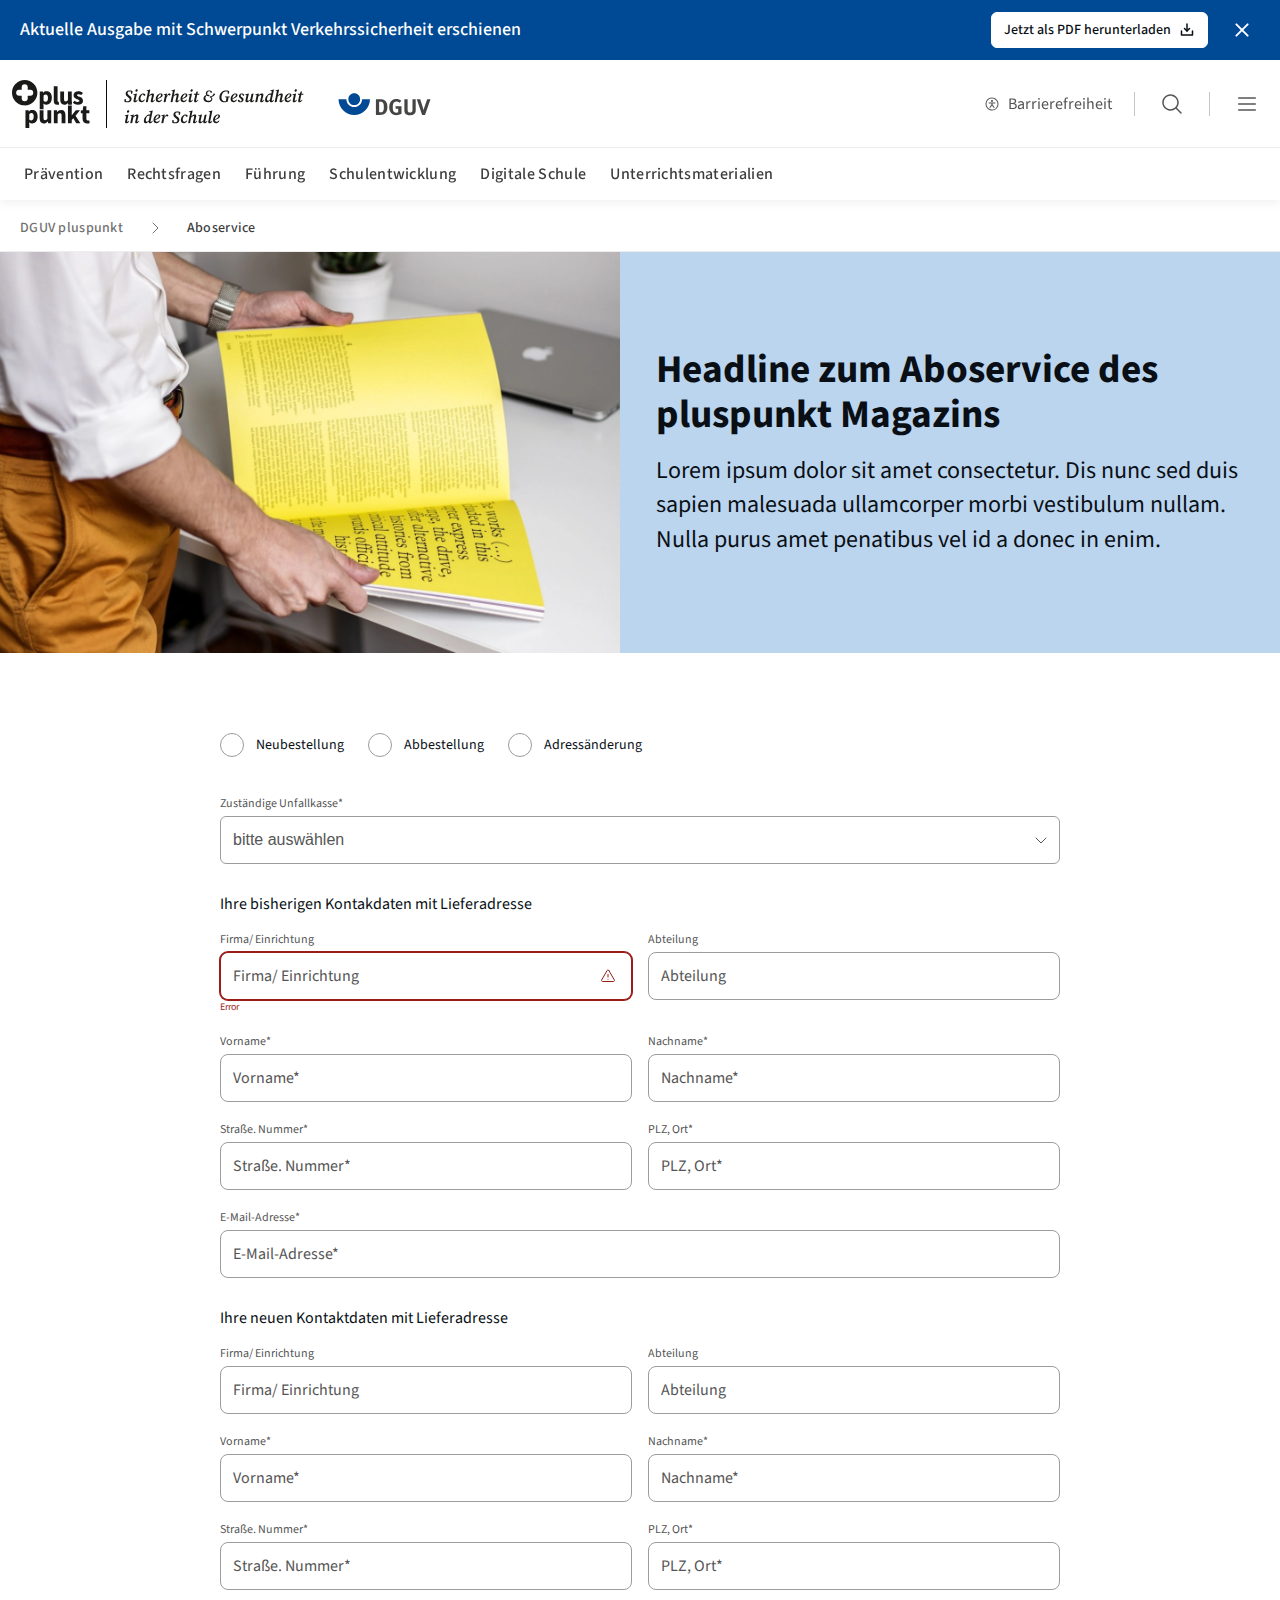
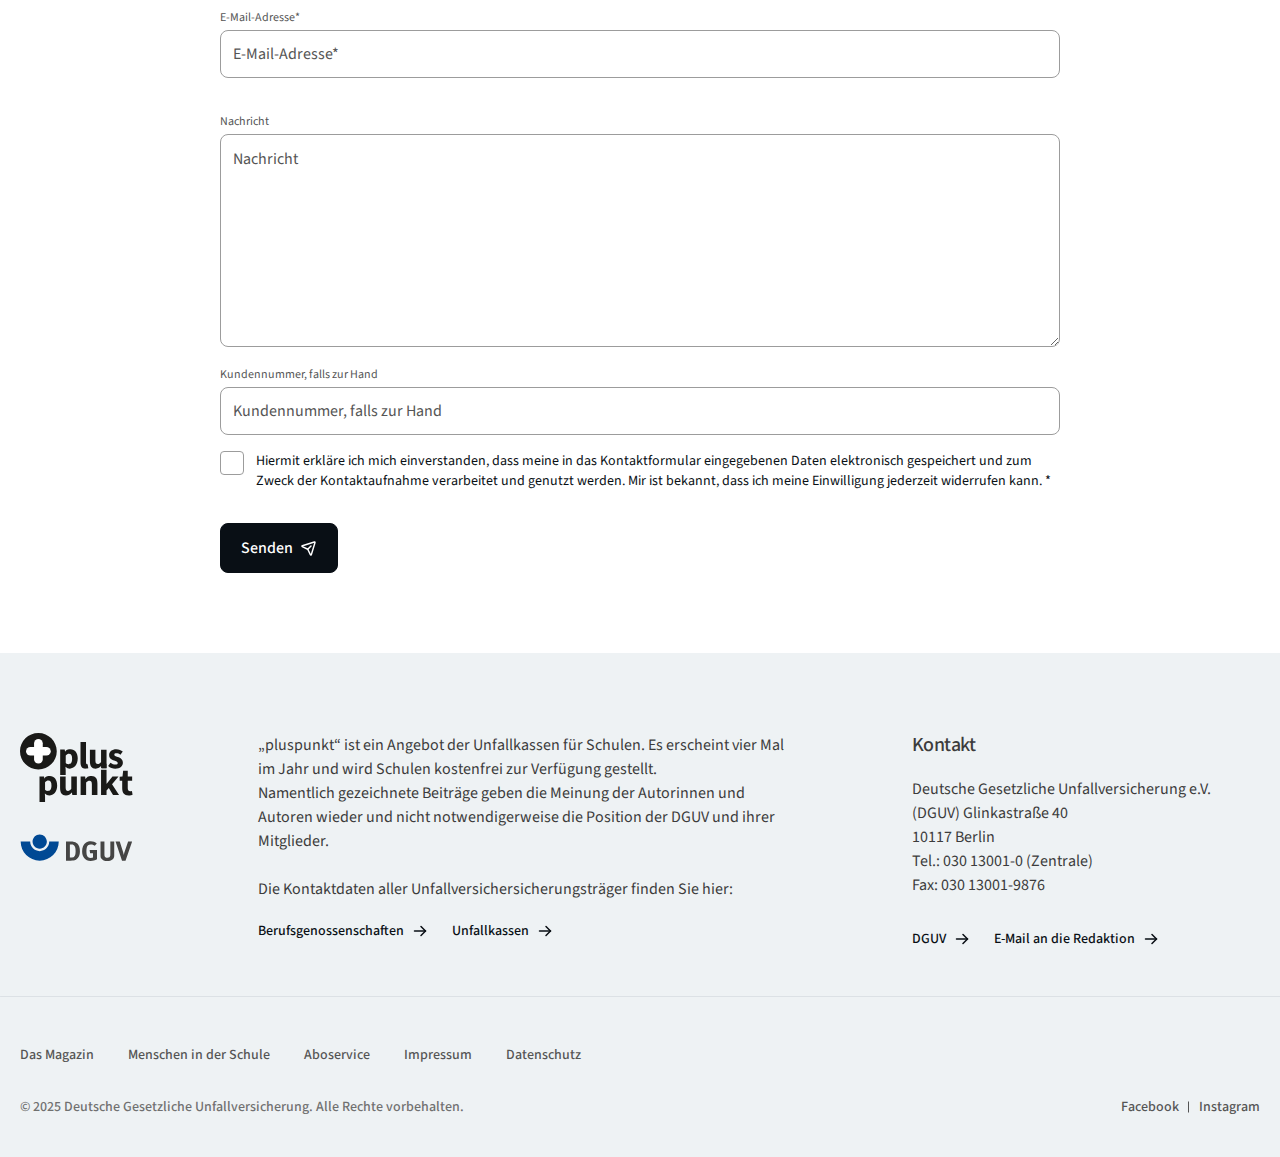
<file: subscription.html>
<!doctype html>
<html lang="de">
	<head>
		<meta charset="UTF-8">
		<meta name="viewport" content="width=device-width, initial-scale=1.0">
		<link rel="preload" href="./assets/fonts/SourceSans3-SemiBold.woff2" as="font" type="font/woff2" defer>
		<link rel="preload" href="./assets/fonts/SourceSans3-Regular.woff2" as="font" type="font/woff2" defer>
		<link rel="preload" href="./assets/fonts/SourceSans3-Medium.woff2" as="font" type="font/woff2" defer>
		<link rel="preload" href="./assets/fonts/SourceSans3-Bold.woff2" as="font" type="font/woff2" defer>
		<link rel="shortcut icon" href="./assets/img/favicon.ico">
		<title>Subscription</title>
		<script defer src="./js/app.min.js?v=1762848361853"></script>
		<link rel="stylesheet" defer href="./css/app.min.css?v=1762848361853">
	</head>
	<body>
		<div class="wrapper">
			<header class="header">
				<div class="header__top">
					<div class="header__top-inner">
						<div class="header__top-body">
							<div class="header__top-text">Aktuelle Ausgabe mit Schwerpunkt Verkehrssicherheit erschienen</div>
							<a href="#" class="header__top-btn button button--small">
								<span>Jetzt als PDF herunterladen</span>
								<svg width="16" height="16" viewbox="0 0 16 16" fill="none" xmlns="http://www.w3.org/2000/svg">
									<path d="M8 9V2" stroke="currentColor" stroke-width="1.5" stroke-linecap="round" stroke-linejoin="round"></path>
									<path d="M13.5 9V13H2.5V9" stroke="currentColor" stroke-width="1.5" stroke-linecap="round" stroke-linejoin="round"></path>
									<path d="M10.5 6.5L8 9L5.5 6.5" stroke="currentColor" stroke-width="1.5" stroke-linecap="round" stroke-linejoin="round"></path>
								</svg>
							</a>
						</div>
						<button type="button" class="header__top-close">
							<svg width="20" height="20" viewbox="0 0 20 20" fill="none" xmlns="http://www.w3.org/2000/svg">
								<path d="M15.625 4.375L4.375 15.625" stroke="currentColor" stroke-width="2" stroke-linecap="round" stroke-linejoin="round"></path>
								<path d="M15.625 15.625L4.375 4.375" stroke="currentColor" stroke-width="2" stroke-linecap="round" stroke-linejoin="round"></path>
							</svg>
						</button>
					</div>
				</div>
				<div class="header__container">
					<div class="header__body">
						<div class="header__left">
							<div class="header__sublogo">
								<img src="./assets/img/plusPunkt.svg" alt="Image" loading="lazy">
							</div>
							<div class="header__logo-text mob-hide">
								<img src="./assets/img/logo-text.svg" alt="Image" loading="lazy">
							</div>
							<a href="https://dguv.de/de/index.jsp" target="_blank" class="header__logo">
								<img src="./assets/img/logo.svg" alt="Image" loading="lazy">
							</a>
						</div>
						<div class="header__actions">
							<button type="button" class="header__action" data-menu="accessible" data-menu-click="">
								<span class="header__action-icon header__action-icon--small">
									<svg width="24" height="24" viewbox="0 0 24 24" fill="none" xmlns="http://www.w3.org/2000/svg">
										<path d="M12 2.25C10.0716 2.25 8.18657 2.82183 6.58319 3.89317C4.97982 4.96451 3.73013 6.48726 2.99218 8.26884C2.25422 10.0504 2.06114 12.0108 2.43735 13.9021C2.81355 15.7934 3.74215 17.5307 5.10571 18.8943C6.46928 20.2579 8.20656 21.1865 10.0979 21.5627C11.9892 21.9389 13.9496 21.7458 15.7312 21.0078C17.5127 20.2699 19.0355 19.0202 20.1068 17.4168C21.1782 15.8134 21.75 13.9284 21.75 12C21.7473 9.41498 20.7192 6.93661 18.8913 5.10872C17.0634 3.28084 14.585 2.25273 12 2.25ZM12 20.25C10.3683 20.25 8.77326 19.7661 7.41655 18.8596C6.05984 17.9531 5.00242 16.6646 4.378 15.1571C3.75358 13.6496 3.5902 11.9908 3.90853 10.3905C4.22685 8.79016 5.01259 7.32015 6.16637 6.16637C7.32016 5.01259 8.79017 4.22685 10.3905 3.90852C11.9909 3.59019 13.6497 3.75357 15.1571 4.37799C16.6646 5.00242 17.9531 6.05984 18.8596 7.41655C19.7661 8.77325 20.25 10.3683 20.25 12C20.2475 14.1873 19.3775 16.2843 17.8309 17.8309C16.2843 19.3775 14.1873 20.2475 12 20.25ZM10.5 7.5C10.5 7.20333 10.588 6.91332 10.7528 6.66665C10.9176 6.41997 11.1519 6.22771 11.426 6.11418C11.7001 6.00065 12.0017 5.97094 12.2926 6.02882C12.5836 6.0867 12.8509 6.22956 13.0607 6.43934C13.2704 6.64912 13.4133 6.91639 13.4712 7.20736C13.5291 7.49834 13.4994 7.79994 13.3858 8.07403C13.2723 8.34811 13.08 8.58238 12.8334 8.7472C12.5867 8.91203 12.2967 9 12 9C11.6022 9 11.2206 8.84196 10.9393 8.56066C10.658 8.27936 10.5 7.89782 10.5 7.5ZM17.25 10.5C17.25 10.6989 17.171 10.8897 17.0303 11.0303C16.8897 11.171 16.6989 11.25 16.5 11.25H12.75V12.5231L15.6244 16.8356C15.7348 17.0012 15.7749 17.2039 15.7358 17.399C15.6968 17.5942 15.5818 17.7659 15.4163 17.8762C15.2507 17.9866 15.048 18.0267 14.8528 17.9877C14.6577 17.9487 14.486 17.8337 14.3756 17.6681L12 14.1056L9.62438 17.6681C9.56972 17.7501 9.49944 17.8205 9.41756 17.8754C9.33568 17.9302 9.2438 17.9684 9.14717 17.9877C8.95202 18.0267 8.74935 17.9866 8.58375 17.8762C8.41816 17.7659 8.3032 17.5942 8.26417 17.399C8.22514 17.2039 8.26523 17.0012 8.37563 16.8356L11.25 12.5231V11.25H7.5C7.30109 11.25 7.11033 11.171 6.96967 11.0303C6.82902 10.8897 6.75 10.6989 6.75 10.5C6.75 10.3011 6.82902 10.1103 6.96967 9.96967C7.11033 9.82902 7.30109 9.75 7.5 9.75H16.5C16.6989 9.75 16.8897 9.82902 17.0303 9.96967C17.171 10.1103 17.25 10.3011 17.25 10.5Z" fill="currentColor"></path>
									</svg>
								</span>
								<span class="header__action-text mob-hide">Barrierefreiheit</span>
							</button>
							<button type="button" class="header__action mob-hide" data-menu="search" data-menu-click="">
								<span class="header__action-icon">
									<svg width="24" height="24" viewbox="0 0 24 24" fill="none" xmlns="http://www.w3.org/2000/svg">
										<path d="M21.5306 20.4694L16.8365 15.7762C18.1971 14.1428 18.8755 12.0478 18.7307 9.92694C18.5859 7.80607 17.629 5.82268 16.0591 4.38935C14.4892 2.95602 12.4271 2.18311 10.3019 2.23141C8.17663 2.27971 6.15181 3.1455 4.64864 4.64867C3.14547 6.15184 2.27968 8.17666 2.23138 10.3019C2.18308 12.4272 2.95599 14.4892 4.38932 16.0591C5.82265 17.629 7.80604 18.5859 9.92691 18.7307C12.0478 18.8755 14.1428 18.1971 15.7762 16.8366L20.4693 21.5306C20.539 21.6003 20.6218 21.6556 20.7128 21.6933C20.8038 21.731 20.9014 21.7504 21 21.7504C21.0985 21.7504 21.1961 21.731 21.2871 21.6933C21.3782 21.6556 21.4609 21.6003 21.5306 21.5306C21.6003 21.4609 21.6556 21.3782 21.6933 21.2872C21.731 21.1961 21.7504 21.0985 21.7504 21C21.7504 20.9015 21.731 20.8039 21.6933 20.7128C21.6556 20.6218 21.6003 20.5391 21.5306 20.4694ZM3.74997 10.5C3.74997 9.16498 4.14585 7.85993 4.88755 6.7499C5.62925 5.63987 6.68345 4.7747 7.91686 4.26381C9.15026 3.75292 10.5075 3.61925 11.8168 3.8797C13.1262 4.14015 14.3289 4.78302 15.2729 5.72703C16.2169 6.67103 16.8598 7.87377 17.1203 9.18314C17.3807 10.4925 17.247 11.8497 16.7362 13.0831C16.2253 14.3165 15.3601 15.3707 14.2501 16.1124C13.14 16.8541 11.835 17.25 10.5 17.25C8.71037 17.248 6.99463 16.5362 5.72919 15.2708C4.46375 14.0053 3.75195 12.2896 3.74997 10.5Z" fill="currentColor"></path>
									</svg>
								</span>
							</button>
							<button type="button" class="header__action btn-menu" data-menu="menu" data-menu-click="">
								<span class="btn-menu__icon-pc">
									<svg width="24" height="24" viewbox="0 0 24 24" fill="none" xmlns="http://www.w3.org/2000/svg">
										<path d="M21 12C21 12.1989 20.921 12.3897 20.7803 12.5303C20.6397 12.671 20.4489 12.75 20.25 12.75H3.75C3.55109 12.75 3.36032 12.671 3.21967 12.5303C3.07902 12.3897 3 12.1989 3 12C3 11.8011 3.07902 11.6103 3.21967 11.4697C3.36032 11.329 3.55109 11.25 3.75 11.25H20.25C20.4489 11.25 20.6397 11.329 20.7803 11.4697C20.921 11.6103 21 11.8011 21 12ZM3.75 6.75H20.25C20.4489 6.75 20.6397 6.67098 20.7803 6.53033C20.921 6.38968 21 6.19891 21 6C21 5.80109 20.921 5.61032 20.7803 5.46967C20.6397 5.32902 20.4489 5.25 20.25 5.25H3.75C3.55109 5.25 3.36032 5.32902 3.21967 5.46967C3.07902 5.61032 3 5.80109 3 6C3 6.19891 3.07902 6.38968 3.21967 6.53033C3.36032 6.67098 3.55109 6.75 3.75 6.75ZM20.25 17.25H3.75C3.55109 17.25 3.36032 17.329 3.21967 17.4697C3.07902 17.6103 3 17.8011 3 18C3 18.1989 3.07902 18.3897 3.21967 18.5303C3.36032 18.671 3.55109 18.75 3.75 18.75H20.25C20.4489 18.75 20.6397 18.671 20.7803 18.5303C20.921 18.3897 21 18.1989 21 18C21 17.8011 20.921 17.6103 20.7803 17.4697C20.6397 17.329 20.4489 17.25 20.25 17.25Z" fill="currentColor"></path>
									</svg>
								</span>
								<span class="btn-menu__icon-mob">
									<svg width="26" height="19" viewbox="0 0 26 19" fill="none" xmlns="http://www.w3.org/2000/svg">
										<path d="M15.3047 17.1758C15.7781 17.176 16.1709 17.5686 16.1709 18.042C16.1707 18.5499 15.778 18.908 15.3047 18.9082H0.866211C0.358163 18.9082 0.000187139 18.55 0 18.042C0 17.5684 0.35803 17.1758 0.866211 17.1758H15.3047ZM15.0391 0C19.197 0.00022763 22.5469 3.39601 22.5469 7.50781C22.5469 9.27498 21.9344 10.9036 20.918 12.1973L25.7578 17.002C26.0811 17.3599 26.081 17.9031 25.7578 18.2266C25.3998 18.5846 24.8566 18.5846 24.5332 18.2266L19.6934 13.4219V13.4336C18.3883 14.4498 16.7713 15.0273 15.0391 15.0273C10.8925 15.0273 7.53137 11.666 7.53125 7.51953C7.53125 3.37294 10.8809 0 15.0391 0ZM17.9258 2.5293C16.1241 1.47854 13.9184 1.4785 12.1514 2.5293C10.3495 3.58038 9.26367 5.45184 9.26367 7.50781C9.26369 9.56377 10.3495 11.481 12.1514 12.5205C13.9185 13.5714 16.124 13.5714 17.9258 12.5205C19.693 11.4694 20.8135 9.59842 20.8135 7.50781C20.8135 5.45184 19.693 3.56883 17.9258 2.5293ZM6.33008 11.4004C6.65346 12.0355 7.08059 12.6247 7.57715 13.1328H0.866211C0.358101 13.1328 9.96059e-05 12.7747 0 12.2666C0 11.7931 0.35803 11.4004 0.866211 11.4004H6.33008ZM5.83301 5.625C5.65977 6.17938 5.54425 6.75684 5.49805 7.35742H0.866211C0.358038 7.35739 1.20516e-05 6.99939 0 6.49121C0 6.01767 0.35803 5.62504 0.866211 5.625H5.83301Z" fill="currentColor"></path>
									</svg>
								</span>
							</button>
						</div>
					</div>
					<nav class="header__nav">
						<ul class="header__nav-list">
							<li class="header__nav-item">
								<a href="#" class="header__nav-link link">Prävention</a>
							</li>
							<li class="header__nav-item">
								<a href="#" class="header__nav-link link">Rechtsfragen</a>
							</li>
							<li class="header__nav-item">
								<a href="#" class="header__nav-link link">Führung</a>
							</li>
							<li class="header__nav-item">
								<a href="#" class="header__nav-link link">Schulentwicklung</a>
							</li>
							<li class="header__nav-item">
								<a href="#" class="header__nav-link link">Digitale Schule</a>
							</li>
							<li class="header__nav-item">
								<a href="#" class="header__nav-link link">Unterrichtsmaterialien</a>
							</li>
						</ul>
					</nav>
				</div>
				<div class="accessible-block" data-menu-target="accessible">
					<div class="accessible-block__container">
						<div class="accessible-block__body">
							<div class="accessible-block__head">
								<button type="button" class="accessible-block__close" data-menu-close="">
									<svg width="20" height="20" viewbox="0 0 20 20" fill="none" xmlns="http://www.w3.org/2000/svg">
										<path d="M15.625 4.375L4.375 15.625" stroke="currentColor" stroke-width="2" stroke-linecap="round" stroke-linejoin="round"></path>
										<path d="M15.625 15.625L4.375 4.375" stroke="currentColor" stroke-width="2" stroke-linecap="round" stroke-linejoin="round"></path>
									</svg>
								</button>
							</div>
							<div class="accessible-block__title">Barrierefreiheit</div>
							<ul class="accessible-block__list">
								<li class="accessible-block__item">
									<a href="#" class="accessible-block__link link">Erklärung zur Barrierefreiheit</a>
								</li>
								<li class="accessible-block__item">
									<a href="#" class="accessible-block__link link">Leichte Sprache</a>
								</li>
								<li class="accessible-block__item">
									<a href="#" class="accessible-block__link link">Informationen in Deutscher Gebärdensprache (DGS)</a>
								</li>
								<li class="accessible-block__item">
									<a href="#" class="accessible-block__link link">Kontakt zur Ansprechperson</a>
								</li>
								<li class="accessible-block__item">
									<a href="#" class="accessible-block__link link">Barriere melden</a>
								</li>
							</ul>
						</div>
					</div>
				</div>
				<div class="search-block" data-menu-target="search">
					<div class="search-block__inner">
						<div class="search-block__container">
							<div class="search-block__head">
								<button type="button" class="search-block__close" data-menu-close="">
									<svg width="20" height="20" viewbox="0 0 20 20" fill="none" xmlns="http://www.w3.org/2000/svg">
										<path d="M15.625 4.375L4.375 15.625" stroke="currentColor" stroke-width="2" stroke-linecap="round" stroke-linejoin="round"></path>
										<path d="M15.625 15.625L4.375 4.375" stroke="currentColor" stroke-width="2" stroke-linecap="round" stroke-linejoin="round"></path>
									</svg>
								</button>
							</div>
							<div class="search-block__body">
								<div class="search-block__block">
									<div class="search-block__title">Suche</div>
									<div class="search-block__field input-field">
										<input type="text" name="search" placeholder="Text" class="input-field__input input input--icon">
										<button type="button" class="input-field__icon">
											<svg width="16" height="16" viewbox="0 0 16 16" fill="none" xmlns="http://www.w3.org/2000/svg">
												<path d="M7 12C9.76142 12 12 9.76142 12 7C12 4.23858 9.76142 2 7 2C4.23858 2 2 4.23858 2 7C2 9.76142 4.23858 12 7 12Z" stroke="currentColor" stroke-linecap="round" stroke-linejoin="round"></path>
												<path d="M10.5356 10.5356L14 14" stroke="currentColor" stroke-linecap="round" stroke-linejoin="round"></path>
											</svg>
										</button>
									</div>
								</div>
								<div class="search-block__info">
									<div class="search-block__subtitle">Beliebte thematische Schlagworte:</div>
									<div class="search-block__tags tags">
										<a href="#" class="tags__btn">Tag/ Schlagwort etc.</a>
										<a href="#" class="tags__btn">Tag/ Schlagwort etc.</a>
										<a href="#" class="tags__btn">Tag/ Schlagwort etc.</a>
										<a href="#" class="tags__btn">Tag/ Schlagwort etc.</a>
										<a href="#" class="tags__btn">Tag/ Schlagwort etc.</a>
										<a href="#" class="tags__btn">Tag/ Schlagwort etc.</a>
										<a href="#" class="tags__btn">Tag/ Schlagwort etc.</a>
										<a href="#" class="tags__btn">Tag/ Schlagwort etc.</a>
									</div>
								</div>
							</div>
						</div>
					</div>
				</div>
				<div class="menu" data-menu-target="menu">
					<div class="menu__container">
						<div class="menu__head">
							<div class="menu__left">
								<div class="menu__sublogo">
									<img src="./assets/img/plusPunkt.svg" alt="Image" loading="lazy">
								</div>
								<div class="menu__logo-text mob-hide">
									<img src="./assets/img/logo-text.svg" alt="Image" loading="lazy">
								</div>
								<a href="https://dguv.de/de/index.jsp" class="menu__logo">
									<img src="./assets/img/logo.svg" alt="Image" loading="lazy">
								</a>
							</div>
							<button type="button" class="menu__close" data-menu-close="">
								<svg width="20" height="20" viewbox="0 0 20 20" fill="none" xmlns="http://www.w3.org/2000/svg">
									<path d="M15.625 4.375L4.375 15.625" stroke="currentColor" stroke-width="2" stroke-linecap="round" stroke-linejoin="round"></path>
									<path d="M15.625 15.625L4.375 4.375" stroke="currentColor" stroke-width="2" stroke-linecap="round" stroke-linejoin="round"></path>
								</svg>
							</button>
						</div>
						<div class="menu__search input-field">
							<input type="text" name="search" placeholder="Text" class="input-field__input input input--icon">
							<button type="button" class="input-field__icon">
								<svg width="16" height="16" viewbox="0 0 16 16" fill="none" xmlns="http://www.w3.org/2000/svg">
									<path d="M7 12C9.76142 12 12 9.76142 12 7C12 4.23858 9.76142 2 7 2C4.23858 2 2 4.23858 2 7C2 9.76142 4.23858 12 7 12Z" stroke="currentColor" stroke-linecap="round" stroke-linejoin="round"></path>
									<path d="M10.5356 10.5356L14 14" stroke="currentColor" stroke-linecap="round" stroke-linejoin="round"></path>
								</svg>
							</button>
						</div>
						<nav class="menu__body">
							<ul class="menu__list">
								<li class="menu__item">
									<a href="#" class="menu__link link">
										<svg width="16" height="16" viewbox="0 0 16 16" fill="none" xmlns="http://www.w3.org/2000/svg">
											<path d="M13.5 7V3.5C13.5 3.36739 13.4473 3.24021 13.3536 3.14645C13.2598 3.05268 13.1326 3 13 3H3C2.86739 3 2.74021 3.05268 2.64645 3.14645C2.55268 3.24021 2.5 3.36739 2.5 3.5V7C2.5 13 8 14.5 8 14.5C8 14.5 13.5 13 13.5 7Z" stroke="currentColor" stroke-width="1.5" stroke-linecap="round" stroke-linejoin="round"></path>
											<path d="M5.5 8.5L7 10L10.5 6.5" stroke="currentColor" stroke-width="1.5" stroke-linecap="round" stroke-linejoin="round"></path>
										</svg>
										<span>Prävention</span>
									</a>
								</li>
								<li class="menu__item">
									<a href="#" class="menu__link link">
										<svg width="16" height="16" viewbox="0 0 16 16" fill="none" xmlns="http://www.w3.org/2000/svg">
											<path d="M8 2.5V13.5" stroke="currentColor" stroke-width="1.5" stroke-linecap="round" stroke-linejoin="round"></path>
											<path d="M6.5 13.5H9.5" stroke="currentColor" stroke-width="1.5" stroke-linecap="round" stroke-linejoin="round"></path>
											<path d="M3.5 5.5L12.5 3.5" stroke="#343330" stroke-width="1.5" stroke-linecap="round" stroke-linejoin="round"></path>
											<path d="M1.5 10.5C1.5 11.6044 2.75 12 3.5 12C4.25 12 5.5 11.6044 5.5 10.5L3.5 5.5L1.5 10.5Z" stroke="currentColor" stroke-width="1.5" stroke-linecap="round" stroke-linejoin="round"></path>
											<path d="M10.5 8.5C10.5 9.60438 11.75 10 12.5 10C13.25 10 14.5 9.60438 14.5 8.5L12.5 3.5L10.5 8.5Z" stroke="currentColor" stroke-width="1.5" stroke-linecap="round" stroke-linejoin="round"></path>
										</svg>
										<span>Rechtsfragen</span>
									</a>
								</li>
								<li class="menu__item">
									<a href="#" class="menu__link link">
										<svg width="16" height="16" viewbox="0 0 16 16" fill="none" xmlns="http://www.w3.org/2000/svg">
											<path d="M12 7.5C12.5822 7.49956 13.1566 7.63492 13.6773 7.8953C14.1981 8.15569 14.651 8.53394 15 9" stroke="currentColor" stroke-width="1.5" stroke-linecap="round" stroke-linejoin="round"></path>
											<path d="M1 9C1.349 8.53394 1.80187 8.15569 2.32265 7.8953C2.84343 7.63492 3.41775 7.49956 4 7.5" stroke="currentColor" stroke-width="1.5" stroke-linecap="round" stroke-linejoin="round"></path>
											<path d="M8 11.5C9.38071 11.5 10.5 10.3807 10.5 9C10.5 7.61929 9.38071 6.5 8 6.5C6.61929 6.5 5.5 7.61929 5.5 9C5.5 10.3807 6.61929 11.5 8 11.5Z" stroke="currentColor" stroke-width="1.5" stroke-linecap="round" stroke-linejoin="round"></path>
											<path d="M4.5 13.5C4.85893 12.8909 5.3706 12.386 5.98444 12.0353C6.59827 11.6845 7.29302 11.5 8 11.5C8.70698 11.5 9.40173 11.6845 10.0156 12.0353C10.6294 12.386 11.1411 12.8909 11.5 13.5" stroke="currentColor" stroke-width="1.5" stroke-linecap="round" stroke-linejoin="round"></path>
											<path d="M10.0625 5C10.156 4.63785 10.3492 4.30918 10.6201 4.05131C10.891 3.79345 11.2288 3.61672 11.5952 3.5412C11.9615 3.46567 12.3416 3.49439 12.6925 3.62407C13.0433 3.75376 13.3507 3.97922 13.5798 4.27486C13.8089 4.57049 13.9506 4.92445 13.9886 5.29653C14.0267 5.66862 13.9596 6.04392 13.7951 6.37981C13.6305 6.7157 13.3751 6.99872 13.0578 7.19673C12.7405 7.39475 12.374 7.49981 12 7.5" stroke="currentColor" stroke-width="1.5" stroke-linecap="round" stroke-linejoin="round"></path>
											<path d="M3.99997 7.5C3.62594 7.49981 3.25947 7.39475 2.94216 7.19673C2.62485 6.99872 2.36942 6.7157 2.20489 6.37981C2.04035 6.04392 1.9733 5.66862 2.01135 5.29653C2.0494 4.92445 2.19103 4.57049 2.42015 4.27486C2.64926 3.97922 2.95669 3.75376 3.30751 3.62407C3.65833 3.49439 4.03849 3.46567 4.40481 3.5412C4.77113 3.61672 5.10894 3.79345 5.37986 4.05131C5.65078 4.30918 5.84396 4.63785 5.93747 5" stroke="currentColor" stroke-width="1.5" stroke-linecap="round" stroke-linejoin="round"></path>
										</svg>
										<span>Führung</span>
									</a>
								</li>
								<li class="menu__item">
									<a href="#" class="menu__link link">
										<svg width="17" height="16" viewbox="0 0 17 16" fill="none" xmlns="http://www.w3.org/2000/svg">
											<path d="M1.5 13.5H15.5" stroke="currentColor" stroke-width="1.5" stroke-linecap="round" stroke-linejoin="round"></path>
											<path d="M5 5H6" stroke="currentColor" stroke-width="1.5" stroke-linecap="round" stroke-linejoin="round"></path>
											<path d="M8 5H9" stroke="currentColor" stroke-width="1.5" stroke-linecap="round" stroke-linejoin="round"></path>
											<path d="M5 7.5H6" stroke="currentColor" stroke-width="1.5" stroke-linecap="round" stroke-linejoin="round"></path>
											<path d="M8 7.5H9" stroke="currentColor" stroke-width="1.5" stroke-linecap="round" stroke-linejoin="round"></path>
											<path d="M5.5 13.5V10H8.5V13.5" stroke="currentColor" stroke-width="1.5" stroke-linecap="round" stroke-linejoin="round"></path>
											<path d="M3 2.5V13.5" stroke="currentColor" stroke-width="1.5" stroke-linecap="round" stroke-linejoin="round"></path>
											<path d="M11 13.5V2.5" stroke="currentColor" stroke-width="1.5" stroke-linecap="round" stroke-linejoin="round"></path>
											<path d="M2.5 2.5H11.5" stroke="currentColor" stroke-width="1.5" stroke-linecap="round" stroke-linejoin="round"></path>
											<path d="M14 13.5V5.5" stroke="currentColor" stroke-width="1.5" stroke-linecap="round" stroke-linejoin="round"></path>
											<path d="M11 5.5H14.5" stroke="currentColor" stroke-width="1.5" stroke-linecap="round" stroke-linejoin="round"></path>
										</svg>
										<span>Schulentwicklung</span>
									</a>
								</li>
								<li class="menu__item">
									<a href="#" class="menu__link link">
										<svg width="16" height="16" viewbox="0 0 16 16" fill="none" xmlns="http://www.w3.org/2000/svg">
											<path d="M2 12.5V3.5C2 3.36739 2.05268 3.24021 2.14645 3.14645C2.24021 3.05268 2.36739 3 2.5 3H13.5C13.6326 3 13.7598 3.05268 13.8536 3.14645C13.9473 3.24021 14 3.36739 14 3.5V8.5" stroke="currentColor" stroke-width="1.5" stroke-linecap="round" stroke-linejoin="round"></path>
											<path d="M1 12.5H15" stroke="currentColor" stroke-width="1.5" stroke-linecap="round" stroke-linejoin="round"></path>
											<path d="M10 12.5V10.5H14V12.5" stroke="currentColor" stroke-width="1.5" stroke-linecap="round" stroke-linejoin="round"></path>
										</svg>
										<span>Digitale Schule</span>
									</a>
								</li>
								<li class="menu__item">
									<a href="#" class="menu__link link">
										<svg width="16" height="16" viewbox="0 0 16 16" fill="none" xmlns="http://www.w3.org/2000/svg">
											<path d="M8 12C8 11.6022 8.15804 11.2206 8.43934 10.9393C8.72064 10.658 9.10218 10.5 9.5 10.5H12.3881C12.7279 10.5001 13.0576 10.3848 13.3233 10.173C13.589 9.96126 13.7749 9.66558 13.8506 9.33437C13.9539 8.87962 14.004 8.41443 14 7.94812C13.9719 4.64687 11.24 1.96687 7.9375 2C6.35706 2.01646 4.84694 2.65586 3.7352 3.7793C2.62347 4.90274 1.99991 6.41947 2 8C2 10.6131 3.67062 12.59 6 13.4131C6.22616 13.4931 6.4682 13.5176 6.70581 13.4847C6.94342 13.4518 7.16967 13.3624 7.36558 13.224C7.56149 13.0855 7.72135 12.9022 7.83174 12.6892C7.94212 12.4762 7.99983 12.2399 8 12Z" stroke="currentColor" stroke-width="1.5" stroke-linecap="round" stroke-linejoin="round"></path>
											<path d="M8 4.1875C8.31066 4.1875 8.5625 4.43934 8.5625 4.75C8.5625 5.06066 8.31066 5.3125 8 5.3125C7.68934 5.3125 7.4375 5.06066 7.4375 4.75C7.4375 4.43934 7.68934 4.1875 8 4.1875Z" fill="currentColor" stroke="currentColor" stroke-width="0.125"></path>
											<path d="M5.25 6.875C5.59518 6.875 5.875 6.59518 5.875 6.25C5.875 5.90482 5.59518 5.625 5.25 5.625C4.90482 5.625 4.625 5.90482 4.625 6.25C4.625 6.59518 4.90482 6.875 5.25 6.875Z" fill="currentColor"></path>
											<path d="M5.25 10.375C5.59518 10.375 5.875 10.0952 5.875 9.75C5.875 9.40482 5.59518 9.125 5.25 9.125C4.90482 9.125 4.625 9.40482 4.625 9.75C4.625 10.0952 4.90482 10.375 5.25 10.375Z" fill="currentColor"></path>
											<path d="M10.75 6.875C11.0952 6.875 11.375 6.59518 11.375 6.25C11.375 5.90482 11.0952 5.625 10.75 5.625C10.4048 5.625 10.125 5.90482 10.125 6.25C10.125 6.59518 10.4048 6.875 10.75 6.875Z" fill="currentColor"></path>
										</svg>
										<span>Unterrichtsmaterialien</span>
									</a>
								</li>
							</ul>
							<ul class="menu__list">
								<li class="menu__item">
									<a href="#" class="menu__link link">Menschen in der Schule</a>
								</li>
								<li class="menu__item">
									<a href="#" class="menu__link link">Das Magazin</a>
								</li>
							</ul>
							<div class="menu__info">
								<div class="menu__text">Beliebte thematische Schlagworte:</div>
								<div class="menu__tags tags">
									<a href="#" class="tags__btn">Tag/ Schlagwort etc.</a>
									<a href="#" class="tags__btn">Tag/ Schlagwort etc.</a>
									<a href="#" class="tags__btn">Tag/ Schlagwort etc.</a>
									<a href="#" class="tags__btn">Tag/ Schlagwort etc.</a>
									<a href="#" class="tags__btn">Tag/ Schlagwort etc.</a>
									<a href="#" class="tags__btn">Tag/ Schlagwort etc.</a>
									<a href="#" class="tags__btn">Tag/ Schlagwort etc.</a>
									<a href="#" class="tags__btn">Tag/ Schlagwort etc.</a>
								</div>
							</div>
						</nav>
						<div class="menu__bottom">
							<nav class="menu__nav">
								<ul class="menu__nav-list">
									<li class="menu__nav-item">
										<a href="#" class="menu__nav-link">Aboservice</a>
									</li>
									<li class="menu__nav-item">
										<a href="#" class="menu__nav-link">Impressum</a>
									</li>
									<li class="menu__nav-item">
										<a href="#" class="menu__nav-link">Datenschutz</a>
									</li>
								</ul>
							</nav>
							<a href="#" class="menu__btn button button--small">
								<svg width="16" height="16" viewbox="0 0 16 16" fill="none" xmlns="http://www.w3.org/2000/svg">
									<path d="M6.04055 3.87502C5.87741 3.58808 5.83438 3.24825 5.92087 2.92969C6.00735 2.61114 6.21633 2.33973 6.50219 2.17468C6.78805 2.00964 7.12758 1.96436 7.4467 2.04873C7.76582 2.1331 8.03862 2.34027 8.20555 2.62502L10.0806 5.87502" stroke="currentColor" stroke-width="1.5" stroke-linecap="round" stroke-linejoin="round"></path>
									<path d="M4.33258 5.91688L3.44258 4.375C3.27682 4.08782 3.23193 3.74656 3.31779 3.42628C3.40364 3.106 3.61321 2.83295 3.90039 2.66719C4.18757 2.50143 4.52884 2.45654 4.84912 2.5424C5.16939 2.62825 5.44245 2.83782 5.60821 3.125L7.55633 6.5" stroke="currentColor" stroke-width="1.5" stroke-linecap="round" stroke-linejoin="round"></path>
									<path d="M9.92935 10C9.56951 9.46827 9.42804 8.81846 9.53428 8.18525C9.64051 7.55203 9.9863 6.98397 10.5 6.59877L10.0825 5.87502C9.91672 5.58759 9.87193 5.24609 9.95796 4.92564C10.044 4.60518 10.2538 4.33203 10.5412 4.16627C10.8287 4.00051 11.1702 3.95572 11.4906 4.04175C11.8111 4.12778 12.0842 4.33759 12.25 4.62502L13.3319 6.50002C13.6602 7.06885 13.8732 7.69677 13.9588 8.34794C14.0445 8.99911 14.001 9.66076 13.8309 10.2951C13.6609 10.9295 13.3675 11.5242 12.9676 12.0452C12.5677 12.5661 12.0691 13.0033 11.5003 13.3316C10.3515 13.9946 8.98635 14.1742 7.70518 13.8307C6.42401 13.4872 5.33177 12.6488 4.66873 11.5L2.16873 7.16752C2.00558 6.88057 1.96256 6.54074 2.04904 6.22219C2.13553 5.90364 2.3445 5.63222 2.63036 5.46718C2.91622 5.30213 3.25576 5.25685 3.57488 5.34122C3.894 5.42559 4.16679 5.63276 4.33373 5.91752L5.5356 8.00002" stroke="currentColor" stroke-width="1.5" stroke-linecap="round" stroke-linejoin="round"></path>
									<path d="M12 2.11127C12.4135 2.22046 12.8013 2.41044 13.141 2.67024C13.4808 2.93005 13.7657 3.25455 13.9794 3.62502L14 3.66064" stroke="currentColor" stroke-width="1.5" stroke-linecap="round" stroke-linejoin="round"></path>
									<path d="M4.66375 14.5C3.96647 13.9491 3.3806 13.2703 2.9375 12.5" stroke="currentColor" stroke-width="1.5" stroke-linecap="round" stroke-linejoin="round"></path>
								</svg>
								<span>Kontakt</span>
							</a>
						</div>
					</div>
				</div>
			</header>
			<main class="page page--subscription">
				<div class="breadcrumbs">
					<div class="breadcrumbs__container">
						<ul class="breadcrumbs__list">
							<li class="breadcrumbs__item">
								<a href="#" class="breadcrumbs__link link">DGUV pluspunkt</a>
							</li>
							<li class="breadcrumbs__item">
								<span class="breadcrumbs__link is-active">Aboservice</span>
							</li>
						</ul>
					</div>
				</div>
				<section class="hero blue-bg">
					<div class="hero__container">
						<div class="hero__body">
							<figure class="hero__img">
								<img alt="Image" loading="lazy" src="./assets/img/hero/image-4.webp">
							</figure>
							<div class="hero__content">
								<h1 class="hero__title title title--h1">Headline zum Aboservice des pluspunkt Magazins</h1>
								<div class="hero__text">
									Lorem ipsum dolor sit amet consectetur. Dis nunc sed duis sapien malesuada ullamcorper morbi vestibulum nullam. Nulla purus amet penatibus vel id a donec in enim.
								</div>
							</div>
						</div>
					</div>
				</section>
				<section class="formblock">
					<div class="formblock__container">
						<form action="#" class="formblock__form">
							<div class="formblock__inner">
								<div data-fls-radio="" class="options width-full">
									<label class="options__item">
										<input class="options__input" type="radio" value="1" name="option">
										<span class="options__text">Neubestellung</span>
									</label>
									<label class="options__item">
										<input class="options__input" type="radio" value="2" name="option">
										<span class="options__text">Abbestellung</span>
									</label>
									<label class="options__item">
										<input class="options__input" type="radio" value="3" name="option">
										<span class="options__text">Adressänderung</span>
									</label>
								</div>
							</div>
							<div class="formblock__inner">
								<div class="input-block">
									<label class="input-block__label">Zuständige Unfallkasse*</label>
									<select name="form[]" class="input-block__sel select">
										<option value="1" selected>bitte auswählen</option>
										<option value="2">bitte auswählen №2</option>
										<option value="3">bitte auswählen №3</option>
										<option value="4">bitte auswählen №4</option>
									</select>
								</div>
							</div>
							<div class="formblock__inner">
								<div class="formblock__subtitle width-full">Ihre bisherigen Kontakdaten mit Lieferadresse</div>
								<div class="input-block">
									<label class="input-block__label">Firma/ Einrichtung</label>
									<div class="input-field is-error">
										<input autocomplete="off" type="text" name="form[]" placeholder="Firma/ Einrichtung" class="input-field__input input is-error">
									</div>
									<div class="input-block__error">Error</div>
								</div>
								<div class="input-block">
									<label class="input-block__label">Abteilung</label>
									<div class="input-field">
										<input autocomplete="off" type="text" name="form[]" placeholder="Abteilung" class="iinput-field__input input">
									</div>
								</div>
								<div class="input-block">
									<label class="input-block__label">Vorname*</label>
									<div class="input-field">
										<input autocomplete="off" type="text" name="form[]" placeholder="Vorname*" class="input-field__input input">
									</div>
								</div>
								<div class="input-block">
									<label class="input-block__label">Nachname*</label>
									<div class="input-field">
										<input autocomplete="off" type="text" name="form[]" placeholder="Nachname*" class="input-field__input input">
									</div>
								</div>
								<div class="input-block">
									<label class="input-block__label">Straße. Nummer*</label>
									<div class="input-field">
										<input autocomplete="off" type="text" name="form[]" placeholder="Straße. Nummer*" class="input-field__input input">
									</div>
								</div>
								<div class="input-block">
									<label class="input-block__label">PLZ, Ort*</label>
									<div class="input-field">
										<input autocomplete="off" type="text" name="form[]" placeholder="PLZ, Ort*" class="input-field__input input">
									</div>
								</div>
								<div class="input-block">
									<label class="input-block__label">E-Mail-Adresse*</label>
									<div class="input-field">
										<input autocomplete="off" type="text" name="form[]" placeholder="E-Mail-Adresse*" class="input-field__input input">
									</div>
								</div>
							</div>
							<div class="formblock__inner">
								<div class="formblock__subtitle width-full">Ihre neuen Kontaktdaten mit Lieferadresse</div>
								<div class="input-block">
									<label class="input-block__label">Firma/ Einrichtung</label>
									<div class="input-field">
										<input autocomplete="off" type="text" name="form[]" placeholder="Firma/ Einrichtung" class="input-field__input input">
									</div>
								</div>
								<div class="input-block">
									<label class="input-block__label">Abteilung</label>
									<div class="input-field">
										<input autocomplete="off" type="text" name="form[]" placeholder="Abteilung" class="input-field__input input">
									</div>
								</div>
								<div class="input-block">
									<label class="input-block__label">Vorname*</label>
									<div class="input-field">
										<input autocomplete="off" type="text" name="form[]" placeholder="Vorname*" class="input-field__input input">
									</div>
								</div>
								<div class="input-block">
									<label class="input-block__label">Nachname*</label>
									<div class="input-field">
										<input autocomplete="off" type="text" name="form[]" placeholder="Nachname*" class="input-field__input input">
									</div>
								</div>
								<div class="input-block">
									<label class="input-block__label">Straße. Nummer*</label>
									<div class="input-field">
										<input autocomplete="off" type="text" name="form[]" placeholder="Straße. Nummer*" class="input-field__input input">
									</div>
								</div>
								<div class="input-block">
									<label class="input-block__label">PLZ, Ort*</label>
									<div class="input-field">
										<input autocomplete="off" type="text" name="form[]" placeholder="PLZ, Ort*" class="input-field__input input">
									</div>
								</div>
								<div class="input-block">
									<label class="input-block__label">E-Mail-Adresse*</label>
									<div class="input-field">
										<input autocomplete="off" type="text" name="form[]" placeholder="E-Mail-Adresse*" class="input-field__input input">
									</div>
								</div>
							</div>
							<div class="formblock__inner">
								<div class="input-block width-full">
									<label class="input-block__label">Nachricht</label>
									<textarea name="form[]" placeholder="Nachricht" class="input-block__input input"></textarea>
								</div>
								<div class="input-block width-full">
									<label class="input-block__label">Kundennummer, falls zur Hand</label>
									<div class="input-field">
										<input autocomplete="off" type="text" name="form[]" placeholder="Kundennummer, falls zur Hand" class="input-field__input input">
									</div>
								</div>
								<label data-fls-checkbox="" class="checkbox">
									<input data-error="Помилка" class="checkbox__input" type="checkbox" value="1" name="form[]">
									<span class="checkbox__text">
										Hiermit erkläre ich mich einverstanden, dass meine in das
						Kontaktformular eingegebenen Daten elektronisch gespeichert
						und zum Zweck der Kontaktaufnahme verarbeitet und genutzt werden. Mir ist bekannt, dass ich
						meine Einwilligung jederzeit
						widerrufen kann. *
									</span>
								</label>
							</div>
							<button type="submit" class="formblock__btn button button--dark">
								<span>Senden</span>
								<svg width="16" height="16" viewbox="0 0 16 16" fill="none" xmlns="http://www.w3.org/2000/svg">
									<path d="M6.75 9.25L10 6" stroke="currentColor" stroke-width="1.5" stroke-linecap="round" stroke-linejoin="round"></path>
									<path d="M13.9811 2.63635C14.0052 2.55082 14.006 2.46041 13.9836 2.37444C13.9612 2.28846 13.9162 2.21001 13.8534 2.14718C13.7905 2.08435 13.7121 2.03939 13.6261 2.01695C13.5401 1.9945 13.4497 1.99537 13.3642 2.01948L1.36419 5.65823C1.26622 5.68588 1.17903 5.74277 1.11426 5.8213C1.04949 5.89984 1.01024 5.99627 1.00174 6.09771C0.993251 6.19916 1.01592 6.30077 1.06673 6.38898C1.11754 6.47719 1.19406 6.5478 1.28607 6.59135L6.75044 9.2501L9.40919 14.7139C9.45275 14.8059 9.52335 14.8824 9.61156 14.9332C9.69977 14.984 9.80139 15.0067 9.90283 14.9982C10.0043 14.9897 10.1007 14.9504 10.1792 14.8857C10.2578 14.8209 10.3147 14.7337 10.3423 14.6357L13.9811 2.63635Z" stroke="currentColor" stroke-width="1.5" stroke-linecap="round" stroke-linejoin="round"></path>
								</svg>
							</button>
						</form>
					</div>
				</section>
			</main>
			<footer class="footer">
				<div class="footer__container">
					<div class="footer__body">
						<div class="footer__logos">
							<div class="footer__sublogo">
								<img src="./assets/img/plusPunkt.svg" alt="Image" loading="lazy">
							</div>
							<a href="https://dguv.de/de/index.jsp" class="footer__logo">
								<img src="./assets/img/logo.svg" alt="Image" loading="lazy">
							</a>
						</div>
						<div class="footer__info">
							<div class="footer__descr">
								<p>
									„pluspunkt“ ist ein Angebot der Unfallkassen für Schulen. Es erscheint vier Mal im Jahr und wird
						Schulen kostenfrei zur Verfügung gestellt.
									<br>
									Namentlich gezeichnete Beiträge geben die Meinung der Autorinnen und Autoren wieder und nicht
						notwendigerweise die Position der DGUV und ihrer Mitglieder.
								</p>
								<p>Die Kontaktdaten aller Unfallversichersicherungsträger finden Sie hier:</p>
							</div>
							<div class="footer__links">
								<a href="https://dguv.de/de/index.jsp" class="footer__link link">
									<span>Berufsgenossenschaften</span>
									<svg width="16" height="16" viewbox="0 0 16 16" fill="none" xmlns="http://www.w3.org/2000/svg">
										<path d="M2.5 8H13.5" stroke="currentColor" stroke-width="1.5" stroke-linecap="round" stroke-linejoin="round"></path>
										<path d="M9 3.5L13.5 8L9 12.5" stroke="currentColor" stroke-width="1.5" stroke-linecap="round" stroke-linejoin="round"></path>
									</svg>
								</a>
								<a href="#" class="footer__link link">
									<span>Unfallkassen</span>
									<svg width="16" height="16" viewbox="0 0 16 16" fill="none" xmlns="http://www.w3.org/2000/svg">
										<path d="M2.5 8H13.5" stroke="currentColor" stroke-width="1.5" stroke-linecap="round" stroke-linejoin="round"></path>
										<path d="M9 3.5L13.5 8L9 12.5" stroke="currentColor" stroke-width="1.5" stroke-linecap="round" stroke-linejoin="round"></path>
									</svg>
								</a>
							</div>
						</div>
						<div class="footer__col">
							<div class="footer__title">Kontakt</div>
							<ul class="footer__list">
								<li>Deutsche Gesetzliche Unfallversicherung e.V. (DGUV)
						Glinkastraße 40</li>
								<li>10117 Berlin</li>
								<li>
									Tel.:
									<a href="tel:030130010">030 13001-0</a>
									(Zentrale)
								</li>
								<li>Fax: 030 13001-9876</li>
							</ul>
							<div class="footer__links">
								<a href="https://dguv.de/de/index.jsp" class="footer__link link">
									<span>DGUV</span>
									<svg width="16" height="16" viewbox="0 0 16 16" fill="none" xmlns="http://www.w3.org/2000/svg">
										<path d="M2.5 8H13.5" stroke="currentColor" stroke-width="1.5" stroke-linecap="round" stroke-linejoin="round"></path>
										<path d="M9 3.5L13.5 8L9 12.5" stroke="currentColor" stroke-width="1.5" stroke-linecap="round" stroke-linejoin="round"></path>
									</svg>
								</a>
								<a href="#" class="footer__link link">
									<span>E-Mail an die Redaktion</span>
									<svg width="16" height="16" viewbox="0 0 16 16" fill="none" xmlns="http://www.w3.org/2000/svg">
										<path d="M2.5 8H13.5" stroke="currentColor" stroke-width="1.5" stroke-linecap="round" stroke-linejoin="round"></path>
										<path d="M9 3.5L13.5 8L9 12.5" stroke="currentColor" stroke-width="1.5" stroke-linecap="round" stroke-linejoin="round"></path>
									</svg>
								</a>
							</div>
						</div>
					</div>
					<div class="footer__inner">
						<nav class="footer__nav">
							<ul class="footer__nav-list">
								<li class="footer__nav-item">
									<a href="#" class="footer__nav-link">Das Magazin</a>
								</li>
								<li class="footer__nav-item">
									<a href="#" class="footer__nav-link">Menschen in der Schule</a>
								</li>
								<li class="footer__nav-item">
									<a href="#" class="footer__nav-link">Aboservice</a>
								</li>
								<li class="footer__nav-item">
									<a href="#" class="footer__nav-link">Impressum</a>
								</li>
								<li class="footer__nav-item">
									<a href="#" class="footer__nav-link">Datenschutz</a>
								</li>
							</ul>
						</nav>
						<div class="footer__bottom">
							<div class="footer__copy">© 2025 Deutsche Gesetzliche Unfallversicherung. Alle Rechte vorbehalten.</div>
							<div class="footer__social social-block">
								<a href="#" class="social-block__link">Facebook</a>
								<a href="#" class="social-block__link">Instagram</a>
							</div>
						</div>
					</div>
				</div>
			</footer>
		</div>
	</body>
</html>
</file>
<file: css/app.min.css>
*{border:0;margin:0;padding:0}*,:after,:before{box-sizing:border-box}:after,:before{display:inline-block}body,html{height:100%}body{line-height:1;scrollbar-gutter:stable;-ms-text-size-adjust:100%;-moz-text-size-adjust:100%;-webkit-text-size-adjust:100%;-webkit-font-smoothing:antialiased;-moz-osx-font-smoothing:grayscale}button,input,textarea{background-color:transparent;color:inherit;font-family:inherit;font-size:inherit;line-height:inherit}input,textarea{width:100%}label{display:inline-block}button,option,select{cursor:pointer}a{color:inherit;display:inline-block;text-decoration:none}ul li{list-style:none}img{height:auto;max-width:100%;vertical-align:middle}h1,h2,h3,h4,h5,h6{font-size:inherit;font-weight:inherit}address{font-style:normal}*{-webkit-tap-highlight-color:transparent;-webkit-touch-callout:none;word-break:break-word}@font-face{font-display:swap;font-family:SourceSans3;font-style:normal;font-weight:600;src:url(../assets/fonts/SourceSans3-SemiBold.woff2) format("woff2")}@font-face{font-display:swap;font-family:SourceSans3;font-style:normal;font-weight:400;src:url(../assets/fonts/SourceSans3-Regular.woff2) format("woff2")}@font-face{font-display:swap;font-family:SourceSans3;font-style:normal;font-weight:500;src:url(../assets/fonts/SourceSans3-Medium.woff2) format("woff2")}@font-face{font-display:swap;font-family:SourceSans3;font-style:normal;font-weight:700;src:url(../assets/fonts/SourceSans3-Bold.woff2) format("woff2")}:root{--font-family:SourceSans3,sans-serif;--blau-uv-blau-60:#0063af;--blau-uv-blau-70:#004994;--violett-60---dguv-violett:#b81178;--white:#fff;--black:#000;--blau-uv-blau-20:#a1daf8;--grau-uv-grau-100--adjusted:#090f15;--grau-uv-grau-90:#3c3c3c;--grau-uv-grau-80:#555;--grau-uv-grau-50:#9c9c9c;--grau-uv-grau-30:#c6c6c6;--grau-uv-grau-10:#ededed;--blau-uv-blau-50:#0095db;--blau-uv-blau-30:#4ebfef;--blau-uv-blau-10:#d4edfc;--gruen-uv-gruen-70:#006226;--gruen-uv-gruen-60:#00812c;--gruen-uv-gruen-50:#4ca22f;--gruen-uv-gruen-30:#afca0b;--gruen-uv-gruen-20:#d5df95;--gruen-uv-gruen-10:#ecf3da;--rot-uv-rot-70:#681c16;--rot-uv-rot-60:#9b1c18;--rot-uv-rot-50:#d51317;--rot-uv-rot-30:#f35449;--rot-uv-rot-20:#f8c7c8;--rot-uv-rot-10:#fdeded;--tuerkis-uv-tuerkis-70:#00434b;--tuerkis-uv-tuerkis-60:#006169;--tuerkis-uv-tuerkis-50:#007c84;--tuerkis-uv-tuerkis-30:#6ebcc9;--tuerkis-uv-tuerkis-20:#a4d8de;--tuerkis-uv-tuerkis-10:#ebf6f6;--orange-uv-orange-70:#b55103;--orange-uv-orange-60:#dd7500;--orange-uv-orange-50:#f7a600;--orange-uv-orange-30:#ffc670;--orange-uv-orange-20:#ffe4b2;--orange-uv-orange-10:#faf4d6;--violett-uv-violett-70:#56184a;--violett-uv-violett-60:#881861;--violett-uv-violett-50:#b81178;--violett-uv-violett-40:#ffa1ff;--violett-uv-violett-30:#cb5d9f;--violett-uv-violett-20:#edbad9;--violett-uv-violett-10:#f1d9ea;--blau-background:#eef2f4;--background:#eef2f4;--grau-uv-grau-70:#707070}body{color:var(--grau-uv-grau-100--adjusted);font-family:var(--font-family);font-size:16px;min-width:320px}[data-fls-scrolllock] body{overflow:hidden;overscroll-behavior:none;touch-action:none}.wrapper{display:flex;flex-direction:column;min-height:100%;overflow:clip}.wrapper>main{flex:1 1 auto}.wrapper>*{min-width:0}[class*=__container]{margin:0 auto;max-width:1360px;padding-left:20px;padding-right:20px}.title{font-weight:700;line-height:112%}.title--h1{line-height:115%}.title--h3{font-size:28px;font-weight:600;line-height:121%}.title--h4{font-size:18px;font-weight:600;line-height:133%}.title--h5,.title--h6{font-size:16px;line-height:133%}.button{align-items:center;background-color:var(--white);border:1px solid var(--white);border-radius:8px;color:var(--grau-uv-grau-100--adjusted);display:flex;font-size:16px;font-weight:500;gap:8px;justify-content:center;line-height:150%;max-width:fit-content;min-height:48px;padding:12px 20px;transition:background .3s,border .3s,color .3s;width:100%}.button--small{border-radius:6px;font-size:14px;line-height:143%;min-height:36px;padding:7px 12px}.button--empty{background-color:transparent;color:var(--white)}.button--empty-dark{background-color:transparent}.button--dark,.button--empty-dark{border-color:var(--grau-uv-grau-100--adjusted)}.button--dark{background-color:var(--grau-uv-grau-100--adjusted);color:var(--white)}.link{align-items:center;display:flex;gap:8px;justify-content:center;max-width:fit-content;padding:4px 0;position:relative;transition:color .3s;width:100%}.link:after{background-color:currentColor;bottom:0;content:"";height:1px;left:0;opacity:0;position:absolute;transition:opacity .3s;width:100%}[data-menu-target]{background-color:rgba(0,0,0,.2);opacity:0;overflow:hidden auto;pointer-events:none;transition:opacity .3s,visibility .3s;visibility:hidden;z-index:10}[data-menu-target].is-open{opacity:1;visibility:visible;z-index:50}[data-menu-target]>*{pointer-events:all}.focus-guard{height:0!important;overflow:hidden!important;position:fixed!important;width:0!important;clip:rect(0 0 0 0)!important;border:0!important;margin:0!important;padding:0!important;white-space:nowrap!important}[data-menu-close]{align-items:center;background-color:var(--white);border-radius:42px;color:var(--grau-uv-grau-80);display:flex;gap:8px;justify-content:center;max-width:fit-content;min-height:42px;min-width:42px;padding:5px;transition:background .3s,color .3s}[data-menu-close] svg{height:24px;width:24px}.tags{flex-wrap:wrap}.tags,.tags__btn{align-items:center;display:flex;gap:8px}.tags__btn{background-color:var(--tuerkis-uv-tuerkis-10);border-radius:4px;font-size:13px;font-weight:500;justify-content:center;letter-spacing:.01em;line-height:150%;max-width:fit-content;min-height:28px;padding:4px 8px;text-transform:uppercase;transition:background .3s,color .3s}.tags--light .tags__btn{background-color:var(--white)}.input-block{display:flex;flex-direction:column;position:relative}.input-block__label{color:var(--grau-uv-grau-80);font-size:12px;font-weight:400;line-height:200%}.input-block__error{color:var(--rot-uv-rot-60);font-size:10px;line-height:140%}.input-field{position:relative}.input-field.is-error .input{border-color:var(--rot-uv-rot-60);box-shadow:0 0 0 1px var(--rot-uv-rot-60)}.input-field.is-error:after{background-color:var(--white);background-image:url("data:image/svg+xml;charset=utf-8,%3Csvg xmlns='http://www.w3.org/2000/svg' width='16' height='16' fill='none' viewBox='0 0 16 16'%3E%3Cpath stroke='%239b1c18' stroke-linecap='round' stroke-linejoin='round' d='m8.9 2.514 5.467 9.492c.383.668-.112 1.494-.9 1.494H2.533c-.789 0-1.284-.826-.9-1.494l5.465-9.492c.394-.685 1.408-.685 1.802 0M8 9V6.5'/%3E%3Cpath fill='%239b1c18' d='M8 11.75a.5.5 0 1 0 0-1 .5.5 0 0 0 0 1'/%3E%3C/svg%3E");background-position:50%;background-repeat:no-repeat;background-size:16px;content:"";z-index:10}.input-field.is-error:after,.input-field__icon{height:16px;position:absolute;right:16px;top:50%;transform:translateY(-50%);width:16px}.input-field__icon{border-radius:50%;display:grid;outline:none;place-content:center;transition:box-shadow .3s;z-index:5}.input-field__icon svg{height:16px;width:16px}.input-field__icon:focus{box-shadow:0 0 0 3px var(--tuerkis-uv-tuerkis-30)}.input{-webkit-appearance:none;-moz-appearance:none;appearance:none;background-color:var(--white);border:1px solid var(--grau-uv-grau-50);border-radius:8px;height:48px;line-height:150%;outline:none;padding:12px 16px 12px 12px;transition:border .3s,box-shadow .3s}.input::placeholder{color:var(--grau-uv-grau-80)}.input:focus{box-shadow:0 0 0 3px var(--tuerkis-uv-tuerkis-30)}.input.is-error{border-color:var(--rot-uv-rot-60);box-shadow:0 0 0 1px var(--rot-uv-rot-60)}.input--icon{padding-right:36px}textarea.input{min-height:150px;resize:vertical}.select{-webkit-appearance:none;-moz-appearance:none;appearance:none;background-color:var(--white);background-image:url("data:image/svg+xml;charset=utf-8,%3Csvg xmlns='http://www.w3.org/2000/svg' width='16' height='16' fill='none' viewBox='0 0 16 16'%3E%3Cpath stroke='%23555' stroke-linecap='round' stroke-linejoin='round' d='m13 6-5 5-5-5'/%3E%3C/svg%3E");background-position:center right 10px;background-repeat:no-repeat;background-size:16px;border:1px solid var(--grau-uv-grau-50);border-radius:6px;color:var(--grau-uv-grau-80);font-size:16px;line-height:150%;min-height:48px;outline:none;overflow:hidden;padding:8px 30px 8px 12px;text-overflow:ellipsis;transition:border .3s,box-shadow .3s;white-space:nowrap}.select:focus{box-shadow:0 0 0 3px var(--tuerkis-uv-tuerkis-30)}.width-full{flex:1 1 auto;grid-column:1/-1;max-width:100%;width:100%}.light-blue-bg{background-color:var(--blau-background)}.light-green-bg{background-color:var(--tuerkis-uv-tuerkis-20)}.dark-blue-bg{background-color:var(--blau-uv-blau-70);color:var(--white)}.violet-bg{background-color:var(--violett-uv-violett-40)}.blue-bg{background-color:#bbd5ee}.section-head{align-items:center;display:flex;flex-wrap:wrap;gap:12px;margin-bottom:58px}.section-head__title{flex:1 1 auto}.section-head__sort{-webkit-appearance:none;-moz-appearance:none;appearance:none;background-image:url("data:image/svg+xml;charset=utf-8,%3Csvg xmlns='http://www.w3.org/2000/svg' width='16' height='16' fill='none' viewBox='0 0 16 16'%3E%3Cpath stroke='%23555' stroke-linecap='round' stroke-linejoin='round' stroke-width='1.5' d='m7 11-2 2-2-2M5 3v10'/%3E%3Cpath stroke='%23343330' stroke-linecap='round' stroke-linejoin='round' stroke-width='1.5' d='m9 5 2-2 2 2M11 13V3'/%3E%3C/svg%3E");background-position:center right 10px;background-repeat:no-repeat;background-size:16px;border:1px solid var(--grau-uv-grau-80);border-radius:6px;color:var(--grau-uv-grau-80);font-size:14px;font-weight:500;line-height:143%;margin-left:auto;min-height:36px;outline:none;overflow:hidden;padding:6px 30px 6px 12px;text-overflow:ellipsis;transition:border .3s,box-shadow .3s;white-space:nowrap}.section-head__sort:focus{box-shadow:0 0 0 3px var(--tuerkis-uv-tuerkis-30)}.swiper-button-next,.swiper-button-prev{background-color:transparent;border-radius:50%;color:var(--grau-uv-grau-80);display:grid;height:36px;padding:5px;place-content:center;transition:background .3s,color .3s;width:36px}.article-card{background-color:var(--white);border-radius:16px;overflow:hidden;position:relative;transition:box-shadow .3s,border .3s}.article-card,.article-card--long{border:1px solid var(--grau-uv-grau-30)}.article-card--big{border:1px solid transparent;border-radius:8px}.article-card--big .article-card__img{border-radius:8px}.article-card__img{aspect-ratio:424/239;display:grid;overflow:hidden}.article-card__img img{height:100%;object-fit:cover;width:100%}.article-card__body{display:flex;flex-direction:column;padding:24px}.article-card__body>:not(:last-child){margin-bottom:16px}.article-card__top{align-items:center;display:flex;flex-wrap:wrap;gap:16px}.article-card__info{align-items:center;display:flex;font-size:14px;gap:4px;line-height:129%}.article-card__label{font-size:14px;line-height:143%}.article-card__label:not(:last-child){margin-bottom:8px}.article-card__title{display:-webkit-box;-webkit-line-clamp:2;overflow:hidden;-webkit-box-orient:vertical}.article-card__title:not(:last-child){margin-bottom:8px}.article-card__title:before{content:"";height:100%;left:0;position:absolute;top:0;width:100%;z-index:3}.article-card__text{display:-webkit-box;-webkit-line-clamp:3;overflow:hidden;-webkit-box-orient:vertical;line-height:150%}.article-card__text:not(:last-child){margin-bottom:16px}.article-card__tags:not(:first-child){margin-top:8px}.article-card__link{align-items:center;color:var(--grau-uv-grau-80);display:flex;font-size:14px;font-weight:500;gap:8px;line-height:143%;max-width:fit-content;min-height:36px;position:relative;transition:color .3s;z-index:5}.article-card__link:not(:first-child){margin-top:8px}.slider-link{display:none}.social-block{align-items:center;display:flex;flex-wrap:wrap;gap:10px 20px}.social-block__link{color:var(--grau-uv-grau-80);font-size:14px;font-weight:500;line-height:143%;transition:color .3s}.social-block__link:not(:last-child){position:relative}.social-block__link:not(:last-child):after{background-color:var(--grau-uv-grau-80);content:"";height:11px;pointer-events:none;position:absolute;right:-10px;top:50%;transform:translateY(-50%);width:1px}.breadcrumbs{border-bottom:1px solid var(--grau-uv-grau-10);min-height:52px;padding:14px 0 9px}.breadcrumbs__container{max-width:1312px}.breadcrumbs__list{flex-wrap:wrap}.breadcrumbs__item,.breadcrumbs__list{align-items:center;display:flex;gap:24px}.breadcrumbs__item:not(:last-child):after{background-image:url("data:image/svg+xml;charset=utf-8,%3Csvg xmlns='http://www.w3.org/2000/svg' width='16' height='16' fill='none' viewBox='0 0 16 16'%3E%3Cpath stroke='%23707070' stroke-linecap='round' stroke-linejoin='round' d='m6 3 5 5-5 5'/%3E%3C/svg%3E");background-position:50%;background-repeat:no-repeat;background-size:16px;content:"";height:16px;width:16px}.breadcrumbs__link{color:var(--grau-uv-grau-70);font-size:14px;font-weight:500;letter-spacing:.02em;line-height:143%}.breadcrumbs__link.is-active{color:var(--grau-uv-grau-90)}.breadcrumbs a.breadcrumbs__link{transition:color .3s}.advanced-search{background-color:var(--tuerkis-uv-tuerkis-10);border-radius:16px;display:flex;flex-direction:column;gap:24px;padding:32px 48px 48px}.advanced-search__inputs,.advanced-search__row{align-items:center;display:flex;gap:24px}.advanced-search__inputs{flex:1 1 auto}.advanced-search__inputs>*{flex:1 1 auto;max-width:50%;width:100%}.advanced-search__sel{border-color:var(--grau-uv-grau-10)}.advanced-search__link{color:var(--grau-uv-grau-80);font-size:14px;font-weight:500;line-height:143%;transition:color .3s}.options{align-items:flex-start;display:flex;flex-direction:column;gap:5px}.options__item{cursor:pointer;position:relative;transition:box-shadow .3s}.options__input{height:0;opacity:0;outline:none;position:absolute;width:0}.options__input:focus-visible+.options__text:before{box-shadow:0 0 0 2px var(--tuerkis-uv-tuerkis-30)}.options__input:checked+.options__text:before{border-color:var(--tuerkis-uv-tuerkis-50)}.options__input:checked+.options__text:after{transform:scale(1)}.options__text{align-items:center;cursor:pointer;display:inline-flex;font-size:14px;gap:12px;line-height:143%}.options__text:before{align-self:flex-start;border:1px solid var(--grau-uv-grau-50);border-radius:50%;content:"";flex:0 0 24px;height:24px;width:24px}.options__text:after{background-color:var(--tuerkis-uv-tuerkis-30);border-radius:50%;content:"";height:12px;left:6px;position:absolute;top:6px;transform:scale(0);transition:all .3s ease 0s;width:12px}.checkbox{display:inline-block;position:relative;transition:box-shadow .3s}.checkbox:not(:last-child){margin-bottom:5px}.checkbox__input{height:0;opacity:0;outline:none;position:absolute;width:0}.checkbox__input:focus-visible+.checkbox__text:before{box-shadow:0 0 0 2px var(--tuerkis-uv-tuerkis-30)}.checkbox__input:checked+.checkbox__text:before{border-color:var(--tuerkis-uv-tuerkis-50)}.checkbox__input:checked+.checkbox__text:after{transform:scale(1)}.checkbox__text{align-items:center;cursor:pointer;display:inline-flex;font-size:14px;gap:12px;line-height:143%;position:relative}.checkbox__text:before{align-self:flex-start;border:1px solid var(--grau-uv-grau-50);border-radius:4px;content:"";flex:0 0 24px;height:24px;width:24px}.checkbox__text:after{background-color:var(--tuerkis-uv-tuerkis-30);border-radius:4px;content:"";height:18px;left:3px;position:absolute;top:3px;transform:scale(0);transition:all .3s ease 0s;width:18px}.header{background-color:var(--white);box-shadow:0 4px 8px 0 rgba(96,97,112,.08);position:sticky;top:0;width:100%;z-index:30}.header__top{background-color:var(--blau-uv-blau-70);color:var(--white);padding:12px 0;transition:all .3s}.header__top.hide{height:0;overflow:hidden;padding:0}.header__top-inner{align-items:flex-start;display:flex;gap:16px;margin:0 auto;max-width:1320px;padding:0 20px}.header__top-body{display:flex;flex:1 1 auto;flex-wrap:wrap;gap:12px;justify-content:space-between}.header__top-text{align-self:center;flex:1 1 auto;font-size:18px;font-weight:500;line-height:111%}.header__top-close{border-radius:50%;display:grid;height:36px;place-content:center;transition:background .3s,color .3s;width:36px}.header__container{max-width:1320px;padding:0 12px}.header__body{align-items:center;display:flex;gap:12px;justify-content:space-between;padding:20px 0;position:relative}.header__body:after{background-color:var(--grau-uv-grau-10);bottom:0;content:"";height:1px;left:50%;position:absolute;transform:translate(-50%);width:100vw}.header__left{align-items:center;display:flex}.header__sublogo{margin-right:16.84px;max-width:94.84px;padding-right:16.84px;position:relative}.header__sublogo img{object-fit:cover;width:100%}.header__sublogo:after{background-color:var(--grau-uv-grau-100--adjusted);content:"";height:100%;position:absolute;right:0;top:0;width:1px}.header__logo-text{align-self:flex-end;margin-right:24px;max-width:190px}.header__logo-text img{object-fit:cover;width:100%}.header__logo{max-width:94px}.header__logo img{object-fit:cover;width:100%}.header__actions{align-items:center;display:flex;gap:16px}.header__action{align-items:center;border-radius:42px;color:var(--grau-uv-grau-80);display:flex;gap:8px;justify-content:center;min-height:42px;min-width:42px;padding:6px;position:relative;transition:background .3s}.header__action:not(:last-child){margin-right:17px}.header__action:not(:last-child):after{background-color:var(--grau-uv-grau-30);content:"";height:24px;pointer-events:none;position:absolute;right:-17px;top:50%;transform:translateY(-50%);width:1px}.header__action-icon{display:grid;place-content:center}.header__action-icon--small svg{height:16px;width:16px}.header__nav{padding:10px 12px}.header__nav-list{align-items:center;display:flex;flex-wrap:wrap;gap:8px 24px}.header__nav-link{color:var(--grau-uv-grau-90);font-size:16px;font-weight:500;letter-spacing:.02em;line-height:150%}.btn-menu{align-items:center;display:flex;gap:8px;justify-content:center}.btn-menu__icon-mob,.btn-menu__icon-pc{display:grid;place-content:center}.btn-menu__icon-mob{display:none}.accessible-block{display:grid;height:100%;min-height:100svh;position:fixed;right:-150%;top:0;transition:right 0s,opacity .3s,visibility .3s;transition-delay:.3s;width:100%;z-index:11}.accessible-block.is-open{right:0;transition-delay:0s}.accessible-block.is-open .accessible-block__body{transform:translate(0)}.accessible-block__container{display:grid;pointer-events:none;width:100%}.accessible-block__body{background-color:var(--blau-background);margin-left:auto;max-width:390px;padding:0 20px 32px;pointer-events:all;position:relative;transform:translate(150%);transition:transform .3s;width:100%}.accessible-block__body:after{background-color:inherit;content:"";height:100%;left:calc(100% - 1px);position:absolute;top:0;width:100vw}.accessible-block__head{align-items:center;background-color:var(--blau-background);display:flex;gap:12px;justify-content:space-between;padding:20px 0 7px;position:sticky;top:0;z-index:10}.accessible-block__title{font-size:24px;font-weight:600;line-height:133%;margin-bottom:28px}.accessible-block__close{margin-left:auto}.accessible-block__list{display:flex;flex-direction:column;gap:24px}.accessible-block__link{font-size:16px;font-weight:500;line-height:150%;transition:color .3s}.search-block{display:grid;height:100%;left:0;min-height:100svh;position:fixed;top:-150%;transition:top 0s,opacity .3s,visibility .3s;transition-delay:.3s;width:100%;z-index:11}.search-block.is-open{top:0;transition-delay:0s}.search-block.is-open .search-block__inner{transform:translate(0)}.search-block__inner{align-self:start;background-color:var(--background);padding:64px 0;transform:translateY(-150%);transition:transform .4s ease,padding .3s}.search-block__container{max-width:1320px}.search-block__head{align-items:center;background-color:var(--background);display:flex;gap:12px;justify-content:space-between;margin-bottom:16px;padding:20px 12px;position:sticky;top:0;z-index:10}.search-block__close{margin-left:auto}.search-block__body{display:flex;gap:20px;justify-content:space-between}.search-block__block{display:flex;flex-direction:column;gap:20px;max-width:612px;width:100%}.search-block__title{font-size:24px;font-weight:600;line-height:133%}.search-block__field .input:focus{box-shadow:0 0 0 2px var(--grau-uv-grau-70)}.search-block__info{background-color:var(--white);border-radius:16px;display:flex;flex-direction:column;gap:20px;max-width:612px;padding:32px;width:100%}.search-block__subtitle{line-height:150%}.search-block__tags{gap:12px}.menu{background-color:var(--background);display:flex;flex-direction:column;height:100%;left:0;min-height:100svh;padding-bottom:64px;pointer-events:all;position:fixed;top:-150%;transition:top .4s ease,opacity .3s,visibility .3s;transition-delay:.3s;width:100%;z-index:11}.menu.is-open{top:0;transition-delay:0s}.menu__container{display:flex;flex:1 1 auto;flex-direction:column;max-width:1320px;width:100%}.menu__container>:not(:last-child){margin-bottom:56px}.menu__head{background-color:var(--background);gap:12px;justify-content:space-between;padding:84px 12px 20px;position:sticky;top:0;z-index:10}.menu__head,.menu__left{align-items:center;display:flex}.menu__sublogo{margin-right:16.84px;max-width:94.84px;padding-right:16.84px;position:relative}.menu__sublogo img{object-fit:cover;width:100%}.menu__sublogo:after{background-color:var(--grau-uv-grau-100--adjusted);content:"";height:100%;position:absolute;right:0;top:0;width:1px}.menu__logo-text{align-self:flex-end;margin-right:24px;max-width:190px}.menu__logo-text img{object-fit:cover;width:100%}.menu__logo{max-width:94px}.menu__logo img{object-fit:cover;width:100%}.menu__close{margin-left:auto}.menu__search{display:none}.menu__body{align-items:flex-start;display:flex;flex:1 1 auto;gap:16px;justify-content:space-between}.menu__body:not(:last-child){margin-bottom:60px}.menu__body>*{background-color:var(--white);border-radius:16px;line-height:150%;max-width:392px;padding:32px;width:100%}.menu__list{gap:24px;padding:28px 32px}.menu__info,.menu__list{display:flex;flex-direction:column}.menu__info{gap:20px}.menu__tags{gap:12px}.menu__bottom{border-top:1px solid var(--grau-uv-grau-50);gap:24px;justify-content:space-between;padding:21px 32px}.menu__bottom,.menu__nav-list{align-items:center;display:flex}.menu__nav-list{flex-wrap:wrap;gap:12px 24px}.menu__nav-link{color:var(--grau-uv-grau-80);font-size:14px;font-weight:500;line-height:143%;transition:color .3s}.hero__container{max-width:1440px;padding:0}.hero__body{display:flex;gap:24px;justify-content:space-between}.hero__body>*{max-width:696px;width:100%}.hero__img{display:grid}.hero__img img{height:100%;object-fit:cover;width:100%}.hero__content{align-self:center;display:flex;flex-direction:column;padding:30px 20px 30px 12px}.hero__content>*{max-width:624px}.hero__content>:not(:last-child){margin-bottom:16px}.hero__label{align-items:center;display:flex;font-size:14px;font-weight:500;gap:8px;letter-spacing:.02em;line-height:143%}.hero__label:not(:last-child){margin-bottom:24px}.hero__text{font-size:24px;line-height:142%}.hero__text:not(:last-child){margin-bottom:32px}.hero__btn{max-width:fit-content}.formblock{padding:80px 0}.formblock__container{max-width:880px}.formblock__form{display:flex;flex-direction:column;gap:32px}.formblock__form .options{flex-direction:row;flex-wrap:wrap;gap:16px 24px}.formblock__form textarea{min-height:213px}.formblock__inner{display:flex;flex-wrap:wrap;gap:16px}.formblock__inner>:not(.width-full){flex:1 1 auto;width:calc(50% - 16px)}.formblock__subtitle{flex:1 1 auto;max-width:100%;width:100%}.footer{background-color:var(--blau-background);padding:80px 0 40px}.footer__container{max-width:1316px}.footer__body{display:flex;gap:24px;justify-content:space-between;padding-bottom:40px;position:relative}.footer__body:after{background-color:#dce1e5;bottom:-4px;content:"";height:1px;left:50%;position:absolute;transform:translate(-50%);width:103.214%}.footer__body:not(:last-child){margin-bottom:52px}.footer__logos{display:flex;flex-direction:column;gap:32px;max-width:114px;width:100%}.footer__sublogo{max-width:113px;width:100%}.footer__sublogo img{object-fit:cover;width:100%}.footer__logo{max-width:114px;width:100%}.footer__logo img{object-fit:cover;width:100%}.footer__info{gap:16px;max-width:530px;width:100%}.footer__descr,.footer__info{display:flex;flex-direction:column}.footer__descr{color:var(--grau-uv-grau-90);gap:24px;line-height:150%}.footer__links{align-items:center;display:flex;flex-wrap:wrap;gap:12px 24px}.footer__link{font-size:14px;font-weight:500;line-height:143%}.footer__col{display:flex;flex-direction:column;max-width:348px;width:100%}.footer__col>:not(:last-child){margin-bottom:20px}.footer__title{color:var(--grau-uv-grau-90);font-size:20px;font-weight:500;letter-spacing:-.03em;line-height:120%}.footer__list{color:var(--grau-uv-grau-90);line-height:150%}.footer__list:not(:last-child){margin-bottom:28px}.footer__list a{transition:color .3s}.footer__inner{display:flex;flex-direction:column;gap:32px}.footer__nav-list{align-items:center;display:flex;flex-wrap:wrap;gap:15px 34px}.footer__nav-link{color:var(--grau-uv-grau-80);font-size:14px;font-weight:500;line-height:143%;transition:color .3s}.footer__bottom{align-items:center;display:flex;flex-wrap:wrap-reverse;gap:24px}.footer__copy{color:var(--grau-uv-grau-70);flex:1 1 auto;font-size:14px;font-weight:500;line-height:143%}.catalog{padding:82px 0 84px}.catalog__head{margin-bottom:53px}.catalog__items{display:grid;gap:24px;grid-template-columns:repeat(auto-fill,minmax(320px,1fr))}.catalog__items:not(:last-child){margin-bottom:36px}.pagination{align-items:center;display:flex;gap:8px;justify-content:center}.pagination:not(:last-child){margin-bottom:48px}.pagination__arrow{align-items:center;background-color:#f1f5f9;border-radius:8px;display:flex;justify-content:center;min-height:42px;min-width:42px;padding:8px}.pagination__arrow.disabled{display:none}.pagination__list{display:flex;gap:8px}.pagination__item{align-items:center;background-color:#f1f5f9;border-radius:8px;display:flex;font-size:16px;font-weight:500;justify-content:center;line-height:100%;min-height:42px;min-width:42px;overflow:hidden;text-align:center;text-transform:uppercase}.pagination__item>*{background-color:#f1f5f9;display:grid;height:100%;padding:3px;place-content:center;transition:background .3s,border .3s,color .3s;width:100%}.pagination__link.is-active{background-color:var(--tuerkis-uv-tuerkis-20);pointer-events:none}.promo{padding:120px 0 10px}.promo__container>:not(:last-child){margin-bottom:48px}.promo__body{display:flex;gap:16px}.promo__icon{align-self:start;background-color:var(--tuerkis-uv-tuerkis-60);border-radius:50%;flex-shrink:0;height:51px;padding:8px;width:51px}.promo__icon img{max-width:35px;object-fit:cover;width:100%}.promo__content{display:flex;flex-direction:column;gap:24px}.materials{margin-bottom:84px}.materials__body{align-items:center;display:flex;gap:28px}.materials__body>*{max-width:646px;width:100%}.materials__info{background-color:var(--tuerkis-uv-tuerkis-20);border-radius:16px;display:flex;flex-direction:column;padding:32px}.materials__info>:not(:last-child){margin-bottom:8px}.materials__icon{background:hsla(0,0%,100%,.5);border-radius:50%;flex-shrink:0;height:51px;padding:8px;width:51px}.materials__icon img,.materials__icon svg{max-width:35px;object-fit:cover;width:100%}.materials__text{font-size:20px;line-height:140%}.materials__text:not(:last-child){margin-bottom:32px}.materials__rows{display:flex;flex-direction:column;gap:8px}.materials__row{align-items:center;background-color:var(--white);border:1px solid var(--tuerkis-uv-tuerkis-20);border-radius:16px;display:flex;gap:16px;padding:12px 24px;transition:box-shadow .3s,border .3s}.materials__row-body{display:flex;flex:1 1 auto;flex-direction:column;gap:8px}.materials__row-info{align-items:center;display:flex;gap:16px}.materials__row-label{align-items:center;display:flex;font-size:14px;gap:4px;line-height:129%}.materials__row-arrow{display:grid;height:28px;place-content:center;width:28px}.proposals{padding:86px 0 83px}.proposals .article-card{background-color:transparent}.proposals__body{display:flex;gap:24px;justify-content:space-between;min-width:0}.proposals__body:not(:last-child){margin-bottom:40px}.proposals__body>*{max-width:641.5px;width:100%}.proposals__slider.swiper{overflow:visible}.proposals__arrows{display:none}.participate{padding-bottom:84px}.participate__inner{align-items:center;background-color:var(--tuerkis-uv-tuerkis-20);border-radius:16px;display:flex;gap:32px;padding:48px}.participate__body{display:flex;flex:1 1 auto;flex-direction:column;gap:16px}.participate__text{font-size:20px;line-height:140%}.swiper{overflow:hidden}.swiper-initialized{touch-action:pan-y}.swiper-wrapper{box-sizing:content-box;display:flex;height:100%;position:relative;width:100%}.swiper-vertical .swiper-wrapper{flex-direction:column}.swiper-autoheight .swiper-wrapper{align-items:flex-start}.swiper-initialized .swiper-slide{flex-shrink:0}.swiper-android .swiper-slide,.swiper-android .swiper-wrapper{transform:translateZ(0)}.swiper-block-lock,.swiper-button-lock,.swiper-pagination-lock,.swiper-scrollbar-lock,.swiper:not(.swiper-initialized) .swiper-block-lock,.swiper:not(.swiper-initialized) .swiper-button-next,.swiper:not(.swiper-initialized) .swiper-button-prev,.swiper:not(.swiper-initialized) .swiper-pagination,.swiper:not(.swiper-initialized) .swiper-scrollbar{display:none!important}.reports-block{padding:80px 0 84px}.reports-block__head{margin-bottom:40px}.reports-block__slider{margin:0 -4px -8px;padding:0 4px 8px}.reports-block__slider:not(.swiper-initialized) .articles__wrapper{gap:24px}.reports-block__slider:not(.swiper-initialized) .swiper-slide:nth-child(n+5){display:none}.reports-block__wrapper{align-items:start}.reports-block__arrows{align-items:center;display:flex;margin-left:auto;margin-top:24px;max-width:fit-content}.reports-block__card{background-color:var(--white);border:1px solid var(--grau-uv-grau-30);border-radius:16px;display:flex;flex-direction:column;padding:24px;position:relative;transition:box-shadow .3s}.reports-block__card>:not(:last-child){margin-bottom:16px}.reports-block__card-label{font-size:14px;line-height:143%}.reports-block__card-label:not(:last-child){margin-bottom:8px}.reports-block__card-title:before{content:"";height:100%;left:0;position:absolute;top:0;width:100%;z-index:5}.articles{padding:86px 0 84px}.articles--pd-small{padding:82px 0}.articles__slider{margin:0 -4px -8px;padding:0 4px 8px}.articles__slider:not(.swiper-initialized) .articles__wrapper{gap:24px}.articles__slider:not(.swiper-initialized) .swiper-slide:nth-child(n+4){display:none}.articles__arrows{align-items:center;display:flex;margin-left:auto;margin-top:24px;max-width:fit-content}.news{padding:86px 0 84px}.news__head{margin-bottom:57px}.news__slider.swiper{overflow:visible}.news__arrows{align-items:center;display:flex;margin-left:auto;margin-top:24px;max-width:fit-content}.blockbanner__container{max-width:1440px;padding:0}.blockbanner__body{display:flex;gap:24px;justify-content:space-between}.blockbanner__body>*{max-width:687px;width:100%}.blockbanner--reverse .blockbanner__body{flex-direction:row-reverse}.blockbanner__img{display:grid}.blockbanner__img img{height:100%;object-fit:cover;width:100%}.blockbanner__content{align-self:center;display:flex;flex-direction:column;padding-bottom:30px;padding-right:max(20px,(100% - 1320px)/2);padding-top:30px}.blockbanner__content>:not(:last-child){margin-bottom:16px}.blockbanner--reverse .blockbanner__content{padding-left:max(20px,(100% - 1320px)/2);padding-right:0}.blockbanner__text{font-size:20px;line-height:140%}.blockbanner__text:not(:last-child){margin-bottom:32px}.blockbanner__btn{max-width:fit-content}.info{padding:77.5px 0}.info__container{max-width:1140px}.info__body{align-items:center;display:flex;gap:24px}.info__content{display:flex;flex-direction:column;max-width:587px;width:100%}.info__content>:not(:last-child){margin-bottom:16px}.info__text{font-size:20px;line-height:140%}.info__text:not(:last-child){margin-bottom:32px}.info__img{align-self:stretch;max-width:395px;width:100%}.info__img img{object-fit:cover;width:100%}.moreinfo__container{max-width:940px}.moreinfo__body{display:flex;gap:24px}.moreinfo__img{display:grid;max-width:394px;padding:2.65px 0;width:100%}.moreinfo__img img{object-fit:cover;width:100%}.moreinfo__content{align-self:center;display:flex;flex-direction:column;padding:30px 0}.moreinfo__content>:not(:last-child){margin-bottom:16px}.moreinfo__text{font-size:20px;line-height:140%}.moreinfo__text:not(:last-child){margin-bottom:32px}.textblock{border-bottom:1px solid var(--grau-uv-grau-10);padding-bottom:64px}.textblock>* img{display:grid;margin:0 auto;max-width:1920px;object-fit:cover;width:100%}.textblock__container{line-height:150%;max-width:756px;padding-top:64px}.textblock__container>:not(:last-child){margin-bottom:29px}.textblock__container h1,.textblock__container h2,.textblock__container h3,.textblock__container h4,.textblock__container h5,.textblock__container h6{font-weight:700;line-height:112%}.textblock__container h1{line-height:115%}.textblock__container h3{font-size:28px;font-weight:600;line-height:121%}.textblock__container h4{font-size:18px;font-weight:600;line-height:133%}.textblock__container h5,.textblock__container h6{font-size:16px;line-height:133%}.textblock__container>p:not(:last-child){margin-bottom:25px}.textblock__container figure:not([class]){display:flex;flex-direction:column;gap:8px}.textblock__container figcaption{color:var(--grau-uv-grau-80);font-size:14px;line-height:143%}.textblock__container ul{padding-left:25px}.textblock__container ul li{list-style:disc}.textblock__label{align-items:center;display:flex;font-size:14px;font-weight:500;gap:8px;letter-spacing:.02em;line-height:143%}.textblock__label:not(:last-child){margin-bottom:24px}.textblock__label img{flex-shrink:0;margin:0;max-width:14px}.textblock__head{display:flex;flex-direction:column;gap:16px}.textblock__head:not(:last-child){margin-bottom:64px}.textblock__subhead{font-size:24px;line-height:142%}.textblock__descr{display:flex;flex-direction:column;gap:4px}.textblock__facts{background-color:var(--tuerkis-uv-tuerkis-10);border-radius:16px;display:flex;flex-direction:column;gap:14px;padding:24px 36px}.textblock__facts-title{align-items:center;color:var(--tuerkis-uv-tuerkis-70);display:flex;font-size:16px;font-weight:700;gap:4px;line-height:150%}.textblock__facts-title img{align-self:start;margin:0;max-width:32px}.textblock__quote{align-items:center;display:flex;gap:36px;margin-left:auto;margin-right:auto;max-width:596px;padding:20px 0;width:100%}.textblock__quote-img{align-self:start;max-width:168px;width:100%}.textblock__quote-body{color:var(--tuerkis-uv-tuerkis-60);display:flex;flex-direction:column;font-size:18px;font-weight:600;line-height:133%}.textblock__quote-body>:not(:last-child){margin-bottom:10px}.textblock__quote-name{font-size:14px;font-weight:700;line-height:143%}.textblock__quote-name:not(:last-child){margin-bottom:0}.textblock__quote-position{font-size:14px;font-weight:400;line-height:143%}.textblock__links{align-items:center;display:flex;flex-wrap:wrap;gap:20px 48px}.textblock__links:not(:first-child){margin-top:64px}.textblock__links:not(:last-child){margin-bottom:68px}.textblock__links>:not(:last-child){position:relative}.textblock__links>:not(:last-child):after{background-color:var(--grau-uv-grau-70);content:"";height:16px;position:absolute;right:-24px;top:50%;transform:translateY(-50%);width:1px}.textblock__link{align-items:center;color:var(--grau-uv-grau-70);display:flex;font-size:14px;font-weight:500;gap:8px;line-height:143%;max-width:fit-content;transition:color .3s}.textblock__social{align-items:center;display:flex;gap:12px}.textblock__social-link{background-color:var(--blau-uv-blau-70);border-radius:32px;color:var(--white);display:grid;height:32px;padding:5px;place-content:center;transition:opacity .3s;width:32px}.textblock__social-link img,.textblock__social-link svg{height:auto;width:16px}.textblock__tags{background-color:var(--background);border-radius:16px;display:flex;flex-direction:column;gap:20px;padding:32px}.textblock__tags-label{line-height:150%}.textblock__tags-items{gap:12px}.author-box{align-items:center;display:flex;gap:28px}.author-box__left{padding:6px 0 26px 26px;position:relative}.author-box__left:before{background-image:url(../assets/img/icons/plus.svg);background-position:50%;background-repeat:no-repeat;background-size:100% auto;bottom:5px;content:"";height:26.6%;left:5px;position:absolute;width:27.82%}.author-box__img{align-items:center;aspect-ratio:1/1;background-color:rgba(0,0,0,.1);border-radius:50%;display:grid;justify-content:end;overflow:hidden;width:107px}.author-box__body{display:flex;flex-direction:column;font-size:16px;gap:4px;line-height:150%}.author-box__name{font-weight:700}@media (max-width:1199.98px){.reports-block__slider:not(.swiper-initialized) .swiper-slide:nth-child(n+4){display:none}}@media (max-width:991.98px){.section-head{margin-bottom:24px}.breadcrumbs{display:grid;overflow:auto hidden;-ms-overflow-style:none;scrollbar-width:none}.breadcrumbs::-webkit-scrollbar{display:none;height:0;width:0}.breadcrumbs>*{width:100%}.breadcrumbs__list{flex-wrap:nowrap;white-space:nowrap}.advanced-search__row{flex-wrap:wrap}.advanced-search__inputs{width:100%}.header__nav-list{gap:8px 16px}.search-block__inner{padding:0 0 30px}.search-block__head{padding:20px 0}.menu{padding-bottom:30px}.menu__container{padding:0 12px}.menu__container>:not(:last-child){margin-bottom:24px}.menu__head{padding:20px 0}.menu__body{gap:12px}.menu__body:not(:last-child){margin-bottom:24px}.menu__body>*{padding:20px}.menu__list{padding:16px 20px}.menu__bottom{flex-wrap:wrap;padding:20px}.hero__content{padding:30px 20px 30px 0}.hero__text{font-size:20px;line-height:150%}.catalog__head{margin-bottom:24px}.materials__info{padding:28px 20px}.proposals__arrows{align-items:center;display:flex;margin-left:auto;margin-top:24px;max-width:fit-content}.participate__inner{padding:48px 24px}.reports-block__head{margin-bottom:24px}.articles__slider:not(.swiper-initialized) .swiper-slide:nth-child(n+3),.reports-block__slider:not(.swiper-initialized) .swiper-slide:nth-child(n+3){display:none}.news__slider:not(.swiper-initialized) .articles__wrapper{gap:24px}.news__slider:not(.swiper-initialized) .swiper-slide:nth-child(n+3){display:none}.textblock__subhead{font-size:20px}}@media (max-width:767.98px){.menu-open body{overflow:hidden;overscroll-behavior:none;touch-action:none}.title--h1{line-height:125%}.title--h3{line-height:121%}.title--h4,.title--h5,.title--h6{line-height:133%}.mob-hide{display:none!important}[data-menu-close]{border-radius:36px;min-height:36px;min-width:36px}[data-menu-close] svg{height:20px;width:20px}.article-card--middle .article-card__img{border-radius:8px}.slider-link{align-items:center;display:flex;justify-content:center}.advanced-search{padding:28px 24px}.advanced-search__inputs{gap:8px}.header__left{gap:24px}.header__sublogo{margin-right:0;max-width:78px;padding-right:0}.header__sublogo:after{display:none}.header__actions{gap:12px}.header__action{border-radius:36px;min-height:36px;min-width:36px}.header__action.mob-hide{display:none}.header__action:not(:last-child){margin-right:13px}.header__action:not(:last-child):after{background-color:var(--grau-uv-grau-80);height:22px;right:-13px}.header__action-icon--small svg{height:auto;width:auto}.header__action-text.mob-hide,.header__nav{display:none}.btn-menu{padding:5px}.btn-menu__icon-pc{display:none}.btn-menu__icon-mob{display:grid}.search-block{display:none}.menu__left{gap:24px}.menu__sublogo{margin-right:0;max-width:78px;padding-right:0}.menu__sublogo:after{display:none}.menu__search{display:block}.menu__body{flex-direction:column}.menu__body>*{max-width:none}.hero__body{flex-direction:column;gap:60px}.hero__body>*{max-width:none}.hero__content{padding:0 20px 60px}.footer{padding:40px 0}.footer__body{flex-wrap:wrap}.footer__body:after{bottom:0;width:100vw}.footer__body:not(:last-child){margin-bottom:40px}.footer__col{max-width:none}.footer__col>:not(:last-child){margin-bottom:12px}.footer__list:not(:last-child){margin-bottom:16px}.footer__inner{gap:80px}.footer__inner>:not(:last-child){position:relative}.footer__inner>:not(:last-child):after{background-color:#dce1e5;bottom:-39px;content:"";height:1px;left:50%;position:absolute;transform:translate(-50%);width:100vw}.catalog{padding:60px 0}.catalog__items{grid-template-columns:repeat(auto-fill,minmax(270px,1fr))}.promo{padding:80px 0 10px}.promo__content{gap:16px}.materials__body{align-items:stretch;flex-direction:column}.materials__body>*{max-width:100%}.proposals{padding:60px 0}.proposals__body{flex-direction:column;gap:80px}.proposals__body:not(:last-child){margin-bottom:84px}.proposals__body>*{max-width:none;overflow:visible}.proposals__body>:not(:last-child):after{background-color:var(--grau-uv-grau-10);bottom:-39px;content:"";height:1px;left:0;pointer-events:none;position:absolute;width:100%}.proposals__slider:not(.swiper-initialized) .articles__wrapper{gap:24px}.proposals__slider:not(.swiper-initialized) .swiper-slide:nth-child(n+3){display:none}.participate{padding-bottom:60px}.reports-block{padding:80px 0 60px}.articles{padding:60px 0}.news{padding:60px 0 84px}.news__head{margin-bottom:24px}.blockbanner__body{flex-direction:column;gap:53px}.blockbanner__body>*{max-width:none}.blockbanner--reverse .blockbanner__body{flex-direction:column-reverse}.blockbanner__content{padding:0 20px 53px}.blockbanner--reverse .blockbanner__content{padding:53px 20px 0}.info{padding:84px 0}.info__body{align-items:stretch;flex-direction:column;gap:40px}.info__img{max-width:none}.moreinfo{padding:48px 0}.moreinfo__body{flex-direction:column}.moreinfo__img{max-width:none;padding:0}.moreinfo__content{align-self:stretch;padding:0}.textblock__container h1{line-height:125%}.textblock__container h3{line-height:121%}.textblock__container h4,.textblock__container h5,.textblock__container h6{line-height:133%}}@media (max-width:47.99875em){.header__top-text{font-size:14px;line-height:143%}}@media (max-width:549.98px){.article-card{border:1px solid var(--grau-uv-grau-30)}.advanced-search__inputs{flex-wrap:wrap}.advanced-search__inputs>*{max-width:100%;width:100%}.proposals__slider:not(.swiper-initialized) .swiper-slide:nth-child(n+2){display:none}.participate__inner{align-items:stretch;flex-direction:column}.reports-block__slider.swiper{overflow:visible}.reports-block__slider:not(.swiper-initialized) .swiper-slide:nth-child(n+2){display:none}.articles__slider.swiper{overflow:visible}.articles__slider:not(.swiper-initialized) .swiper-slide:nth-child(n+2),.news__slider:not(.swiper-initialized) .swiper-slide:nth-child(n+2){display:none}}@media (width <= 29.99875em){.title--h1{font-size:32px}.title--h2{font-size:28px}.textblock__container h1{font-size:32px}.textblock__container h2{font-size:28px}}@media (max-width:479.98px){.accessible-block{background-color:var(--blau-background);padding-bottom:30px;pointer-events:all}.accessible-block__body{max-width:100%;padding:0}.accessible-block__body:after{display:none}.menu__sublogo{max-width:60px}.menu__logo{max-width:84px}.formblock__inner{flex-direction:column}.formblock__inner>:not(.width-full){flex:1 1 auto;width:100%}.footer__nav-list{align-items:stretch;gap:16px}.footer__nav-list,.promo__body{flex-direction:column}.articles__arrows,.news__arrows,.proposals__arrows,.reports-block__arrows{display:none}.textblock__facts{padding:24px 20px}.textblock__quote{flex-direction:column;gap:20px}.textblock__quote-img{align-self:center}.textblock__quote-body{max-width:270px;width:100%}.textblock__tags{padding:24px 20px}}@media (max-width:389.98px){.article-card__body{padding:15px}.pagination__item:nth-child(n+4){display:none}.materials__info{padding:24px 15px}.materials__row{padding:12px 15px}.participate__inner{padding:32px 15px}.reports-block__card{padding:15px}}@media (max-height:449.98px) and (min-width:991.98px){.search-block__inner{padding:0 0 30px}}@media (max-height:649.98px) and (min-width:991.98px){.menu{padding-bottom:30px}.menu__container>:not(:last-child){margin-bottom:24px}.menu__head{padding-top:20px}.menu__body:not(:last-child){margin-bottom:30px}.menu__list{gap:16px}}@media (min-width:767.98px) and (any-hover:hover){.article-card--middle:hover{border-color:var(--grau-uv-grau-30)}}@media (min-width:767.98px){.article-card--middle{border:1px solid transparent;display:flex;overflow:visible}.article-card--middle .article-card__img{aspect-ratio:auto;border-radius:16px;max-width:242px;min-height:136px;width:100%}.article-card--middle .article-card__body{align-self:center;padding:16px}.proposals__wrapper{align-content:start;display:grid;gap:45px}.proposals__wrapper>:not(:last-child):after{background-color:var(--grau-uv-grau-30);bottom:-23px;content:"";height:1px;left:0;pointer-events:none;position:absolute;width:100%}}@media (min-width:991.98px){.article-card--long{border:1px solid var(--grau-uv-grau-50);display:flex;padding:20px}.article-card--long .article-card__img{aspect-ratio:auto;border-radius:8px;max-width:239px;min-height:135px;width:100%}.article-card--long .article-card__body{align-self:center;padding:0 0 0 24px}.news__wrapper{display:grid;gap:22px 24px;grid-template-columns:repeat(2,1fr)}.news__arrows{display:none}}@media (any-hover:hover){.button:hover{background-color:var(--grau-uv-grau-100--adjusted);border-color:var(--grau-uv-grau-100--adjusted);color:var(--white)}.button--dark:hover{background-color:var(--tuerkis-uv-tuerkis-60);border-color:var(--tuerkis-uv-tuerkis-60);color:var(--white)}.link:hover:after{opacity:1}[data-menu-close]:hover{background-color:var(--grau-uv-grau-100--adjusted);color:var(--white)}.tags--light .tags__btn:hover,.tags__btn:hover{background-color:var(--tuerkis-uv-tuerkis-20)}.input:hover,.section-head__sort:hover,.select:hover{box-shadow:0 0 0 1px var(--grau-uv-grau-50)}.swiper-button-next:hover,.swiper-button-prev:hover{background-color:var(--grau-uv-grau-100--adjusted);color:var(--white)}.article-card:hover{box-shadow:0 4px 7px 0 rgba(96,97,112,.16),0 0 2px 0 rgba(40,41,61,.04)}.article-card--big:hover{border-color:var(--grau-uv-grau-30)}.advanced-search__link:hover,.article-card__link:hover,.breadcrumbs a.breadcrumbs__link:hover,.social-block__link:hover{color:var(--grau-uv-grau-100--adjusted)}.checkbox:hover .checkbox__text:before,.options__item:hover .options__text:before{box-shadow:0 0 0 2px var(--tuerkis-uv-tuerkis-50)}.header__top-close:hover{background-color:var(--white);color:var(--grau-uv-grau-100--adjusted)}.header__action:hover{background-color:var(--background)}.footer__list a:hover,.menu__nav-link:hover{color:var(--grau-uv-grau-100--adjusted)}.footer__list a:hover{text-decoration:underline}.footer__nav-link:hover{color:var(--grau-uv-grau-100--adjusted)}.pagination__arrow:hover,.pagination__link:hover{background-color:var(--tuerkis-uv-tuerkis-10)}.materials__row:hover{border-color:var(--grau-uv-grau-80);box-shadow:0 4px 7px 0 rgba(96,97,112,.16),0 0 2px 0 rgba(40,41,61,.04)}.reports-block__card:hover{box-shadow:0 3px 7px 0 rgba(96,97,112,.16),0 0 2px 0 rgba(40,41,61,.04)}.textblock__link:hover{color:var(--grau-uv-grau-100--adjusted)}.textblock__social-link:hover{opacity:.7}}@media (max-width:767.98){.textblock__container h1,.textblock__container h2,.textblock__container h3,.textblock__container h4,.textblock__container h5,.textblock__container h6,.title{line-height:114%}}@media (width > 29.99875em) and (width <= 85em){.title--h1{font-size:clamp(32px,27.6366446217px + .9090702484vw,40px)}.title--h2{font-size:clamp(28px,25.8183223109px + .4545351242vw,32px)}.textblock__container h1{font-size:clamp(32px,27.6366446217px + .9090702484vw,40px)}.textblock__container h2{font-size:clamp(28px,25.8183223109px + .4545351242vw,32px)}}@media (width > 85em){.title--h1{font-size:40px}.title--h2{font-size:32px}.textblock__container h1{font-size:40px}.textblock__container h2{font-size:32px}}
</file>
